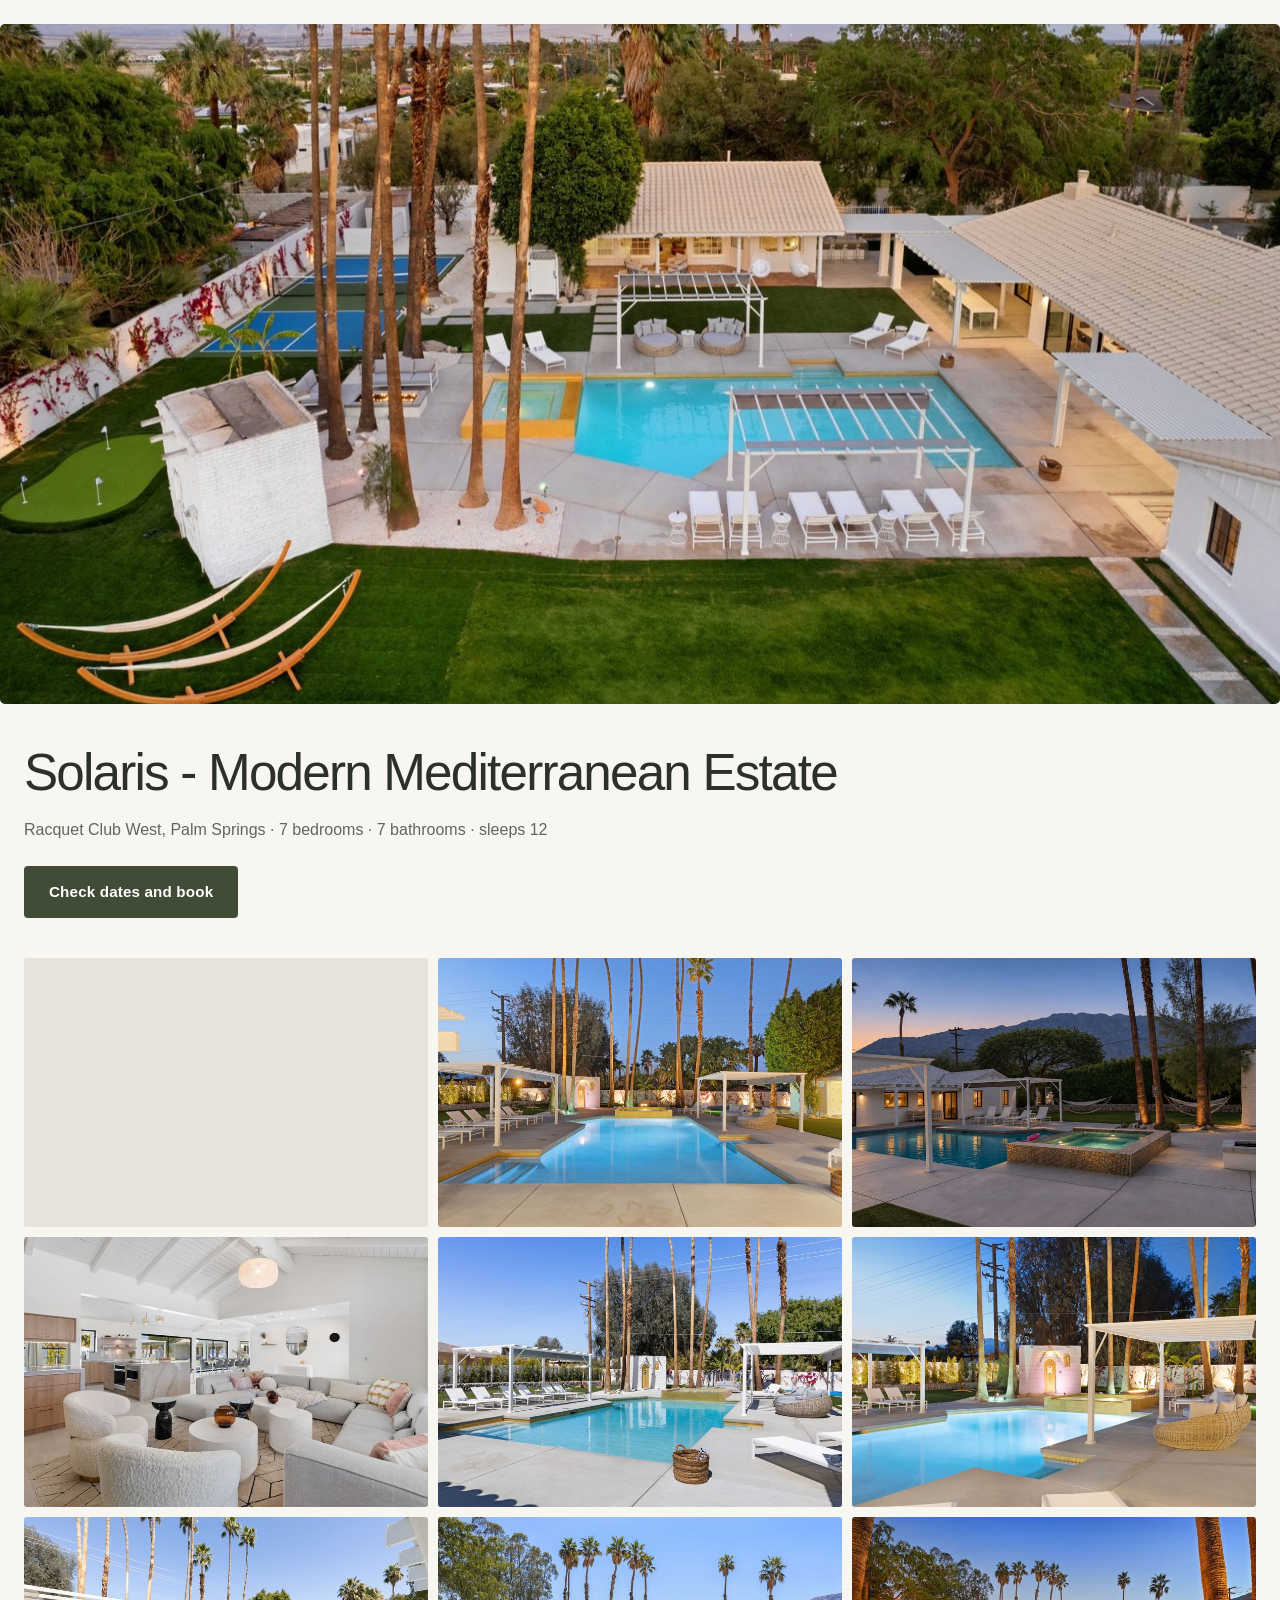
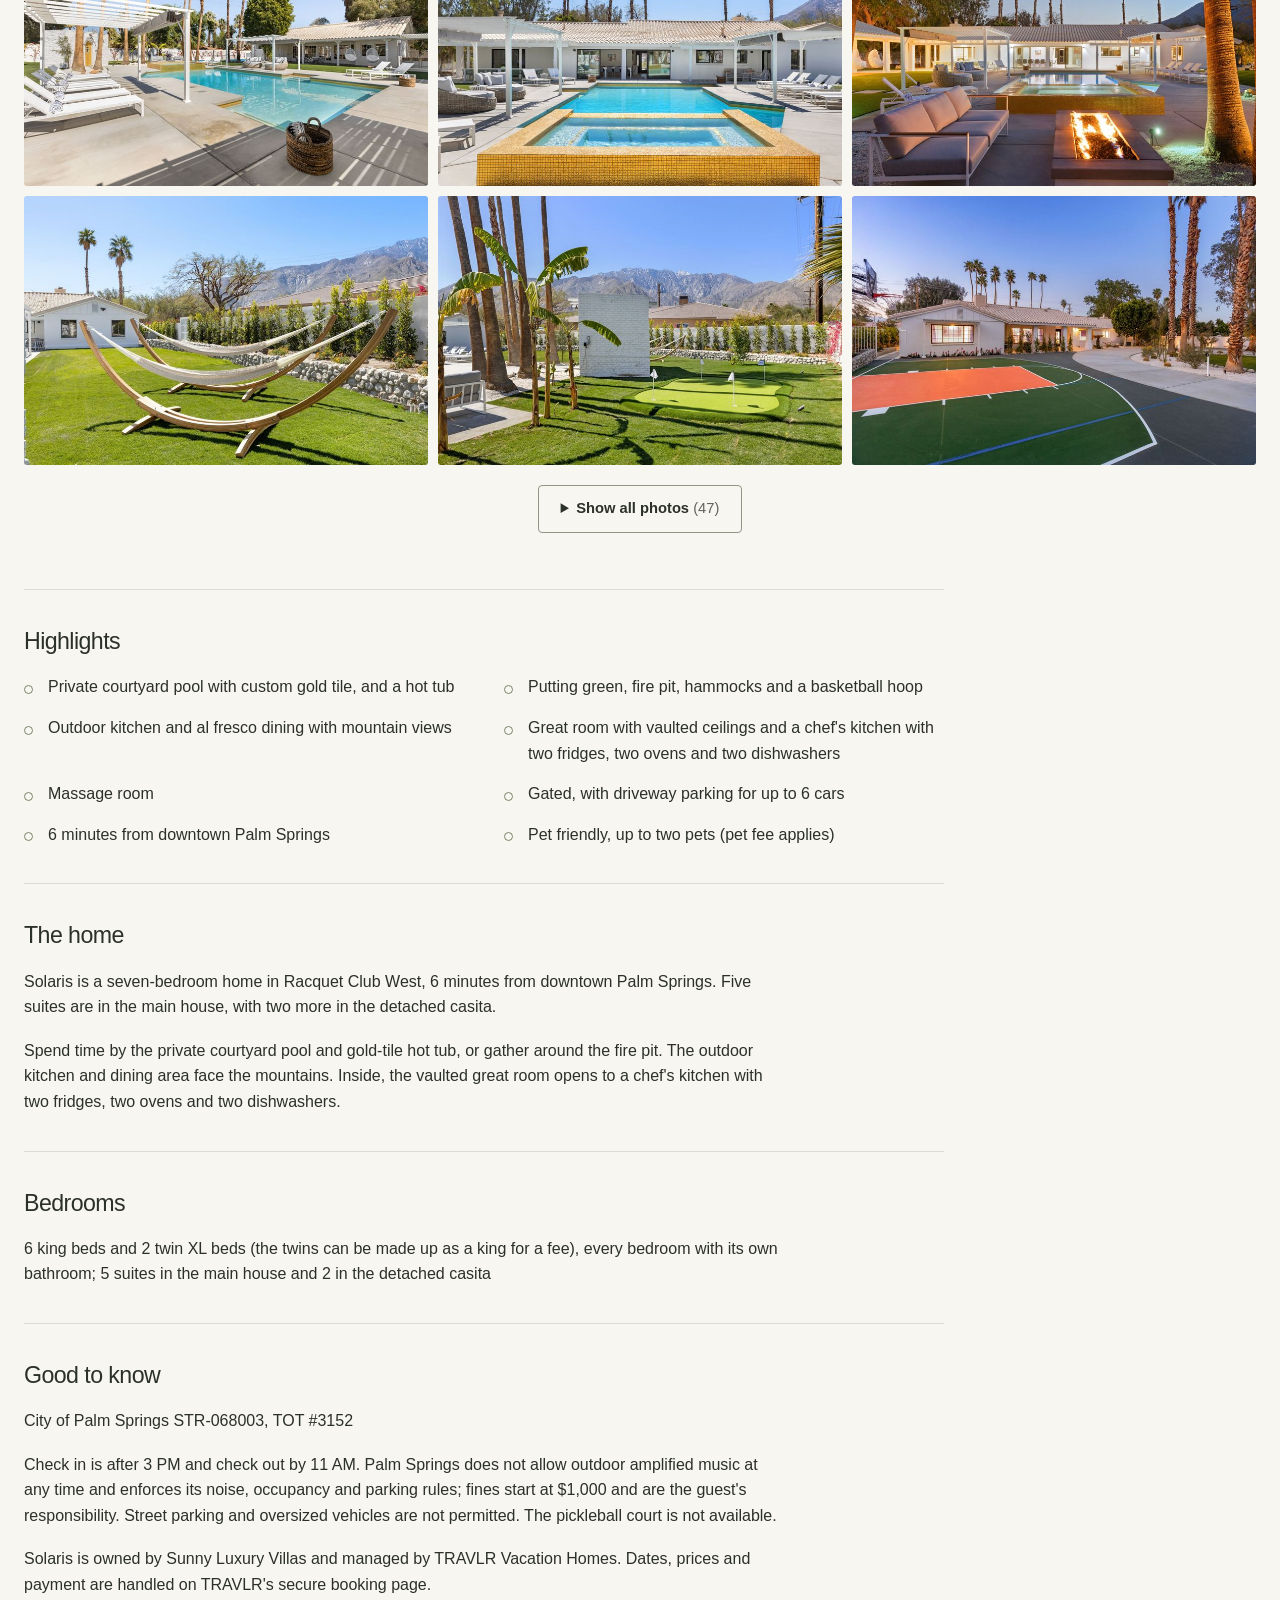
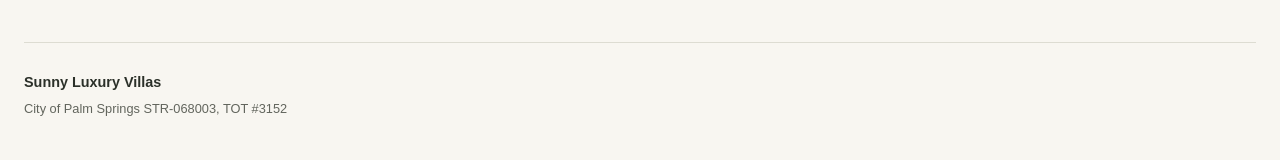
<file: index.html>
<!doctype html>
<html lang="en">
<head>
<meta charset="utf-8">
<meta name="viewport" content="width=device-width, initial-scale=1">
<meta name="robots" content="noindex,nofollow">
<title>Solaris - Modern Mediterranean Estate</title>
<meta name="description" content="7 bedrooms, 7 bathrooms, sleeps 12. Private courtyard pool, gold-tile spa and mountain views in Racquet Club West, Palm Springs.">
<link rel="canonical" href="https://stay.sunnyluxuryvillas.com/">
<meta property="og:type" content="website">
<meta property="og:site_name" content="Sunny Luxury Villas">
<meta property="og:title" content="Solaris - Modern Mediterranean Estate">
<meta property="og:description" content="7 bedrooms, 7 bathrooms, sleeps 12. Private courtyard pool, gold-tile spa and mountain views in Racquet Club West, Palm Springs.">
<meta property="og:url" content="https://stay.sunnyluxuryvillas.com/">
<meta property="og:image" content="https://stay.sunnyluxuryvillas.com/img/a01-1600.jpg">
<meta property="og:image:alt" content="Pool courtyard and pergolas at dusk">
<link rel="stylesheet" href="/site.css">
<script src="/config.js" defer></script>
<script src="/site.js" defer></script>
</head>
<body data-code="s0">
<main>
<a class="hero photo" data-photo="0" href="/img/a01-1600.jpg" aria-label="Open photo 1: Pool courtyard and pergolas at dusk">
<img src="/img/a01-800.jpg" srcset="/img/a01-800.jpg 800w, /img/a01-1600.jpg 1600w" sizes="(min-width: 1400px) 1360px, 100vw" width="1600" height="1065" alt="Pool courtyard and pergolas at dusk" loading="eager" decoding="async" fetchpriority="high">
</a>
<div class="page-body">
<section class="intro" aria-labelledby="home-title">
<h1 id="home-title">Solaris - Modern Mediterranean Estate</h1>
<p class="location">Racquet Club West, Palm Springs · 7 bedrooms · 7 bathrooms · sleeps 12</p>
<a class="book-button" data-book href="https://www.staytravlr.com/vacation-rental/solaris/?utm_source=sunnyluxuryvillas&amp;utm_medium=referral&amp;utm_campaign=solaris_pilot_2026_11&amp;utm_content=s0#availability">Check dates and book</a>
</section>
<section class="gallery" aria-label="Photos of Solaris">
<div class="photo-grid"><a class="photo" data-photo="0" href="/img/a01-1600.jpg" aria-label="Open photo 1: Pool courtyard and pergolas at dusk"><img src="/img/a01-800.jpg" srcset="/img/a01-800.jpg 800w, /img/a01-1600.jpg 1600w" sizes="(min-width: 1100px) 416px, (min-width: 700px) calc((100vw - 64px) / 3), calc((100vw - 40px) / 2)" width="1600" height="1065" alt="Pool courtyard and pergolas at dusk" loading="lazy" decoding="async"></a>
<a class="photo" data-photo="1" href="/img/a02-1600.jpg" aria-label="Open photo 2: Illuminated courtyard pool beneath tall palms"><img src="/img/a02-800.jpg" srcset="/img/a02-800.jpg 800w, /img/a02-1600.jpg 1600w" sizes="(min-width: 1100px) 416px, (min-width: 700px) calc((100vw - 64px) / 3), calc((100vw - 40px) / 2)" width="1622" height="1080" alt="Illuminated courtyard pool beneath tall palms" loading="lazy" decoding="async"></a>
<a class="photo" data-photo="2" href="/img/tree-Ra-1600.jpg" aria-label="Open photo 3: Courtyard pool and mountain skyline framed by a tree"><img src="/img/tree-Ra-800.jpg" srcset="/img/tree-Ra-800.jpg 800w, /img/tree-Ra-1600.jpg 1600w" sizes="(min-width: 1100px) 416px, (min-width: 700px) calc((100vw - 64px) / 3), calc((100vw - 40px) / 2)" width="1620" height="1080" alt="Courtyard pool and mountain skyline framed by a tree" loading="lazy" decoding="async"></a>
<a class="photo" data-photo="3" href="/img/a03-1600.jpg" aria-label="Open photo 4: Great room with vaulted ceilings and soft seating"><img src="/img/a03-800.jpg" srcset="/img/a03-800.jpg 800w, /img/a03-1600.jpg 1600w" sizes="(min-width: 1100px) 416px, (min-width: 700px) calc((100vw - 64px) / 3), calc((100vw - 40px) / 2)" width="1620" height="1080" alt="Great room with vaulted ceilings and soft seating" loading="lazy" decoding="async"></a>
<a class="photo" data-photo="4" href="/img/a04-1600.jpg" aria-label="Open photo 5: Sunny pool courtyard with shaded daybeds"><img src="/img/a04-800.jpg" srcset="/img/a04-800.jpg 800w, /img/a04-1600.jpg 1600w" sizes="(min-width: 1100px) 416px, (min-width: 700px) calc((100vw - 64px) / 3), calc((100vw - 40px) / 2)" width="1620" height="1080" alt="Sunny pool courtyard with shaded daybeds" loading="lazy" decoding="async"></a>
<a class="photo" data-photo="5" href="/img/a05-1600.jpg" aria-label="Open photo 6: Poolside pergolas and illuminated spa at dusk"><img src="/img/a05-800.jpg" srcset="/img/a05-800.jpg 800w, /img/a05-1600.jpg 1600w" sizes="(min-width: 1100px) 416px, (min-width: 700px) calc((100vw - 64px) / 3), calc((100vw - 40px) / 2)" width="1620" height="1080" alt="Poolside pergolas and illuminated spa at dusk" loading="lazy" decoding="async"></a>
<a class="photo" data-photo="6" href="/img/a06-1600.jpg" aria-label="Open photo 7: Pool terrace with loungers and white pergolas"><img src="/img/a06-800.jpg" srcset="/img/a06-800.jpg 800w, /img/a06-1600.jpg 1600w" sizes="(min-width: 1100px) 416px, (min-width: 700px) calc((100vw - 64px) / 3), calc((100vw - 40px) / 2)" width="1620" height="1080" alt="Pool terrace with loungers and white pergolas" loading="lazy" decoding="async"></a>
<a class="photo" data-photo="7" href="/img/a07-1600.jpg" aria-label="Open photo 8: Gold-tile spa overlooking the courtyard pool"><img src="/img/a07-800.jpg" srcset="/img/a07-800.jpg 800w, /img/a07-1600.jpg 1600w" sizes="(min-width: 1100px) 416px, (min-width: 700px) calc((100vw - 64px) / 3), calc((100vw - 40px) / 2)" width="1620" height="1080" alt="Gold-tile spa overlooking the courtyard pool" loading="lazy" decoding="async"></a>
<a class="photo" data-photo="8" href="/img/a08-1600.jpg" aria-label="Open photo 9: Fire pit lounge beside the pool at dusk"><img src="/img/a08-800.jpg" srcset="/img/a08-800.jpg 800w, /img/a08-1600.jpg 1600w" sizes="(min-width: 1100px) 416px, (min-width: 700px) calc((100vw - 64px) / 3), calc((100vw - 40px) / 2)" width="1620" height="1080" alt="Fire pit lounge beside the pool at dusk" loading="lazy" decoding="async"></a>
<a class="photo" data-photo="9" href="/img/a09-1600.jpg" aria-label="Open photo 10: Hammocks on the lawn with mountain views"><img src="/img/a09-800.jpg" srcset="/img/a09-800.jpg 800w, /img/a09-1600.jpg 1600w" sizes="(min-width: 1100px) 416px, (min-width: 700px) calc((100vw - 64px) / 3), calc((100vw - 40px) / 2)" width="1620" height="1080" alt="Hammocks on the lawn with mountain views" loading="lazy" decoding="async"></a>
<a class="photo" data-photo="10" href="/img/a10-1600.jpg" aria-label="Open photo 11: Putting green with mountain views"><img src="/img/a10-800.jpg" srcset="/img/a10-800.jpg 800w, /img/a10-1600.jpg 1600w" sizes="(min-width: 1100px) 416px, (min-width: 700px) calc((100vw - 64px) / 3), calc((100vw - 40px) / 2)" width="1620" height="1080" alt="Putting green with mountain views" loading="lazy" decoding="async"></a>
<a class="photo" data-photo="11" href="/img/a11-1600.jpg" aria-label="Open photo 12: Basketball court beside the house at dusk"><img src="/img/a11-800.jpg" srcset="/img/a11-800.jpg 800w, /img/a11-1600.jpg 1600w" sizes="(min-width: 1100px) 416px, (min-width: 700px) calc((100vw - 64px) / 3), calc((100vw - 40px) / 2)" width="1620" height="1080" alt="Basketball court beside the house at dusk" loading="lazy" decoding="async"></a></div>
<details class="more-photos">
<summary>Show all photos <span>(47)</span></summary>
<div class="photo-grid"><a class="photo" data-photo="12" href="/img/a12-1600.jpg" aria-label="Open photo 13: Basketball court and white pergolas in daylight"><img src="/img/a12-800.jpg" srcset="/img/a12-800.jpg 800w, /img/a12-1600.jpg 1600w" sizes="(min-width: 1100px) 416px, (min-width: 700px) calc((100vw - 64px) / 3), calc((100vw - 40px) / 2)" width="1620" height="1080" alt="Basketball court and white pergolas in daylight" loading="lazy" decoding="async"></a>
<a class="photo" data-photo="13" href="/img/a13-1600.jpg" aria-label="Open photo 14: Covered outdoor kitchen and dining area at dusk"><img src="/img/a13-800.jpg" srcset="/img/a13-800.jpg 800w, /img/a13-1600.jpg 1600w" sizes="(min-width: 1100px) 416px, (min-width: 700px) calc((100vw - 64px) / 3), calc((100vw - 40px) / 2)" width="1620" height="1080" alt="Covered outdoor kitchen and dining area at dusk" loading="lazy" decoding="async"></a>
<a class="photo" data-photo="14" href="/img/a14-1600.jpg" aria-label="Open photo 15: Covered outdoor lounge overlooking the pool"><img src="/img/a14-800.jpg" srcset="/img/a14-800.jpg 800w, /img/a14-1600.jpg 1600w" sizes="(min-width: 1100px) 416px, (min-width: 700px) calc((100vw - 64px) / 3), calc((100vw - 40px) / 2)" width="1620" height="1080" alt="Covered outdoor lounge overlooking the pool" loading="lazy" decoding="async"></a>
<a class="photo" data-photo="15" href="/img/a15-1600.jpg" aria-label="Open photo 16: Lawn and hanging chairs beside the house"><img src="/img/a15-800.jpg" srcset="/img/a15-800.jpg 800w, /img/a15-1600.jpg 1600w" sizes="(min-width: 1100px) 416px, (min-width: 700px) calc((100vw - 64px) / 3), calc((100vw - 40px) / 2)" width="1620" height="1080" alt="Lawn and hanging chairs beside the house" loading="lazy" decoding="async"></a>
<a class="photo" data-photo="16" href="/img/a16-1600.jpg" aria-label="Open photo 17: Outdoor dining table beneath a white pergola"><img src="/img/a16-800.jpg" srcset="/img/a16-800.jpg 800w, /img/a16-1600.jpg 1600w" sizes="(min-width: 1100px) 416px, (min-width: 700px) calc((100vw - 64px) / 3), calc((100vw - 40px) / 2)" width="1620" height="1080" alt="Outdoor dining table beneath a white pergola" loading="lazy" decoding="async"></a>
<a class="photo" data-photo="17" href="/img/a17-1600.jpg" aria-label="Open photo 18: Illuminated outdoor kitchen and courtyard at dusk"><img src="/img/a17-800.jpg" srcset="/img/a17-800.jpg 800w, /img/a17-1600.jpg 1600w" sizes="(min-width: 1100px) 416px, (min-width: 700px) calc((100vw - 64px) / 3), calc((100vw - 40px) / 2)" width="1620" height="1080" alt="Illuminated outdoor kitchen and courtyard at dusk" loading="lazy" decoding="async"></a>
<a class="photo" data-photo="18" href="/img/a18-1600.jpg" aria-label="Open photo 19: Garden lawn and shaded hanging chairs"><img src="/img/a18-800.jpg" srcset="/img/a18-800.jpg 800w, /img/a18-1600.jpg 1600w" sizes="(min-width: 1100px) 416px, (min-width: 700px) calc((100vw - 64px) / 3), calc((100vw - 40px) / 2)" width="1620" height="1080" alt="Garden lawn and shaded hanging chairs" loading="lazy" decoding="async"></a>
<a class="photo" data-photo="19" href="/img/a19-1600.jpg" aria-label="Open photo 20: Great room seating beside the open kitchen"><img src="/img/a19-800.jpg" srcset="/img/a19-800.jpg 800w, /img/a19-1600.jpg 1600w" sizes="(min-width: 1100px) 416px, (min-width: 700px) calc((100vw - 64px) / 3), calc((100vw - 40px) / 2)" width="1620" height="1080" alt="Great room seating beside the open kitchen" loading="lazy" decoding="async"></a>
<a class="photo" data-photo="20" href="/img/a20-1600.jpg" aria-label="Open photo 21: Chef&#x27;s kitchen with island seating"><img src="/img/a20-800.jpg" srcset="/img/a20-800.jpg 800w, /img/a20-1600.jpg 1600w" sizes="(min-width: 1100px) 416px, (min-width: 700px) calc((100vw - 64px) / 3), calc((100vw - 40px) / 2)" width="1620" height="1080" alt="Chef&#x27;s kitchen with island seating" loading="lazy" decoding="async"></a>
<a class="photo" data-photo="21" href="/img/a21-1600.jpg" aria-label="Open photo 22: Dining area with garden access"><img src="/img/a21-800.jpg" srcset="/img/a21-800.jpg 800w, /img/a21-1600.jpg 1600w" sizes="(min-width: 1100px) 416px, (min-width: 700px) calc((100vw - 64px) / 3), calc((100vw - 40px) / 2)" width="1620" height="1080" alt="Dining area with garden access" loading="lazy" decoding="async"></a>
<a class="photo" data-photo="22" href="/img/a22-1600.jpg" aria-label="Open photo 23: Guest bathroom with wall-mounted sink"><img src="/img/a22-800.jpg" srcset="/img/a22-800.jpg 800w, /img/a22-1600.jpg 1600w" sizes="(min-width: 1100px) 416px, (min-width: 700px) calc((100vw - 64px) / 3), calc((100vw - 40px) / 2)" width="1620" height="1080" alt="Guest bathroom with wall-mounted sink" loading="lazy" decoding="async"></a>
<a class="photo" data-photo="23" href="/img/a23-1600.jpg" aria-label="Open photo 24: Suite sitting area with timber ceiling and fireplace"><img src="/img/a23-800.jpg" srcset="/img/a23-800.jpg 800w, /img/a23-1600.jpg 1600w" sizes="(min-width: 1100px) 416px, (min-width: 700px) calc((100vw - 64px) / 3), calc((100vw - 40px) / 2)" width="1620" height="1080" alt="Suite sitting area with timber ceiling and fireplace" loading="lazy" decoding="async"></a>
<a class="photo" data-photo="24" href="/img/a24-1600.jpg" aria-label="Open photo 25: Bedroom with timber ceiling and garden access"><img src="/img/a24-800.jpg" srcset="/img/a24-800.jpg 800w, /img/a24-1600.jpg 1600w" sizes="(min-width: 1100px) 416px, (min-width: 700px) calc((100vw - 64px) / 3), calc((100vw - 40px) / 2)" width="1620" height="1080" alt="Bedroom with timber ceiling and garden access" loading="lazy" decoding="async"></a>
<a class="photo" data-photo="25" href="/img/a25-1600.jpg" aria-label="Open photo 26: Bathroom with glass shower and round mirror"><img src="/img/a25-800.jpg" srcset="/img/a25-800.jpg 800w, /img/a25-1600.jpg 1600w" sizes="(min-width: 1100px) 416px, (min-width: 700px) calc((100vw - 64px) / 3), calc((100vw - 40px) / 2)" width="1620" height="1080" alt="Bathroom with glass shower and round mirror" loading="lazy" decoding="async"></a>
<a class="photo" data-photo="26" href="/img/a26-1600.jpg" aria-label="Open photo 27: Twin bedroom with patterned wallpaper"><img src="/img/a26-800.jpg" srcset="/img/a26-800.jpg 800w, /img/a26-1600.jpg 1600w" sizes="(min-width: 1100px) 416px, (min-width: 700px) calc((100vw - 64px) / 3), calc((100vw - 40px) / 2)" width="1620" height="1080" alt="Twin bedroom with patterned wallpaper" loading="lazy" decoding="async"></a>
<a class="photo" data-photo="27" href="/img/a27-1600.jpg" aria-label="Open photo 28: Twin beds with yellow accent pillows"><img src="/img/a27-800.jpg" srcset="/img/a27-800.jpg 800w, /img/a27-1600.jpg 1600w" sizes="(min-width: 1100px) 416px, (min-width: 700px) calc((100vw - 64px) / 3), calc((100vw - 40px) / 2)" width="1620" height="1080" alt="Twin beds with yellow accent pillows" loading="lazy" decoding="async"></a>
<a class="photo" data-photo="28" href="/img/a28-1600.jpg" aria-label="Open photo 29: Bathroom with marble shower and tub"><img src="/img/a28-800.jpg" srcset="/img/a28-800.jpg 800w, /img/a28-1600.jpg 1600w" sizes="(min-width: 1100px) 416px, (min-width: 700px) calc((100vw - 64px) / 3), calc((100vw - 40px) / 2)" width="1620" height="1080" alt="Bathroom with marble shower and tub" loading="lazy" decoding="async"></a>
<a class="photo" data-photo="29" href="/img/a29-1600.jpg" aria-label="Open photo 30: Bedroom with cactus mural and garden doors"><img src="/img/a29-800.jpg" srcset="/img/a29-800.jpg 800w, /img/a29-1600.jpg 1600w" sizes="(min-width: 1100px) 416px, (min-width: 700px) calc((100vw - 64px) / 3), calc((100vw - 40px) / 2)" width="1620" height="1080" alt="Bedroom with cactus mural and garden doors" loading="lazy" decoding="async"></a>
<a class="photo" data-photo="30" href="/img/a30-1600.jpg" aria-label="Open photo 31: Bed framed by a cactus mural"><img src="/img/a30-800.jpg" srcset="/img/a30-800.jpg 800w, /img/a30-1600.jpg 1600w" sizes="(min-width: 1100px) 416px, (min-width: 700px) calc((100vw - 64px) / 3), calc((100vw - 40px) / 2)" width="1620" height="1080" alt="Bed framed by a cactus mural" loading="lazy" decoding="async"></a>
<a class="photo" data-photo="31" href="/img/a31-1600.jpg" aria-label="Open photo 32: Bathroom with glass shower and round vanity mirror"><img src="/img/a31-800.jpg" srcset="/img/a31-800.jpg 800w, /img/a31-1600.jpg 1600w" sizes="(min-width: 1100px) 416px, (min-width: 700px) calc((100vw - 64px) / 3), calc((100vw - 40px) / 2)" width="1620" height="1080" alt="Bathroom with glass shower and round vanity mirror" loading="lazy" decoding="async"></a>
<a class="photo" data-photo="32" href="/img/a32-1600.jpg" aria-label="Open photo 33: Bedroom with wood floors and garden doors"><img src="/img/a32-800.jpg" srcset="/img/a32-800.jpg 800w, /img/a32-1600.jpg 1600w" sizes="(min-width: 1100px) 416px, (min-width: 700px) calc((100vw - 64px) / 3), calc((100vw - 40px) / 2)" width="1620" height="1080" alt="Bedroom with wood floors and garden doors" loading="lazy" decoding="async"></a>
<a class="photo" data-photo="33" href="/img/a33-1600.jpg" aria-label="Open photo 34: Bedroom with floral wallpaper and garden access"><img src="/img/a33-800.jpg" srcset="/img/a33-800.jpg 800w, /img/a33-1600.jpg 1600w" sizes="(min-width: 1100px) 416px, (min-width: 700px) calc((100vw - 64px) / 3), calc((100vw - 40px) / 2)" width="1620" height="1080" alt="Bedroom with floral wallpaper and garden access" loading="lazy" decoding="async"></a>
<a class="photo" data-photo="34" href="/img/a34-1600.jpg" aria-label="Open photo 35: Bathroom with wood vanity and glass shower"><img src="/img/a34-800.jpg" srcset="/img/a34-800.jpg 800w, /img/a34-1600.jpg 1600w" sizes="(min-width: 1100px) 416px, (min-width: 700px) calc((100vw - 64px) / 3), calc((100vw - 40px) / 2)" width="1620" height="1080" alt="Bathroom with wood vanity and glass shower" loading="lazy" decoding="async"></a>
<a class="photo" data-photo="35" href="/img/a35-1600.jpg" aria-label="Open photo 36: Bedroom with dark accent wall and bench"><img src="/img/a35-800.jpg" srcset="/img/a35-800.jpg 800w, /img/a35-1600.jpg 1600w" sizes="(min-width: 1100px) 416px, (min-width: 700px) calc((100vw - 64px) / 3), calc((100vw - 40px) / 2)" width="1620" height="1080" alt="Bedroom with dark accent wall and bench" loading="lazy" decoding="async"></a>
<a class="photo" data-photo="36" href="/img/a36-1600.jpg" aria-label="Open photo 37: Bathroom with round mirror and glass shower"><img src="/img/a36-800.jpg" srcset="/img/a36-800.jpg 800w, /img/a36-1600.jpg 1600w" sizes="(min-width: 1100px) 416px, (min-width: 700px) calc((100vw - 64px) / 3), calc((100vw - 40px) / 2)" width="1620" height="1080" alt="Bathroom with round mirror and glass shower" loading="lazy" decoding="async"></a>
<a class="photo" data-photo="37" href="/img/a37-1600.jpg" aria-label="Open photo 38: Casita sitting area with fireplace and vaulted ceiling"><img src="/img/a37-800.jpg" srcset="/img/a37-800.jpg 800w, /img/a37-1600.jpg 1600w" sizes="(min-width: 1100px) 416px, (min-width: 700px) calc((100vw - 64px) / 3), calc((100vw - 40px) / 2)" width="1620" height="1080" alt="Casita sitting area with fireplace and vaulted ceiling" loading="lazy" decoding="async"></a>
<a class="photo" data-photo="38" href="/img/a38-1600.jpg" aria-label="Open photo 39: Casita lounge with sofas and garden doors"><img src="/img/a38-800.jpg" srcset="/img/a38-800.jpg 800w, /img/a38-1600.jpg 1600w" sizes="(min-width: 1100px) 416px, (min-width: 700px) calc((100vw - 64px) / 3), calc((100vw - 40px) / 2)" width="1620" height="1080" alt="Casita lounge with sofas and garden doors" loading="lazy" decoding="async"></a>
<a class="photo" data-photo="39" href="/img/a39-1600.jpg" aria-label="Open photo 40: Bedroom with coral patterned wallpaper"><img src="/img/a39-800.jpg" srcset="/img/a39-800.jpg 800w, /img/a39-1600.jpg 1600w" sizes="(min-width: 1100px) 416px, (min-width: 700px) calc((100vw - 64px) / 3), calc((100vw - 40px) / 2)" width="1620" height="1080" alt="Bedroom with coral patterned wallpaper" loading="lazy" decoding="async"></a>
<a class="photo" data-photo="40" href="/img/a41-1600.jpg" aria-label="Open photo 41: Bathroom with black shower fittings"><img src="/img/a41-800.jpg" srcset="/img/a41-800.jpg 800w, /img/a41-1600.jpg 1600w" sizes="(min-width: 1100px) 416px, (min-width: 700px) calc((100vw - 64px) / 3), calc((100vw - 40px) / 2)" width="1620" height="1080" alt="Bathroom with black shower fittings" loading="lazy" decoding="async"></a>
<a class="photo" data-photo="41" href="/img/a42-1600.jpg" aria-label="Open photo 42: Bedroom with patterned accent wall and vaulted ceiling"><img src="/img/a42-800.jpg" srcset="/img/a42-800.jpg 800w, /img/a42-1600.jpg 1600w" sizes="(min-width: 1100px) 416px, (min-width: 700px) calc((100vw - 64px) / 3), calc((100vw - 40px) / 2)" width="1620" height="1080" alt="Bedroom with patterned accent wall and vaulted ceiling" loading="lazy" decoding="async"></a>
<a class="photo" data-photo="42" href="/img/a43-1600.jpg" aria-label="Open photo 43: Bedroom with fireplace and freestanding tub"><img src="/img/a43-800.jpg" srcset="/img/a43-800.jpg 800w, /img/a43-1600.jpg 1600w" sizes="(min-width: 1100px) 416px, (min-width: 700px) calc((100vw - 64px) / 3), calc((100vw - 40px) / 2)" width="1620" height="1080" alt="Bedroom with fireplace and freestanding tub" loading="lazy" decoding="async"></a>
<a class="photo" data-photo="43" href="/img/a44-1600.jpg" aria-label="Open photo 44: Bathroom with freestanding tub and glass shower"><img src="/img/a44-800.jpg" srcset="/img/a44-800.jpg 800w, /img/a44-1600.jpg 1600w" sizes="(min-width: 1100px) 416px, (min-width: 700px) calc((100vw - 64px) / 3), calc((100vw - 40px) / 2)" width="1620" height="1080" alt="Bathroom with freestanding tub and glass shower" loading="lazy" decoding="async"></a>
<a class="photo" data-photo="44" href="/img/a45-1600.jpg" aria-label="Open photo 45: Bright bathroom with freestanding tub and wood vanity"><img src="/img/a45-800.jpg" srcset="/img/a45-800.jpg 800w, /img/a45-1600.jpg 1600w" sizes="(min-width: 1100px) 416px, (min-width: 700px) calc((100vw - 64px) / 3), calc((100vw - 40px) / 2)" width="1620" height="1080" alt="Bright bathroom with freestanding tub and wood vanity" loading="lazy" decoding="async"></a>
<a class="photo" data-photo="45" href="/img/a46-1600.jpg" aria-label="Open photo 46: Massage room with treatment table"><img src="/img/a46-800.jpg" srcset="/img/a46-800.jpg 800w, /img/a46-1600.jpg 1600w" sizes="(min-width: 1100px) 416px, (min-width: 700px) calc((100vw - 64px) / 3), calc((100vw - 40px) / 2)" width="1620" height="1080" alt="Massage room with treatment table" loading="lazy" decoding="async"></a>
<a class="photo" data-photo="46" href="/img/a47-1600.jpg" aria-label="Open photo 47: Walk-in shower with black fittings"><img src="/img/a47-800.jpg" srcset="/img/a47-800.jpg 800w, /img/a47-1600.jpg 1600w" sizes="(min-width: 1100px) 416px, (min-width: 700px) calc((100vw - 64px) / 3), calc((100vw - 40px) / 2)" width="1620" height="1080" alt="Walk-in shower with black fittings" loading="lazy" decoding="async"></a></div>
</details>
</section>
<div class="home-details">
<section aria-labelledby="highlights-title"><h2 id="highlights-title">Highlights</h2>
<ul class="highlights"><li>Private courtyard pool with custom gold tile, and a hot tub</li><li>Putting green, fire pit, hammocks and a basketball hoop</li><li>Outdoor kitchen and al fresco dining with mountain views</li><li>Great room with vaulted ceilings and a chef&#x27;s kitchen with two fridges, two ovens and two dishwashers</li><li>Massage room</li><li>Gated, with driveway parking for up to 6 cars</li><li>6 minutes from downtown Palm Springs</li><li>Pet friendly, up to two pets (pet fee applies)</li></ul></section>
<section aria-labelledby="about-title"><h2 id="about-title">The home</h2>
<p>Solaris is a seven-bedroom home in Racquet Club West, 6 minutes from downtown Palm Springs. Five suites are in the main house, with two more in the detached casita.</p>
<p>Spend time by the private courtyard pool and gold-tile hot tub, or gather around the fire pit. The outdoor kitchen and dining area face the mountains. Inside, the vaulted great room opens to a chef's kitchen with two fridges, two ovens and two dishwashers.</p>
</section>
<section aria-labelledby="bedrooms-title"><h2 id="bedrooms-title">Bedrooms</h2>
<p>6 king beds and 2 twin XL beds (the twins can be made up as a king for a fee), every bedroom with its own bathroom; 5 suites in the main house and 2 in the detached casita</p></section>
<section aria-labelledby="know-title"><h2 id="know-title">Good to know</h2>
<p>City of Palm Springs STR-068003, TOT #3152</p>
<p>Check in is after 3 PM and check out by 11 AM. Palm Springs does not allow outdoor amplified music at any time and enforces its noise, occupancy and parking rules; fines start at $1,000 and are the guest&#x27;s responsibility. Street parking and oversized vehicles are not permitted. The pickleball court is not available.</p>
<p>Solaris is owned by Sunny Luxury Villas and managed by TRAVLR Vacation Homes. Dates, prices and payment are handled on TRAVLR&#x27;s secure booking page.</p></section>
</div>
<footer><p>Sunny Luxury Villas</p><p>City of Palm Springs STR-068003, TOT #3152</p></footer>
</div>
</main>
<div class="mobile-book"><a class="book-button" data-book href="https://www.staytravlr.com/vacation-rental/solaris/?utm_source=sunnyluxuryvillas&amp;utm_medium=referral&amp;utm_campaign=solaris_pilot_2026_11&amp;utm_content=s0#availability">Check dates and book</a></div>
<dialog class="viewer" aria-label="Photo gallery">
<div class="viewer-top"><p id="photo-count" aria-live="polite"></p><button type="button" class="viewer-close" aria-label="Close photo gallery" autofocus>Close <span aria-hidden="true">×</span></button></div>
<div class="viewer-stage"><button type="button" class="viewer-prev" aria-label="Previous photo">&#8249;</button><div id="viewer-image"></div><button type="button" class="viewer-next" aria-label="Next photo">&#8250;</button></div>
<div class="viewer-bottom"><p id="photo-caption" aria-live="polite"></p><p class="viewer-help">Swipe or use the arrow keys to browse</p></div>
</dialog>
</body>
</html>
</file>
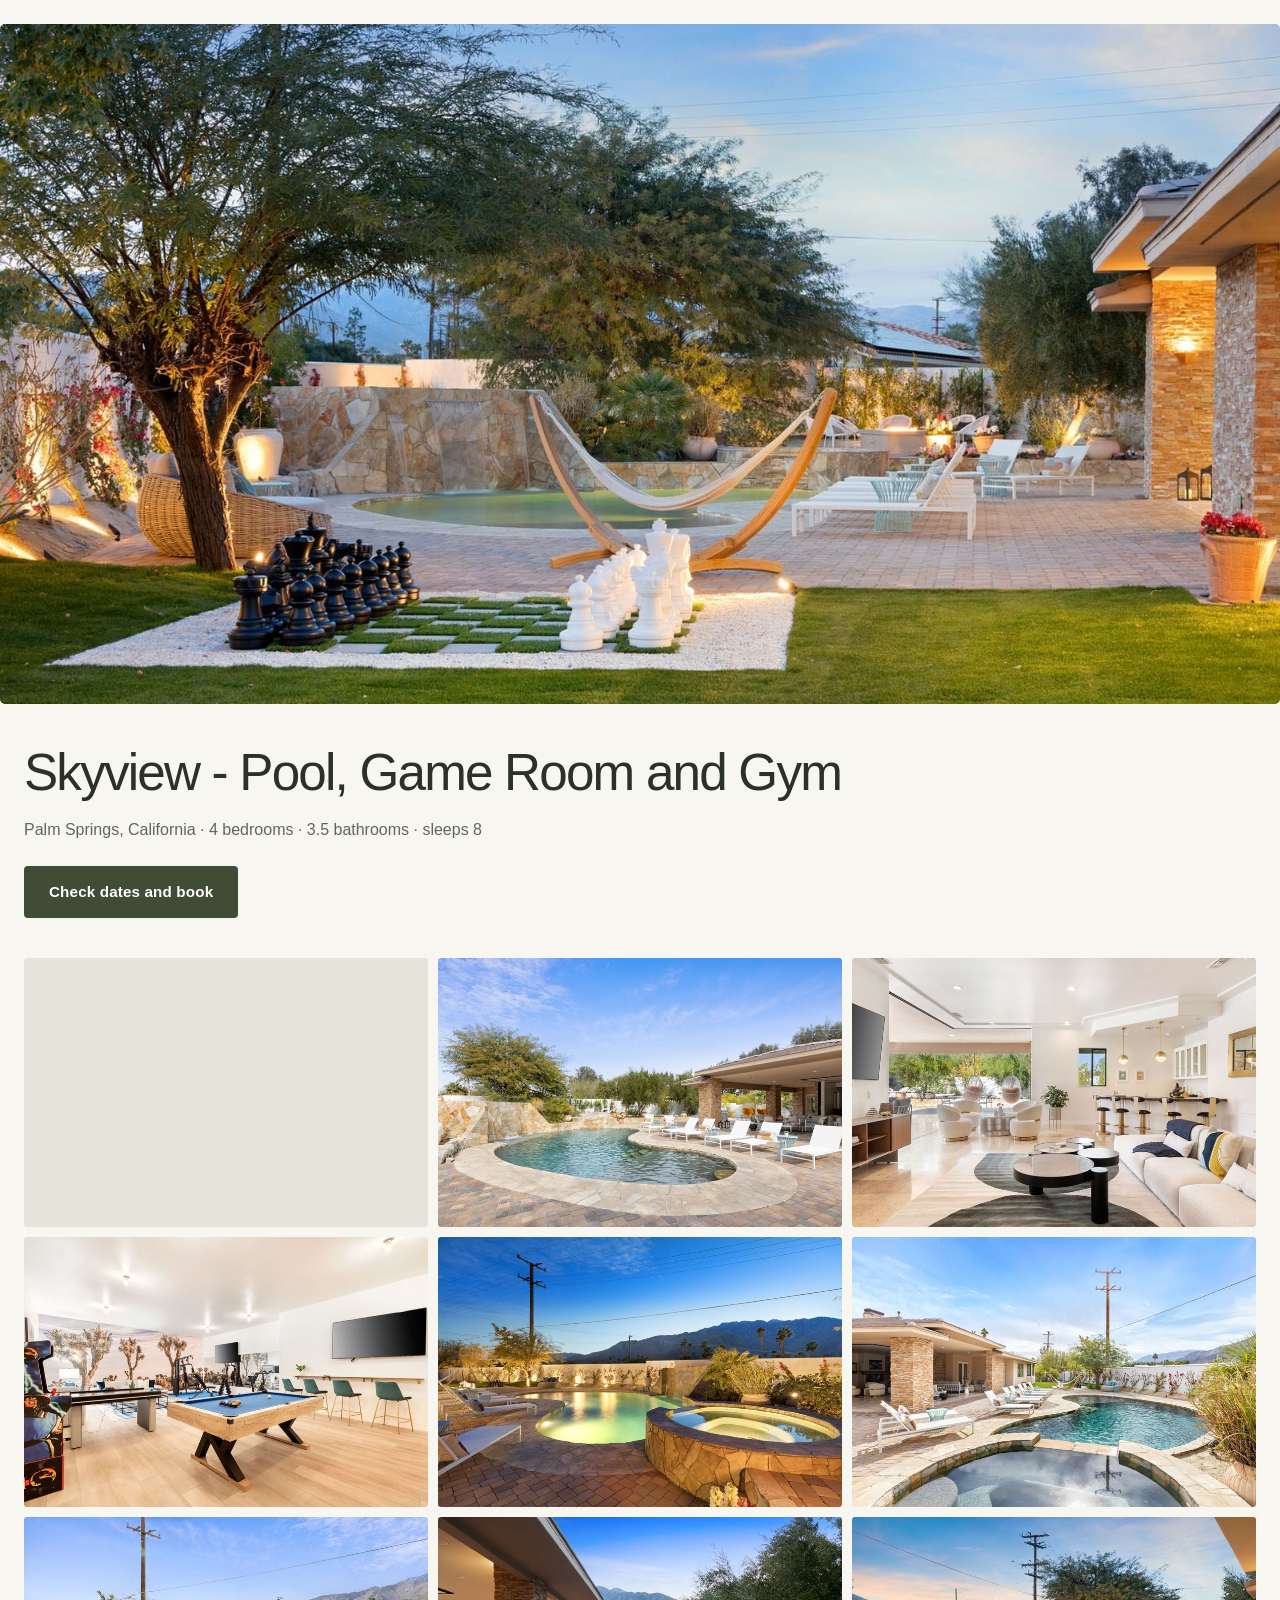
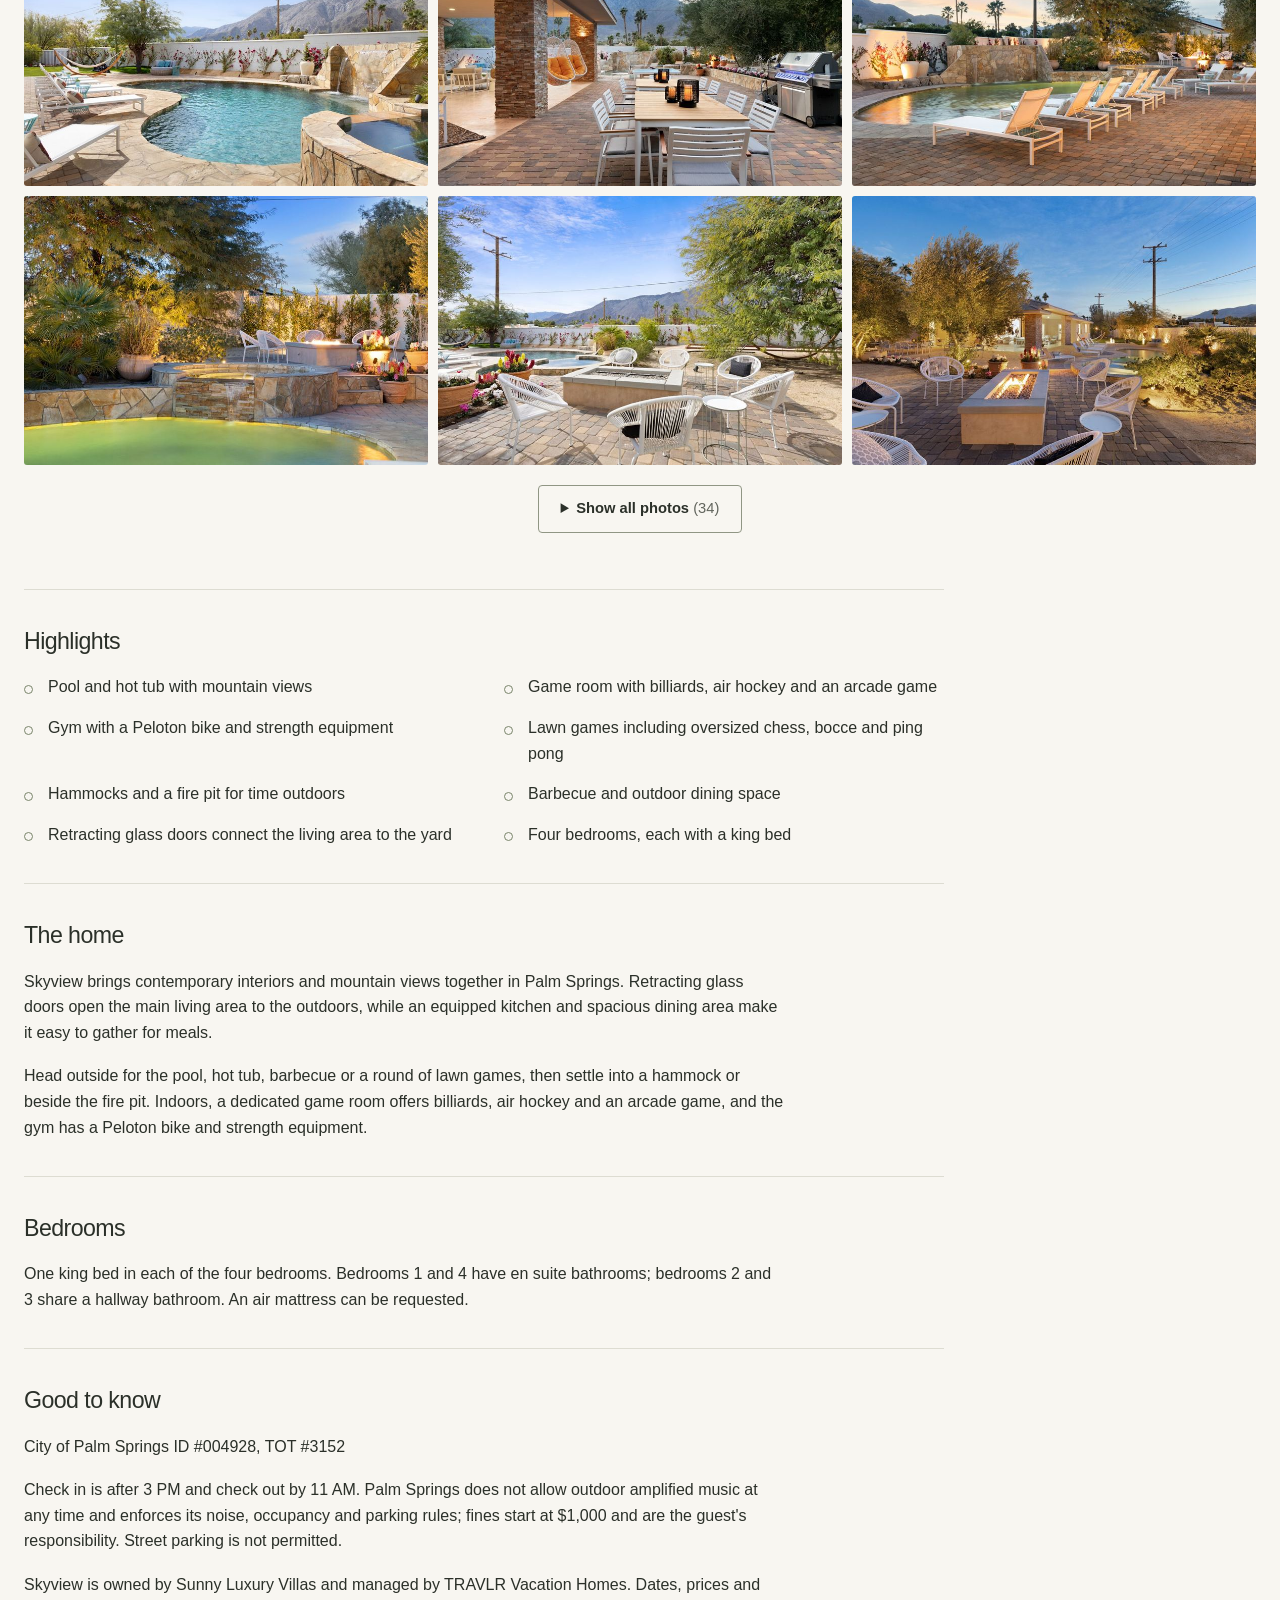
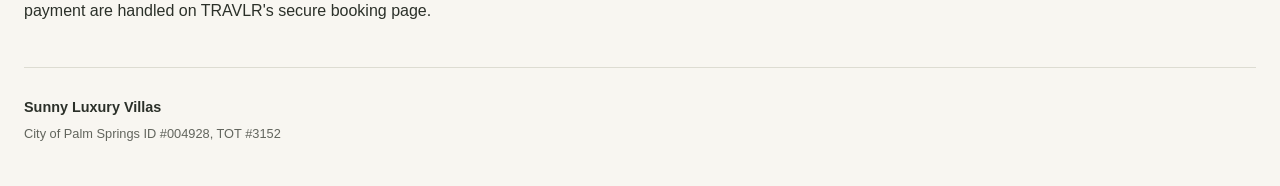
<file: skyview/index.html>
<!doctype html>
<html lang="en">
<head>
<meta charset="utf-8">
<meta name="viewport" content="width=device-width, initial-scale=1">
<meta name="robots" content="noindex,nofollow">
<title>Skyview - Pool, Game Room and Gym</title>
<meta name="description" content="4 bedrooms, 3.5 bathrooms, sleeps 8. Pool, hot tub, game room and gym with a Peloton bike in Palm Springs.">
<link rel="canonical" href="https://stay.sunnyluxuryvillas.com/skyview/">
<meta property="og:type" content="website">
<meta property="og:site_name" content="Sunny Luxury Villas">
<meta property="og:title" content="Skyview - Pool, Game Room and Gym">
<meta property="og:description" content="4 bedrooms, 3.5 bathrooms, sleeps 8. Pool, hot tub, game room and gym with a Peloton bike in Palm Springs.">
<meta property="og:url" content="https://stay.sunnyluxuryvillas.com/skyview/">
<meta property="og:image" content="https://stay.sunnyluxuryvillas.com/img/sky-b01-1600.jpg">
<meta property="og:image:alt" content="Oversized chess set and hammocks in the yard">
<link rel="stylesheet" href="/site.css">
<script src="/skyview/config.js" defer></script>
<script src="/site.js" defer></script>
</head>
<body data-code="k1">
<main>
<a class="hero photo" data-photo="0" href="/img/sky-b01-1600.jpg" aria-label="Open photo 1: Oversized chess set and hammocks in the yard">
<img src="/img/sky-b01-800.jpg" srcset="/img/sky-b01-800.jpg 800w, /img/sky-b01-1600.jpg 1600w" sizes="(min-width: 1400px) 1360px, 100vw" width="1620" height="1080" alt="Oversized chess set and hammocks in the yard" loading="eager" decoding="async" fetchpriority="high">
</a>
<div class="page-body">
<section class="intro" aria-labelledby="home-title">
<h1 id="home-title">Skyview - Pool, Game Room and Gym</h1>
<p class="location">Palm Springs, California · 4 bedrooms · 3.5 bathrooms · sleeps 8</p>
<a class="book-button" data-book href="https://www.staytravlr.com/vacation-rental/skyview/?utm_source=sunnyluxuryvillas&amp;utm_medium=referral&amp;utm_campaign=skyview_cover_2026_11&amp;utm_content=k1#availability">Check dates and book</a>
</section>
<section class="gallery" aria-label="Photos of Skyview">
<div class="photo-grid"><a class="photo" data-photo="0" href="/img/sky-b01-1600.jpg" aria-label="Open photo 1: Oversized chess set and hammocks in the yard"><img src="/img/sky-b01-800.jpg" srcset="/img/sky-b01-800.jpg 800w, /img/sky-b01-1600.jpg 1600w" sizes="(min-width: 1100px) 416px, (min-width: 700px) calc((100vw - 64px) / 3), calc((100vw - 40px) / 2)" width="1620" height="1080" alt="Oversized chess set and hammocks in the yard" loading="lazy" decoding="async"></a>
<a class="photo" data-photo="1" href="/img/sky-b02-1600.jpg" aria-label="Open photo 2: Pool terrace with loungers in the sun"><img src="/img/sky-b02-800.jpg" srcset="/img/sky-b02-800.jpg 800w, /img/sky-b02-1600.jpg 1600w" sizes="(min-width: 1100px) 416px, (min-width: 700px) calc((100vw - 64px) / 3), calc((100vw - 40px) / 2)" width="1620" height="1080" alt="Pool terrace with loungers in the sun" loading="lazy" decoding="async"></a>
<a class="photo" data-photo="2" href="/img/sky-b03-1600.jpg" aria-label="Open photo 3: Open living room beside the kitchen"><img src="/img/sky-b03-800.jpg" srcset="/img/sky-b03-800.jpg 800w, /img/sky-b03-1600.jpg 1600w" sizes="(min-width: 1100px) 416px, (min-width: 700px) calc((100vw - 64px) / 3), calc((100vw - 40px) / 2)" width="1620" height="1080" alt="Open living room beside the kitchen" loading="lazy" decoding="async"></a>
<a class="photo" data-photo="3" href="/img/sky-b04-1600.jpg" aria-label="Open photo 4: Game room with billiards and gym equipment"><img src="/img/sky-b04-800.jpg" srcset="/img/sky-b04-800.jpg 800w, /img/sky-b04-1600.jpg 1600w" sizes="(min-width: 1100px) 416px, (min-width: 700px) calc((100vw - 64px) / 3), calc((100vw - 40px) / 2)" width="1620" height="1080" alt="Game room with billiards and gym equipment" loading="lazy" decoding="async"></a>
<a class="photo" data-photo="4" href="/img/sky-b05-1600.jpg" aria-label="Open photo 5: Pool and raised spa beneath the mountains at twilight"><img src="/img/sky-b05-800.jpg" srcset="/img/sky-b05-800.jpg 800w, /img/sky-b05-1600.jpg 1600w" sizes="(min-width: 1100px) 416px, (min-width: 700px) calc((100vw - 64px) / 3), calc((100vw - 40px) / 2)" width="1620" height="1080" alt="Pool and raised spa beneath the mountains at twilight" loading="lazy" decoding="async"></a>
<a class="photo" data-photo="5" href="/img/sky-b06-1600.jpg" aria-label="Open photo 6: Pool and spa beside the house in daylight"><img src="/img/sky-b06-800.jpg" srcset="/img/sky-b06-800.jpg 800w, /img/sky-b06-1600.jpg 1600w" sizes="(min-width: 1100px) 416px, (min-width: 700px) calc((100vw - 64px) / 3), calc((100vw - 40px) / 2)" width="1620" height="1080" alt="Pool and spa beside the house in daylight" loading="lazy" decoding="async"></a>
<a class="photo" data-photo="6" href="/img/sky-b07-1600.jpg" aria-label="Open photo 7: Pool and loungers with mountain views"><img src="/img/sky-b07-800.jpg" srcset="/img/sky-b07-800.jpg 800w, /img/sky-b07-1600.jpg 1600w" sizes="(min-width: 1100px) 416px, (min-width: 700px) calc((100vw - 64px) / 3), calc((100vw - 40px) / 2)" width="1620" height="1080" alt="Pool and loungers with mountain views" loading="lazy" decoding="async"></a>
<a class="photo" data-photo="7" href="/img/sky-b08-1600.jpg" aria-label="Open photo 8: Outdoor dining table beside the barbecue"><img src="/img/sky-b08-800.jpg" srcset="/img/sky-b08-800.jpg 800w, /img/sky-b08-1600.jpg 1600w" sizes="(min-width: 1100px) 416px, (min-width: 700px) calc((100vw - 64px) / 3), calc((100vw - 40px) / 2)" width="1620" height="1080" alt="Outdoor dining table beside the barbecue" loading="lazy" decoding="async"></a>
<a class="photo" data-photo="8" href="/img/sky-b09-1600.jpg" aria-label="Open photo 9: Poolside loungers and terrace at dusk"><img src="/img/sky-b09-800.jpg" srcset="/img/sky-b09-800.jpg 800w, /img/sky-b09-1600.jpg 1600w" sizes="(min-width: 1100px) 416px, (min-width: 700px) calc((100vw - 64px) / 3), calc((100vw - 40px) / 2)" width="1620" height="1080" alt="Poolside loungers and terrace at dusk" loading="lazy" decoding="async"></a>
<a class="photo" data-photo="9" href="/img/sky-b10-1600.jpg" aria-label="Open photo 10: Hammocks and chess set beyond the illuminated pool"><img src="/img/sky-b10-800.jpg" srcset="/img/sky-b10-800.jpg 800w, /img/sky-b10-1600.jpg 1600w" sizes="(min-width: 1100px) 416px, (min-width: 700px) calc((100vw - 64px) / 3), calc((100vw - 40px) / 2)" width="1620" height="1080" alt="Hammocks and chess set beyond the illuminated pool" loading="lazy" decoding="async"></a>
<a class="photo" data-photo="10" href="/img/sky-b12-1600.jpg" aria-label="Open photo 11: Outdoor lounge beside the pool with mountain views"><img src="/img/sky-b12-800.jpg" srcset="/img/sky-b12-800.jpg 800w, /img/sky-b12-1600.jpg 1600w" sizes="(min-width: 1100px) 416px, (min-width: 700px) calc((100vw - 64px) / 3), calc((100vw - 40px) / 2)" width="1620" height="1080" alt="Outdoor lounge beside the pool with mountain views" loading="lazy" decoding="async"></a>
<a class="photo" data-photo="11" href="/img/sky-b13-1600.jpg" aria-label="Open photo 12: Fire pit seating on the terrace at dusk"><img src="/img/sky-b13-800.jpg" srcset="/img/sky-b13-800.jpg 800w, /img/sky-b13-1600.jpg 1600w" sizes="(min-width: 1100px) 416px, (min-width: 700px) calc((100vw - 64px) / 3), calc((100vw - 40px) / 2)" width="1620" height="1080" alt="Fire pit seating on the terrace at dusk" loading="lazy" decoding="async"></a></div>
<details class="more-photos">
<summary>Show all photos <span>(34)</span></summary>
<div class="photo-grid"><a class="photo" data-photo="12" href="/img/sky-b14-1600.jpg" aria-label="Open photo 13: Bocce court beside the garden path"><img src="/img/sky-b14-800.jpg" srcset="/img/sky-b14-800.jpg 800w, /img/sky-b14-1600.jpg 1600w" sizes="(min-width: 1100px) 416px, (min-width: 700px) calc((100vw - 64px) / 3), calc((100vw - 40px) / 2)" width="1620" height="1080" alt="Bocce court beside the garden path" loading="lazy" decoding="async"></a>
<a class="photo" data-photo="13" href="/img/sky-b15-1600.jpg" aria-label="Open photo 14: Ping pong table outside the open living room"><img src="/img/sky-b15-800.jpg" srcset="/img/sky-b15-800.jpg 800w, /img/sky-b15-1600.jpg 1600w" sizes="(min-width: 1100px) 416px, (min-width: 700px) calc((100vw - 64px) / 3), calc((100vw - 40px) / 2)" width="1620" height="1080" alt="Ping pong table outside the open living room" loading="lazy" decoding="async"></a>
<a class="photo" data-photo="14" href="/img/sky-b16-1600.jpg" aria-label="Open photo 15: Covered terrace and open living area at dusk"><img src="/img/sky-b16-800.jpg" srcset="/img/sky-b16-800.jpg 800w, /img/sky-b16-1600.jpg 1600w" sizes="(min-width: 1100px) 416px, (min-width: 700px) calc((100vw - 64px) / 3), calc((100vw - 40px) / 2)" width="1620" height="1080" alt="Covered terrace and open living area at dusk" loading="lazy" decoding="async"></a>
<a class="photo" data-photo="15" href="/img/sky-b17-1600.jpg" aria-label="Open photo 16: Terrace seating facing the open living room"><img src="/img/sky-b17-800.jpg" srcset="/img/sky-b17-800.jpg 800w, /img/sky-b17-1600.jpg 1600w" sizes="(min-width: 1100px) 416px, (min-width: 700px) calc((100vw - 64px) / 3), calc((100vw - 40px) / 2)" width="1620" height="1080" alt="Terrace seating facing the open living room" loading="lazy" decoding="async"></a>
<a class="photo" data-photo="16" href="/img/sky-b18-1600.jpg" aria-label="Open photo 17: Living room with sofas and garden views"><img src="/img/sky-b18-800.jpg" srcset="/img/sky-b18-800.jpg 800w, /img/sky-b18-1600.jpg 1600w" sizes="(min-width: 1100px) 416px, (min-width: 700px) calc((100vw - 64px) / 3), calc((100vw - 40px) / 2)" width="1620" height="1080" alt="Living room with sofas and garden views" loading="lazy" decoding="async"></a>
<a class="photo" data-photo="17" href="/img/sky-b20-1600.jpg" aria-label="Open photo 18: Kitchen island and adjoining living area"><img src="/img/sky-b20-800.jpg" srcset="/img/sky-b20-800.jpg 800w, /img/sky-b20-1600.jpg 1600w" sizes="(min-width: 1100px) 416px, (min-width: 700px) calc((100vw - 64px) / 3), calc((100vw - 40px) / 2)" width="1620" height="1080" alt="Kitchen island and adjoining living area" loading="lazy" decoding="async"></a>
<a class="photo" data-photo="18" href="/img/sky-b21-1600.jpg" aria-label="Open photo 19: Kitchen and indoor dining table"><img src="/img/sky-b21-800.jpg" srcset="/img/sky-b21-800.jpg 800w, /img/sky-b21-1600.jpg 1600w" sizes="(min-width: 1100px) 416px, (min-width: 700px) calc((100vw - 64px) / 3), calc((100vw - 40px) / 2)" width="1620" height="1080" alt="Kitchen and indoor dining table" loading="lazy" decoding="async"></a>
<a class="photo" data-photo="19" href="/img/sky-b23-1600.jpg" aria-label="Open photo 20: Billiards table and exercise equipment in the game room"><img src="/img/sky-b23-800.jpg" srcset="/img/sky-b23-800.jpg 800w, /img/sky-b23-1600.jpg 1600w" sizes="(min-width: 1100px) 416px, (min-width: 700px) calc((100vw - 64px) / 3), calc((100vw - 40px) / 2)" width="1620" height="1080" alt="Billiards table and exercise equipment in the game room" loading="lazy" decoding="async"></a>
<a class="photo" data-photo="20" href="/img/sky-b24-1600.jpg" aria-label="Open photo 21: Game room with air hockey and exercise equipment"><img src="/img/sky-b24-800.jpg" srcset="/img/sky-b24-800.jpg 800w, /img/sky-b24-1600.jpg 1600w" sizes="(min-width: 1100px) 416px, (min-width: 700px) calc((100vw - 64px) / 3), calc((100vw - 40px) / 2)" width="1620" height="1080" alt="Game room with air hockey and exercise equipment" loading="lazy" decoding="async"></a>
<a class="photo" data-photo="21" href="/img/sky-b27-1600.jpg" aria-label="Open photo 22: Bedroom with blue rug and seating area"><img src="/img/sky-b27-800.jpg" srcset="/img/sky-b27-800.jpg 800w, /img/sky-b27-1600.jpg 1600w" sizes="(min-width: 1100px) 416px, (min-width: 700px) calc((100vw - 64px) / 3), calc((100vw - 40px) / 2)" width="1620" height="1080" alt="Bedroom with blue rug and seating area" loading="lazy" decoding="async"></a>
<a class="photo" data-photo="22" href="/img/sky-b28-1600.jpg" aria-label="Open photo 23: Bedroom with desk and garden windows"><img src="/img/sky-b28-800.jpg" srcset="/img/sky-b28-800.jpg 800w, /img/sky-b28-1600.jpg 1600w" sizes="(min-width: 1100px) 416px, (min-width: 700px) calc((100vw - 64px) / 3), calc((100vw - 40px) / 2)" width="1620" height="1080" alt="Bedroom with desk and garden windows" loading="lazy" decoding="async"></a>
<a class="photo" data-photo="23" href="/img/sky-b29-1600.jpg" aria-label="Open photo 24: Bathroom with double vanity and walk-in shower"><img src="/img/sky-b29-800.jpg" srcset="/img/sky-b29-800.jpg 800w, /img/sky-b29-1600.jpg 1600w" sizes="(min-width: 1100px) 416px, (min-width: 700px) calc((100vw - 64px) / 3), calc((100vw - 40px) / 2)" width="1620" height="1080" alt="Bathroom with double vanity and walk-in shower" loading="lazy" decoding="async"></a>
<a class="photo" data-photo="24" href="/img/sky-b30-1600.jpg" aria-label="Open photo 25: Bedroom with yellow accents and garden window"><img src="/img/sky-b30-800.jpg" srcset="/img/sky-b30-800.jpg 800w, /img/sky-b30-1600.jpg 1600w" sizes="(min-width: 1100px) 416px, (min-width: 700px) calc((100vw - 64px) / 3), calc((100vw - 40px) / 2)" width="1620" height="1080" alt="Bedroom with yellow accents and garden window" loading="lazy" decoding="async"></a>
<a class="photo" data-photo="25" href="/img/sky-b31-1600.jpg" aria-label="Open photo 26: Bed with yellow throw and colorful wall art"><img src="/img/sky-b31-800.jpg" srcset="/img/sky-b31-800.jpg 800w, /img/sky-b31-1600.jpg 1600w" sizes="(min-width: 1100px) 416px, (min-width: 700px) calc((100vw - 64px) / 3), calc((100vw - 40px) / 2)" width="1620" height="1080" alt="Bed with yellow throw and colorful wall art" loading="lazy" decoding="async"></a>
<a class="photo" data-photo="26" href="/img/sky-b32-1600.jpg" aria-label="Open photo 27: Bedroom with patterned accent wall"><img src="/img/sky-b32-800.jpg" srcset="/img/sky-b32-800.jpg 800w, /img/sky-b32-1600.jpg 1600w" sizes="(min-width: 1100px) 416px, (min-width: 700px) calc((100vw - 64px) / 3), calc((100vw - 40px) / 2)" width="1620" height="1080" alt="Bedroom with patterned accent wall" loading="lazy" decoding="async"></a>
<a class="photo" data-photo="27" href="/img/sky-b33-1600.jpg" aria-label="Open photo 28: Bedside table and upholstered headboard"><img src="/img/sky-b33-800.jpg" srcset="/img/sky-b33-800.jpg 800w, /img/sky-b33-1600.jpg 1600w" sizes="(min-width: 1100px) 416px, (min-width: 700px) calc((100vw - 64px) / 3), calc((100vw - 40px) / 2)" width="1620" height="1080" alt="Bedside table and upholstered headboard" loading="lazy" decoding="async"></a>
<a class="photo" data-photo="28" href="/img/sky-b34-1600.jpg" aria-label="Open photo 29: Bathroom vanity beside a glass shower"><img src="/img/sky-b34-800.jpg" srcset="/img/sky-b34-800.jpg 800w, /img/sky-b34-1600.jpg 1600w" sizes="(min-width: 1100px) 416px, (min-width: 700px) calc((100vw - 64px) / 3), calc((100vw - 40px) / 2)" width="1620" height="1080" alt="Bathroom vanity beside a glass shower" loading="lazy" decoding="async"></a>
<a class="photo" data-photo="29" href="/img/sky-b35-1600.jpg" aria-label="Open photo 30: Bedroom with canopy bed and desk"><img src="/img/sky-b35-800.jpg" srcset="/img/sky-b35-800.jpg 800w, /img/sky-b35-1600.jpg 1600w" sizes="(min-width: 1100px) 416px, (min-width: 700px) calc((100vw - 64px) / 3), calc((100vw - 40px) / 2)" width="1620" height="1080" alt="Bedroom with canopy bed and desk" loading="lazy" decoding="async"></a>
<a class="photo" data-photo="30" href="/img/sky-b36-1600.jpg" aria-label="Open photo 31: Canopy bedroom with television and desk"><img src="/img/sky-b36-800.jpg" srcset="/img/sky-b36-800.jpg 800w, /img/sky-b36-1600.jpg 1600w" sizes="(min-width: 1100px) 416px, (min-width: 700px) calc((100vw - 64px) / 3), calc((100vw - 40px) / 2)" width="1620" height="1080" alt="Canopy bedroom with television and desk" loading="lazy" decoding="async"></a>
<a class="photo" data-photo="31" href="/img/sky-b37-1600.jpg" aria-label="Open photo 32: Bathroom with tiled shower and vanity"><img src="/img/sky-b37-800.jpg" srcset="/img/sky-b37-800.jpg 800w, /img/sky-b37-1600.jpg 1600w" sizes="(min-width: 1100px) 416px, (min-width: 700px) calc((100vw - 64px) / 3), calc((100vw - 40px) / 2)" width="1620" height="1080" alt="Bathroom with tiled shower and vanity" loading="lazy" decoding="async"></a>
<a class="photo" data-photo="32" href="/img/sky-b38-1600.jpg" aria-label="Open photo 33: Overhead view of the pool, spa and yard"><img src="/img/sky-b38-800.jpg" srcset="/img/sky-b38-800.jpg 800w, /img/sky-b38-1600.jpg 1600w" sizes="(min-width: 1100px) 416px, (min-width: 700px) calc((100vw - 64px) / 3), calc((100vw - 40px) / 2)" width="1621" height="1079" alt="Overhead view of the pool, spa and yard" loading="lazy" decoding="async"></a>
<a class="photo" data-photo="33" href="/img/sky-b39-1600.jpg" aria-label="Open photo 34: Floor plan of the house and outdoor spaces"><img src="/img/sky-b39-800.jpg" srcset="/img/sky-b39-800.jpg 800w, /img/sky-b39-1600.jpg 1600w" sizes="(min-width: 1100px) 416px, (min-width: 700px) calc((100vw - 64px) / 3), calc((100vw - 40px) / 2)" width="1528" height="1080" alt="Floor plan of the house and outdoor spaces" loading="lazy" decoding="async"></a></div>
</details>
</section>
<div class="home-details">
<section aria-labelledby="highlights-title"><h2 id="highlights-title">Highlights</h2>
<ul class="highlights"><li>Pool and hot tub with mountain views</li><li>Game room with billiards, air hockey and an arcade game</li><li>Gym with a Peloton bike and strength equipment</li><li>Lawn games including oversized chess, bocce and ping pong</li><li>Hammocks and a fire pit for time outdoors</li><li>Barbecue and outdoor dining space</li><li>Retracting glass doors connect the living area to the yard</li><li>Four bedrooms, each with a king bed</li></ul></section>
<section aria-labelledby="about-title"><h2 id="about-title">The home</h2>
<p>Skyview brings contemporary interiors and mountain views together in Palm Springs. Retracting glass doors open the main living area to the outdoors, while an equipped kitchen and spacious dining area make it easy to gather for meals.</p>
<p>Head outside for the pool, hot tub, barbecue or a round of lawn games, then settle into a hammock or beside the fire pit. Indoors, a dedicated game room offers billiards, air hockey and an arcade game, and the gym has a Peloton bike and strength equipment.</p>
</section>
<section aria-labelledby="bedrooms-title"><h2 id="bedrooms-title">Bedrooms</h2>
<p>One king bed in each of the four bedrooms. Bedrooms 1 and 4 have en suite bathrooms; bedrooms 2 and 3 share a hallway bathroom. An air mattress can be requested.</p></section>
<section aria-labelledby="know-title"><h2 id="know-title">Good to know</h2>
<p>City of Palm Springs ID #004928, TOT #3152</p>
<p>Check in is after 3 PM and check out by 11 AM. Palm Springs does not allow outdoor amplified music at any time and enforces its noise, occupancy and parking rules; fines start at $1,000 and are the guest&#x27;s responsibility. Street parking is not permitted.</p>
<p>Skyview is owned by Sunny Luxury Villas and managed by TRAVLR Vacation Homes. Dates, prices and payment are handled on TRAVLR&#x27;s secure booking page.</p></section>
</div>
<footer><p>Sunny Luxury Villas</p><p>City of Palm Springs ID #004928, TOT #3152</p></footer>
</div>
</main>
<div class="mobile-book"><a class="book-button" data-book href="https://www.staytravlr.com/vacation-rental/skyview/?utm_source=sunnyluxuryvillas&amp;utm_medium=referral&amp;utm_campaign=skyview_cover_2026_11&amp;utm_content=k1#availability">Check dates and book</a></div>
<dialog class="viewer" aria-label="Photo gallery">
<div class="viewer-top"><p id="photo-count" aria-live="polite"></p><button type="button" class="viewer-close" aria-label="Close photo gallery" autofocus>Close <span aria-hidden="true">×</span></button></div>
<div class="viewer-stage"><button type="button" class="viewer-prev" aria-label="Previous photo">&#8249;</button><div id="viewer-image"></div><button type="button" class="viewer-next" aria-label="Next photo">&#8250;</button></div>
<div class="viewer-bottom"><p id="photo-caption" aria-live="polite"></p><p class="viewer-help">Swipe or use the arrow keys to browse</p></div>
</dialog>
</body>
</html>
</file>
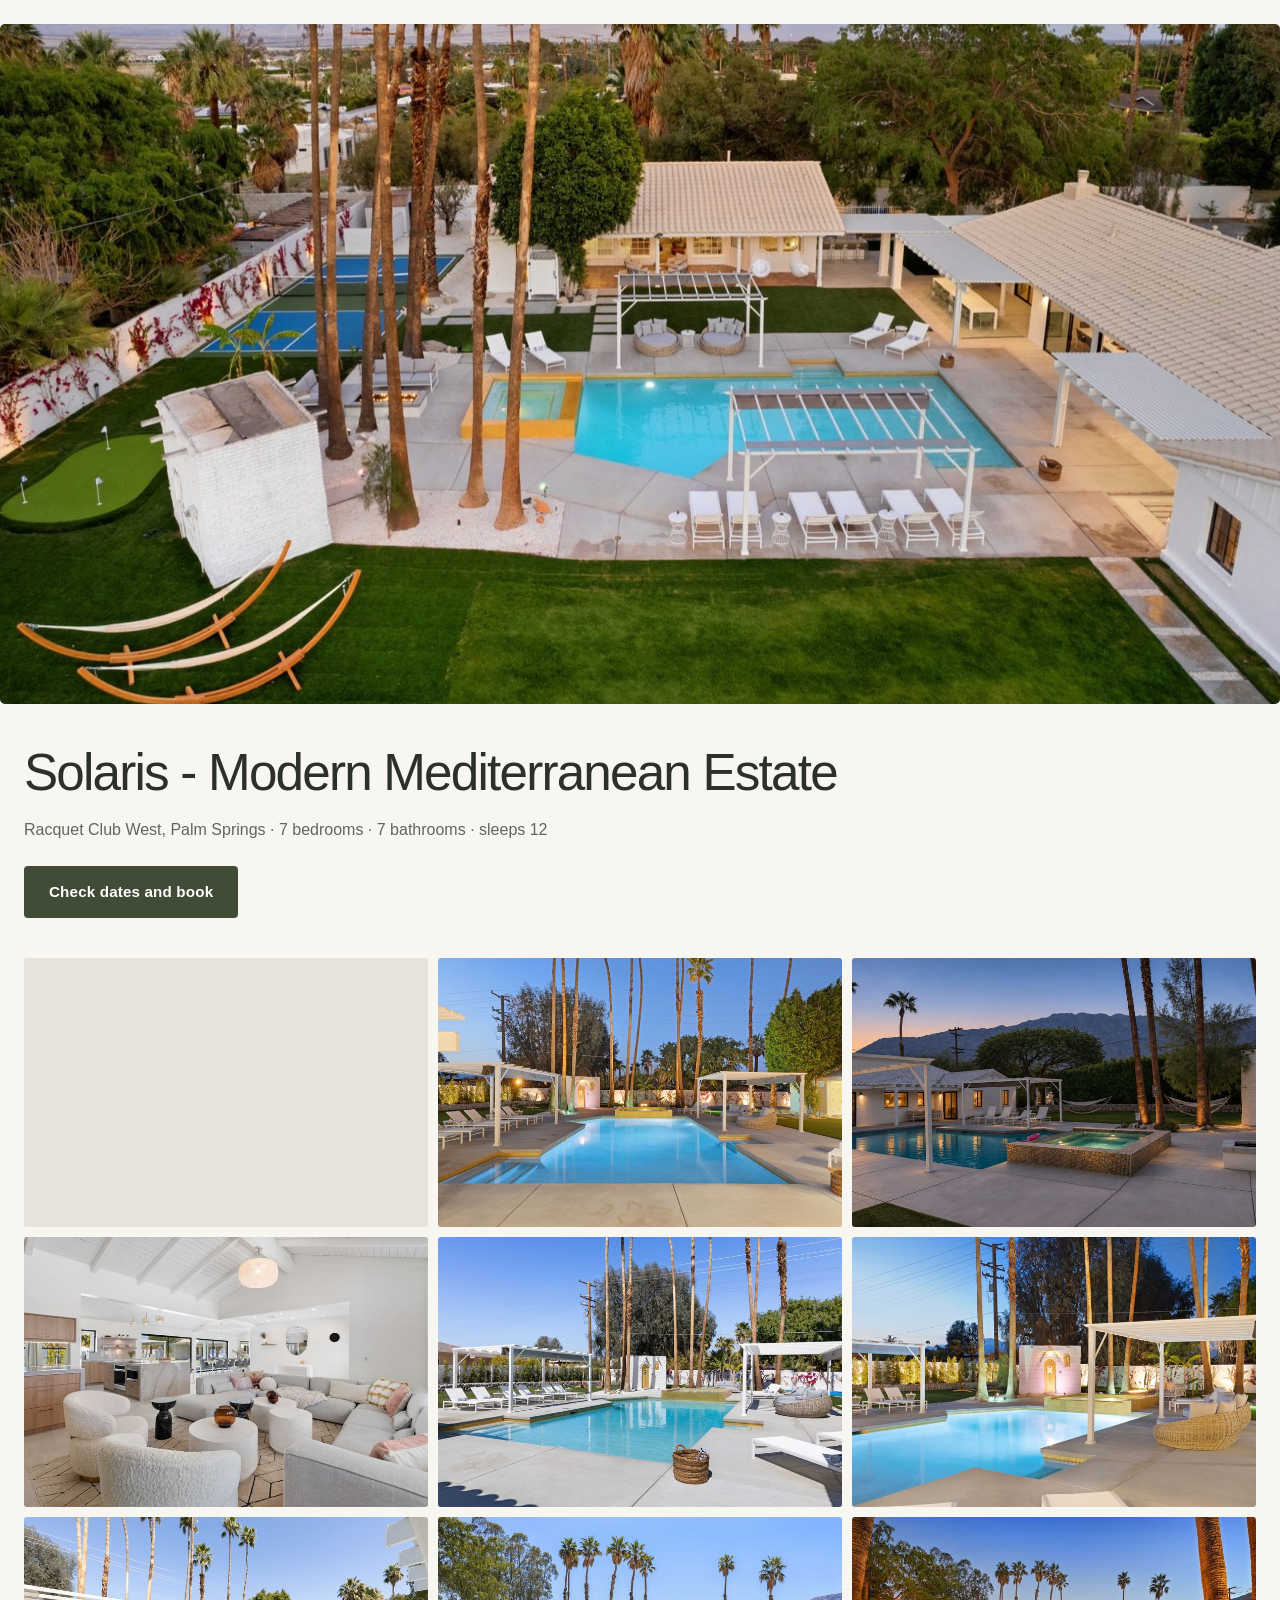
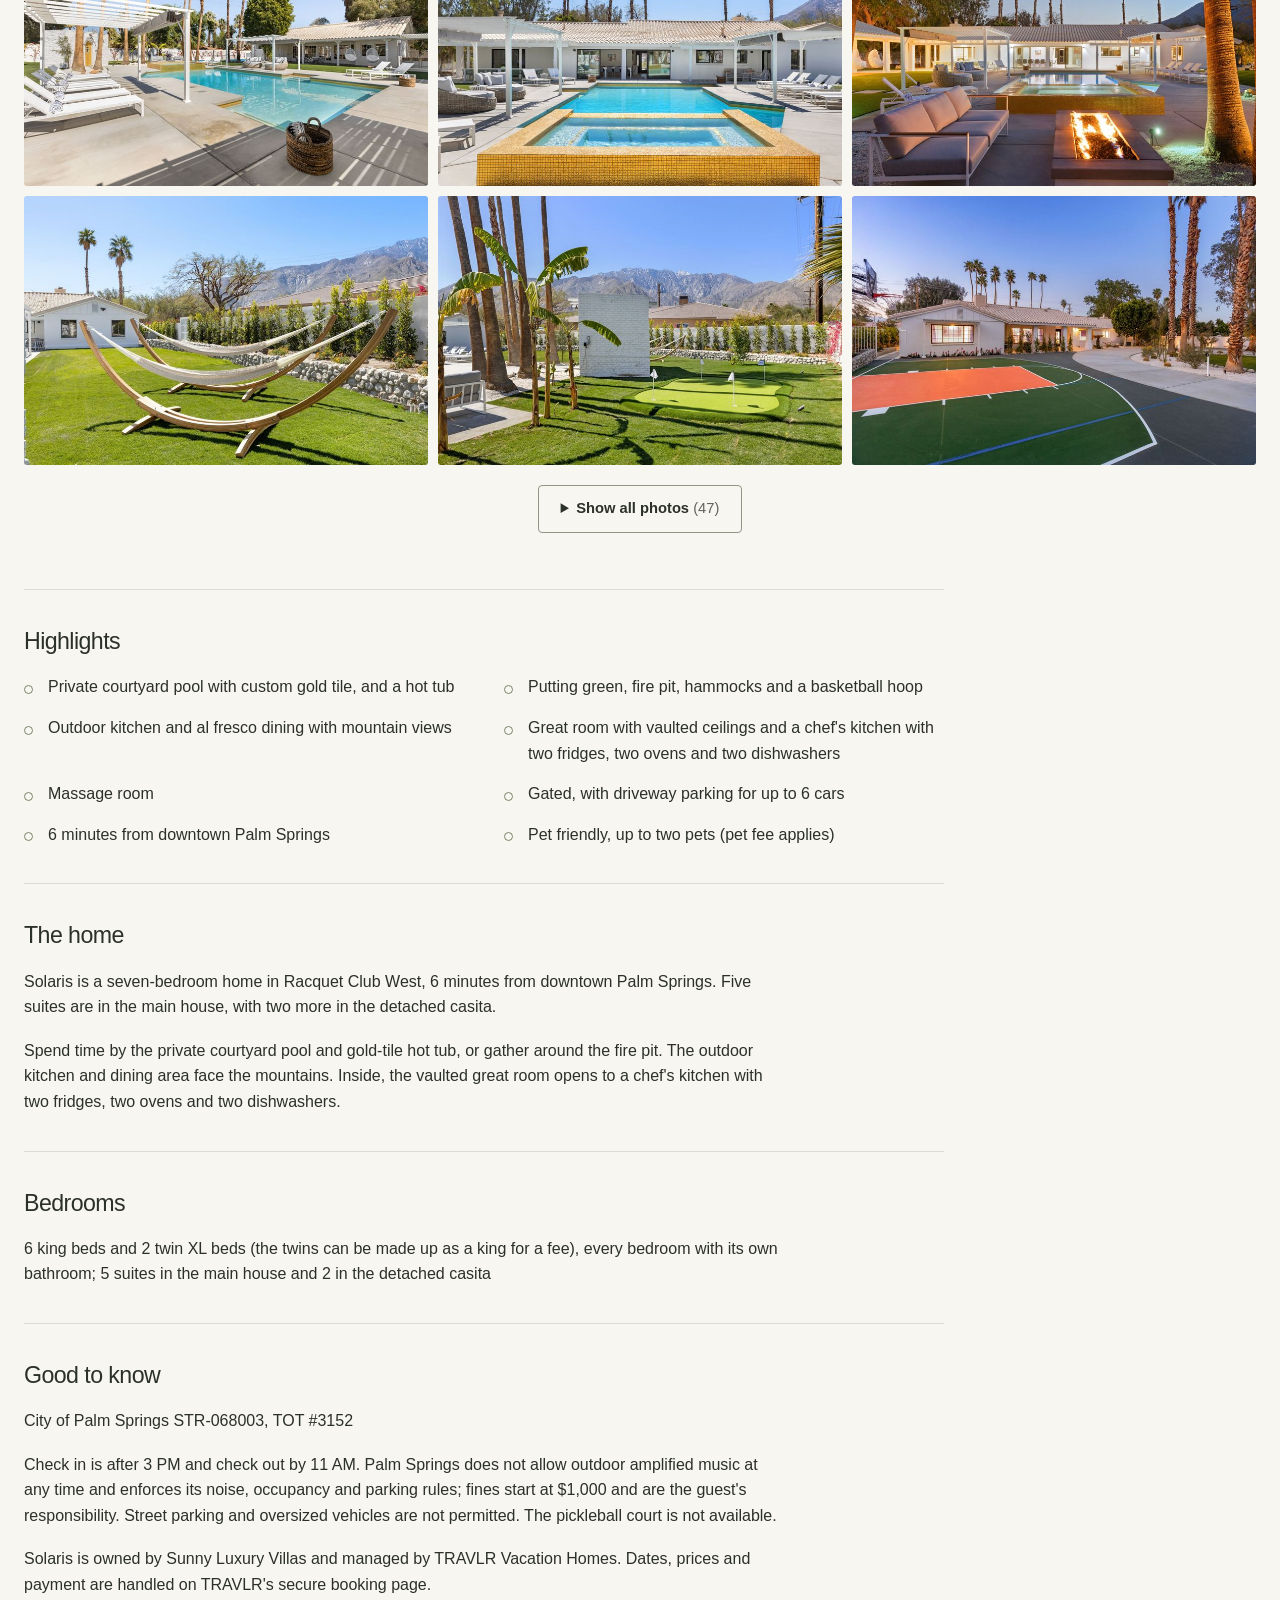
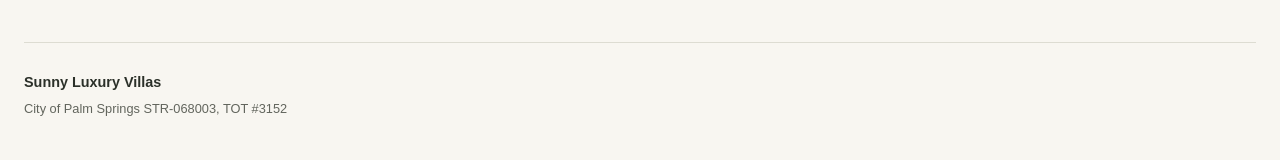
<file: solaris/index.html>
<!doctype html>
<html lang="en">
<head>
<meta charset="utf-8">
<meta name="viewport" content="width=device-width, initial-scale=1">
<meta name="robots" content="noindex,nofollow">
<title>Solaris - Modern Mediterranean Estate</title>
<meta name="description" content="7 bedrooms, 7 bathrooms, sleeps 12. Private courtyard pool, gold-tile spa and mountain views in Racquet Club West, Palm Springs.">
<link rel="canonical" href="https://stay.sunnyluxuryvillas.com/solaris/">
<meta property="og:type" content="website">
<meta property="og:site_name" content="Sunny Luxury Villas">
<meta property="og:title" content="Solaris - Modern Mediterranean Estate">
<meta property="og:description" content="7 bedrooms, 7 bathrooms, sleeps 12. Private courtyard pool, gold-tile spa and mountain views in Racquet Club West, Palm Springs.">
<meta property="og:url" content="https://stay.sunnyluxuryvillas.com/solaris/">
<meta property="og:image" content="https://stay.sunnyluxuryvillas.com/img/a01-1600.jpg">
<meta property="og:image:alt" content="Pool courtyard and pergolas at dusk">
<link rel="stylesheet" href="/site.css">
<script src="/config.js" defer></script>
<script src="/site.js" defer></script>
</head>
<body data-code="s0">
<main>
<a class="hero photo" data-photo="0" href="/img/a01-1600.jpg" aria-label="Open photo 1: Pool courtyard and pergolas at dusk">
<img src="/img/a01-800.jpg" srcset="/img/a01-800.jpg 800w, /img/a01-1600.jpg 1600w" sizes="(min-width: 1400px) 1360px, 100vw" width="1600" height="1065" alt="Pool courtyard and pergolas at dusk" loading="eager" decoding="async" fetchpriority="high">
</a>
<div class="page-body">
<section class="intro" aria-labelledby="home-title">
<h1 id="home-title">Solaris - Modern Mediterranean Estate</h1>
<p class="location">Racquet Club West, Palm Springs · 7 bedrooms · 7 bathrooms · sleeps 12</p>
<a class="book-button" data-book href="https://www.staytravlr.com/vacation-rental/solaris/?utm_source=sunnyluxuryvillas&amp;utm_medium=referral&amp;utm_campaign=solaris_pilot_2026_11&amp;utm_content=s0#availability">Check dates and book</a>
</section>
<section class="gallery" aria-label="Photos of Solaris">
<div class="photo-grid"><a class="photo" data-photo="0" href="/img/a01-1600.jpg" aria-label="Open photo 1: Pool courtyard and pergolas at dusk"><img src="/img/a01-800.jpg" srcset="/img/a01-800.jpg 800w, /img/a01-1600.jpg 1600w" sizes="(min-width: 1100px) 416px, (min-width: 700px) calc((100vw - 64px) / 3), calc((100vw - 40px) / 2)" width="1600" height="1065" alt="Pool courtyard and pergolas at dusk" loading="lazy" decoding="async"></a>
<a class="photo" data-photo="1" href="/img/a02-1600.jpg" aria-label="Open photo 2: Illuminated courtyard pool beneath tall palms"><img src="/img/a02-800.jpg" srcset="/img/a02-800.jpg 800w, /img/a02-1600.jpg 1600w" sizes="(min-width: 1100px) 416px, (min-width: 700px) calc((100vw - 64px) / 3), calc((100vw - 40px) / 2)" width="1622" height="1080" alt="Illuminated courtyard pool beneath tall palms" loading="lazy" decoding="async"></a>
<a class="photo" data-photo="2" href="/img/tree-Ra-1600.jpg" aria-label="Open photo 3: Courtyard pool and mountain skyline framed by a tree"><img src="/img/tree-Ra-800.jpg" srcset="/img/tree-Ra-800.jpg 800w, /img/tree-Ra-1600.jpg 1600w" sizes="(min-width: 1100px) 416px, (min-width: 700px) calc((100vw - 64px) / 3), calc((100vw - 40px) / 2)" width="1620" height="1080" alt="Courtyard pool and mountain skyline framed by a tree" loading="lazy" decoding="async"></a>
<a class="photo" data-photo="3" href="/img/a03-1600.jpg" aria-label="Open photo 4: Great room with vaulted ceilings and soft seating"><img src="/img/a03-800.jpg" srcset="/img/a03-800.jpg 800w, /img/a03-1600.jpg 1600w" sizes="(min-width: 1100px) 416px, (min-width: 700px) calc((100vw - 64px) / 3), calc((100vw - 40px) / 2)" width="1620" height="1080" alt="Great room with vaulted ceilings and soft seating" loading="lazy" decoding="async"></a>
<a class="photo" data-photo="4" href="/img/a04-1600.jpg" aria-label="Open photo 5: Sunny pool courtyard with shaded daybeds"><img src="/img/a04-800.jpg" srcset="/img/a04-800.jpg 800w, /img/a04-1600.jpg 1600w" sizes="(min-width: 1100px) 416px, (min-width: 700px) calc((100vw - 64px) / 3), calc((100vw - 40px) / 2)" width="1620" height="1080" alt="Sunny pool courtyard with shaded daybeds" loading="lazy" decoding="async"></a>
<a class="photo" data-photo="5" href="/img/a05-1600.jpg" aria-label="Open photo 6: Poolside pergolas and illuminated spa at dusk"><img src="/img/a05-800.jpg" srcset="/img/a05-800.jpg 800w, /img/a05-1600.jpg 1600w" sizes="(min-width: 1100px) 416px, (min-width: 700px) calc((100vw - 64px) / 3), calc((100vw - 40px) / 2)" width="1620" height="1080" alt="Poolside pergolas and illuminated spa at dusk" loading="lazy" decoding="async"></a>
<a class="photo" data-photo="6" href="/img/a06-1600.jpg" aria-label="Open photo 7: Pool terrace with loungers and white pergolas"><img src="/img/a06-800.jpg" srcset="/img/a06-800.jpg 800w, /img/a06-1600.jpg 1600w" sizes="(min-width: 1100px) 416px, (min-width: 700px) calc((100vw - 64px) / 3), calc((100vw - 40px) / 2)" width="1620" height="1080" alt="Pool terrace with loungers and white pergolas" loading="lazy" decoding="async"></a>
<a class="photo" data-photo="7" href="/img/a07-1600.jpg" aria-label="Open photo 8: Gold-tile spa overlooking the courtyard pool"><img src="/img/a07-800.jpg" srcset="/img/a07-800.jpg 800w, /img/a07-1600.jpg 1600w" sizes="(min-width: 1100px) 416px, (min-width: 700px) calc((100vw - 64px) / 3), calc((100vw - 40px) / 2)" width="1620" height="1080" alt="Gold-tile spa overlooking the courtyard pool" loading="lazy" decoding="async"></a>
<a class="photo" data-photo="8" href="/img/a08-1600.jpg" aria-label="Open photo 9: Fire pit lounge beside the pool at dusk"><img src="/img/a08-800.jpg" srcset="/img/a08-800.jpg 800w, /img/a08-1600.jpg 1600w" sizes="(min-width: 1100px) 416px, (min-width: 700px) calc((100vw - 64px) / 3), calc((100vw - 40px) / 2)" width="1620" height="1080" alt="Fire pit lounge beside the pool at dusk" loading="lazy" decoding="async"></a>
<a class="photo" data-photo="9" href="/img/a09-1600.jpg" aria-label="Open photo 10: Hammocks on the lawn with mountain views"><img src="/img/a09-800.jpg" srcset="/img/a09-800.jpg 800w, /img/a09-1600.jpg 1600w" sizes="(min-width: 1100px) 416px, (min-width: 700px) calc((100vw - 64px) / 3), calc((100vw - 40px) / 2)" width="1620" height="1080" alt="Hammocks on the lawn with mountain views" loading="lazy" decoding="async"></a>
<a class="photo" data-photo="10" href="/img/a10-1600.jpg" aria-label="Open photo 11: Putting green with mountain views"><img src="/img/a10-800.jpg" srcset="/img/a10-800.jpg 800w, /img/a10-1600.jpg 1600w" sizes="(min-width: 1100px) 416px, (min-width: 700px) calc((100vw - 64px) / 3), calc((100vw - 40px) / 2)" width="1620" height="1080" alt="Putting green with mountain views" loading="lazy" decoding="async"></a>
<a class="photo" data-photo="11" href="/img/a11-1600.jpg" aria-label="Open photo 12: Basketball court beside the house at dusk"><img src="/img/a11-800.jpg" srcset="/img/a11-800.jpg 800w, /img/a11-1600.jpg 1600w" sizes="(min-width: 1100px) 416px, (min-width: 700px) calc((100vw - 64px) / 3), calc((100vw - 40px) / 2)" width="1620" height="1080" alt="Basketball court beside the house at dusk" loading="lazy" decoding="async"></a></div>
<details class="more-photos">
<summary>Show all photos <span>(47)</span></summary>
<div class="photo-grid"><a class="photo" data-photo="12" href="/img/a12-1600.jpg" aria-label="Open photo 13: Basketball court and white pergolas in daylight"><img src="/img/a12-800.jpg" srcset="/img/a12-800.jpg 800w, /img/a12-1600.jpg 1600w" sizes="(min-width: 1100px) 416px, (min-width: 700px) calc((100vw - 64px) / 3), calc((100vw - 40px) / 2)" width="1620" height="1080" alt="Basketball court and white pergolas in daylight" loading="lazy" decoding="async"></a>
<a class="photo" data-photo="13" href="/img/a13-1600.jpg" aria-label="Open photo 14: Covered outdoor kitchen and dining area at dusk"><img src="/img/a13-800.jpg" srcset="/img/a13-800.jpg 800w, /img/a13-1600.jpg 1600w" sizes="(min-width: 1100px) 416px, (min-width: 700px) calc((100vw - 64px) / 3), calc((100vw - 40px) / 2)" width="1620" height="1080" alt="Covered outdoor kitchen and dining area at dusk" loading="lazy" decoding="async"></a>
<a class="photo" data-photo="14" href="/img/a14-1600.jpg" aria-label="Open photo 15: Covered outdoor lounge overlooking the pool"><img src="/img/a14-800.jpg" srcset="/img/a14-800.jpg 800w, /img/a14-1600.jpg 1600w" sizes="(min-width: 1100px) 416px, (min-width: 700px) calc((100vw - 64px) / 3), calc((100vw - 40px) / 2)" width="1620" height="1080" alt="Covered outdoor lounge overlooking the pool" loading="lazy" decoding="async"></a>
<a class="photo" data-photo="15" href="/img/a15-1600.jpg" aria-label="Open photo 16: Lawn and hanging chairs beside the house"><img src="/img/a15-800.jpg" srcset="/img/a15-800.jpg 800w, /img/a15-1600.jpg 1600w" sizes="(min-width: 1100px) 416px, (min-width: 700px) calc((100vw - 64px) / 3), calc((100vw - 40px) / 2)" width="1620" height="1080" alt="Lawn and hanging chairs beside the house" loading="lazy" decoding="async"></a>
<a class="photo" data-photo="16" href="/img/a16-1600.jpg" aria-label="Open photo 17: Outdoor dining table beneath a white pergola"><img src="/img/a16-800.jpg" srcset="/img/a16-800.jpg 800w, /img/a16-1600.jpg 1600w" sizes="(min-width: 1100px) 416px, (min-width: 700px) calc((100vw - 64px) / 3), calc((100vw - 40px) / 2)" width="1620" height="1080" alt="Outdoor dining table beneath a white pergola" loading="lazy" decoding="async"></a>
<a class="photo" data-photo="17" href="/img/a17-1600.jpg" aria-label="Open photo 18: Illuminated outdoor kitchen and courtyard at dusk"><img src="/img/a17-800.jpg" srcset="/img/a17-800.jpg 800w, /img/a17-1600.jpg 1600w" sizes="(min-width: 1100px) 416px, (min-width: 700px) calc((100vw - 64px) / 3), calc((100vw - 40px) / 2)" width="1620" height="1080" alt="Illuminated outdoor kitchen and courtyard at dusk" loading="lazy" decoding="async"></a>
<a class="photo" data-photo="18" href="/img/a18-1600.jpg" aria-label="Open photo 19: Garden lawn and shaded hanging chairs"><img src="/img/a18-800.jpg" srcset="/img/a18-800.jpg 800w, /img/a18-1600.jpg 1600w" sizes="(min-width: 1100px) 416px, (min-width: 700px) calc((100vw - 64px) / 3), calc((100vw - 40px) / 2)" width="1620" height="1080" alt="Garden lawn and shaded hanging chairs" loading="lazy" decoding="async"></a>
<a class="photo" data-photo="19" href="/img/a19-1600.jpg" aria-label="Open photo 20: Great room seating beside the open kitchen"><img src="/img/a19-800.jpg" srcset="/img/a19-800.jpg 800w, /img/a19-1600.jpg 1600w" sizes="(min-width: 1100px) 416px, (min-width: 700px) calc((100vw - 64px) / 3), calc((100vw - 40px) / 2)" width="1620" height="1080" alt="Great room seating beside the open kitchen" loading="lazy" decoding="async"></a>
<a class="photo" data-photo="20" href="/img/a20-1600.jpg" aria-label="Open photo 21: Chef&#x27;s kitchen with island seating"><img src="/img/a20-800.jpg" srcset="/img/a20-800.jpg 800w, /img/a20-1600.jpg 1600w" sizes="(min-width: 1100px) 416px, (min-width: 700px) calc((100vw - 64px) / 3), calc((100vw - 40px) / 2)" width="1620" height="1080" alt="Chef&#x27;s kitchen with island seating" loading="lazy" decoding="async"></a>
<a class="photo" data-photo="21" href="/img/a21-1600.jpg" aria-label="Open photo 22: Dining area with garden access"><img src="/img/a21-800.jpg" srcset="/img/a21-800.jpg 800w, /img/a21-1600.jpg 1600w" sizes="(min-width: 1100px) 416px, (min-width: 700px) calc((100vw - 64px) / 3), calc((100vw - 40px) / 2)" width="1620" height="1080" alt="Dining area with garden access" loading="lazy" decoding="async"></a>
<a class="photo" data-photo="22" href="/img/a22-1600.jpg" aria-label="Open photo 23: Guest bathroom with wall-mounted sink"><img src="/img/a22-800.jpg" srcset="/img/a22-800.jpg 800w, /img/a22-1600.jpg 1600w" sizes="(min-width: 1100px) 416px, (min-width: 700px) calc((100vw - 64px) / 3), calc((100vw - 40px) / 2)" width="1620" height="1080" alt="Guest bathroom with wall-mounted sink" loading="lazy" decoding="async"></a>
<a class="photo" data-photo="23" href="/img/a23-1600.jpg" aria-label="Open photo 24: Suite sitting area with timber ceiling and fireplace"><img src="/img/a23-800.jpg" srcset="/img/a23-800.jpg 800w, /img/a23-1600.jpg 1600w" sizes="(min-width: 1100px) 416px, (min-width: 700px) calc((100vw - 64px) / 3), calc((100vw - 40px) / 2)" width="1620" height="1080" alt="Suite sitting area with timber ceiling and fireplace" loading="lazy" decoding="async"></a>
<a class="photo" data-photo="24" href="/img/a24-1600.jpg" aria-label="Open photo 25: Bedroom with timber ceiling and garden access"><img src="/img/a24-800.jpg" srcset="/img/a24-800.jpg 800w, /img/a24-1600.jpg 1600w" sizes="(min-width: 1100px) 416px, (min-width: 700px) calc((100vw - 64px) / 3), calc((100vw - 40px) / 2)" width="1620" height="1080" alt="Bedroom with timber ceiling and garden access" loading="lazy" decoding="async"></a>
<a class="photo" data-photo="25" href="/img/a25-1600.jpg" aria-label="Open photo 26: Bathroom with glass shower and round mirror"><img src="/img/a25-800.jpg" srcset="/img/a25-800.jpg 800w, /img/a25-1600.jpg 1600w" sizes="(min-width: 1100px) 416px, (min-width: 700px) calc((100vw - 64px) / 3), calc((100vw - 40px) / 2)" width="1620" height="1080" alt="Bathroom with glass shower and round mirror" loading="lazy" decoding="async"></a>
<a class="photo" data-photo="26" href="/img/a26-1600.jpg" aria-label="Open photo 27: Twin bedroom with patterned wallpaper"><img src="/img/a26-800.jpg" srcset="/img/a26-800.jpg 800w, /img/a26-1600.jpg 1600w" sizes="(min-width: 1100px) 416px, (min-width: 700px) calc((100vw - 64px) / 3), calc((100vw - 40px) / 2)" width="1620" height="1080" alt="Twin bedroom with patterned wallpaper" loading="lazy" decoding="async"></a>
<a class="photo" data-photo="27" href="/img/a27-1600.jpg" aria-label="Open photo 28: Twin beds with yellow accent pillows"><img src="/img/a27-800.jpg" srcset="/img/a27-800.jpg 800w, /img/a27-1600.jpg 1600w" sizes="(min-width: 1100px) 416px, (min-width: 700px) calc((100vw - 64px) / 3), calc((100vw - 40px) / 2)" width="1620" height="1080" alt="Twin beds with yellow accent pillows" loading="lazy" decoding="async"></a>
<a class="photo" data-photo="28" href="/img/a28-1600.jpg" aria-label="Open photo 29: Bathroom with marble shower and tub"><img src="/img/a28-800.jpg" srcset="/img/a28-800.jpg 800w, /img/a28-1600.jpg 1600w" sizes="(min-width: 1100px) 416px, (min-width: 700px) calc((100vw - 64px) / 3), calc((100vw - 40px) / 2)" width="1620" height="1080" alt="Bathroom with marble shower and tub" loading="lazy" decoding="async"></a>
<a class="photo" data-photo="29" href="/img/a29-1600.jpg" aria-label="Open photo 30: Bedroom with cactus mural and garden doors"><img src="/img/a29-800.jpg" srcset="/img/a29-800.jpg 800w, /img/a29-1600.jpg 1600w" sizes="(min-width: 1100px) 416px, (min-width: 700px) calc((100vw - 64px) / 3), calc((100vw - 40px) / 2)" width="1620" height="1080" alt="Bedroom with cactus mural and garden doors" loading="lazy" decoding="async"></a>
<a class="photo" data-photo="30" href="/img/a30-1600.jpg" aria-label="Open photo 31: Bed framed by a cactus mural"><img src="/img/a30-800.jpg" srcset="/img/a30-800.jpg 800w, /img/a30-1600.jpg 1600w" sizes="(min-width: 1100px) 416px, (min-width: 700px) calc((100vw - 64px) / 3), calc((100vw - 40px) / 2)" width="1620" height="1080" alt="Bed framed by a cactus mural" loading="lazy" decoding="async"></a>
<a class="photo" data-photo="31" href="/img/a31-1600.jpg" aria-label="Open photo 32: Bathroom with glass shower and round vanity mirror"><img src="/img/a31-800.jpg" srcset="/img/a31-800.jpg 800w, /img/a31-1600.jpg 1600w" sizes="(min-width: 1100px) 416px, (min-width: 700px) calc((100vw - 64px) / 3), calc((100vw - 40px) / 2)" width="1620" height="1080" alt="Bathroom with glass shower and round vanity mirror" loading="lazy" decoding="async"></a>
<a class="photo" data-photo="32" href="/img/a32-1600.jpg" aria-label="Open photo 33: Bedroom with wood floors and garden doors"><img src="/img/a32-800.jpg" srcset="/img/a32-800.jpg 800w, /img/a32-1600.jpg 1600w" sizes="(min-width: 1100px) 416px, (min-width: 700px) calc((100vw - 64px) / 3), calc((100vw - 40px) / 2)" width="1620" height="1080" alt="Bedroom with wood floors and garden doors" loading="lazy" decoding="async"></a>
<a class="photo" data-photo="33" href="/img/a33-1600.jpg" aria-label="Open photo 34: Bedroom with floral wallpaper and garden access"><img src="/img/a33-800.jpg" srcset="/img/a33-800.jpg 800w, /img/a33-1600.jpg 1600w" sizes="(min-width: 1100px) 416px, (min-width: 700px) calc((100vw - 64px) / 3), calc((100vw - 40px) / 2)" width="1620" height="1080" alt="Bedroom with floral wallpaper and garden access" loading="lazy" decoding="async"></a>
<a class="photo" data-photo="34" href="/img/a34-1600.jpg" aria-label="Open photo 35: Bathroom with wood vanity and glass shower"><img src="/img/a34-800.jpg" srcset="/img/a34-800.jpg 800w, /img/a34-1600.jpg 1600w" sizes="(min-width: 1100px) 416px, (min-width: 700px) calc((100vw - 64px) / 3), calc((100vw - 40px) / 2)" width="1620" height="1080" alt="Bathroom with wood vanity and glass shower" loading="lazy" decoding="async"></a>
<a class="photo" data-photo="35" href="/img/a35-1600.jpg" aria-label="Open photo 36: Bedroom with dark accent wall and bench"><img src="/img/a35-800.jpg" srcset="/img/a35-800.jpg 800w, /img/a35-1600.jpg 1600w" sizes="(min-width: 1100px) 416px, (min-width: 700px) calc((100vw - 64px) / 3), calc((100vw - 40px) / 2)" width="1620" height="1080" alt="Bedroom with dark accent wall and bench" loading="lazy" decoding="async"></a>
<a class="photo" data-photo="36" href="/img/a36-1600.jpg" aria-label="Open photo 37: Bathroom with round mirror and glass shower"><img src="/img/a36-800.jpg" srcset="/img/a36-800.jpg 800w, /img/a36-1600.jpg 1600w" sizes="(min-width: 1100px) 416px, (min-width: 700px) calc((100vw - 64px) / 3), calc((100vw - 40px) / 2)" width="1620" height="1080" alt="Bathroom with round mirror and glass shower" loading="lazy" decoding="async"></a>
<a class="photo" data-photo="37" href="/img/a37-1600.jpg" aria-label="Open photo 38: Casita sitting area with fireplace and vaulted ceiling"><img src="/img/a37-800.jpg" srcset="/img/a37-800.jpg 800w, /img/a37-1600.jpg 1600w" sizes="(min-width: 1100px) 416px, (min-width: 700px) calc((100vw - 64px) / 3), calc((100vw - 40px) / 2)" width="1620" height="1080" alt="Casita sitting area with fireplace and vaulted ceiling" loading="lazy" decoding="async"></a>
<a class="photo" data-photo="38" href="/img/a38-1600.jpg" aria-label="Open photo 39: Casita lounge with sofas and garden doors"><img src="/img/a38-800.jpg" srcset="/img/a38-800.jpg 800w, /img/a38-1600.jpg 1600w" sizes="(min-width: 1100px) 416px, (min-width: 700px) calc((100vw - 64px) / 3), calc((100vw - 40px) / 2)" width="1620" height="1080" alt="Casita lounge with sofas and garden doors" loading="lazy" decoding="async"></a>
<a class="photo" data-photo="39" href="/img/a39-1600.jpg" aria-label="Open photo 40: Bedroom with coral patterned wallpaper"><img src="/img/a39-800.jpg" srcset="/img/a39-800.jpg 800w, /img/a39-1600.jpg 1600w" sizes="(min-width: 1100px) 416px, (min-width: 700px) calc((100vw - 64px) / 3), calc((100vw - 40px) / 2)" width="1620" height="1080" alt="Bedroom with coral patterned wallpaper" loading="lazy" decoding="async"></a>
<a class="photo" data-photo="40" href="/img/a41-1600.jpg" aria-label="Open photo 41: Bathroom with black shower fittings"><img src="/img/a41-800.jpg" srcset="/img/a41-800.jpg 800w, /img/a41-1600.jpg 1600w" sizes="(min-width: 1100px) 416px, (min-width: 700px) calc((100vw - 64px) / 3), calc((100vw - 40px) / 2)" width="1620" height="1080" alt="Bathroom with black shower fittings" loading="lazy" decoding="async"></a>
<a class="photo" data-photo="41" href="/img/a42-1600.jpg" aria-label="Open photo 42: Bedroom with patterned accent wall and vaulted ceiling"><img src="/img/a42-800.jpg" srcset="/img/a42-800.jpg 800w, /img/a42-1600.jpg 1600w" sizes="(min-width: 1100px) 416px, (min-width: 700px) calc((100vw - 64px) / 3), calc((100vw - 40px) / 2)" width="1620" height="1080" alt="Bedroom with patterned accent wall and vaulted ceiling" loading="lazy" decoding="async"></a>
<a class="photo" data-photo="42" href="/img/a43-1600.jpg" aria-label="Open photo 43: Bedroom with fireplace and freestanding tub"><img src="/img/a43-800.jpg" srcset="/img/a43-800.jpg 800w, /img/a43-1600.jpg 1600w" sizes="(min-width: 1100px) 416px, (min-width: 700px) calc((100vw - 64px) / 3), calc((100vw - 40px) / 2)" width="1620" height="1080" alt="Bedroom with fireplace and freestanding tub" loading="lazy" decoding="async"></a>
<a class="photo" data-photo="43" href="/img/a44-1600.jpg" aria-label="Open photo 44: Bathroom with freestanding tub and glass shower"><img src="/img/a44-800.jpg" srcset="/img/a44-800.jpg 800w, /img/a44-1600.jpg 1600w" sizes="(min-width: 1100px) 416px, (min-width: 700px) calc((100vw - 64px) / 3), calc((100vw - 40px) / 2)" width="1620" height="1080" alt="Bathroom with freestanding tub and glass shower" loading="lazy" decoding="async"></a>
<a class="photo" data-photo="44" href="/img/a45-1600.jpg" aria-label="Open photo 45: Bright bathroom with freestanding tub and wood vanity"><img src="/img/a45-800.jpg" srcset="/img/a45-800.jpg 800w, /img/a45-1600.jpg 1600w" sizes="(min-width: 1100px) 416px, (min-width: 700px) calc((100vw - 64px) / 3), calc((100vw - 40px) / 2)" width="1620" height="1080" alt="Bright bathroom with freestanding tub and wood vanity" loading="lazy" decoding="async"></a>
<a class="photo" data-photo="45" href="/img/a46-1600.jpg" aria-label="Open photo 46: Massage room with treatment table"><img src="/img/a46-800.jpg" srcset="/img/a46-800.jpg 800w, /img/a46-1600.jpg 1600w" sizes="(min-width: 1100px) 416px, (min-width: 700px) calc((100vw - 64px) / 3), calc((100vw - 40px) / 2)" width="1620" height="1080" alt="Massage room with treatment table" loading="lazy" decoding="async"></a>
<a class="photo" data-photo="46" href="/img/a47-1600.jpg" aria-label="Open photo 47: Walk-in shower with black fittings"><img src="/img/a47-800.jpg" srcset="/img/a47-800.jpg 800w, /img/a47-1600.jpg 1600w" sizes="(min-width: 1100px) 416px, (min-width: 700px) calc((100vw - 64px) / 3), calc((100vw - 40px) / 2)" width="1620" height="1080" alt="Walk-in shower with black fittings" loading="lazy" decoding="async"></a></div>
</details>
</section>
<div class="home-details">
<section aria-labelledby="highlights-title"><h2 id="highlights-title">Highlights</h2>
<ul class="highlights"><li>Private courtyard pool with custom gold tile, and a hot tub</li><li>Putting green, fire pit, hammocks and a basketball hoop</li><li>Outdoor kitchen and al fresco dining with mountain views</li><li>Great room with vaulted ceilings and a chef&#x27;s kitchen with two fridges, two ovens and two dishwashers</li><li>Massage room</li><li>Gated, with driveway parking for up to 6 cars</li><li>6 minutes from downtown Palm Springs</li><li>Pet friendly, up to two pets (pet fee applies)</li></ul></section>
<section aria-labelledby="about-title"><h2 id="about-title">The home</h2>
<p>Solaris is a seven-bedroom home in Racquet Club West, 6 minutes from downtown Palm Springs. Five suites are in the main house, with two more in the detached casita.</p>
<p>Spend time by the private courtyard pool and gold-tile hot tub, or gather around the fire pit. The outdoor kitchen and dining area face the mountains. Inside, the vaulted great room opens to a chef's kitchen with two fridges, two ovens and two dishwashers.</p>
</section>
<section aria-labelledby="bedrooms-title"><h2 id="bedrooms-title">Bedrooms</h2>
<p>6 king beds and 2 twin XL beds (the twins can be made up as a king for a fee), every bedroom with its own bathroom; 5 suites in the main house and 2 in the detached casita</p></section>
<section aria-labelledby="know-title"><h2 id="know-title">Good to know</h2>
<p>City of Palm Springs STR-068003, TOT #3152</p>
<p>Check in is after 3 PM and check out by 11 AM. Palm Springs does not allow outdoor amplified music at any time and enforces its noise, occupancy and parking rules; fines start at $1,000 and are the guest&#x27;s responsibility. Street parking and oversized vehicles are not permitted. The pickleball court is not available.</p>
<p>Solaris is owned by Sunny Luxury Villas and managed by TRAVLR Vacation Homes. Dates, prices and payment are handled on TRAVLR&#x27;s secure booking page.</p></section>
</div>
<footer><p>Sunny Luxury Villas</p><p>City of Palm Springs STR-068003, TOT #3152</p></footer>
</div>
</main>
<div class="mobile-book"><a class="book-button" data-book href="https://www.staytravlr.com/vacation-rental/solaris/?utm_source=sunnyluxuryvillas&amp;utm_medium=referral&amp;utm_campaign=solaris_pilot_2026_11&amp;utm_content=s0#availability">Check dates and book</a></div>
<dialog class="viewer" aria-label="Photo gallery">
<div class="viewer-top"><p id="photo-count" aria-live="polite"></p><button type="button" class="viewer-close" aria-label="Close photo gallery" autofocus>Close <span aria-hidden="true">×</span></button></div>
<div class="viewer-stage"><button type="button" class="viewer-prev" aria-label="Previous photo">&#8249;</button><div id="viewer-image"></div><button type="button" class="viewer-next" aria-label="Next photo">&#8250;</button></div>
<div class="viewer-bottom"><p id="photo-caption" aria-live="polite"></p><p class="viewer-help">Swipe or use the arrow keys to browse</p></div>
</dialog>
</body>
</html>
</file>
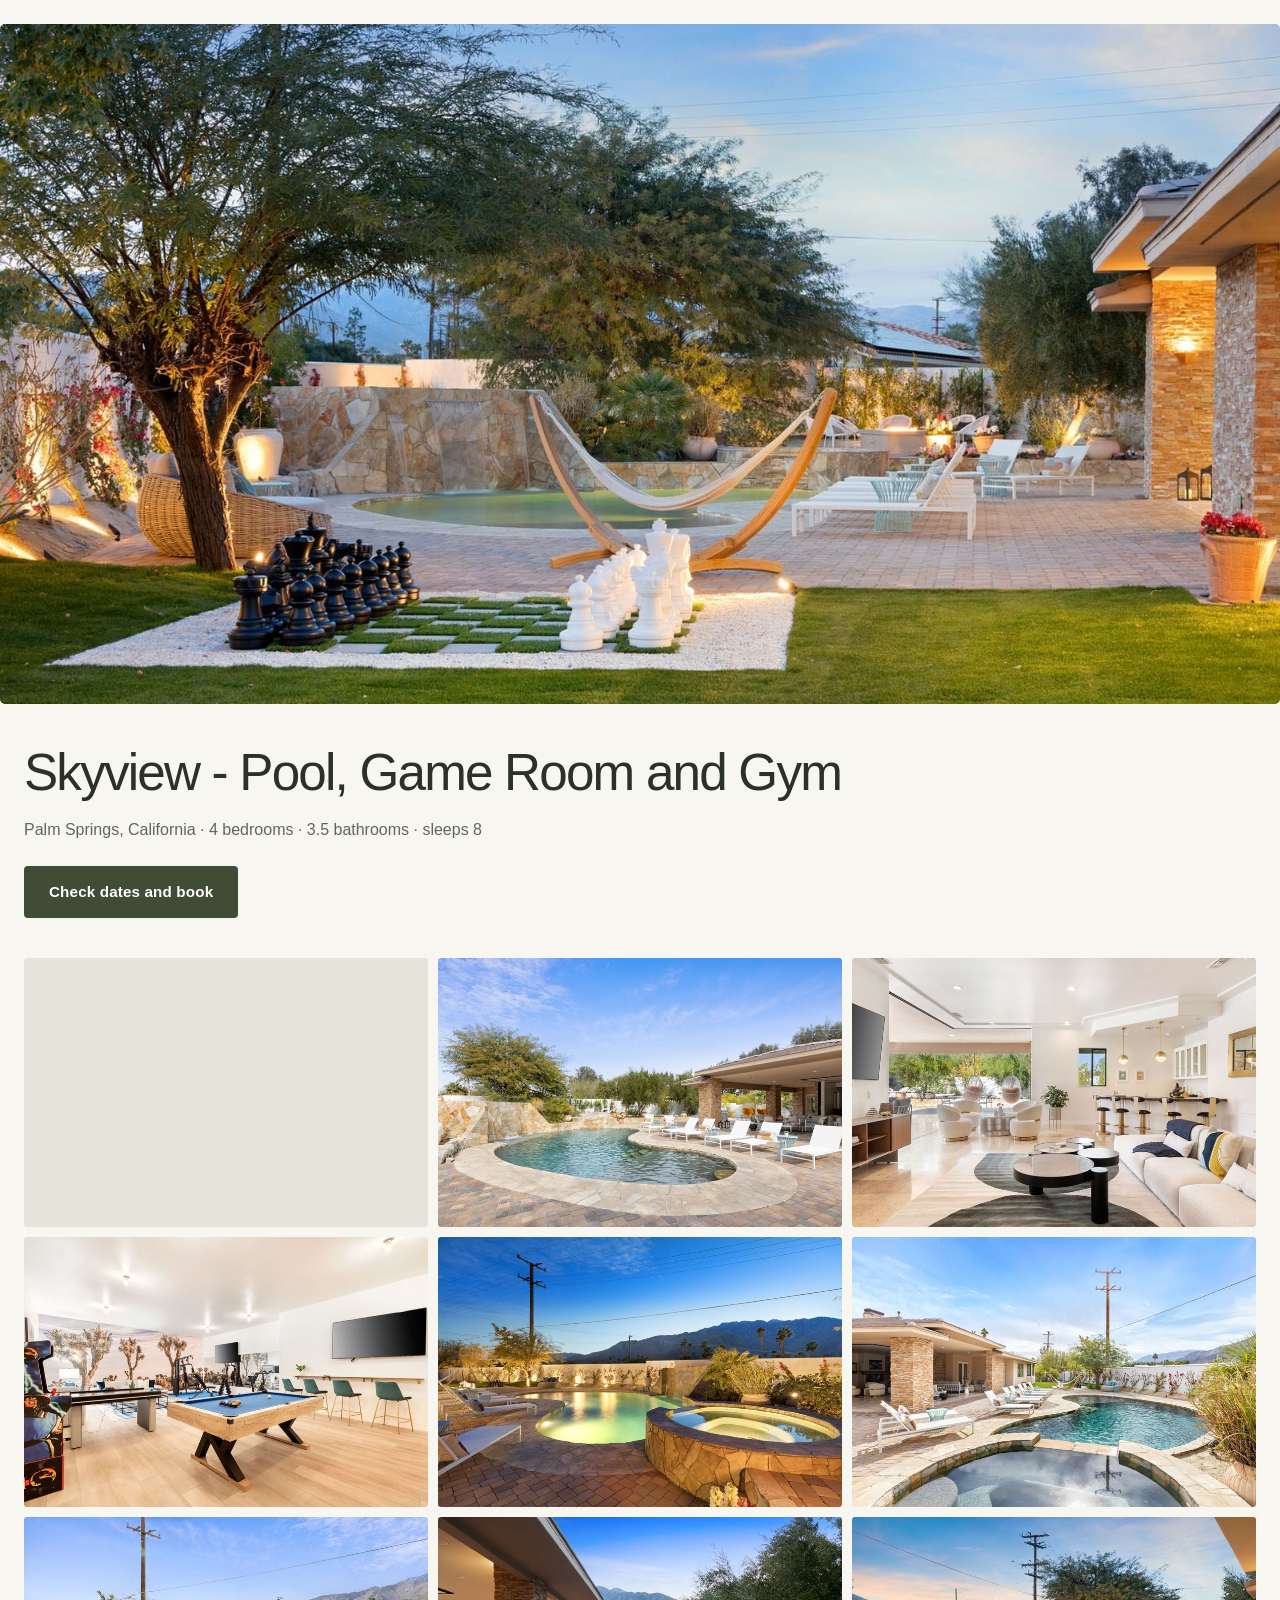
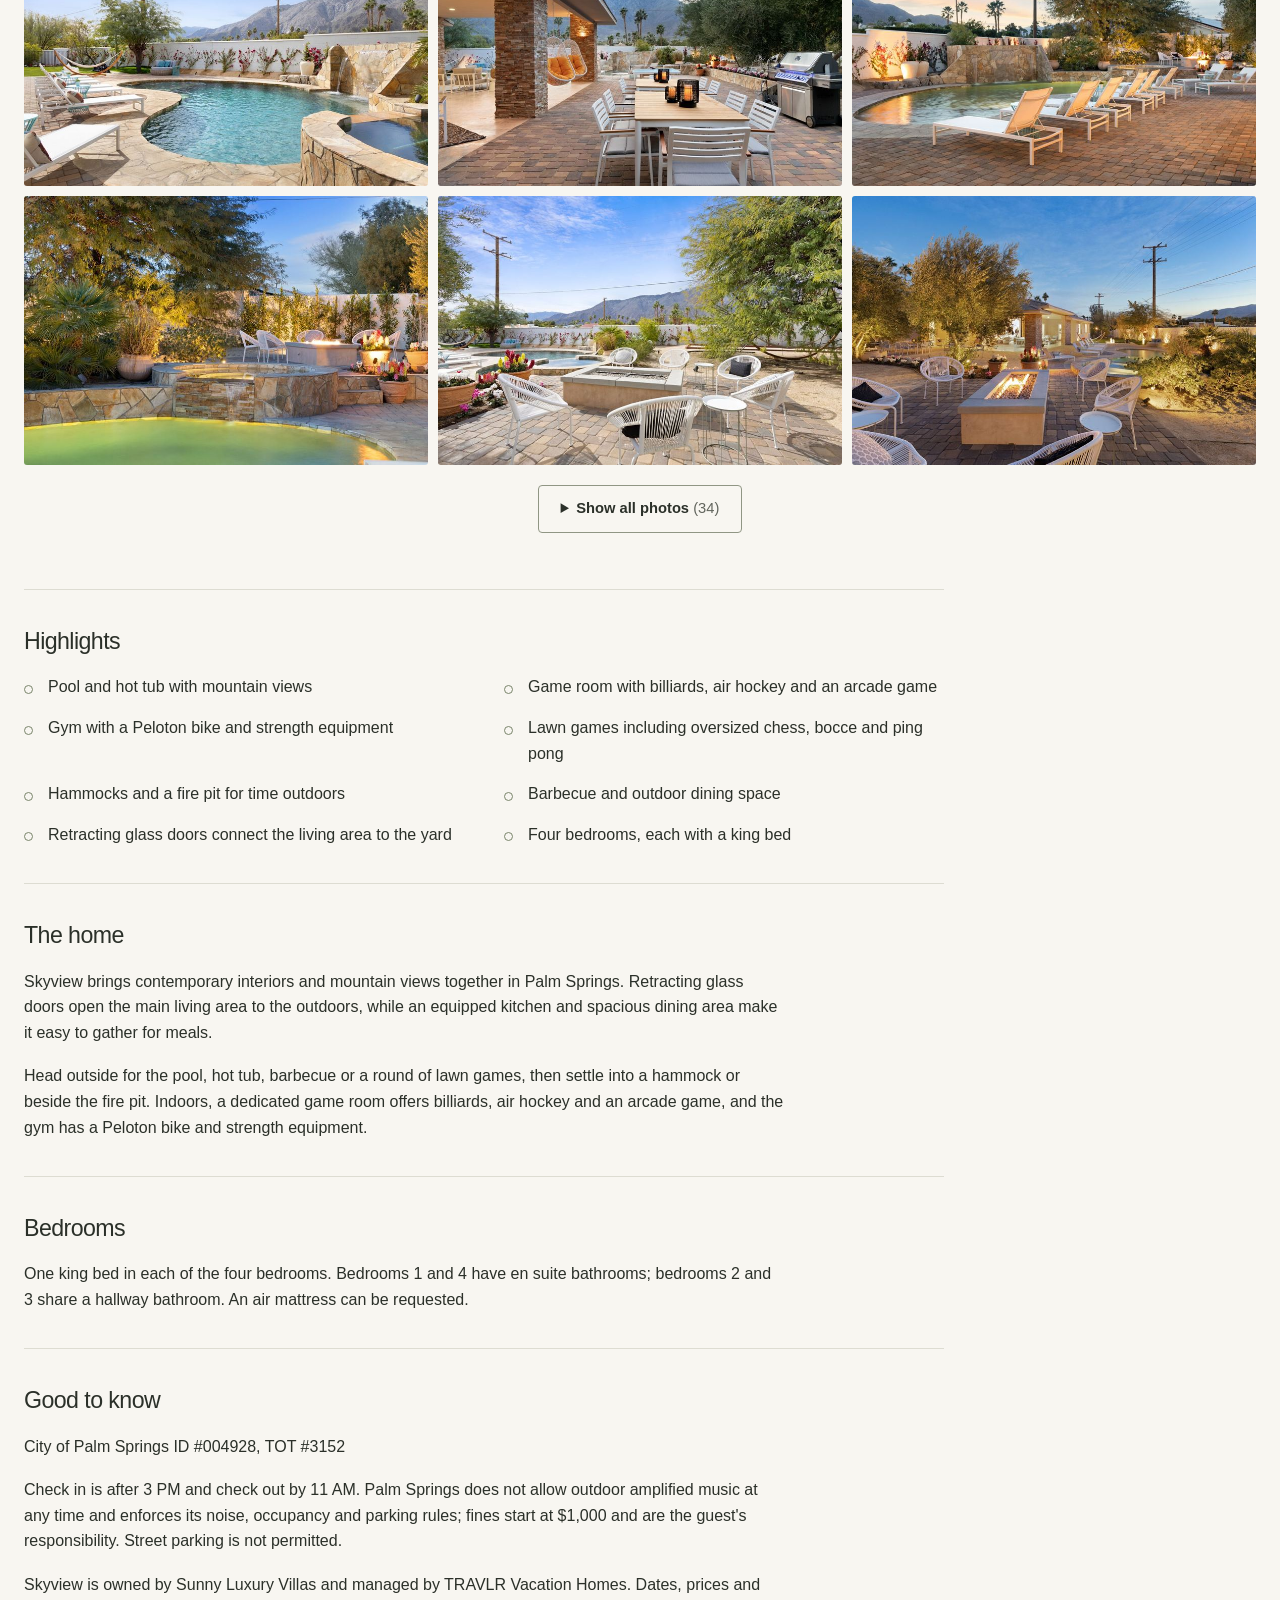
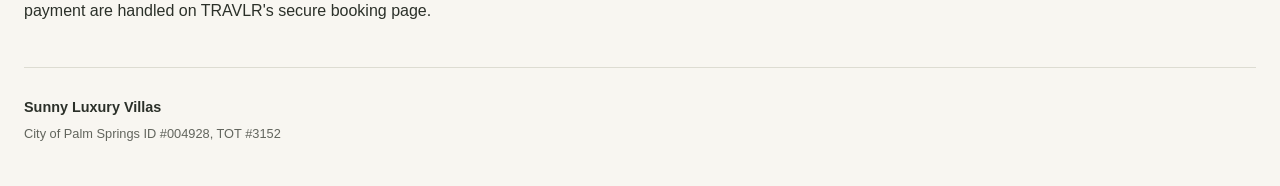
<file: skyview/k1/index.html>
<!doctype html>
<html lang="en">
<head>
<meta charset="utf-8">
<meta name="viewport" content="width=device-width, initial-scale=1">
<meta name="robots" content="noindex,nofollow">
<title>Skyview - Pool, Game Room and Gym</title>
<meta name="description" content="4 bedrooms, 3.5 bathrooms, sleeps 8. Pool, hot tub, game room and gym with a Peloton bike in Palm Springs.">
<link rel="canonical" href="https://stay.sunnyluxuryvillas.com/skyview/k1/">
<meta property="og:type" content="website">
<meta property="og:site_name" content="Sunny Luxury Villas">
<meta property="og:title" content="Skyview - Pool, Game Room and Gym">
<meta property="og:description" content="4 bedrooms, 3.5 bathrooms, sleeps 8. Pool, hot tub, game room and gym with a Peloton bike in Palm Springs.">
<meta property="og:url" content="https://stay.sunnyluxuryvillas.com/skyview/k1/">
<meta property="og:image" content="https://stay.sunnyluxuryvillas.com/img/sky-b01-1600.jpg">
<meta property="og:image:alt" content="Oversized chess set and hammocks in the yard">
<link rel="stylesheet" href="/site.css">
<script src="/skyview/config.js" defer></script>
<script src="/site.js" defer></script>
</head>
<body data-code="k1">
<main>
<a class="hero photo" data-photo="0" href="/img/sky-b01-1600.jpg" aria-label="Open photo 1: Oversized chess set and hammocks in the yard">
<img src="/img/sky-b01-800.jpg" srcset="/img/sky-b01-800.jpg 800w, /img/sky-b01-1600.jpg 1600w" sizes="(min-width: 1400px) 1360px, 100vw" width="1620" height="1080" alt="Oversized chess set and hammocks in the yard" loading="eager" decoding="async" fetchpriority="high">
</a>
<div class="page-body">
<section class="intro" aria-labelledby="home-title">
<h1 id="home-title">Skyview - Pool, Game Room and Gym</h1>
<p class="location">Palm Springs, California · 4 bedrooms · 3.5 bathrooms · sleeps 8</p>
<a class="book-button" data-book href="https://www.staytravlr.com/vacation-rental/skyview/?utm_source=sunnyluxuryvillas&amp;utm_medium=referral&amp;utm_campaign=skyview_cover_2026_11&amp;utm_content=k1#availability">Check dates and book</a>
</section>
<section class="gallery" aria-label="Photos of Skyview">
<div class="photo-grid"><a class="photo" data-photo="0" href="/img/sky-b01-1600.jpg" aria-label="Open photo 1: Oversized chess set and hammocks in the yard"><img src="/img/sky-b01-800.jpg" srcset="/img/sky-b01-800.jpg 800w, /img/sky-b01-1600.jpg 1600w" sizes="(min-width: 1100px) 416px, (min-width: 700px) calc((100vw - 64px) / 3), calc((100vw - 40px) / 2)" width="1620" height="1080" alt="Oversized chess set and hammocks in the yard" loading="lazy" decoding="async"></a>
<a class="photo" data-photo="1" href="/img/sky-b02-1600.jpg" aria-label="Open photo 2: Pool terrace with loungers in the sun"><img src="/img/sky-b02-800.jpg" srcset="/img/sky-b02-800.jpg 800w, /img/sky-b02-1600.jpg 1600w" sizes="(min-width: 1100px) 416px, (min-width: 700px) calc((100vw - 64px) / 3), calc((100vw - 40px) / 2)" width="1620" height="1080" alt="Pool terrace with loungers in the sun" loading="lazy" decoding="async"></a>
<a class="photo" data-photo="2" href="/img/sky-b03-1600.jpg" aria-label="Open photo 3: Open living room beside the kitchen"><img src="/img/sky-b03-800.jpg" srcset="/img/sky-b03-800.jpg 800w, /img/sky-b03-1600.jpg 1600w" sizes="(min-width: 1100px) 416px, (min-width: 700px) calc((100vw - 64px) / 3), calc((100vw - 40px) / 2)" width="1620" height="1080" alt="Open living room beside the kitchen" loading="lazy" decoding="async"></a>
<a class="photo" data-photo="3" href="/img/sky-b04-1600.jpg" aria-label="Open photo 4: Game room with billiards and gym equipment"><img src="/img/sky-b04-800.jpg" srcset="/img/sky-b04-800.jpg 800w, /img/sky-b04-1600.jpg 1600w" sizes="(min-width: 1100px) 416px, (min-width: 700px) calc((100vw - 64px) / 3), calc((100vw - 40px) / 2)" width="1620" height="1080" alt="Game room with billiards and gym equipment" loading="lazy" decoding="async"></a>
<a class="photo" data-photo="4" href="/img/sky-b05-1600.jpg" aria-label="Open photo 5: Pool and raised spa beneath the mountains at twilight"><img src="/img/sky-b05-800.jpg" srcset="/img/sky-b05-800.jpg 800w, /img/sky-b05-1600.jpg 1600w" sizes="(min-width: 1100px) 416px, (min-width: 700px) calc((100vw - 64px) / 3), calc((100vw - 40px) / 2)" width="1620" height="1080" alt="Pool and raised spa beneath the mountains at twilight" loading="lazy" decoding="async"></a>
<a class="photo" data-photo="5" href="/img/sky-b06-1600.jpg" aria-label="Open photo 6: Pool and spa beside the house in daylight"><img src="/img/sky-b06-800.jpg" srcset="/img/sky-b06-800.jpg 800w, /img/sky-b06-1600.jpg 1600w" sizes="(min-width: 1100px) 416px, (min-width: 700px) calc((100vw - 64px) / 3), calc((100vw - 40px) / 2)" width="1620" height="1080" alt="Pool and spa beside the house in daylight" loading="lazy" decoding="async"></a>
<a class="photo" data-photo="6" href="/img/sky-b07-1600.jpg" aria-label="Open photo 7: Pool and loungers with mountain views"><img src="/img/sky-b07-800.jpg" srcset="/img/sky-b07-800.jpg 800w, /img/sky-b07-1600.jpg 1600w" sizes="(min-width: 1100px) 416px, (min-width: 700px) calc((100vw - 64px) / 3), calc((100vw - 40px) / 2)" width="1620" height="1080" alt="Pool and loungers with mountain views" loading="lazy" decoding="async"></a>
<a class="photo" data-photo="7" href="/img/sky-b08-1600.jpg" aria-label="Open photo 8: Outdoor dining table beside the barbecue"><img src="/img/sky-b08-800.jpg" srcset="/img/sky-b08-800.jpg 800w, /img/sky-b08-1600.jpg 1600w" sizes="(min-width: 1100px) 416px, (min-width: 700px) calc((100vw - 64px) / 3), calc((100vw - 40px) / 2)" width="1620" height="1080" alt="Outdoor dining table beside the barbecue" loading="lazy" decoding="async"></a>
<a class="photo" data-photo="8" href="/img/sky-b09-1600.jpg" aria-label="Open photo 9: Poolside loungers and terrace at dusk"><img src="/img/sky-b09-800.jpg" srcset="/img/sky-b09-800.jpg 800w, /img/sky-b09-1600.jpg 1600w" sizes="(min-width: 1100px) 416px, (min-width: 700px) calc((100vw - 64px) / 3), calc((100vw - 40px) / 2)" width="1620" height="1080" alt="Poolside loungers and terrace at dusk" loading="lazy" decoding="async"></a>
<a class="photo" data-photo="9" href="/img/sky-b10-1600.jpg" aria-label="Open photo 10: Hammocks and chess set beyond the illuminated pool"><img src="/img/sky-b10-800.jpg" srcset="/img/sky-b10-800.jpg 800w, /img/sky-b10-1600.jpg 1600w" sizes="(min-width: 1100px) 416px, (min-width: 700px) calc((100vw - 64px) / 3), calc((100vw - 40px) / 2)" width="1620" height="1080" alt="Hammocks and chess set beyond the illuminated pool" loading="lazy" decoding="async"></a>
<a class="photo" data-photo="10" href="/img/sky-b12-1600.jpg" aria-label="Open photo 11: Outdoor lounge beside the pool with mountain views"><img src="/img/sky-b12-800.jpg" srcset="/img/sky-b12-800.jpg 800w, /img/sky-b12-1600.jpg 1600w" sizes="(min-width: 1100px) 416px, (min-width: 700px) calc((100vw - 64px) / 3), calc((100vw - 40px) / 2)" width="1620" height="1080" alt="Outdoor lounge beside the pool with mountain views" loading="lazy" decoding="async"></a>
<a class="photo" data-photo="11" href="/img/sky-b13-1600.jpg" aria-label="Open photo 12: Fire pit seating on the terrace at dusk"><img src="/img/sky-b13-800.jpg" srcset="/img/sky-b13-800.jpg 800w, /img/sky-b13-1600.jpg 1600w" sizes="(min-width: 1100px) 416px, (min-width: 700px) calc((100vw - 64px) / 3), calc((100vw - 40px) / 2)" width="1620" height="1080" alt="Fire pit seating on the terrace at dusk" loading="lazy" decoding="async"></a></div>
<details class="more-photos">
<summary>Show all photos <span>(34)</span></summary>
<div class="photo-grid"><a class="photo" data-photo="12" href="/img/sky-b14-1600.jpg" aria-label="Open photo 13: Bocce court beside the garden path"><img src="/img/sky-b14-800.jpg" srcset="/img/sky-b14-800.jpg 800w, /img/sky-b14-1600.jpg 1600w" sizes="(min-width: 1100px) 416px, (min-width: 700px) calc((100vw - 64px) / 3), calc((100vw - 40px) / 2)" width="1620" height="1080" alt="Bocce court beside the garden path" loading="lazy" decoding="async"></a>
<a class="photo" data-photo="13" href="/img/sky-b15-1600.jpg" aria-label="Open photo 14: Ping pong table outside the open living room"><img src="/img/sky-b15-800.jpg" srcset="/img/sky-b15-800.jpg 800w, /img/sky-b15-1600.jpg 1600w" sizes="(min-width: 1100px) 416px, (min-width: 700px) calc((100vw - 64px) / 3), calc((100vw - 40px) / 2)" width="1620" height="1080" alt="Ping pong table outside the open living room" loading="lazy" decoding="async"></a>
<a class="photo" data-photo="14" href="/img/sky-b16-1600.jpg" aria-label="Open photo 15: Covered terrace and open living area at dusk"><img src="/img/sky-b16-800.jpg" srcset="/img/sky-b16-800.jpg 800w, /img/sky-b16-1600.jpg 1600w" sizes="(min-width: 1100px) 416px, (min-width: 700px) calc((100vw - 64px) / 3), calc((100vw - 40px) / 2)" width="1620" height="1080" alt="Covered terrace and open living area at dusk" loading="lazy" decoding="async"></a>
<a class="photo" data-photo="15" href="/img/sky-b17-1600.jpg" aria-label="Open photo 16: Terrace seating facing the open living room"><img src="/img/sky-b17-800.jpg" srcset="/img/sky-b17-800.jpg 800w, /img/sky-b17-1600.jpg 1600w" sizes="(min-width: 1100px) 416px, (min-width: 700px) calc((100vw - 64px) / 3), calc((100vw - 40px) / 2)" width="1620" height="1080" alt="Terrace seating facing the open living room" loading="lazy" decoding="async"></a>
<a class="photo" data-photo="16" href="/img/sky-b18-1600.jpg" aria-label="Open photo 17: Living room with sofas and garden views"><img src="/img/sky-b18-800.jpg" srcset="/img/sky-b18-800.jpg 800w, /img/sky-b18-1600.jpg 1600w" sizes="(min-width: 1100px) 416px, (min-width: 700px) calc((100vw - 64px) / 3), calc((100vw - 40px) / 2)" width="1620" height="1080" alt="Living room with sofas and garden views" loading="lazy" decoding="async"></a>
<a class="photo" data-photo="17" href="/img/sky-b20-1600.jpg" aria-label="Open photo 18: Kitchen island and adjoining living area"><img src="/img/sky-b20-800.jpg" srcset="/img/sky-b20-800.jpg 800w, /img/sky-b20-1600.jpg 1600w" sizes="(min-width: 1100px) 416px, (min-width: 700px) calc((100vw - 64px) / 3), calc((100vw - 40px) / 2)" width="1620" height="1080" alt="Kitchen island and adjoining living area" loading="lazy" decoding="async"></a>
<a class="photo" data-photo="18" href="/img/sky-b21-1600.jpg" aria-label="Open photo 19: Kitchen and indoor dining table"><img src="/img/sky-b21-800.jpg" srcset="/img/sky-b21-800.jpg 800w, /img/sky-b21-1600.jpg 1600w" sizes="(min-width: 1100px) 416px, (min-width: 700px) calc((100vw - 64px) / 3), calc((100vw - 40px) / 2)" width="1620" height="1080" alt="Kitchen and indoor dining table" loading="lazy" decoding="async"></a>
<a class="photo" data-photo="19" href="/img/sky-b23-1600.jpg" aria-label="Open photo 20: Billiards table and exercise equipment in the game room"><img src="/img/sky-b23-800.jpg" srcset="/img/sky-b23-800.jpg 800w, /img/sky-b23-1600.jpg 1600w" sizes="(min-width: 1100px) 416px, (min-width: 700px) calc((100vw - 64px) / 3), calc((100vw - 40px) / 2)" width="1620" height="1080" alt="Billiards table and exercise equipment in the game room" loading="lazy" decoding="async"></a>
<a class="photo" data-photo="20" href="/img/sky-b24-1600.jpg" aria-label="Open photo 21: Game room with air hockey and exercise equipment"><img src="/img/sky-b24-800.jpg" srcset="/img/sky-b24-800.jpg 800w, /img/sky-b24-1600.jpg 1600w" sizes="(min-width: 1100px) 416px, (min-width: 700px) calc((100vw - 64px) / 3), calc((100vw - 40px) / 2)" width="1620" height="1080" alt="Game room with air hockey and exercise equipment" loading="lazy" decoding="async"></a>
<a class="photo" data-photo="21" href="/img/sky-b27-1600.jpg" aria-label="Open photo 22: Bedroom with blue rug and seating area"><img src="/img/sky-b27-800.jpg" srcset="/img/sky-b27-800.jpg 800w, /img/sky-b27-1600.jpg 1600w" sizes="(min-width: 1100px) 416px, (min-width: 700px) calc((100vw - 64px) / 3), calc((100vw - 40px) / 2)" width="1620" height="1080" alt="Bedroom with blue rug and seating area" loading="lazy" decoding="async"></a>
<a class="photo" data-photo="22" href="/img/sky-b28-1600.jpg" aria-label="Open photo 23: Bedroom with desk and garden windows"><img src="/img/sky-b28-800.jpg" srcset="/img/sky-b28-800.jpg 800w, /img/sky-b28-1600.jpg 1600w" sizes="(min-width: 1100px) 416px, (min-width: 700px) calc((100vw - 64px) / 3), calc((100vw - 40px) / 2)" width="1620" height="1080" alt="Bedroom with desk and garden windows" loading="lazy" decoding="async"></a>
<a class="photo" data-photo="23" href="/img/sky-b29-1600.jpg" aria-label="Open photo 24: Bathroom with double vanity and walk-in shower"><img src="/img/sky-b29-800.jpg" srcset="/img/sky-b29-800.jpg 800w, /img/sky-b29-1600.jpg 1600w" sizes="(min-width: 1100px) 416px, (min-width: 700px) calc((100vw - 64px) / 3), calc((100vw - 40px) / 2)" width="1620" height="1080" alt="Bathroom with double vanity and walk-in shower" loading="lazy" decoding="async"></a>
<a class="photo" data-photo="24" href="/img/sky-b30-1600.jpg" aria-label="Open photo 25: Bedroom with yellow accents and garden window"><img src="/img/sky-b30-800.jpg" srcset="/img/sky-b30-800.jpg 800w, /img/sky-b30-1600.jpg 1600w" sizes="(min-width: 1100px) 416px, (min-width: 700px) calc((100vw - 64px) / 3), calc((100vw - 40px) / 2)" width="1620" height="1080" alt="Bedroom with yellow accents and garden window" loading="lazy" decoding="async"></a>
<a class="photo" data-photo="25" href="/img/sky-b31-1600.jpg" aria-label="Open photo 26: Bed with yellow throw and colorful wall art"><img src="/img/sky-b31-800.jpg" srcset="/img/sky-b31-800.jpg 800w, /img/sky-b31-1600.jpg 1600w" sizes="(min-width: 1100px) 416px, (min-width: 700px) calc((100vw - 64px) / 3), calc((100vw - 40px) / 2)" width="1620" height="1080" alt="Bed with yellow throw and colorful wall art" loading="lazy" decoding="async"></a>
<a class="photo" data-photo="26" href="/img/sky-b32-1600.jpg" aria-label="Open photo 27: Bedroom with patterned accent wall"><img src="/img/sky-b32-800.jpg" srcset="/img/sky-b32-800.jpg 800w, /img/sky-b32-1600.jpg 1600w" sizes="(min-width: 1100px) 416px, (min-width: 700px) calc((100vw - 64px) / 3), calc((100vw - 40px) / 2)" width="1620" height="1080" alt="Bedroom with patterned accent wall" loading="lazy" decoding="async"></a>
<a class="photo" data-photo="27" href="/img/sky-b33-1600.jpg" aria-label="Open photo 28: Bedside table and upholstered headboard"><img src="/img/sky-b33-800.jpg" srcset="/img/sky-b33-800.jpg 800w, /img/sky-b33-1600.jpg 1600w" sizes="(min-width: 1100px) 416px, (min-width: 700px) calc((100vw - 64px) / 3), calc((100vw - 40px) / 2)" width="1620" height="1080" alt="Bedside table and upholstered headboard" loading="lazy" decoding="async"></a>
<a class="photo" data-photo="28" href="/img/sky-b34-1600.jpg" aria-label="Open photo 29: Bathroom vanity beside a glass shower"><img src="/img/sky-b34-800.jpg" srcset="/img/sky-b34-800.jpg 800w, /img/sky-b34-1600.jpg 1600w" sizes="(min-width: 1100px) 416px, (min-width: 700px) calc((100vw - 64px) / 3), calc((100vw - 40px) / 2)" width="1620" height="1080" alt="Bathroom vanity beside a glass shower" loading="lazy" decoding="async"></a>
<a class="photo" data-photo="29" href="/img/sky-b35-1600.jpg" aria-label="Open photo 30: Bedroom with canopy bed and desk"><img src="/img/sky-b35-800.jpg" srcset="/img/sky-b35-800.jpg 800w, /img/sky-b35-1600.jpg 1600w" sizes="(min-width: 1100px) 416px, (min-width: 700px) calc((100vw - 64px) / 3), calc((100vw - 40px) / 2)" width="1620" height="1080" alt="Bedroom with canopy bed and desk" loading="lazy" decoding="async"></a>
<a class="photo" data-photo="30" href="/img/sky-b36-1600.jpg" aria-label="Open photo 31: Canopy bedroom with television and desk"><img src="/img/sky-b36-800.jpg" srcset="/img/sky-b36-800.jpg 800w, /img/sky-b36-1600.jpg 1600w" sizes="(min-width: 1100px) 416px, (min-width: 700px) calc((100vw - 64px) / 3), calc((100vw - 40px) / 2)" width="1620" height="1080" alt="Canopy bedroom with television and desk" loading="lazy" decoding="async"></a>
<a class="photo" data-photo="31" href="/img/sky-b37-1600.jpg" aria-label="Open photo 32: Bathroom with tiled shower and vanity"><img src="/img/sky-b37-800.jpg" srcset="/img/sky-b37-800.jpg 800w, /img/sky-b37-1600.jpg 1600w" sizes="(min-width: 1100px) 416px, (min-width: 700px) calc((100vw - 64px) / 3), calc((100vw - 40px) / 2)" width="1620" height="1080" alt="Bathroom with tiled shower and vanity" loading="lazy" decoding="async"></a>
<a class="photo" data-photo="32" href="/img/sky-b38-1600.jpg" aria-label="Open photo 33: Overhead view of the pool, spa and yard"><img src="/img/sky-b38-800.jpg" srcset="/img/sky-b38-800.jpg 800w, /img/sky-b38-1600.jpg 1600w" sizes="(min-width: 1100px) 416px, (min-width: 700px) calc((100vw - 64px) / 3), calc((100vw - 40px) / 2)" width="1621" height="1079" alt="Overhead view of the pool, spa and yard" loading="lazy" decoding="async"></a>
<a class="photo" data-photo="33" href="/img/sky-b39-1600.jpg" aria-label="Open photo 34: Floor plan of the house and outdoor spaces"><img src="/img/sky-b39-800.jpg" srcset="/img/sky-b39-800.jpg 800w, /img/sky-b39-1600.jpg 1600w" sizes="(min-width: 1100px) 416px, (min-width: 700px) calc((100vw - 64px) / 3), calc((100vw - 40px) / 2)" width="1528" height="1080" alt="Floor plan of the house and outdoor spaces" loading="lazy" decoding="async"></a></div>
</details>
</section>
<div class="home-details">
<section aria-labelledby="highlights-title"><h2 id="highlights-title">Highlights</h2>
<ul class="highlights"><li>Pool and hot tub with mountain views</li><li>Game room with billiards, air hockey and an arcade game</li><li>Gym with a Peloton bike and strength equipment</li><li>Lawn games including oversized chess, bocce and ping pong</li><li>Hammocks and a fire pit for time outdoors</li><li>Barbecue and outdoor dining space</li><li>Retracting glass doors connect the living area to the yard</li><li>Four bedrooms, each with a king bed</li></ul></section>
<section aria-labelledby="about-title"><h2 id="about-title">The home</h2>
<p>Skyview brings contemporary interiors and mountain views together in Palm Springs. Retracting glass doors open the main living area to the outdoors, while an equipped kitchen and spacious dining area make it easy to gather for meals.</p>
<p>Head outside for the pool, hot tub, barbecue or a round of lawn games, then settle into a hammock or beside the fire pit. Indoors, a dedicated game room offers billiards, air hockey and an arcade game, and the gym has a Peloton bike and strength equipment.</p>
</section>
<section aria-labelledby="bedrooms-title"><h2 id="bedrooms-title">Bedrooms</h2>
<p>One king bed in each of the four bedrooms. Bedrooms 1 and 4 have en suite bathrooms; bedrooms 2 and 3 share a hallway bathroom. An air mattress can be requested.</p></section>
<section aria-labelledby="know-title"><h2 id="know-title">Good to know</h2>
<p>City of Palm Springs ID #004928, TOT #3152</p>
<p>Check in is after 3 PM and check out by 11 AM. Palm Springs does not allow outdoor amplified music at any time and enforces its noise, occupancy and parking rules; fines start at $1,000 and are the guest&#x27;s responsibility. Street parking is not permitted.</p>
<p>Skyview is owned by Sunny Luxury Villas and managed by TRAVLR Vacation Homes. Dates, prices and payment are handled on TRAVLR&#x27;s secure booking page.</p></section>
</div>
<footer><p>Sunny Luxury Villas</p><p>City of Palm Springs ID #004928, TOT #3152</p></footer>
</div>
</main>
<div class="mobile-book"><a class="book-button" data-book href="https://www.staytravlr.com/vacation-rental/skyview/?utm_source=sunnyluxuryvillas&amp;utm_medium=referral&amp;utm_campaign=skyview_cover_2026_11&amp;utm_content=k1#availability">Check dates and book</a></div>
<dialog class="viewer" aria-label="Photo gallery">
<div class="viewer-top"><p id="photo-count" aria-live="polite"></p><button type="button" class="viewer-close" aria-label="Close photo gallery" autofocus>Close <span aria-hidden="true">×</span></button></div>
<div class="viewer-stage"><button type="button" class="viewer-prev" aria-label="Previous photo">&#8249;</button><div id="viewer-image"></div><button type="button" class="viewer-next" aria-label="Next photo">&#8250;</button></div>
<div class="viewer-bottom"><p id="photo-caption" aria-live="polite"></p><p class="viewer-help">Swipe or use the arrow keys to browse</p></div>
</dialog>
</body>
</html>
</file>
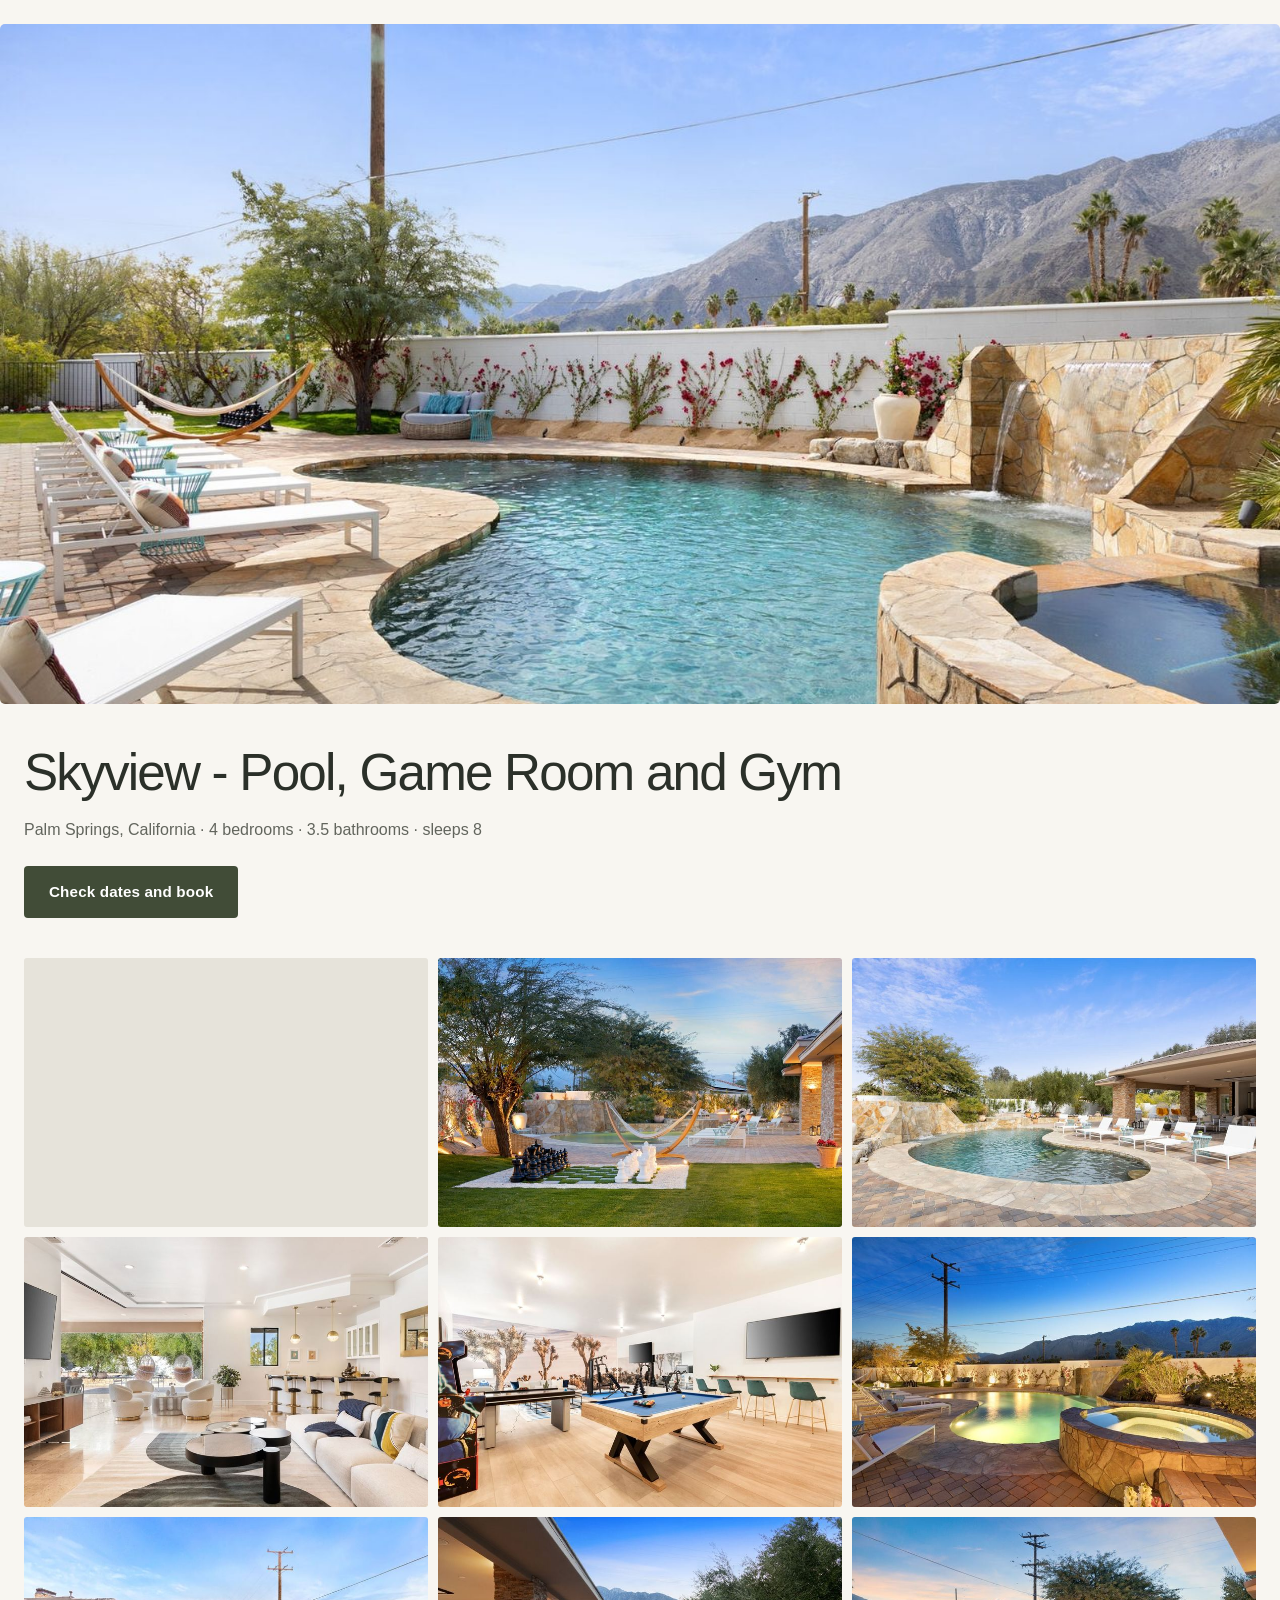
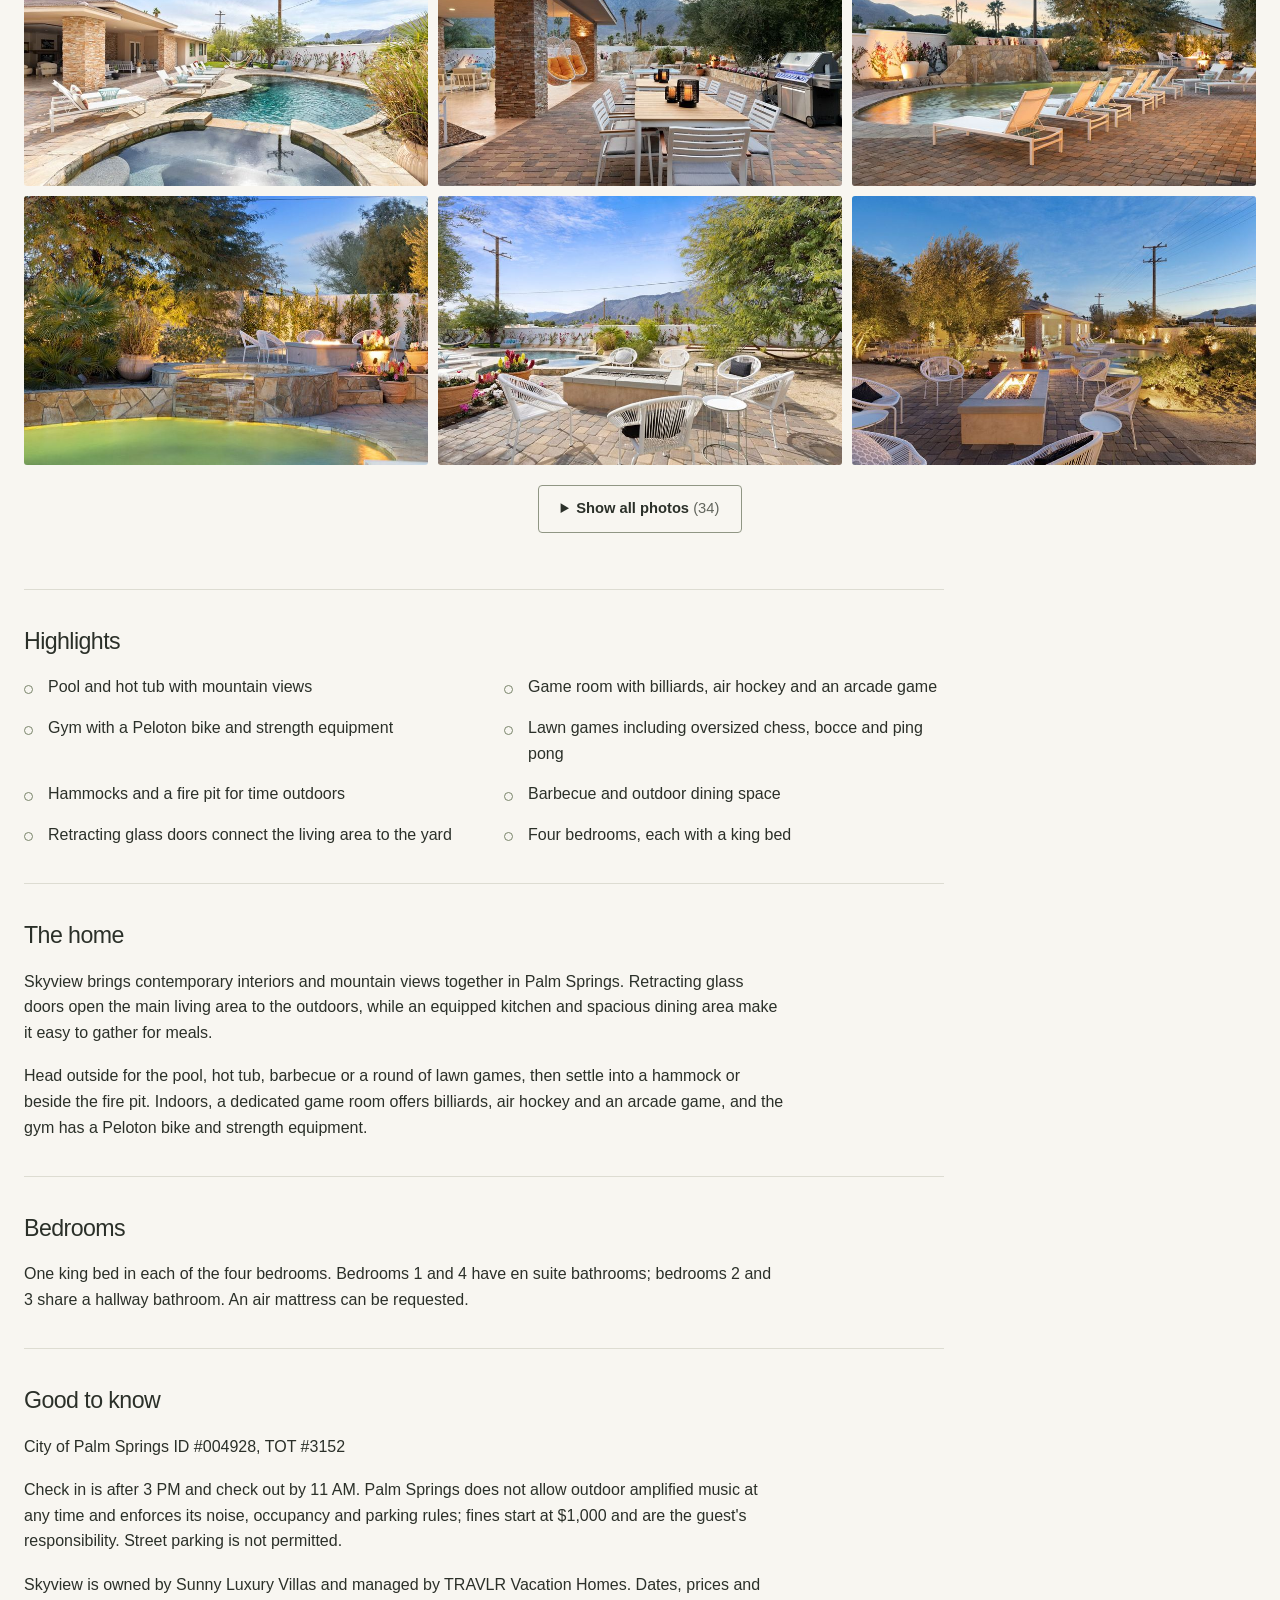
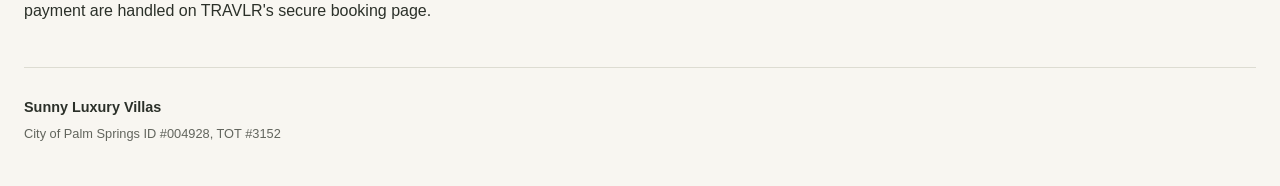
<file: skyview/k2/index.html>
<!doctype html>
<html lang="en">
<head>
<meta charset="utf-8">
<meta name="viewport" content="width=device-width, initial-scale=1">
<meta name="robots" content="noindex,nofollow">
<title>Skyview - Pool, Game Room and Gym</title>
<meta name="description" content="4 bedrooms, 3.5 bathrooms, sleeps 8. Pool, hot tub, game room and gym with a Peloton bike in Palm Springs.">
<link rel="canonical" href="https://stay.sunnyluxuryvillas.com/skyview/k2/">
<meta property="og:type" content="website">
<meta property="og:site_name" content="Sunny Luxury Villas">
<meta property="og:title" content="Skyview - Pool, Game Room and Gym">
<meta property="og:description" content="4 bedrooms, 3.5 bathrooms, sleeps 8. Pool, hot tub, game room and gym with a Peloton bike in Palm Springs.">
<meta property="og:url" content="https://stay.sunnyluxuryvillas.com/skyview/k2/">
<meta property="og:image" content="https://stay.sunnyluxuryvillas.com/img/sky-b07-1600.jpg">
<meta property="og:image:alt" content="Pool and loungers with mountain views">
<link rel="stylesheet" href="/site.css">
<script src="/skyview/config.js" defer></script>
<script src="/site.js" defer></script>
</head>
<body data-code="k2">
<main>
<a class="hero photo" data-photo="0" href="/img/sky-b07-1600.jpg" aria-label="Open photo 1: Pool and loungers with mountain views">
<img src="/img/sky-b07-800.jpg" srcset="/img/sky-b07-800.jpg 800w, /img/sky-b07-1600.jpg 1600w" sizes="(min-width: 1400px) 1360px, 100vw" width="1620" height="1080" alt="Pool and loungers with mountain views" loading="eager" decoding="async" fetchpriority="high">
</a>
<div class="page-body">
<section class="intro" aria-labelledby="home-title">
<h1 id="home-title">Skyview - Pool, Game Room and Gym</h1>
<p class="location">Palm Springs, California · 4 bedrooms · 3.5 bathrooms · sleeps 8</p>
<a class="book-button" data-book href="https://www.staytravlr.com/vacation-rental/skyview/?utm_source=sunnyluxuryvillas&amp;utm_medium=referral&amp;utm_campaign=skyview_cover_2026_11&amp;utm_content=k2#availability">Check dates and book</a>
</section>
<section class="gallery" aria-label="Photos of Skyview">
<div class="photo-grid"><a class="photo" data-photo="0" href="/img/sky-b07-1600.jpg" aria-label="Open photo 1: Pool and loungers with mountain views"><img src="/img/sky-b07-800.jpg" srcset="/img/sky-b07-800.jpg 800w, /img/sky-b07-1600.jpg 1600w" sizes="(min-width: 1100px) 416px, (min-width: 700px) calc((100vw - 64px) / 3), calc((100vw - 40px) / 2)" width="1620" height="1080" alt="Pool and loungers with mountain views" loading="lazy" decoding="async"></a>
<a class="photo" data-photo="1" href="/img/sky-b01-1600.jpg" aria-label="Open photo 2: Oversized chess set and hammocks in the yard"><img src="/img/sky-b01-800.jpg" srcset="/img/sky-b01-800.jpg 800w, /img/sky-b01-1600.jpg 1600w" sizes="(min-width: 1100px) 416px, (min-width: 700px) calc((100vw - 64px) / 3), calc((100vw - 40px) / 2)" width="1620" height="1080" alt="Oversized chess set and hammocks in the yard" loading="lazy" decoding="async"></a>
<a class="photo" data-photo="2" href="/img/sky-b02-1600.jpg" aria-label="Open photo 3: Pool terrace with loungers in the sun"><img src="/img/sky-b02-800.jpg" srcset="/img/sky-b02-800.jpg 800w, /img/sky-b02-1600.jpg 1600w" sizes="(min-width: 1100px) 416px, (min-width: 700px) calc((100vw - 64px) / 3), calc((100vw - 40px) / 2)" width="1620" height="1080" alt="Pool terrace with loungers in the sun" loading="lazy" decoding="async"></a>
<a class="photo" data-photo="3" href="/img/sky-b03-1600.jpg" aria-label="Open photo 4: Open living room beside the kitchen"><img src="/img/sky-b03-800.jpg" srcset="/img/sky-b03-800.jpg 800w, /img/sky-b03-1600.jpg 1600w" sizes="(min-width: 1100px) 416px, (min-width: 700px) calc((100vw - 64px) / 3), calc((100vw - 40px) / 2)" width="1620" height="1080" alt="Open living room beside the kitchen" loading="lazy" decoding="async"></a>
<a class="photo" data-photo="4" href="/img/sky-b04-1600.jpg" aria-label="Open photo 5: Game room with billiards and gym equipment"><img src="/img/sky-b04-800.jpg" srcset="/img/sky-b04-800.jpg 800w, /img/sky-b04-1600.jpg 1600w" sizes="(min-width: 1100px) 416px, (min-width: 700px) calc((100vw - 64px) / 3), calc((100vw - 40px) / 2)" width="1620" height="1080" alt="Game room with billiards and gym equipment" loading="lazy" decoding="async"></a>
<a class="photo" data-photo="5" href="/img/sky-b05-1600.jpg" aria-label="Open photo 6: Pool and raised spa beneath the mountains at twilight"><img src="/img/sky-b05-800.jpg" srcset="/img/sky-b05-800.jpg 800w, /img/sky-b05-1600.jpg 1600w" sizes="(min-width: 1100px) 416px, (min-width: 700px) calc((100vw - 64px) / 3), calc((100vw - 40px) / 2)" width="1620" height="1080" alt="Pool and raised spa beneath the mountains at twilight" loading="lazy" decoding="async"></a>
<a class="photo" data-photo="6" href="/img/sky-b06-1600.jpg" aria-label="Open photo 7: Pool and spa beside the house in daylight"><img src="/img/sky-b06-800.jpg" srcset="/img/sky-b06-800.jpg 800w, /img/sky-b06-1600.jpg 1600w" sizes="(min-width: 1100px) 416px, (min-width: 700px) calc((100vw - 64px) / 3), calc((100vw - 40px) / 2)" width="1620" height="1080" alt="Pool and spa beside the house in daylight" loading="lazy" decoding="async"></a>
<a class="photo" data-photo="7" href="/img/sky-b08-1600.jpg" aria-label="Open photo 8: Outdoor dining table beside the barbecue"><img src="/img/sky-b08-800.jpg" srcset="/img/sky-b08-800.jpg 800w, /img/sky-b08-1600.jpg 1600w" sizes="(min-width: 1100px) 416px, (min-width: 700px) calc((100vw - 64px) / 3), calc((100vw - 40px) / 2)" width="1620" height="1080" alt="Outdoor dining table beside the barbecue" loading="lazy" decoding="async"></a>
<a class="photo" data-photo="8" href="/img/sky-b09-1600.jpg" aria-label="Open photo 9: Poolside loungers and terrace at dusk"><img src="/img/sky-b09-800.jpg" srcset="/img/sky-b09-800.jpg 800w, /img/sky-b09-1600.jpg 1600w" sizes="(min-width: 1100px) 416px, (min-width: 700px) calc((100vw - 64px) / 3), calc((100vw - 40px) / 2)" width="1620" height="1080" alt="Poolside loungers and terrace at dusk" loading="lazy" decoding="async"></a>
<a class="photo" data-photo="9" href="/img/sky-b10-1600.jpg" aria-label="Open photo 10: Hammocks and chess set beyond the illuminated pool"><img src="/img/sky-b10-800.jpg" srcset="/img/sky-b10-800.jpg 800w, /img/sky-b10-1600.jpg 1600w" sizes="(min-width: 1100px) 416px, (min-width: 700px) calc((100vw - 64px) / 3), calc((100vw - 40px) / 2)" width="1620" height="1080" alt="Hammocks and chess set beyond the illuminated pool" loading="lazy" decoding="async"></a>
<a class="photo" data-photo="10" href="/img/sky-b12-1600.jpg" aria-label="Open photo 11: Outdoor lounge beside the pool with mountain views"><img src="/img/sky-b12-800.jpg" srcset="/img/sky-b12-800.jpg 800w, /img/sky-b12-1600.jpg 1600w" sizes="(min-width: 1100px) 416px, (min-width: 700px) calc((100vw - 64px) / 3), calc((100vw - 40px) / 2)" width="1620" height="1080" alt="Outdoor lounge beside the pool with mountain views" loading="lazy" decoding="async"></a>
<a class="photo" data-photo="11" href="/img/sky-b13-1600.jpg" aria-label="Open photo 12: Fire pit seating on the terrace at dusk"><img src="/img/sky-b13-800.jpg" srcset="/img/sky-b13-800.jpg 800w, /img/sky-b13-1600.jpg 1600w" sizes="(min-width: 1100px) 416px, (min-width: 700px) calc((100vw - 64px) / 3), calc((100vw - 40px) / 2)" width="1620" height="1080" alt="Fire pit seating on the terrace at dusk" loading="lazy" decoding="async"></a></div>
<details class="more-photos">
<summary>Show all photos <span>(34)</span></summary>
<div class="photo-grid"><a class="photo" data-photo="12" href="/img/sky-b14-1600.jpg" aria-label="Open photo 13: Bocce court beside the garden path"><img src="/img/sky-b14-800.jpg" srcset="/img/sky-b14-800.jpg 800w, /img/sky-b14-1600.jpg 1600w" sizes="(min-width: 1100px) 416px, (min-width: 700px) calc((100vw - 64px) / 3), calc((100vw - 40px) / 2)" width="1620" height="1080" alt="Bocce court beside the garden path" loading="lazy" decoding="async"></a>
<a class="photo" data-photo="13" href="/img/sky-b15-1600.jpg" aria-label="Open photo 14: Ping pong table outside the open living room"><img src="/img/sky-b15-800.jpg" srcset="/img/sky-b15-800.jpg 800w, /img/sky-b15-1600.jpg 1600w" sizes="(min-width: 1100px) 416px, (min-width: 700px) calc((100vw - 64px) / 3), calc((100vw - 40px) / 2)" width="1620" height="1080" alt="Ping pong table outside the open living room" loading="lazy" decoding="async"></a>
<a class="photo" data-photo="14" href="/img/sky-b16-1600.jpg" aria-label="Open photo 15: Covered terrace and open living area at dusk"><img src="/img/sky-b16-800.jpg" srcset="/img/sky-b16-800.jpg 800w, /img/sky-b16-1600.jpg 1600w" sizes="(min-width: 1100px) 416px, (min-width: 700px) calc((100vw - 64px) / 3), calc((100vw - 40px) / 2)" width="1620" height="1080" alt="Covered terrace and open living area at dusk" loading="lazy" decoding="async"></a>
<a class="photo" data-photo="15" href="/img/sky-b17-1600.jpg" aria-label="Open photo 16: Terrace seating facing the open living room"><img src="/img/sky-b17-800.jpg" srcset="/img/sky-b17-800.jpg 800w, /img/sky-b17-1600.jpg 1600w" sizes="(min-width: 1100px) 416px, (min-width: 700px) calc((100vw - 64px) / 3), calc((100vw - 40px) / 2)" width="1620" height="1080" alt="Terrace seating facing the open living room" loading="lazy" decoding="async"></a>
<a class="photo" data-photo="16" href="/img/sky-b18-1600.jpg" aria-label="Open photo 17: Living room with sofas and garden views"><img src="/img/sky-b18-800.jpg" srcset="/img/sky-b18-800.jpg 800w, /img/sky-b18-1600.jpg 1600w" sizes="(min-width: 1100px) 416px, (min-width: 700px) calc((100vw - 64px) / 3), calc((100vw - 40px) / 2)" width="1620" height="1080" alt="Living room with sofas and garden views" loading="lazy" decoding="async"></a>
<a class="photo" data-photo="17" href="/img/sky-b20-1600.jpg" aria-label="Open photo 18: Kitchen island and adjoining living area"><img src="/img/sky-b20-800.jpg" srcset="/img/sky-b20-800.jpg 800w, /img/sky-b20-1600.jpg 1600w" sizes="(min-width: 1100px) 416px, (min-width: 700px) calc((100vw - 64px) / 3), calc((100vw - 40px) / 2)" width="1620" height="1080" alt="Kitchen island and adjoining living area" loading="lazy" decoding="async"></a>
<a class="photo" data-photo="18" href="/img/sky-b21-1600.jpg" aria-label="Open photo 19: Kitchen and indoor dining table"><img src="/img/sky-b21-800.jpg" srcset="/img/sky-b21-800.jpg 800w, /img/sky-b21-1600.jpg 1600w" sizes="(min-width: 1100px) 416px, (min-width: 700px) calc((100vw - 64px) / 3), calc((100vw - 40px) / 2)" width="1620" height="1080" alt="Kitchen and indoor dining table" loading="lazy" decoding="async"></a>
<a class="photo" data-photo="19" href="/img/sky-b23-1600.jpg" aria-label="Open photo 20: Billiards table and exercise equipment in the game room"><img src="/img/sky-b23-800.jpg" srcset="/img/sky-b23-800.jpg 800w, /img/sky-b23-1600.jpg 1600w" sizes="(min-width: 1100px) 416px, (min-width: 700px) calc((100vw - 64px) / 3), calc((100vw - 40px) / 2)" width="1620" height="1080" alt="Billiards table and exercise equipment in the game room" loading="lazy" decoding="async"></a>
<a class="photo" data-photo="20" href="/img/sky-b24-1600.jpg" aria-label="Open photo 21: Game room with air hockey and exercise equipment"><img src="/img/sky-b24-800.jpg" srcset="/img/sky-b24-800.jpg 800w, /img/sky-b24-1600.jpg 1600w" sizes="(min-width: 1100px) 416px, (min-width: 700px) calc((100vw - 64px) / 3), calc((100vw - 40px) / 2)" width="1620" height="1080" alt="Game room with air hockey and exercise equipment" loading="lazy" decoding="async"></a>
<a class="photo" data-photo="21" href="/img/sky-b27-1600.jpg" aria-label="Open photo 22: Bedroom with blue rug and seating area"><img src="/img/sky-b27-800.jpg" srcset="/img/sky-b27-800.jpg 800w, /img/sky-b27-1600.jpg 1600w" sizes="(min-width: 1100px) 416px, (min-width: 700px) calc((100vw - 64px) / 3), calc((100vw - 40px) / 2)" width="1620" height="1080" alt="Bedroom with blue rug and seating area" loading="lazy" decoding="async"></a>
<a class="photo" data-photo="22" href="/img/sky-b28-1600.jpg" aria-label="Open photo 23: Bedroom with desk and garden windows"><img src="/img/sky-b28-800.jpg" srcset="/img/sky-b28-800.jpg 800w, /img/sky-b28-1600.jpg 1600w" sizes="(min-width: 1100px) 416px, (min-width: 700px) calc((100vw - 64px) / 3), calc((100vw - 40px) / 2)" width="1620" height="1080" alt="Bedroom with desk and garden windows" loading="lazy" decoding="async"></a>
<a class="photo" data-photo="23" href="/img/sky-b29-1600.jpg" aria-label="Open photo 24: Bathroom with double vanity and walk-in shower"><img src="/img/sky-b29-800.jpg" srcset="/img/sky-b29-800.jpg 800w, /img/sky-b29-1600.jpg 1600w" sizes="(min-width: 1100px) 416px, (min-width: 700px) calc((100vw - 64px) / 3), calc((100vw - 40px) / 2)" width="1620" height="1080" alt="Bathroom with double vanity and walk-in shower" loading="lazy" decoding="async"></a>
<a class="photo" data-photo="24" href="/img/sky-b30-1600.jpg" aria-label="Open photo 25: Bedroom with yellow accents and garden window"><img src="/img/sky-b30-800.jpg" srcset="/img/sky-b30-800.jpg 800w, /img/sky-b30-1600.jpg 1600w" sizes="(min-width: 1100px) 416px, (min-width: 700px) calc((100vw - 64px) / 3), calc((100vw - 40px) / 2)" width="1620" height="1080" alt="Bedroom with yellow accents and garden window" loading="lazy" decoding="async"></a>
<a class="photo" data-photo="25" href="/img/sky-b31-1600.jpg" aria-label="Open photo 26: Bed with yellow throw and colorful wall art"><img src="/img/sky-b31-800.jpg" srcset="/img/sky-b31-800.jpg 800w, /img/sky-b31-1600.jpg 1600w" sizes="(min-width: 1100px) 416px, (min-width: 700px) calc((100vw - 64px) / 3), calc((100vw - 40px) / 2)" width="1620" height="1080" alt="Bed with yellow throw and colorful wall art" loading="lazy" decoding="async"></a>
<a class="photo" data-photo="26" href="/img/sky-b32-1600.jpg" aria-label="Open photo 27: Bedroom with patterned accent wall"><img src="/img/sky-b32-800.jpg" srcset="/img/sky-b32-800.jpg 800w, /img/sky-b32-1600.jpg 1600w" sizes="(min-width: 1100px) 416px, (min-width: 700px) calc((100vw - 64px) / 3), calc((100vw - 40px) / 2)" width="1620" height="1080" alt="Bedroom with patterned accent wall" loading="lazy" decoding="async"></a>
<a class="photo" data-photo="27" href="/img/sky-b33-1600.jpg" aria-label="Open photo 28: Bedside table and upholstered headboard"><img src="/img/sky-b33-800.jpg" srcset="/img/sky-b33-800.jpg 800w, /img/sky-b33-1600.jpg 1600w" sizes="(min-width: 1100px) 416px, (min-width: 700px) calc((100vw - 64px) / 3), calc((100vw - 40px) / 2)" width="1620" height="1080" alt="Bedside table and upholstered headboard" loading="lazy" decoding="async"></a>
<a class="photo" data-photo="28" href="/img/sky-b34-1600.jpg" aria-label="Open photo 29: Bathroom vanity beside a glass shower"><img src="/img/sky-b34-800.jpg" srcset="/img/sky-b34-800.jpg 800w, /img/sky-b34-1600.jpg 1600w" sizes="(min-width: 1100px) 416px, (min-width: 700px) calc((100vw - 64px) / 3), calc((100vw - 40px) / 2)" width="1620" height="1080" alt="Bathroom vanity beside a glass shower" loading="lazy" decoding="async"></a>
<a class="photo" data-photo="29" href="/img/sky-b35-1600.jpg" aria-label="Open photo 30: Bedroom with canopy bed and desk"><img src="/img/sky-b35-800.jpg" srcset="/img/sky-b35-800.jpg 800w, /img/sky-b35-1600.jpg 1600w" sizes="(min-width: 1100px) 416px, (min-width: 700px) calc((100vw - 64px) / 3), calc((100vw - 40px) / 2)" width="1620" height="1080" alt="Bedroom with canopy bed and desk" loading="lazy" decoding="async"></a>
<a class="photo" data-photo="30" href="/img/sky-b36-1600.jpg" aria-label="Open photo 31: Canopy bedroom with television and desk"><img src="/img/sky-b36-800.jpg" srcset="/img/sky-b36-800.jpg 800w, /img/sky-b36-1600.jpg 1600w" sizes="(min-width: 1100px) 416px, (min-width: 700px) calc((100vw - 64px) / 3), calc((100vw - 40px) / 2)" width="1620" height="1080" alt="Canopy bedroom with television and desk" loading="lazy" decoding="async"></a>
<a class="photo" data-photo="31" href="/img/sky-b37-1600.jpg" aria-label="Open photo 32: Bathroom with tiled shower and vanity"><img src="/img/sky-b37-800.jpg" srcset="/img/sky-b37-800.jpg 800w, /img/sky-b37-1600.jpg 1600w" sizes="(min-width: 1100px) 416px, (min-width: 700px) calc((100vw - 64px) / 3), calc((100vw - 40px) / 2)" width="1620" height="1080" alt="Bathroom with tiled shower and vanity" loading="lazy" decoding="async"></a>
<a class="photo" data-photo="32" href="/img/sky-b38-1600.jpg" aria-label="Open photo 33: Overhead view of the pool, spa and yard"><img src="/img/sky-b38-800.jpg" srcset="/img/sky-b38-800.jpg 800w, /img/sky-b38-1600.jpg 1600w" sizes="(min-width: 1100px) 416px, (min-width: 700px) calc((100vw - 64px) / 3), calc((100vw - 40px) / 2)" width="1621" height="1079" alt="Overhead view of the pool, spa and yard" loading="lazy" decoding="async"></a>
<a class="photo" data-photo="33" href="/img/sky-b39-1600.jpg" aria-label="Open photo 34: Floor plan of the house and outdoor spaces"><img src="/img/sky-b39-800.jpg" srcset="/img/sky-b39-800.jpg 800w, /img/sky-b39-1600.jpg 1600w" sizes="(min-width: 1100px) 416px, (min-width: 700px) calc((100vw - 64px) / 3), calc((100vw - 40px) / 2)" width="1528" height="1080" alt="Floor plan of the house and outdoor spaces" loading="lazy" decoding="async"></a></div>
</details>
</section>
<div class="home-details">
<section aria-labelledby="highlights-title"><h2 id="highlights-title">Highlights</h2>
<ul class="highlights"><li>Pool and hot tub with mountain views</li><li>Game room with billiards, air hockey and an arcade game</li><li>Gym with a Peloton bike and strength equipment</li><li>Lawn games including oversized chess, bocce and ping pong</li><li>Hammocks and a fire pit for time outdoors</li><li>Barbecue and outdoor dining space</li><li>Retracting glass doors connect the living area to the yard</li><li>Four bedrooms, each with a king bed</li></ul></section>
<section aria-labelledby="about-title"><h2 id="about-title">The home</h2>
<p>Skyview brings contemporary interiors and mountain views together in Palm Springs. Retracting glass doors open the main living area to the outdoors, while an equipped kitchen and spacious dining area make it easy to gather for meals.</p>
<p>Head outside for the pool, hot tub, barbecue or a round of lawn games, then settle into a hammock or beside the fire pit. Indoors, a dedicated game room offers billiards, air hockey and an arcade game, and the gym has a Peloton bike and strength equipment.</p>
</section>
<section aria-labelledby="bedrooms-title"><h2 id="bedrooms-title">Bedrooms</h2>
<p>One king bed in each of the four bedrooms. Bedrooms 1 and 4 have en suite bathrooms; bedrooms 2 and 3 share a hallway bathroom. An air mattress can be requested.</p></section>
<section aria-labelledby="know-title"><h2 id="know-title">Good to know</h2>
<p>City of Palm Springs ID #004928, TOT #3152</p>
<p>Check in is after 3 PM and check out by 11 AM. Palm Springs does not allow outdoor amplified music at any time and enforces its noise, occupancy and parking rules; fines start at $1,000 and are the guest&#x27;s responsibility. Street parking is not permitted.</p>
<p>Skyview is owned by Sunny Luxury Villas and managed by TRAVLR Vacation Homes. Dates, prices and payment are handled on TRAVLR&#x27;s secure booking page.</p></section>
</div>
<footer><p>Sunny Luxury Villas</p><p>City of Palm Springs ID #004928, TOT #3152</p></footer>
</div>
</main>
<div class="mobile-book"><a class="book-button" data-book href="https://www.staytravlr.com/vacation-rental/skyview/?utm_source=sunnyluxuryvillas&amp;utm_medium=referral&amp;utm_campaign=skyview_cover_2026_11&amp;utm_content=k2#availability">Check dates and book</a></div>
<dialog class="viewer" aria-label="Photo gallery">
<div class="viewer-top"><p id="photo-count" aria-live="polite"></p><button type="button" class="viewer-close" aria-label="Close photo gallery" autofocus>Close <span aria-hidden="true">×</span></button></div>
<div class="viewer-stage"><button type="button" class="viewer-prev" aria-label="Previous photo">&#8249;</button><div id="viewer-image"></div><button type="button" class="viewer-next" aria-label="Next photo">&#8250;</button></div>
<div class="viewer-bottom"><p id="photo-caption" aria-live="polite"></p><p class="viewer-help">Swipe or use the arrow keys to browse</p></div>
</dialog>
</body>
</html>
</file>
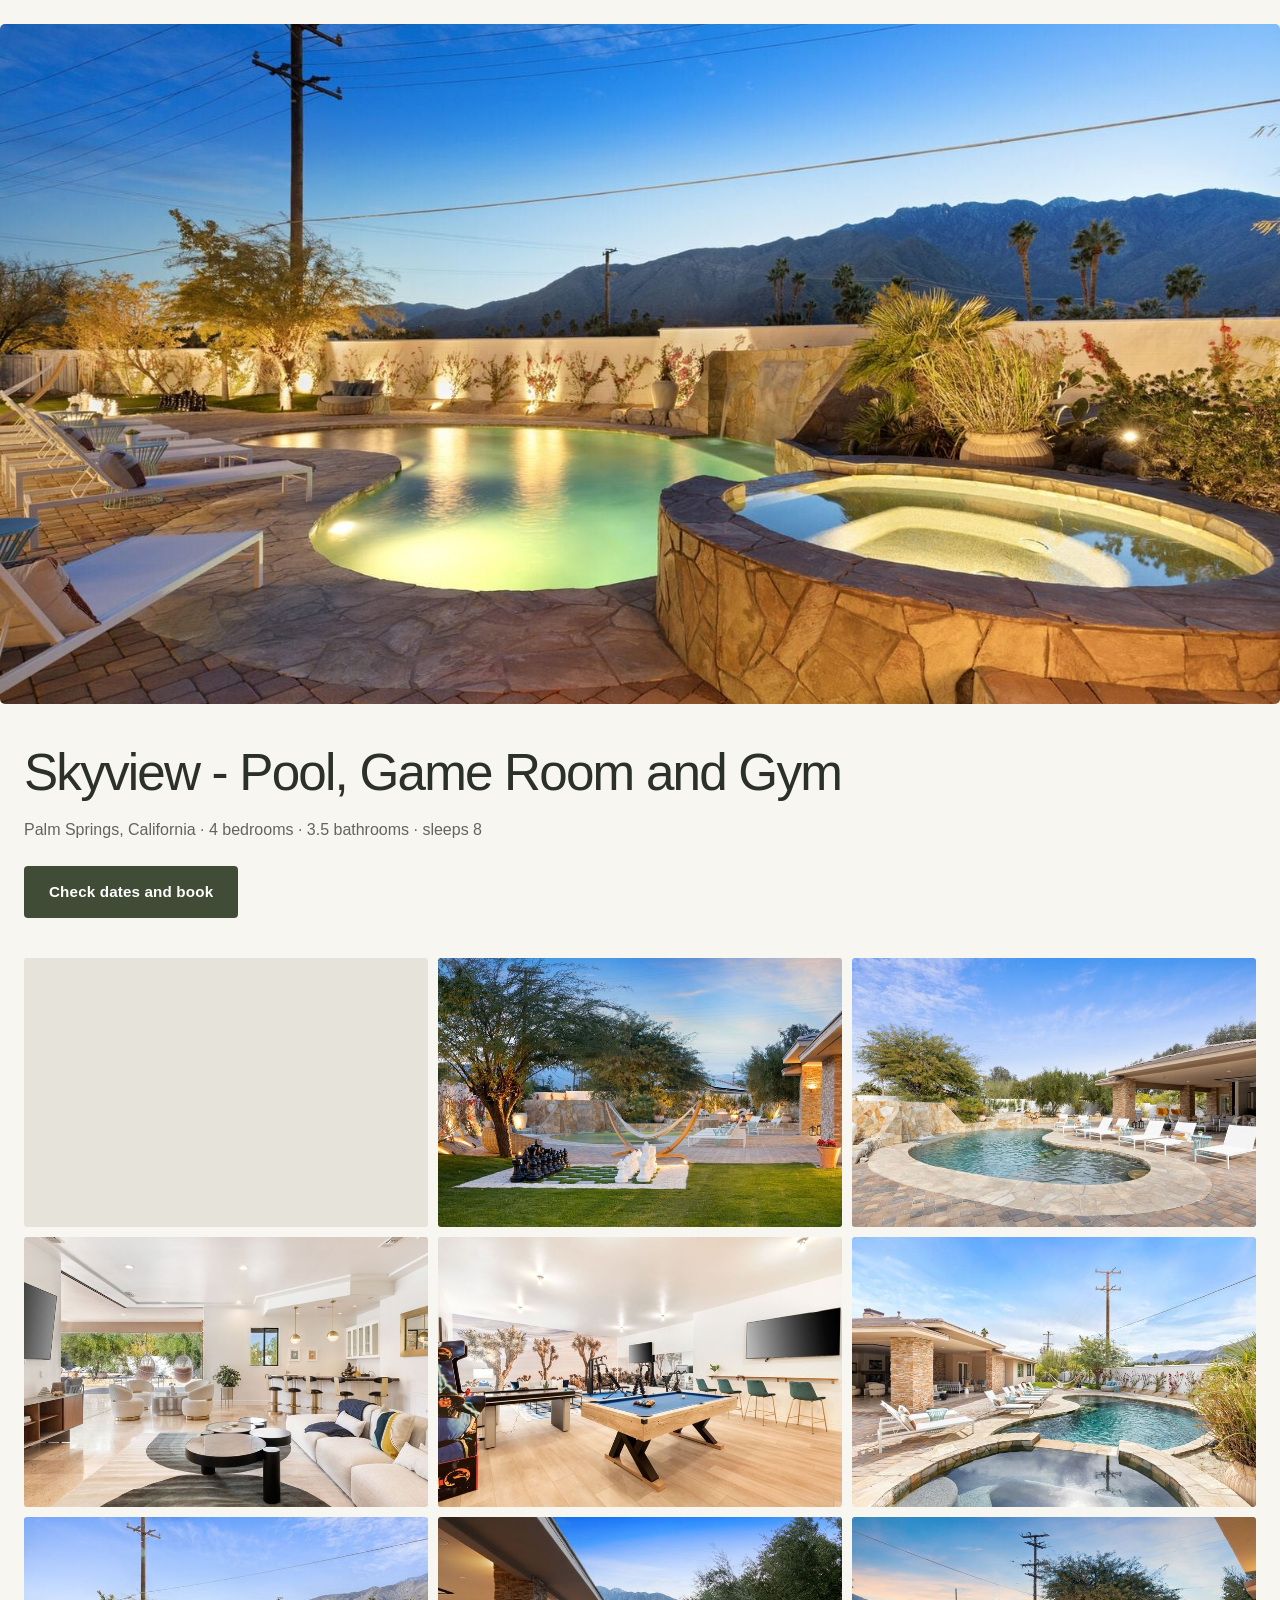
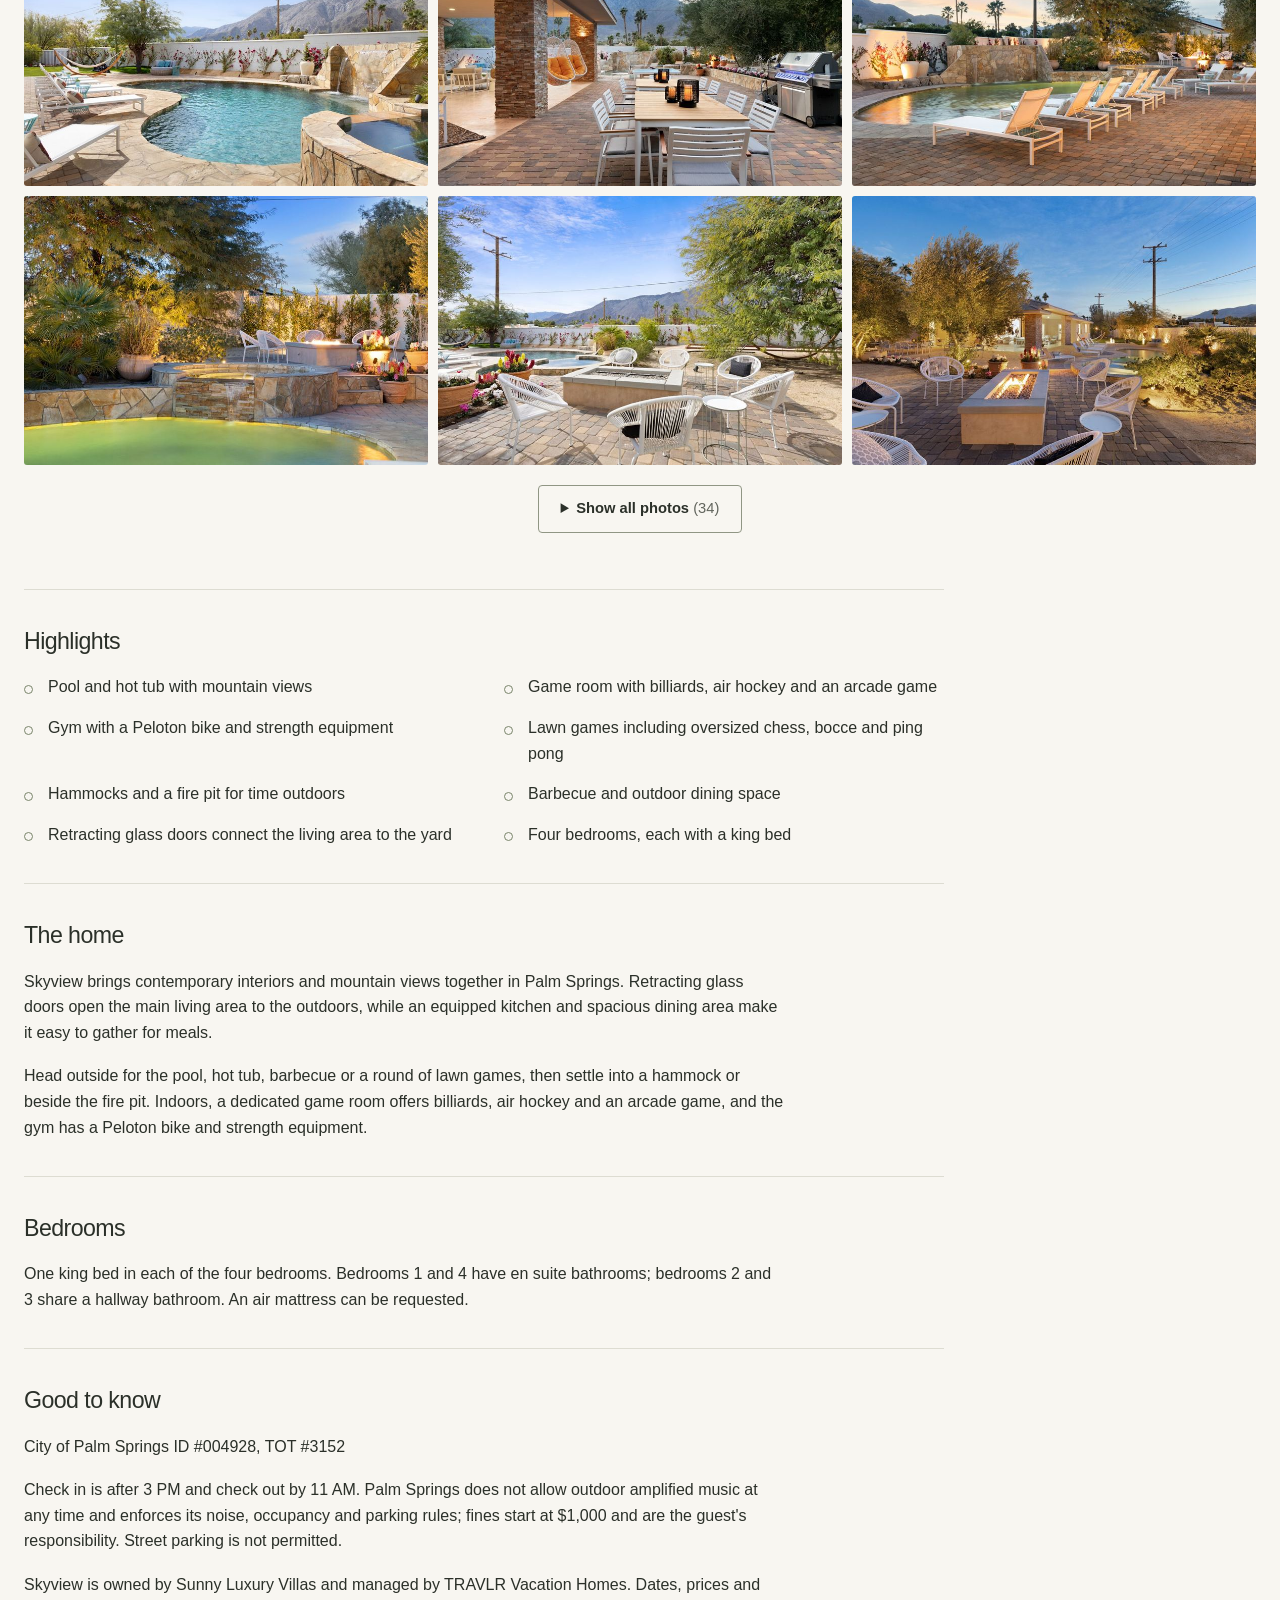
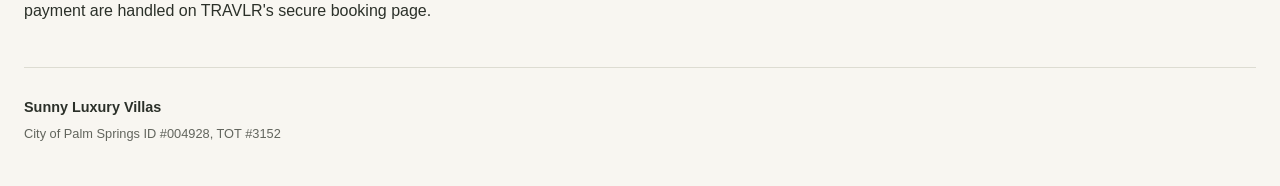
<file: skyview/k3/index.html>
<!doctype html>
<html lang="en">
<head>
<meta charset="utf-8">
<meta name="viewport" content="width=device-width, initial-scale=1">
<meta name="robots" content="noindex,nofollow">
<title>Skyview - Pool, Game Room and Gym</title>
<meta name="description" content="4 bedrooms, 3.5 bathrooms, sleeps 8. Pool, hot tub, game room and gym with a Peloton bike in Palm Springs.">
<link rel="canonical" href="https://stay.sunnyluxuryvillas.com/skyview/k3/">
<meta property="og:type" content="website">
<meta property="og:site_name" content="Sunny Luxury Villas">
<meta property="og:title" content="Skyview - Pool, Game Room and Gym">
<meta property="og:description" content="4 bedrooms, 3.5 bathrooms, sleeps 8. Pool, hot tub, game room and gym with a Peloton bike in Palm Springs.">
<meta property="og:url" content="https://stay.sunnyluxuryvillas.com/skyview/k3/">
<meta property="og:image" content="https://stay.sunnyluxuryvillas.com/img/sky-b05-1600.jpg">
<meta property="og:image:alt" content="Pool and raised spa beneath the mountains at twilight">
<link rel="stylesheet" href="/site.css">
<script src="/skyview/config.js" defer></script>
<script src="/site.js" defer></script>
</head>
<body data-code="k3">
<main>
<a class="hero photo" data-photo="0" href="/img/sky-b05-1600.jpg" aria-label="Open photo 1: Pool and raised spa beneath the mountains at twilight">
<img src="/img/sky-b05-800.jpg" srcset="/img/sky-b05-800.jpg 800w, /img/sky-b05-1600.jpg 1600w" sizes="(min-width: 1400px) 1360px, 100vw" width="1620" height="1080" alt="Pool and raised spa beneath the mountains at twilight" loading="eager" decoding="async" fetchpriority="high">
</a>
<div class="page-body">
<section class="intro" aria-labelledby="home-title">
<h1 id="home-title">Skyview - Pool, Game Room and Gym</h1>
<p class="location">Palm Springs, California · 4 bedrooms · 3.5 bathrooms · sleeps 8</p>
<a class="book-button" data-book href="https://www.staytravlr.com/vacation-rental/skyview/?utm_source=sunnyluxuryvillas&amp;utm_medium=referral&amp;utm_campaign=skyview_cover_2026_11&amp;utm_content=k3#availability">Check dates and book</a>
</section>
<section class="gallery" aria-label="Photos of Skyview">
<div class="photo-grid"><a class="photo" data-photo="0" href="/img/sky-b05-1600.jpg" aria-label="Open photo 1: Pool and raised spa beneath the mountains at twilight"><img src="/img/sky-b05-800.jpg" srcset="/img/sky-b05-800.jpg 800w, /img/sky-b05-1600.jpg 1600w" sizes="(min-width: 1100px) 416px, (min-width: 700px) calc((100vw - 64px) / 3), calc((100vw - 40px) / 2)" width="1620" height="1080" alt="Pool and raised spa beneath the mountains at twilight" loading="lazy" decoding="async"></a>
<a class="photo" data-photo="1" href="/img/sky-b01-1600.jpg" aria-label="Open photo 2: Oversized chess set and hammocks in the yard"><img src="/img/sky-b01-800.jpg" srcset="/img/sky-b01-800.jpg 800w, /img/sky-b01-1600.jpg 1600w" sizes="(min-width: 1100px) 416px, (min-width: 700px) calc((100vw - 64px) / 3), calc((100vw - 40px) / 2)" width="1620" height="1080" alt="Oversized chess set and hammocks in the yard" loading="lazy" decoding="async"></a>
<a class="photo" data-photo="2" href="/img/sky-b02-1600.jpg" aria-label="Open photo 3: Pool terrace with loungers in the sun"><img src="/img/sky-b02-800.jpg" srcset="/img/sky-b02-800.jpg 800w, /img/sky-b02-1600.jpg 1600w" sizes="(min-width: 1100px) 416px, (min-width: 700px) calc((100vw - 64px) / 3), calc((100vw - 40px) / 2)" width="1620" height="1080" alt="Pool terrace with loungers in the sun" loading="lazy" decoding="async"></a>
<a class="photo" data-photo="3" href="/img/sky-b03-1600.jpg" aria-label="Open photo 4: Open living room beside the kitchen"><img src="/img/sky-b03-800.jpg" srcset="/img/sky-b03-800.jpg 800w, /img/sky-b03-1600.jpg 1600w" sizes="(min-width: 1100px) 416px, (min-width: 700px) calc((100vw - 64px) / 3), calc((100vw - 40px) / 2)" width="1620" height="1080" alt="Open living room beside the kitchen" loading="lazy" decoding="async"></a>
<a class="photo" data-photo="4" href="/img/sky-b04-1600.jpg" aria-label="Open photo 5: Game room with billiards and gym equipment"><img src="/img/sky-b04-800.jpg" srcset="/img/sky-b04-800.jpg 800w, /img/sky-b04-1600.jpg 1600w" sizes="(min-width: 1100px) 416px, (min-width: 700px) calc((100vw - 64px) / 3), calc((100vw - 40px) / 2)" width="1620" height="1080" alt="Game room with billiards and gym equipment" loading="lazy" decoding="async"></a>
<a class="photo" data-photo="5" href="/img/sky-b06-1600.jpg" aria-label="Open photo 6: Pool and spa beside the house in daylight"><img src="/img/sky-b06-800.jpg" srcset="/img/sky-b06-800.jpg 800w, /img/sky-b06-1600.jpg 1600w" sizes="(min-width: 1100px) 416px, (min-width: 700px) calc((100vw - 64px) / 3), calc((100vw - 40px) / 2)" width="1620" height="1080" alt="Pool and spa beside the house in daylight" loading="lazy" decoding="async"></a>
<a class="photo" data-photo="6" href="/img/sky-b07-1600.jpg" aria-label="Open photo 7: Pool and loungers with mountain views"><img src="/img/sky-b07-800.jpg" srcset="/img/sky-b07-800.jpg 800w, /img/sky-b07-1600.jpg 1600w" sizes="(min-width: 1100px) 416px, (min-width: 700px) calc((100vw - 64px) / 3), calc((100vw - 40px) / 2)" width="1620" height="1080" alt="Pool and loungers with mountain views" loading="lazy" decoding="async"></a>
<a class="photo" data-photo="7" href="/img/sky-b08-1600.jpg" aria-label="Open photo 8: Outdoor dining table beside the barbecue"><img src="/img/sky-b08-800.jpg" srcset="/img/sky-b08-800.jpg 800w, /img/sky-b08-1600.jpg 1600w" sizes="(min-width: 1100px) 416px, (min-width: 700px) calc((100vw - 64px) / 3), calc((100vw - 40px) / 2)" width="1620" height="1080" alt="Outdoor dining table beside the barbecue" loading="lazy" decoding="async"></a>
<a class="photo" data-photo="8" href="/img/sky-b09-1600.jpg" aria-label="Open photo 9: Poolside loungers and terrace at dusk"><img src="/img/sky-b09-800.jpg" srcset="/img/sky-b09-800.jpg 800w, /img/sky-b09-1600.jpg 1600w" sizes="(min-width: 1100px) 416px, (min-width: 700px) calc((100vw - 64px) / 3), calc((100vw - 40px) / 2)" width="1620" height="1080" alt="Poolside loungers and terrace at dusk" loading="lazy" decoding="async"></a>
<a class="photo" data-photo="9" href="/img/sky-b10-1600.jpg" aria-label="Open photo 10: Hammocks and chess set beyond the illuminated pool"><img src="/img/sky-b10-800.jpg" srcset="/img/sky-b10-800.jpg 800w, /img/sky-b10-1600.jpg 1600w" sizes="(min-width: 1100px) 416px, (min-width: 700px) calc((100vw - 64px) / 3), calc((100vw - 40px) / 2)" width="1620" height="1080" alt="Hammocks and chess set beyond the illuminated pool" loading="lazy" decoding="async"></a>
<a class="photo" data-photo="10" href="/img/sky-b12-1600.jpg" aria-label="Open photo 11: Outdoor lounge beside the pool with mountain views"><img src="/img/sky-b12-800.jpg" srcset="/img/sky-b12-800.jpg 800w, /img/sky-b12-1600.jpg 1600w" sizes="(min-width: 1100px) 416px, (min-width: 700px) calc((100vw - 64px) / 3), calc((100vw - 40px) / 2)" width="1620" height="1080" alt="Outdoor lounge beside the pool with mountain views" loading="lazy" decoding="async"></a>
<a class="photo" data-photo="11" href="/img/sky-b13-1600.jpg" aria-label="Open photo 12: Fire pit seating on the terrace at dusk"><img src="/img/sky-b13-800.jpg" srcset="/img/sky-b13-800.jpg 800w, /img/sky-b13-1600.jpg 1600w" sizes="(min-width: 1100px) 416px, (min-width: 700px) calc((100vw - 64px) / 3), calc((100vw - 40px) / 2)" width="1620" height="1080" alt="Fire pit seating on the terrace at dusk" loading="lazy" decoding="async"></a></div>
<details class="more-photos">
<summary>Show all photos <span>(34)</span></summary>
<div class="photo-grid"><a class="photo" data-photo="12" href="/img/sky-b14-1600.jpg" aria-label="Open photo 13: Bocce court beside the garden path"><img src="/img/sky-b14-800.jpg" srcset="/img/sky-b14-800.jpg 800w, /img/sky-b14-1600.jpg 1600w" sizes="(min-width: 1100px) 416px, (min-width: 700px) calc((100vw - 64px) / 3), calc((100vw - 40px) / 2)" width="1620" height="1080" alt="Bocce court beside the garden path" loading="lazy" decoding="async"></a>
<a class="photo" data-photo="13" href="/img/sky-b15-1600.jpg" aria-label="Open photo 14: Ping pong table outside the open living room"><img src="/img/sky-b15-800.jpg" srcset="/img/sky-b15-800.jpg 800w, /img/sky-b15-1600.jpg 1600w" sizes="(min-width: 1100px) 416px, (min-width: 700px) calc((100vw - 64px) / 3), calc((100vw - 40px) / 2)" width="1620" height="1080" alt="Ping pong table outside the open living room" loading="lazy" decoding="async"></a>
<a class="photo" data-photo="14" href="/img/sky-b16-1600.jpg" aria-label="Open photo 15: Covered terrace and open living area at dusk"><img src="/img/sky-b16-800.jpg" srcset="/img/sky-b16-800.jpg 800w, /img/sky-b16-1600.jpg 1600w" sizes="(min-width: 1100px) 416px, (min-width: 700px) calc((100vw - 64px) / 3), calc((100vw - 40px) / 2)" width="1620" height="1080" alt="Covered terrace and open living area at dusk" loading="lazy" decoding="async"></a>
<a class="photo" data-photo="15" href="/img/sky-b17-1600.jpg" aria-label="Open photo 16: Terrace seating facing the open living room"><img src="/img/sky-b17-800.jpg" srcset="/img/sky-b17-800.jpg 800w, /img/sky-b17-1600.jpg 1600w" sizes="(min-width: 1100px) 416px, (min-width: 700px) calc((100vw - 64px) / 3), calc((100vw - 40px) / 2)" width="1620" height="1080" alt="Terrace seating facing the open living room" loading="lazy" decoding="async"></a>
<a class="photo" data-photo="16" href="/img/sky-b18-1600.jpg" aria-label="Open photo 17: Living room with sofas and garden views"><img src="/img/sky-b18-800.jpg" srcset="/img/sky-b18-800.jpg 800w, /img/sky-b18-1600.jpg 1600w" sizes="(min-width: 1100px) 416px, (min-width: 700px) calc((100vw - 64px) / 3), calc((100vw - 40px) / 2)" width="1620" height="1080" alt="Living room with sofas and garden views" loading="lazy" decoding="async"></a>
<a class="photo" data-photo="17" href="/img/sky-b20-1600.jpg" aria-label="Open photo 18: Kitchen island and adjoining living area"><img src="/img/sky-b20-800.jpg" srcset="/img/sky-b20-800.jpg 800w, /img/sky-b20-1600.jpg 1600w" sizes="(min-width: 1100px) 416px, (min-width: 700px) calc((100vw - 64px) / 3), calc((100vw - 40px) / 2)" width="1620" height="1080" alt="Kitchen island and adjoining living area" loading="lazy" decoding="async"></a>
<a class="photo" data-photo="18" href="/img/sky-b21-1600.jpg" aria-label="Open photo 19: Kitchen and indoor dining table"><img src="/img/sky-b21-800.jpg" srcset="/img/sky-b21-800.jpg 800w, /img/sky-b21-1600.jpg 1600w" sizes="(min-width: 1100px) 416px, (min-width: 700px) calc((100vw - 64px) / 3), calc((100vw - 40px) / 2)" width="1620" height="1080" alt="Kitchen and indoor dining table" loading="lazy" decoding="async"></a>
<a class="photo" data-photo="19" href="/img/sky-b23-1600.jpg" aria-label="Open photo 20: Billiards table and exercise equipment in the game room"><img src="/img/sky-b23-800.jpg" srcset="/img/sky-b23-800.jpg 800w, /img/sky-b23-1600.jpg 1600w" sizes="(min-width: 1100px) 416px, (min-width: 700px) calc((100vw - 64px) / 3), calc((100vw - 40px) / 2)" width="1620" height="1080" alt="Billiards table and exercise equipment in the game room" loading="lazy" decoding="async"></a>
<a class="photo" data-photo="20" href="/img/sky-b24-1600.jpg" aria-label="Open photo 21: Game room with air hockey and exercise equipment"><img src="/img/sky-b24-800.jpg" srcset="/img/sky-b24-800.jpg 800w, /img/sky-b24-1600.jpg 1600w" sizes="(min-width: 1100px) 416px, (min-width: 700px) calc((100vw - 64px) / 3), calc((100vw - 40px) / 2)" width="1620" height="1080" alt="Game room with air hockey and exercise equipment" loading="lazy" decoding="async"></a>
<a class="photo" data-photo="21" href="/img/sky-b27-1600.jpg" aria-label="Open photo 22: Bedroom with blue rug and seating area"><img src="/img/sky-b27-800.jpg" srcset="/img/sky-b27-800.jpg 800w, /img/sky-b27-1600.jpg 1600w" sizes="(min-width: 1100px) 416px, (min-width: 700px) calc((100vw - 64px) / 3), calc((100vw - 40px) / 2)" width="1620" height="1080" alt="Bedroom with blue rug and seating area" loading="lazy" decoding="async"></a>
<a class="photo" data-photo="22" href="/img/sky-b28-1600.jpg" aria-label="Open photo 23: Bedroom with desk and garden windows"><img src="/img/sky-b28-800.jpg" srcset="/img/sky-b28-800.jpg 800w, /img/sky-b28-1600.jpg 1600w" sizes="(min-width: 1100px) 416px, (min-width: 700px) calc((100vw - 64px) / 3), calc((100vw - 40px) / 2)" width="1620" height="1080" alt="Bedroom with desk and garden windows" loading="lazy" decoding="async"></a>
<a class="photo" data-photo="23" href="/img/sky-b29-1600.jpg" aria-label="Open photo 24: Bathroom with double vanity and walk-in shower"><img src="/img/sky-b29-800.jpg" srcset="/img/sky-b29-800.jpg 800w, /img/sky-b29-1600.jpg 1600w" sizes="(min-width: 1100px) 416px, (min-width: 700px) calc((100vw - 64px) / 3), calc((100vw - 40px) / 2)" width="1620" height="1080" alt="Bathroom with double vanity and walk-in shower" loading="lazy" decoding="async"></a>
<a class="photo" data-photo="24" href="/img/sky-b30-1600.jpg" aria-label="Open photo 25: Bedroom with yellow accents and garden window"><img src="/img/sky-b30-800.jpg" srcset="/img/sky-b30-800.jpg 800w, /img/sky-b30-1600.jpg 1600w" sizes="(min-width: 1100px) 416px, (min-width: 700px) calc((100vw - 64px) / 3), calc((100vw - 40px) / 2)" width="1620" height="1080" alt="Bedroom with yellow accents and garden window" loading="lazy" decoding="async"></a>
<a class="photo" data-photo="25" href="/img/sky-b31-1600.jpg" aria-label="Open photo 26: Bed with yellow throw and colorful wall art"><img src="/img/sky-b31-800.jpg" srcset="/img/sky-b31-800.jpg 800w, /img/sky-b31-1600.jpg 1600w" sizes="(min-width: 1100px) 416px, (min-width: 700px) calc((100vw - 64px) / 3), calc((100vw - 40px) / 2)" width="1620" height="1080" alt="Bed with yellow throw and colorful wall art" loading="lazy" decoding="async"></a>
<a class="photo" data-photo="26" href="/img/sky-b32-1600.jpg" aria-label="Open photo 27: Bedroom with patterned accent wall"><img src="/img/sky-b32-800.jpg" srcset="/img/sky-b32-800.jpg 800w, /img/sky-b32-1600.jpg 1600w" sizes="(min-width: 1100px) 416px, (min-width: 700px) calc((100vw - 64px) / 3), calc((100vw - 40px) / 2)" width="1620" height="1080" alt="Bedroom with patterned accent wall" loading="lazy" decoding="async"></a>
<a class="photo" data-photo="27" href="/img/sky-b33-1600.jpg" aria-label="Open photo 28: Bedside table and upholstered headboard"><img src="/img/sky-b33-800.jpg" srcset="/img/sky-b33-800.jpg 800w, /img/sky-b33-1600.jpg 1600w" sizes="(min-width: 1100px) 416px, (min-width: 700px) calc((100vw - 64px) / 3), calc((100vw - 40px) / 2)" width="1620" height="1080" alt="Bedside table and upholstered headboard" loading="lazy" decoding="async"></a>
<a class="photo" data-photo="28" href="/img/sky-b34-1600.jpg" aria-label="Open photo 29: Bathroom vanity beside a glass shower"><img src="/img/sky-b34-800.jpg" srcset="/img/sky-b34-800.jpg 800w, /img/sky-b34-1600.jpg 1600w" sizes="(min-width: 1100px) 416px, (min-width: 700px) calc((100vw - 64px) / 3), calc((100vw - 40px) / 2)" width="1620" height="1080" alt="Bathroom vanity beside a glass shower" loading="lazy" decoding="async"></a>
<a class="photo" data-photo="29" href="/img/sky-b35-1600.jpg" aria-label="Open photo 30: Bedroom with canopy bed and desk"><img src="/img/sky-b35-800.jpg" srcset="/img/sky-b35-800.jpg 800w, /img/sky-b35-1600.jpg 1600w" sizes="(min-width: 1100px) 416px, (min-width: 700px) calc((100vw - 64px) / 3), calc((100vw - 40px) / 2)" width="1620" height="1080" alt="Bedroom with canopy bed and desk" loading="lazy" decoding="async"></a>
<a class="photo" data-photo="30" href="/img/sky-b36-1600.jpg" aria-label="Open photo 31: Canopy bedroom with television and desk"><img src="/img/sky-b36-800.jpg" srcset="/img/sky-b36-800.jpg 800w, /img/sky-b36-1600.jpg 1600w" sizes="(min-width: 1100px) 416px, (min-width: 700px) calc((100vw - 64px) / 3), calc((100vw - 40px) / 2)" width="1620" height="1080" alt="Canopy bedroom with television and desk" loading="lazy" decoding="async"></a>
<a class="photo" data-photo="31" href="/img/sky-b37-1600.jpg" aria-label="Open photo 32: Bathroom with tiled shower and vanity"><img src="/img/sky-b37-800.jpg" srcset="/img/sky-b37-800.jpg 800w, /img/sky-b37-1600.jpg 1600w" sizes="(min-width: 1100px) 416px, (min-width: 700px) calc((100vw - 64px) / 3), calc((100vw - 40px) / 2)" width="1620" height="1080" alt="Bathroom with tiled shower and vanity" loading="lazy" decoding="async"></a>
<a class="photo" data-photo="32" href="/img/sky-b38-1600.jpg" aria-label="Open photo 33: Overhead view of the pool, spa and yard"><img src="/img/sky-b38-800.jpg" srcset="/img/sky-b38-800.jpg 800w, /img/sky-b38-1600.jpg 1600w" sizes="(min-width: 1100px) 416px, (min-width: 700px) calc((100vw - 64px) / 3), calc((100vw - 40px) / 2)" width="1621" height="1079" alt="Overhead view of the pool, spa and yard" loading="lazy" decoding="async"></a>
<a class="photo" data-photo="33" href="/img/sky-b39-1600.jpg" aria-label="Open photo 34: Floor plan of the house and outdoor spaces"><img src="/img/sky-b39-800.jpg" srcset="/img/sky-b39-800.jpg 800w, /img/sky-b39-1600.jpg 1600w" sizes="(min-width: 1100px) 416px, (min-width: 700px) calc((100vw - 64px) / 3), calc((100vw - 40px) / 2)" width="1528" height="1080" alt="Floor plan of the house and outdoor spaces" loading="lazy" decoding="async"></a></div>
</details>
</section>
<div class="home-details">
<section aria-labelledby="highlights-title"><h2 id="highlights-title">Highlights</h2>
<ul class="highlights"><li>Pool and hot tub with mountain views</li><li>Game room with billiards, air hockey and an arcade game</li><li>Gym with a Peloton bike and strength equipment</li><li>Lawn games including oversized chess, bocce and ping pong</li><li>Hammocks and a fire pit for time outdoors</li><li>Barbecue and outdoor dining space</li><li>Retracting glass doors connect the living area to the yard</li><li>Four bedrooms, each with a king bed</li></ul></section>
<section aria-labelledby="about-title"><h2 id="about-title">The home</h2>
<p>Skyview brings contemporary interiors and mountain views together in Palm Springs. Retracting glass doors open the main living area to the outdoors, while an equipped kitchen and spacious dining area make it easy to gather for meals.</p>
<p>Head outside for the pool, hot tub, barbecue or a round of lawn games, then settle into a hammock or beside the fire pit. Indoors, a dedicated game room offers billiards, air hockey and an arcade game, and the gym has a Peloton bike and strength equipment.</p>
</section>
<section aria-labelledby="bedrooms-title"><h2 id="bedrooms-title">Bedrooms</h2>
<p>One king bed in each of the four bedrooms. Bedrooms 1 and 4 have en suite bathrooms; bedrooms 2 and 3 share a hallway bathroom. An air mattress can be requested.</p></section>
<section aria-labelledby="know-title"><h2 id="know-title">Good to know</h2>
<p>City of Palm Springs ID #004928, TOT #3152</p>
<p>Check in is after 3 PM and check out by 11 AM. Palm Springs does not allow outdoor amplified music at any time and enforces its noise, occupancy and parking rules; fines start at $1,000 and are the guest&#x27;s responsibility. Street parking is not permitted.</p>
<p>Skyview is owned by Sunny Luxury Villas and managed by TRAVLR Vacation Homes. Dates, prices and payment are handled on TRAVLR&#x27;s secure booking page.</p></section>
</div>
<footer><p>Sunny Luxury Villas</p><p>City of Palm Springs ID #004928, TOT #3152</p></footer>
</div>
</main>
<div class="mobile-book"><a class="book-button" data-book href="https://www.staytravlr.com/vacation-rental/skyview/?utm_source=sunnyluxuryvillas&amp;utm_medium=referral&amp;utm_campaign=skyview_cover_2026_11&amp;utm_content=k3#availability">Check dates and book</a></div>
<dialog class="viewer" aria-label="Photo gallery">
<div class="viewer-top"><p id="photo-count" aria-live="polite"></p><button type="button" class="viewer-close" aria-label="Close photo gallery" autofocus>Close <span aria-hidden="true">×</span></button></div>
<div class="viewer-stage"><button type="button" class="viewer-prev" aria-label="Previous photo">&#8249;</button><div id="viewer-image"></div><button type="button" class="viewer-next" aria-label="Next photo">&#8250;</button></div>
<div class="viewer-bottom"><p id="photo-caption" aria-live="polite"></p><p class="viewer-help">Swipe or use the arrow keys to browse</p></div>
</dialog>
</body>
</html>
</file>
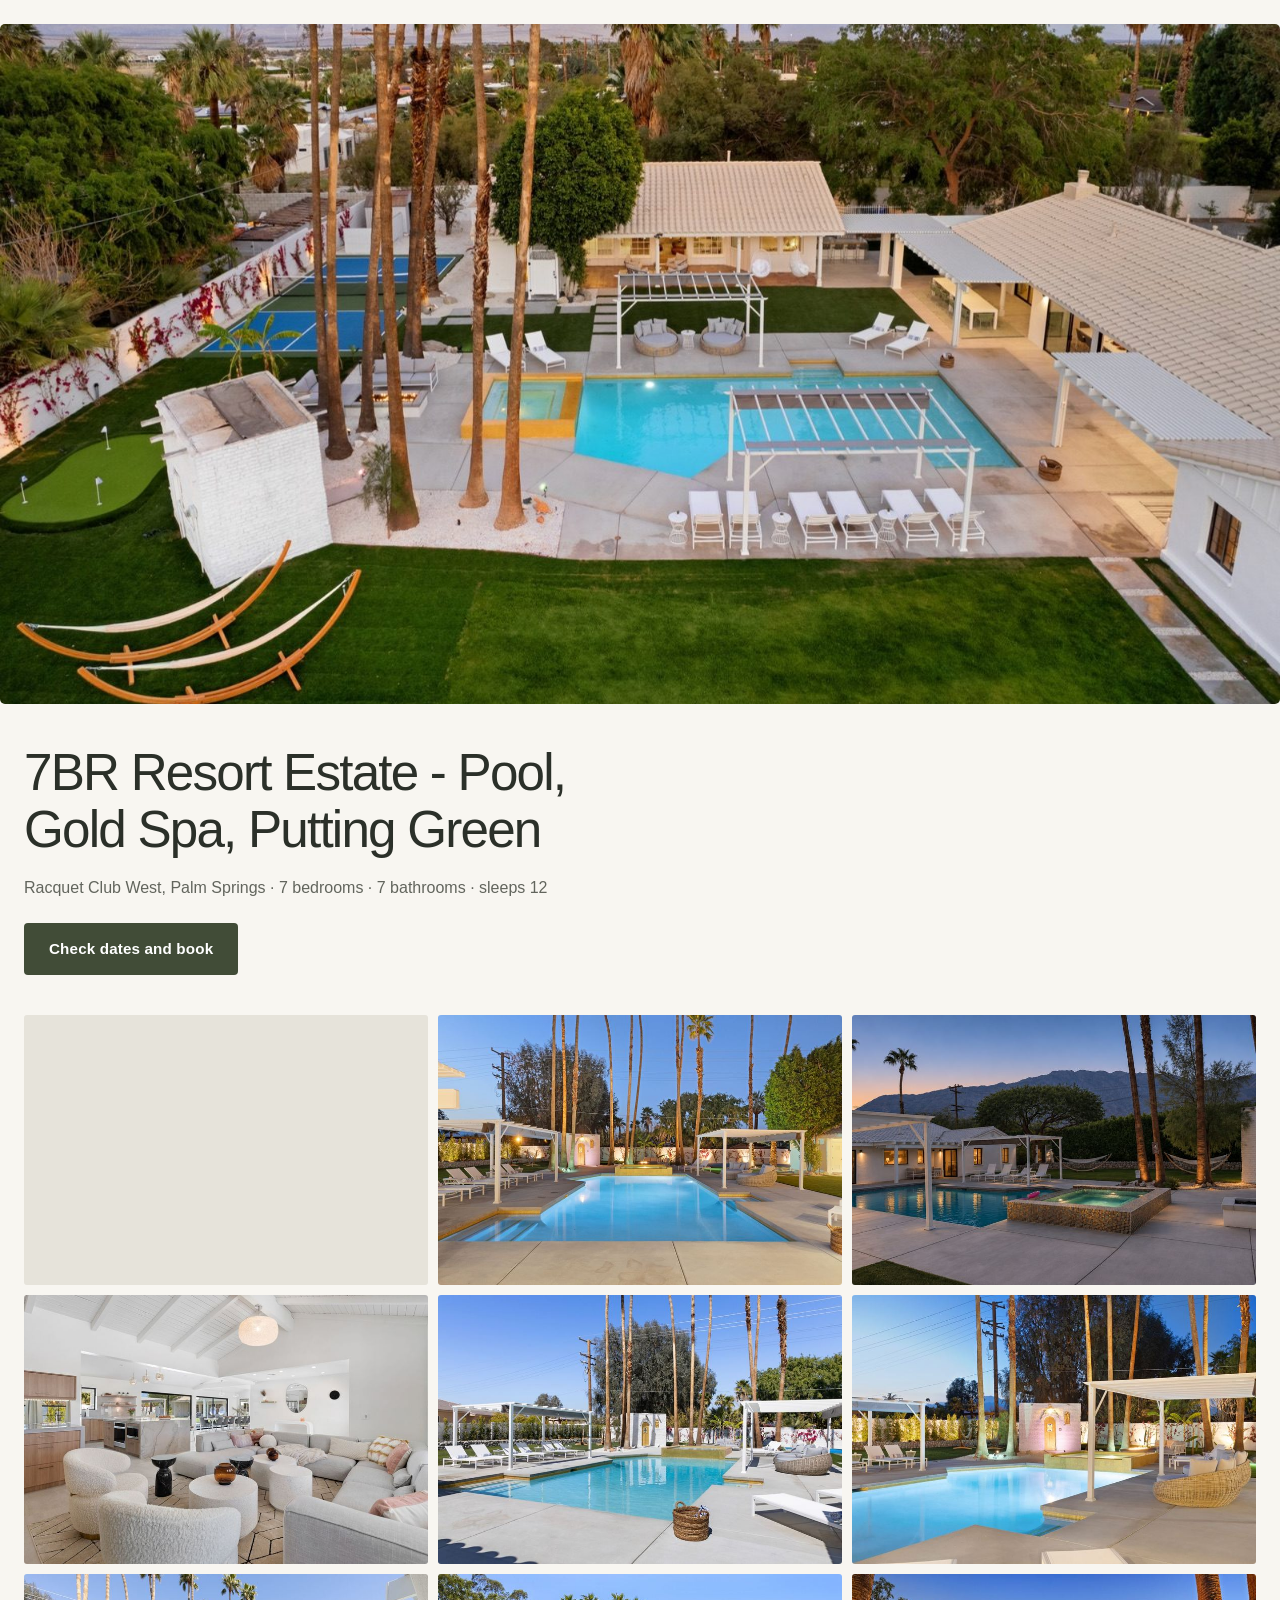
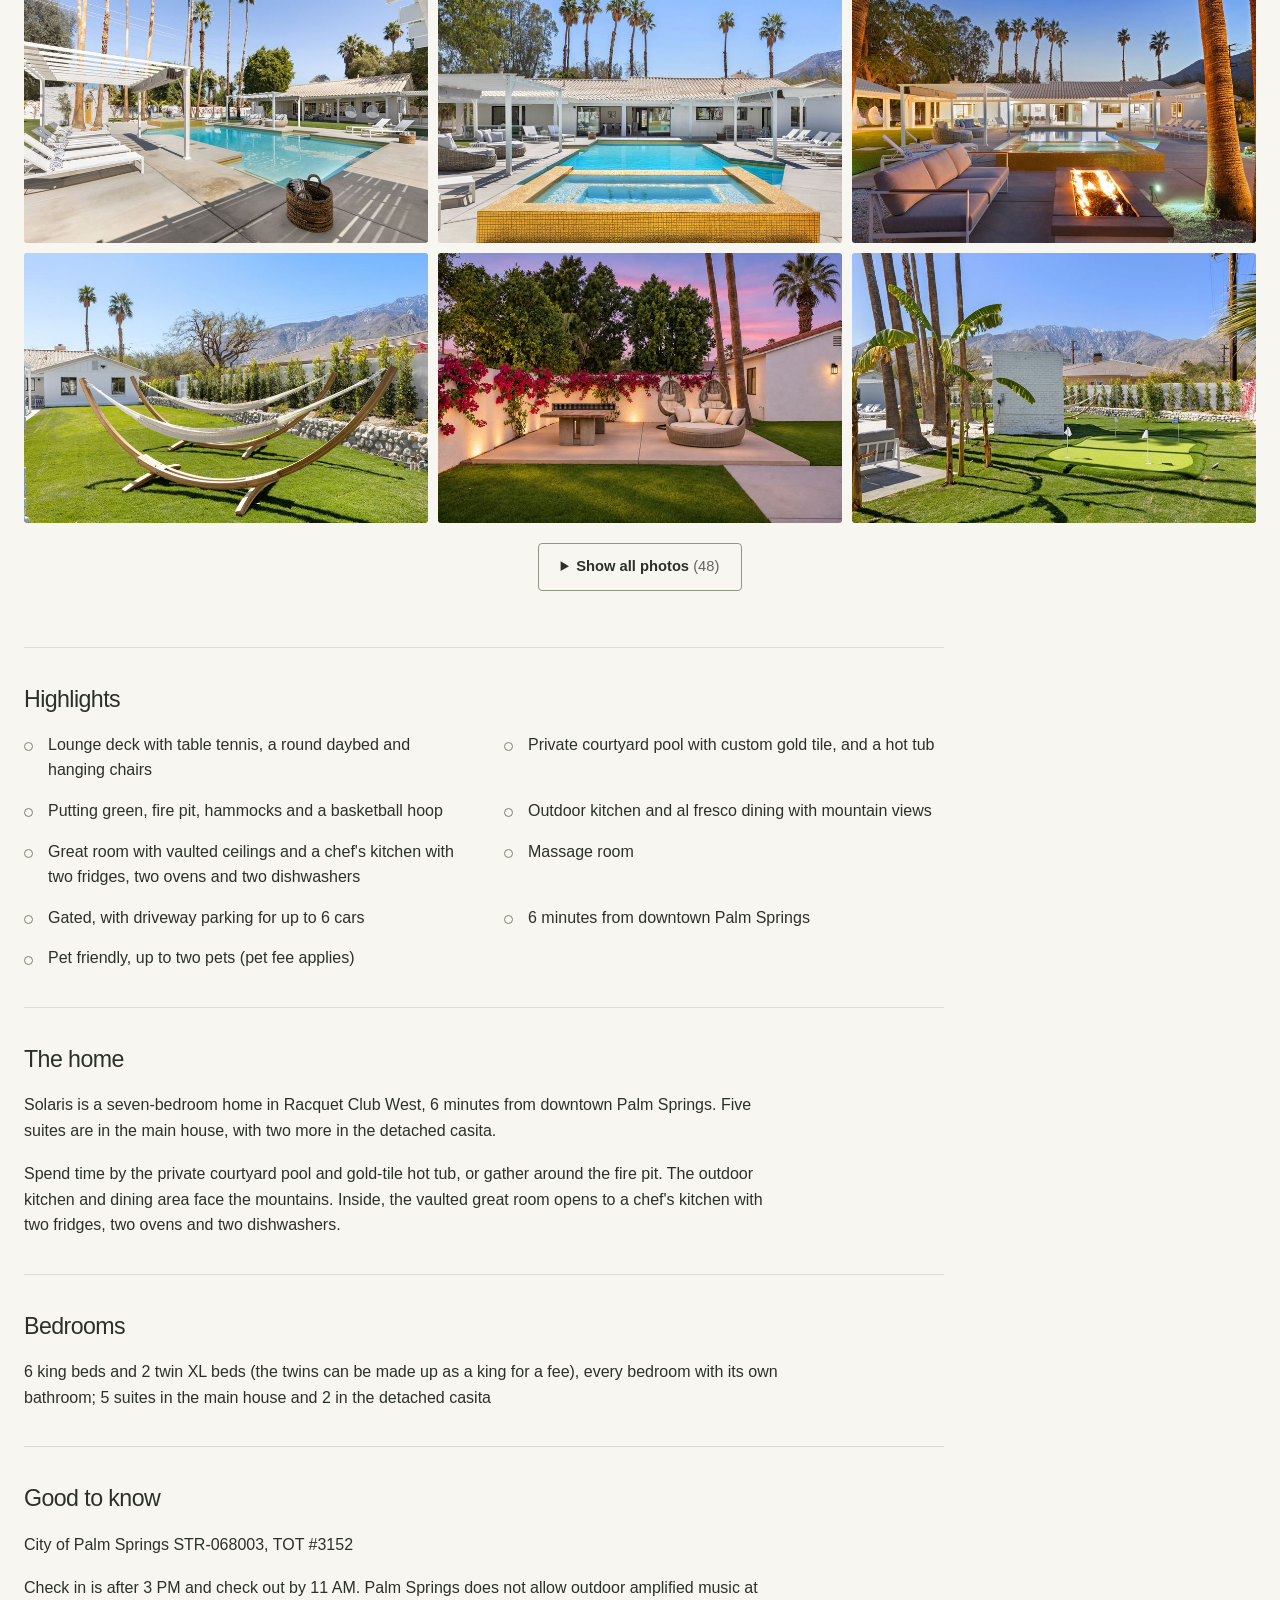
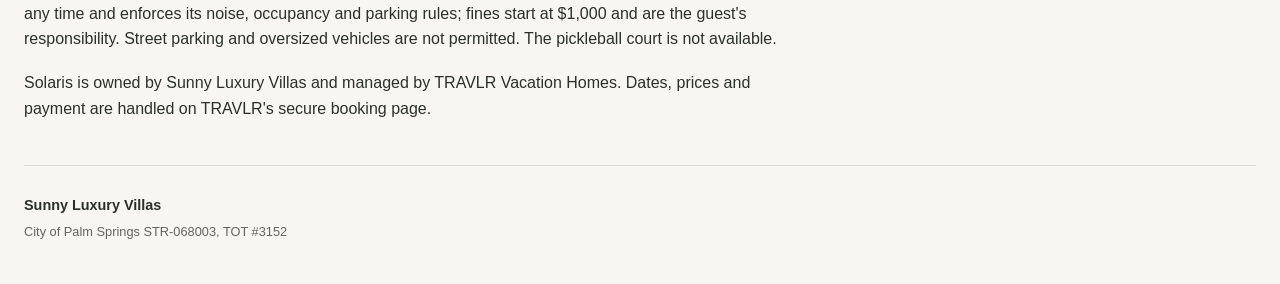
<file: solaris/s1/index.html>
<!doctype html>
<html lang="en">
<head>
<meta charset="utf-8">
<meta name="viewport" content="width=device-width, initial-scale=1">
<meta name="robots" content="noindex,nofollow">
<title>7BR Resort Estate - Pool, Gold Spa, Putting Green</title>
<meta name="description" content="7 bedrooms, 7 bathrooms, sleeps 12. Private courtyard pool, gold-tile spa and mountain views in Racquet Club West, Palm Springs.">
<link rel="canonical" href="https://stay.sunnyluxuryvillas.com/solaris/s1/">
<meta property="og:type" content="website">
<meta property="og:site_name" content="Sunny Luxury Villas">
<meta property="og:title" content="7BR Resort Estate - Pool, Gold Spa, Putting Green">
<meta property="og:description" content="7 bedrooms, 7 bathrooms, sleeps 12. Private courtyard pool, gold-tile spa and mountain views in Racquet Club West, Palm Springs.">
<meta property="og:url" content="https://stay.sunnyluxuryvillas.com/solaris/s1/">
<meta property="og:image" content="https://stay.sunnyluxuryvillas.com/img/a01-1600.jpg">
<meta property="og:image:alt" content="Pool courtyard and pergolas at dusk">
<link rel="stylesheet" href="/site.css">
<script src="/config.js" defer></script>
<script src="/site.js" defer></script>
</head>
<body data-code="s1">
<main>
<a class="hero photo" data-photo="0" href="/img/a01-1600.jpg" aria-label="Open photo 1: Pool courtyard and pergolas at dusk">
<img src="/img/a01-800.jpg" srcset="/img/a01-800.jpg 800w, /img/a01-1600.jpg 1600w" sizes="(min-width: 1400px) 1360px, 100vw" width="1600" height="1065" alt="Pool courtyard and pergolas at dusk" loading="eager" decoding="async" fetchpriority="high">
</a>
<div class="page-body">
<section class="intro" aria-labelledby="home-title">
<h1 id="home-title">7BR Resort Estate - Pool, Gold Spa, Putting Green</h1>
<p class="location">Racquet Club West, Palm Springs · 7 bedrooms · 7 bathrooms · sleeps 12</p>
<a class="book-button" data-book href="https://www.staytravlr.com/vacation-rental/solaris/?utm_source=sunnyluxuryvillas&amp;utm_medium=referral&amp;utm_campaign=solaris_pilot_2026_11&amp;utm_content=s1#availability">Check dates and book</a>
</section>
<section class="gallery" aria-label="Photos of Solaris">
<div class="photo-grid"><a class="photo" data-photo="0" href="/img/a01-1600.jpg" aria-label="Open photo 1: Pool courtyard and pergolas at dusk"><img src="/img/a01-800.jpg" srcset="/img/a01-800.jpg 800w, /img/a01-1600.jpg 1600w" sizes="(min-width: 1100px) 416px, (min-width: 700px) calc((100vw - 64px) / 3), calc((100vw - 40px) / 2)" width="1600" height="1065" alt="Pool courtyard and pergolas at dusk" loading="lazy" decoding="async"></a>
<a class="photo" data-photo="1" href="/img/a02-1600.jpg" aria-label="Open photo 2: Illuminated courtyard pool beneath tall palms"><img src="/img/a02-800.jpg" srcset="/img/a02-800.jpg 800w, /img/a02-1600.jpg 1600w" sizes="(min-width: 1100px) 416px, (min-width: 700px) calc((100vw - 64px) / 3), calc((100vw - 40px) / 2)" width="1622" height="1080" alt="Illuminated courtyard pool beneath tall palms" loading="lazy" decoding="async"></a>
<a class="photo" data-photo="2" href="/img/tree-Ra-1600.jpg" aria-label="Open photo 3: Courtyard pool and mountain skyline framed by a tree"><img src="/img/tree-Ra-800.jpg" srcset="/img/tree-Ra-800.jpg 800w, /img/tree-Ra-1600.jpg 1600w" sizes="(min-width: 1100px) 416px, (min-width: 700px) calc((100vw - 64px) / 3), calc((100vw - 40px) / 2)" width="1620" height="1080" alt="Courtyard pool and mountain skyline framed by a tree" loading="lazy" decoding="async"></a>
<a class="photo" data-photo="3" href="/img/a03-1600.jpg" aria-label="Open photo 4: Great room with vaulted ceilings and soft seating"><img src="/img/a03-800.jpg" srcset="/img/a03-800.jpg 800w, /img/a03-1600.jpg 1600w" sizes="(min-width: 1100px) 416px, (min-width: 700px) calc((100vw - 64px) / 3), calc((100vw - 40px) / 2)" width="1620" height="1080" alt="Great room with vaulted ceilings and soft seating" loading="lazy" decoding="async"></a>
<a class="photo" data-photo="4" href="/img/a04-1600.jpg" aria-label="Open photo 5: Sunny pool courtyard with shaded daybeds"><img src="/img/a04-800.jpg" srcset="/img/a04-800.jpg 800w, /img/a04-1600.jpg 1600w" sizes="(min-width: 1100px) 416px, (min-width: 700px) calc((100vw - 64px) / 3), calc((100vw - 40px) / 2)" width="1620" height="1080" alt="Sunny pool courtyard with shaded daybeds" loading="lazy" decoding="async"></a>
<a class="photo" data-photo="5" href="/img/a05-1600.jpg" aria-label="Open photo 6: Poolside pergolas and illuminated spa at dusk"><img src="/img/a05-800.jpg" srcset="/img/a05-800.jpg 800w, /img/a05-1600.jpg 1600w" sizes="(min-width: 1100px) 416px, (min-width: 700px) calc((100vw - 64px) / 3), calc((100vw - 40px) / 2)" width="1620" height="1080" alt="Poolside pergolas and illuminated spa at dusk" loading="lazy" decoding="async"></a>
<a class="photo" data-photo="6" href="/img/a06-1600.jpg" aria-label="Open photo 7: Pool terrace with loungers and white pergolas"><img src="/img/a06-800.jpg" srcset="/img/a06-800.jpg 800w, /img/a06-1600.jpg 1600w" sizes="(min-width: 1100px) 416px, (min-width: 700px) calc((100vw - 64px) / 3), calc((100vw - 40px) / 2)" width="1620" height="1080" alt="Pool terrace with loungers and white pergolas" loading="lazy" decoding="async"></a>
<a class="photo" data-photo="7" href="/img/a07-1600.jpg" aria-label="Open photo 8: Gold-tile spa overlooking the courtyard pool"><img src="/img/a07-800.jpg" srcset="/img/a07-800.jpg 800w, /img/a07-1600.jpg 1600w" sizes="(min-width: 1100px) 416px, (min-width: 700px) calc((100vw - 64px) / 3), calc((100vw - 40px) / 2)" width="1620" height="1080" alt="Gold-tile spa overlooking the courtyard pool" loading="lazy" decoding="async"></a>
<a class="photo" data-photo="8" href="/img/a08-1600.jpg" aria-label="Open photo 9: Fire pit lounge beside the pool at dusk"><img src="/img/a08-800.jpg" srcset="/img/a08-800.jpg 800w, /img/a08-1600.jpg 1600w" sizes="(min-width: 1100px) 416px, (min-width: 700px) calc((100vw - 64px) / 3), calc((100vw - 40px) / 2)" width="1620" height="1080" alt="Fire pit lounge beside the pool at dusk" loading="lazy" decoding="async"></a>
<a class="photo" data-photo="9" href="/img/a09-1600.jpg" aria-label="Open photo 10: Hammocks on the lawn with mountain views"><img src="/img/a09-800.jpg" srcset="/img/a09-800.jpg 800w, /img/a09-1600.jpg 1600w" sizes="(min-width: 1100px) 416px, (min-width: 700px) calc((100vw - 64px) / 3), calc((100vw - 40px) / 2)" width="1620" height="1080" alt="Hammocks on the lawn with mountain views" loading="lazy" decoding="async"></a>
<a class="photo" data-photo="10" href="/img/slab-L-1600.jpg" aria-label="Open photo 11: Lounge deck with table tennis, round daybed and hanging chairs"><img src="/img/slab-L-800.jpg" srcset="/img/slab-L-800.jpg 800w, /img/slab-L-1600.jpg 1600w" sizes="(min-width: 1100px) 416px, (min-width: 700px) calc((100vw - 64px) / 3), calc((100vw - 40px) / 2)" width="1620" height="1080" alt="Lounge deck with table tennis, round daybed and hanging chairs" loading="lazy" decoding="async"></a>
<a class="photo" data-photo="11" href="/img/a10-1600.jpg" aria-label="Open photo 12: Putting green with mountain views"><img src="/img/a10-800.jpg" srcset="/img/a10-800.jpg 800w, /img/a10-1600.jpg 1600w" sizes="(min-width: 1100px) 416px, (min-width: 700px) calc((100vw - 64px) / 3), calc((100vw - 40px) / 2)" width="1620" height="1080" alt="Putting green with mountain views" loading="lazy" decoding="async"></a></div>
<details class="more-photos">
<summary>Show all photos <span>(48)</span></summary>
<div class="photo-grid"><a class="photo" data-photo="12" href="/img/a11-1600.jpg" aria-label="Open photo 13: Basketball court beside the house at dusk"><img src="/img/a11-800.jpg" srcset="/img/a11-800.jpg 800w, /img/a11-1600.jpg 1600w" sizes="(min-width: 1100px) 416px, (min-width: 700px) calc((100vw - 64px) / 3), calc((100vw - 40px) / 2)" width="1620" height="1080" alt="Basketball court beside the house at dusk" loading="lazy" decoding="async"></a>
<a class="photo" data-photo="13" href="/img/a12-1600.jpg" aria-label="Open photo 14: Basketball court and white pergolas in daylight"><img src="/img/a12-800.jpg" srcset="/img/a12-800.jpg 800w, /img/a12-1600.jpg 1600w" sizes="(min-width: 1100px) 416px, (min-width: 700px) calc((100vw - 64px) / 3), calc((100vw - 40px) / 2)" width="1620" height="1080" alt="Basketball court and white pergolas in daylight" loading="lazy" decoding="async"></a>
<a class="photo" data-photo="14" href="/img/a13-1600.jpg" aria-label="Open photo 15: Covered outdoor kitchen and dining area at dusk"><img src="/img/a13-800.jpg" srcset="/img/a13-800.jpg 800w, /img/a13-1600.jpg 1600w" sizes="(min-width: 1100px) 416px, (min-width: 700px) calc((100vw - 64px) / 3), calc((100vw - 40px) / 2)" width="1620" height="1080" alt="Covered outdoor kitchen and dining area at dusk" loading="lazy" decoding="async"></a>
<a class="photo" data-photo="15" href="/img/a14-1600.jpg" aria-label="Open photo 16: Covered outdoor lounge overlooking the pool"><img src="/img/a14-800.jpg" srcset="/img/a14-800.jpg 800w, /img/a14-1600.jpg 1600w" sizes="(min-width: 1100px) 416px, (min-width: 700px) calc((100vw - 64px) / 3), calc((100vw - 40px) / 2)" width="1620" height="1080" alt="Covered outdoor lounge overlooking the pool" loading="lazy" decoding="async"></a>
<a class="photo" data-photo="16" href="/img/a15-1600.jpg" aria-label="Open photo 17: Lawn and hanging chairs beside the house"><img src="/img/a15-800.jpg" srcset="/img/a15-800.jpg 800w, /img/a15-1600.jpg 1600w" sizes="(min-width: 1100px) 416px, (min-width: 700px) calc((100vw - 64px) / 3), calc((100vw - 40px) / 2)" width="1620" height="1080" alt="Lawn and hanging chairs beside the house" loading="lazy" decoding="async"></a>
<a class="photo" data-photo="17" href="/img/a16-1600.jpg" aria-label="Open photo 18: Outdoor dining table beneath a white pergola"><img src="/img/a16-800.jpg" srcset="/img/a16-800.jpg 800w, /img/a16-1600.jpg 1600w" sizes="(min-width: 1100px) 416px, (min-width: 700px) calc((100vw - 64px) / 3), calc((100vw - 40px) / 2)" width="1620" height="1080" alt="Outdoor dining table beneath a white pergola" loading="lazy" decoding="async"></a>
<a class="photo" data-photo="18" href="/img/a17-1600.jpg" aria-label="Open photo 19: Illuminated outdoor kitchen and courtyard at dusk"><img src="/img/a17-800.jpg" srcset="/img/a17-800.jpg 800w, /img/a17-1600.jpg 1600w" sizes="(min-width: 1100px) 416px, (min-width: 700px) calc((100vw - 64px) / 3), calc((100vw - 40px) / 2)" width="1620" height="1080" alt="Illuminated outdoor kitchen and courtyard at dusk" loading="lazy" decoding="async"></a>
<a class="photo" data-photo="19" href="/img/a18-1600.jpg" aria-label="Open photo 20: Garden lawn and shaded hanging chairs"><img src="/img/a18-800.jpg" srcset="/img/a18-800.jpg 800w, /img/a18-1600.jpg 1600w" sizes="(min-width: 1100px) 416px, (min-width: 700px) calc((100vw - 64px) / 3), calc((100vw - 40px) / 2)" width="1620" height="1080" alt="Garden lawn and shaded hanging chairs" loading="lazy" decoding="async"></a>
<a class="photo" data-photo="20" href="/img/a19-1600.jpg" aria-label="Open photo 21: Great room seating beside the open kitchen"><img src="/img/a19-800.jpg" srcset="/img/a19-800.jpg 800w, /img/a19-1600.jpg 1600w" sizes="(min-width: 1100px) 416px, (min-width: 700px) calc((100vw - 64px) / 3), calc((100vw - 40px) / 2)" width="1620" height="1080" alt="Great room seating beside the open kitchen" loading="lazy" decoding="async"></a>
<a class="photo" data-photo="21" href="/img/a20-1600.jpg" aria-label="Open photo 22: Chef&#x27;s kitchen with island seating"><img src="/img/a20-800.jpg" srcset="/img/a20-800.jpg 800w, /img/a20-1600.jpg 1600w" sizes="(min-width: 1100px) 416px, (min-width: 700px) calc((100vw - 64px) / 3), calc((100vw - 40px) / 2)" width="1620" height="1080" alt="Chef&#x27;s kitchen with island seating" loading="lazy" decoding="async"></a>
<a class="photo" data-photo="22" href="/img/a21-1600.jpg" aria-label="Open photo 23: Dining area with garden access"><img src="/img/a21-800.jpg" srcset="/img/a21-800.jpg 800w, /img/a21-1600.jpg 1600w" sizes="(min-width: 1100px) 416px, (min-width: 700px) calc((100vw - 64px) / 3), calc((100vw - 40px) / 2)" width="1620" height="1080" alt="Dining area with garden access" loading="lazy" decoding="async"></a>
<a class="photo" data-photo="23" href="/img/a22-1600.jpg" aria-label="Open photo 24: Guest bathroom with wall-mounted sink"><img src="/img/a22-800.jpg" srcset="/img/a22-800.jpg 800w, /img/a22-1600.jpg 1600w" sizes="(min-width: 1100px) 416px, (min-width: 700px) calc((100vw - 64px) / 3), calc((100vw - 40px) / 2)" width="1620" height="1080" alt="Guest bathroom with wall-mounted sink" loading="lazy" decoding="async"></a>
<a class="photo" data-photo="24" href="/img/a23-1600.jpg" aria-label="Open photo 25: Suite sitting area with timber ceiling and fireplace"><img src="/img/a23-800.jpg" srcset="/img/a23-800.jpg 800w, /img/a23-1600.jpg 1600w" sizes="(min-width: 1100px) 416px, (min-width: 700px) calc((100vw - 64px) / 3), calc((100vw - 40px) / 2)" width="1620" height="1080" alt="Suite sitting area with timber ceiling and fireplace" loading="lazy" decoding="async"></a>
<a class="photo" data-photo="25" href="/img/a24-1600.jpg" aria-label="Open photo 26: Bedroom with timber ceiling and garden access"><img src="/img/a24-800.jpg" srcset="/img/a24-800.jpg 800w, /img/a24-1600.jpg 1600w" sizes="(min-width: 1100px) 416px, (min-width: 700px) calc((100vw - 64px) / 3), calc((100vw - 40px) / 2)" width="1620" height="1080" alt="Bedroom with timber ceiling and garden access" loading="lazy" decoding="async"></a>
<a class="photo" data-photo="26" href="/img/a25-1600.jpg" aria-label="Open photo 27: Bathroom with glass shower and round mirror"><img src="/img/a25-800.jpg" srcset="/img/a25-800.jpg 800w, /img/a25-1600.jpg 1600w" sizes="(min-width: 1100px) 416px, (min-width: 700px) calc((100vw - 64px) / 3), calc((100vw - 40px) / 2)" width="1620" height="1080" alt="Bathroom with glass shower and round mirror" loading="lazy" decoding="async"></a>
<a class="photo" data-photo="27" href="/img/a26-1600.jpg" aria-label="Open photo 28: Twin bedroom with patterned wallpaper"><img src="/img/a26-800.jpg" srcset="/img/a26-800.jpg 800w, /img/a26-1600.jpg 1600w" sizes="(min-width: 1100px) 416px, (min-width: 700px) calc((100vw - 64px) / 3), calc((100vw - 40px) / 2)" width="1620" height="1080" alt="Twin bedroom with patterned wallpaper" loading="lazy" decoding="async"></a>
<a class="photo" data-photo="28" href="/img/a27-1600.jpg" aria-label="Open photo 29: Twin beds with yellow accent pillows"><img src="/img/a27-800.jpg" srcset="/img/a27-800.jpg 800w, /img/a27-1600.jpg 1600w" sizes="(min-width: 1100px) 416px, (min-width: 700px) calc((100vw - 64px) / 3), calc((100vw - 40px) / 2)" width="1620" height="1080" alt="Twin beds with yellow accent pillows" loading="lazy" decoding="async"></a>
<a class="photo" data-photo="29" href="/img/a28-1600.jpg" aria-label="Open photo 30: Bathroom with marble shower and tub"><img src="/img/a28-800.jpg" srcset="/img/a28-800.jpg 800w, /img/a28-1600.jpg 1600w" sizes="(min-width: 1100px) 416px, (min-width: 700px) calc((100vw - 64px) / 3), calc((100vw - 40px) / 2)" width="1620" height="1080" alt="Bathroom with marble shower and tub" loading="lazy" decoding="async"></a>
<a class="photo" data-photo="30" href="/img/a29-1600.jpg" aria-label="Open photo 31: Bedroom with cactus mural and garden doors"><img src="/img/a29-800.jpg" srcset="/img/a29-800.jpg 800w, /img/a29-1600.jpg 1600w" sizes="(min-width: 1100px) 416px, (min-width: 700px) calc((100vw - 64px) / 3), calc((100vw - 40px) / 2)" width="1620" height="1080" alt="Bedroom with cactus mural and garden doors" loading="lazy" decoding="async"></a>
<a class="photo" data-photo="31" href="/img/a30-1600.jpg" aria-label="Open photo 32: Bed framed by a cactus mural"><img src="/img/a30-800.jpg" srcset="/img/a30-800.jpg 800w, /img/a30-1600.jpg 1600w" sizes="(min-width: 1100px) 416px, (min-width: 700px) calc((100vw - 64px) / 3), calc((100vw - 40px) / 2)" width="1620" height="1080" alt="Bed framed by a cactus mural" loading="lazy" decoding="async"></a>
<a class="photo" data-photo="32" href="/img/a31-1600.jpg" aria-label="Open photo 33: Bathroom with glass shower and round vanity mirror"><img src="/img/a31-800.jpg" srcset="/img/a31-800.jpg 800w, /img/a31-1600.jpg 1600w" sizes="(min-width: 1100px) 416px, (min-width: 700px) calc((100vw - 64px) / 3), calc((100vw - 40px) / 2)" width="1620" height="1080" alt="Bathroom with glass shower and round vanity mirror" loading="lazy" decoding="async"></a>
<a class="photo" data-photo="33" href="/img/a32-1600.jpg" aria-label="Open photo 34: Bedroom with wood floors and garden doors"><img src="/img/a32-800.jpg" srcset="/img/a32-800.jpg 800w, /img/a32-1600.jpg 1600w" sizes="(min-width: 1100px) 416px, (min-width: 700px) calc((100vw - 64px) / 3), calc((100vw - 40px) / 2)" width="1620" height="1080" alt="Bedroom with wood floors and garden doors" loading="lazy" decoding="async"></a>
<a class="photo" data-photo="34" href="/img/a33-1600.jpg" aria-label="Open photo 35: Bedroom with floral wallpaper and garden access"><img src="/img/a33-800.jpg" srcset="/img/a33-800.jpg 800w, /img/a33-1600.jpg 1600w" sizes="(min-width: 1100px) 416px, (min-width: 700px) calc((100vw - 64px) / 3), calc((100vw - 40px) / 2)" width="1620" height="1080" alt="Bedroom with floral wallpaper and garden access" loading="lazy" decoding="async"></a>
<a class="photo" data-photo="35" href="/img/a34-1600.jpg" aria-label="Open photo 36: Bathroom with wood vanity and glass shower"><img src="/img/a34-800.jpg" srcset="/img/a34-800.jpg 800w, /img/a34-1600.jpg 1600w" sizes="(min-width: 1100px) 416px, (min-width: 700px) calc((100vw - 64px) / 3), calc((100vw - 40px) / 2)" width="1620" height="1080" alt="Bathroom with wood vanity and glass shower" loading="lazy" decoding="async"></a>
<a class="photo" data-photo="36" href="/img/a35-1600.jpg" aria-label="Open photo 37: Bedroom with dark accent wall and bench"><img src="/img/a35-800.jpg" srcset="/img/a35-800.jpg 800w, /img/a35-1600.jpg 1600w" sizes="(min-width: 1100px) 416px, (min-width: 700px) calc((100vw - 64px) / 3), calc((100vw - 40px) / 2)" width="1620" height="1080" alt="Bedroom with dark accent wall and bench" loading="lazy" decoding="async"></a>
<a class="photo" data-photo="37" href="/img/a36-1600.jpg" aria-label="Open photo 38: Bathroom with round mirror and glass shower"><img src="/img/a36-800.jpg" srcset="/img/a36-800.jpg 800w, /img/a36-1600.jpg 1600w" sizes="(min-width: 1100px) 416px, (min-width: 700px) calc((100vw - 64px) / 3), calc((100vw - 40px) / 2)" width="1620" height="1080" alt="Bathroom with round mirror and glass shower" loading="lazy" decoding="async"></a>
<a class="photo" data-photo="38" href="/img/a37-1600.jpg" aria-label="Open photo 39: Casita sitting area with fireplace and vaulted ceiling"><img src="/img/a37-800.jpg" srcset="/img/a37-800.jpg 800w, /img/a37-1600.jpg 1600w" sizes="(min-width: 1100px) 416px, (min-width: 700px) calc((100vw - 64px) / 3), calc((100vw - 40px) / 2)" width="1620" height="1080" alt="Casita sitting area with fireplace and vaulted ceiling" loading="lazy" decoding="async"></a>
<a class="photo" data-photo="39" href="/img/a38-1600.jpg" aria-label="Open photo 40: Casita lounge with sofas and garden doors"><img src="/img/a38-800.jpg" srcset="/img/a38-800.jpg 800w, /img/a38-1600.jpg 1600w" sizes="(min-width: 1100px) 416px, (min-width: 700px) calc((100vw - 64px) / 3), calc((100vw - 40px) / 2)" width="1620" height="1080" alt="Casita lounge with sofas and garden doors" loading="lazy" decoding="async"></a>
<a class="photo" data-photo="40" href="/img/a39-1600.jpg" aria-label="Open photo 41: Bedroom with coral patterned wallpaper"><img src="/img/a39-800.jpg" srcset="/img/a39-800.jpg 800w, /img/a39-1600.jpg 1600w" sizes="(min-width: 1100px) 416px, (min-width: 700px) calc((100vw - 64px) / 3), calc((100vw - 40px) / 2)" width="1620" height="1080" alt="Bedroom with coral patterned wallpaper" loading="lazy" decoding="async"></a>
<a class="photo" data-photo="41" href="/img/a41-1600.jpg" aria-label="Open photo 42: Bathroom with black shower fittings"><img src="/img/a41-800.jpg" srcset="/img/a41-800.jpg 800w, /img/a41-1600.jpg 1600w" sizes="(min-width: 1100px) 416px, (min-width: 700px) calc((100vw - 64px) / 3), calc((100vw - 40px) / 2)" width="1620" height="1080" alt="Bathroom with black shower fittings" loading="lazy" decoding="async"></a>
<a class="photo" data-photo="42" href="/img/a42-1600.jpg" aria-label="Open photo 43: Bedroom with patterned accent wall and vaulted ceiling"><img src="/img/a42-800.jpg" srcset="/img/a42-800.jpg 800w, /img/a42-1600.jpg 1600w" sizes="(min-width: 1100px) 416px, (min-width: 700px) calc((100vw - 64px) / 3), calc((100vw - 40px) / 2)" width="1620" height="1080" alt="Bedroom with patterned accent wall and vaulted ceiling" loading="lazy" decoding="async"></a>
<a class="photo" data-photo="43" href="/img/a43-1600.jpg" aria-label="Open photo 44: Bedroom with fireplace and freestanding tub"><img src="/img/a43-800.jpg" srcset="/img/a43-800.jpg 800w, /img/a43-1600.jpg 1600w" sizes="(min-width: 1100px) 416px, (min-width: 700px) calc((100vw - 64px) / 3), calc((100vw - 40px) / 2)" width="1620" height="1080" alt="Bedroom with fireplace and freestanding tub" loading="lazy" decoding="async"></a>
<a class="photo" data-photo="44" href="/img/a44-1600.jpg" aria-label="Open photo 45: Bathroom with freestanding tub and glass shower"><img src="/img/a44-800.jpg" srcset="/img/a44-800.jpg 800w, /img/a44-1600.jpg 1600w" sizes="(min-width: 1100px) 416px, (min-width: 700px) calc((100vw - 64px) / 3), calc((100vw - 40px) / 2)" width="1620" height="1080" alt="Bathroom with freestanding tub and glass shower" loading="lazy" decoding="async"></a>
<a class="photo" data-photo="45" href="/img/a45-1600.jpg" aria-label="Open photo 46: Bright bathroom with freestanding tub and wood vanity"><img src="/img/a45-800.jpg" srcset="/img/a45-800.jpg 800w, /img/a45-1600.jpg 1600w" sizes="(min-width: 1100px) 416px, (min-width: 700px) calc((100vw - 64px) / 3), calc((100vw - 40px) / 2)" width="1620" height="1080" alt="Bright bathroom with freestanding tub and wood vanity" loading="lazy" decoding="async"></a>
<a class="photo" data-photo="46" href="/img/a46-1600.jpg" aria-label="Open photo 47: Massage room with treatment table"><img src="/img/a46-800.jpg" srcset="/img/a46-800.jpg 800w, /img/a46-1600.jpg 1600w" sizes="(min-width: 1100px) 416px, (min-width: 700px) calc((100vw - 64px) / 3), calc((100vw - 40px) / 2)" width="1620" height="1080" alt="Massage room with treatment table" loading="lazy" decoding="async"></a>
<a class="photo" data-photo="47" href="/img/a47-1600.jpg" aria-label="Open photo 48: Walk-in shower with black fittings"><img src="/img/a47-800.jpg" srcset="/img/a47-800.jpg 800w, /img/a47-1600.jpg 1600w" sizes="(min-width: 1100px) 416px, (min-width: 700px) calc((100vw - 64px) / 3), calc((100vw - 40px) / 2)" width="1620" height="1080" alt="Walk-in shower with black fittings" loading="lazy" decoding="async"></a></div>
</details>
</section>
<div class="home-details">
<section aria-labelledby="highlights-title"><h2 id="highlights-title">Highlights</h2>
<ul class="highlights"><li>Lounge deck with table tennis, a round daybed and hanging chairs</li><li>Private courtyard pool with custom gold tile, and a hot tub</li><li>Putting green, fire pit, hammocks and a basketball hoop</li><li>Outdoor kitchen and al fresco dining with mountain views</li><li>Great room with vaulted ceilings and a chef&#x27;s kitchen with two fridges, two ovens and two dishwashers</li><li>Massage room</li><li>Gated, with driveway parking for up to 6 cars</li><li>6 minutes from downtown Palm Springs</li><li>Pet friendly, up to two pets (pet fee applies)</li></ul></section>
<section aria-labelledby="about-title"><h2 id="about-title">The home</h2>
<p>Solaris is a seven-bedroom home in Racquet Club West, 6 minutes from downtown Palm Springs. Five suites are in the main house, with two more in the detached casita.</p>
<p>Spend time by the private courtyard pool and gold-tile hot tub, or gather around the fire pit. The outdoor kitchen and dining area face the mountains. Inside, the vaulted great room opens to a chef's kitchen with two fridges, two ovens and two dishwashers.</p>
</section>
<section aria-labelledby="bedrooms-title"><h2 id="bedrooms-title">Bedrooms</h2>
<p>6 king beds and 2 twin XL beds (the twins can be made up as a king for a fee), every bedroom with its own bathroom; 5 suites in the main house and 2 in the detached casita</p></section>
<section aria-labelledby="know-title"><h2 id="know-title">Good to know</h2>
<p>City of Palm Springs STR-068003, TOT #3152</p>
<p>Check in is after 3 PM and check out by 11 AM. Palm Springs does not allow outdoor amplified music at any time and enforces its noise, occupancy and parking rules; fines start at $1,000 and are the guest&#x27;s responsibility. Street parking and oversized vehicles are not permitted. The pickleball court is not available.</p>
<p>Solaris is owned by Sunny Luxury Villas and managed by TRAVLR Vacation Homes. Dates, prices and payment are handled on TRAVLR&#x27;s secure booking page.</p></section>
</div>
<footer><p>Sunny Luxury Villas</p><p>City of Palm Springs STR-068003, TOT #3152</p></footer>
</div>
</main>
<div class="mobile-book"><a class="book-button" data-book href="https://www.staytravlr.com/vacation-rental/solaris/?utm_source=sunnyluxuryvillas&amp;utm_medium=referral&amp;utm_campaign=solaris_pilot_2026_11&amp;utm_content=s1#availability">Check dates and book</a></div>
<dialog class="viewer" aria-label="Photo gallery">
<div class="viewer-top"><p id="photo-count" aria-live="polite"></p><button type="button" class="viewer-close" aria-label="Close photo gallery" autofocus>Close <span aria-hidden="true">×</span></button></div>
<div class="viewer-stage"><button type="button" class="viewer-prev" aria-label="Previous photo">&#8249;</button><div id="viewer-image"></div><button type="button" class="viewer-next" aria-label="Next photo">&#8250;</button></div>
<div class="viewer-bottom"><p id="photo-caption" aria-live="polite"></p><p class="viewer-help">Swipe or use the arrow keys to browse</p></div>
</dialog>
</body>
</html>
</file>
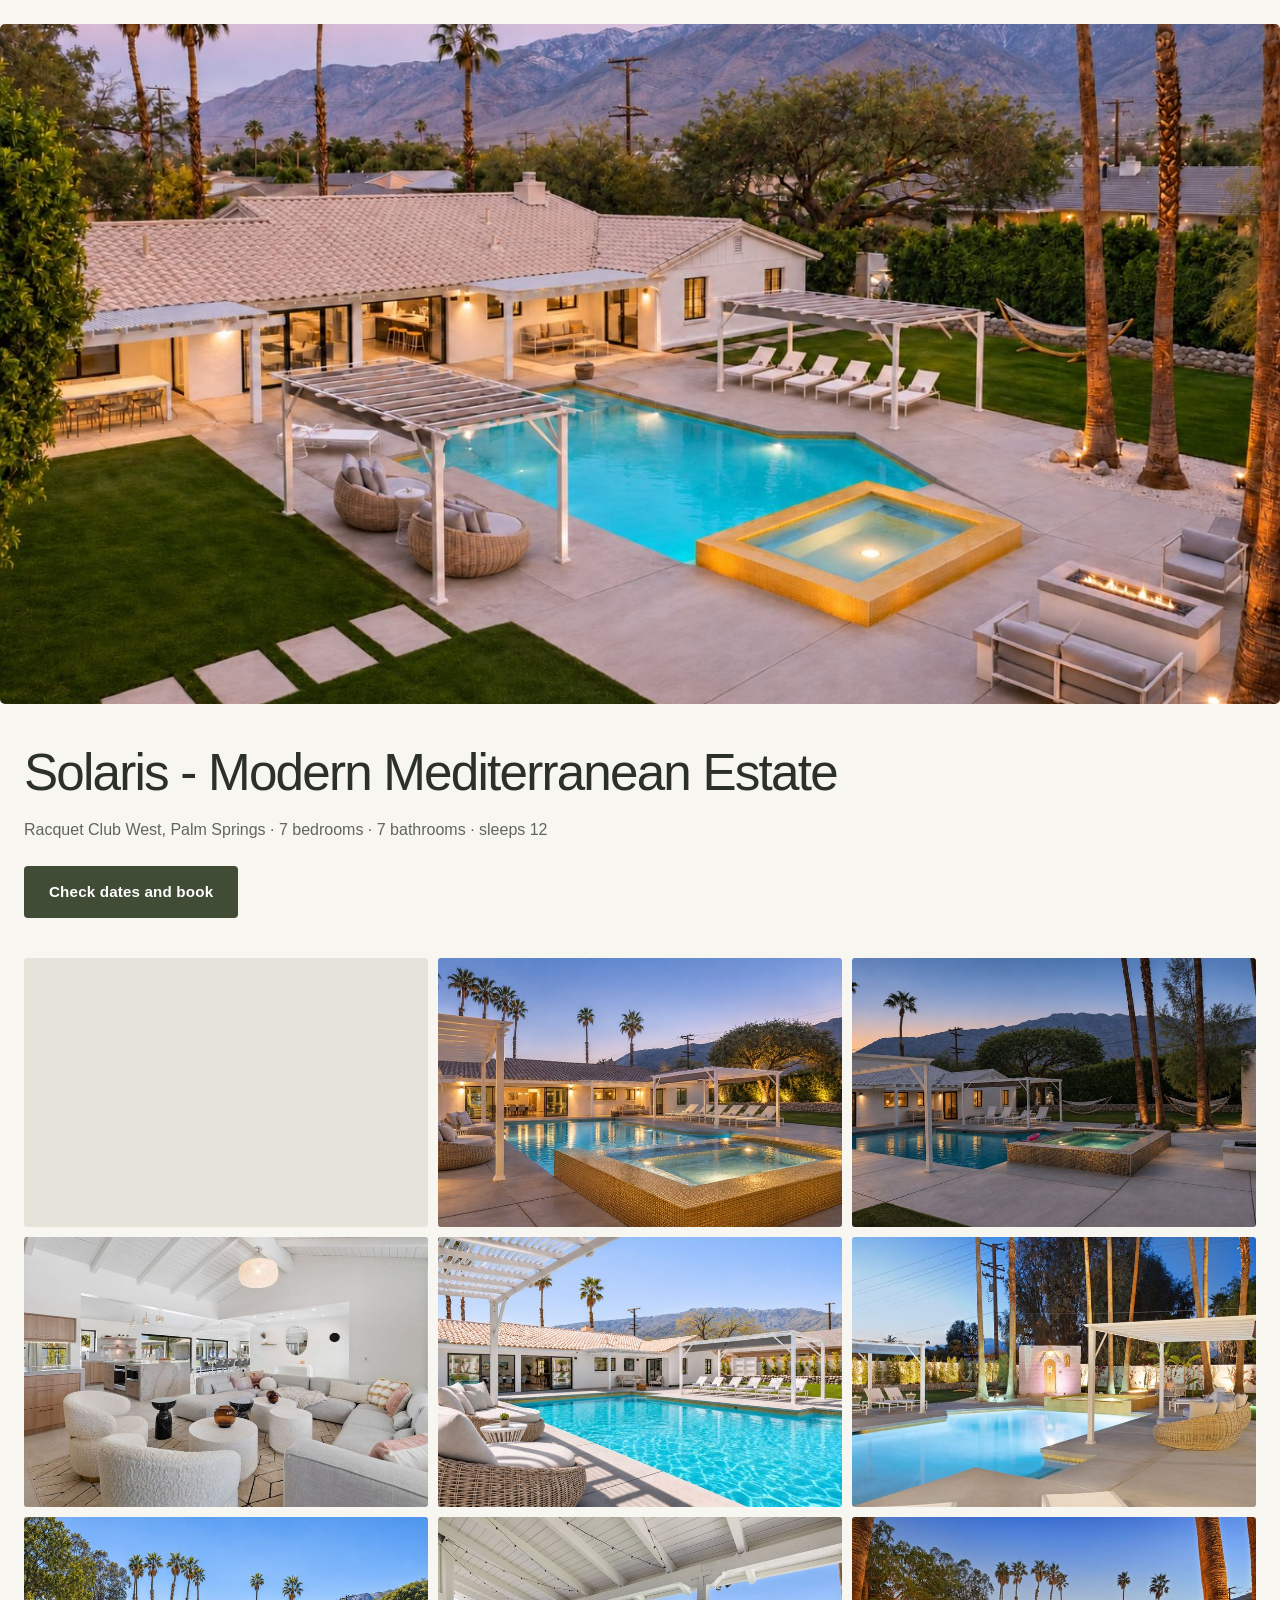
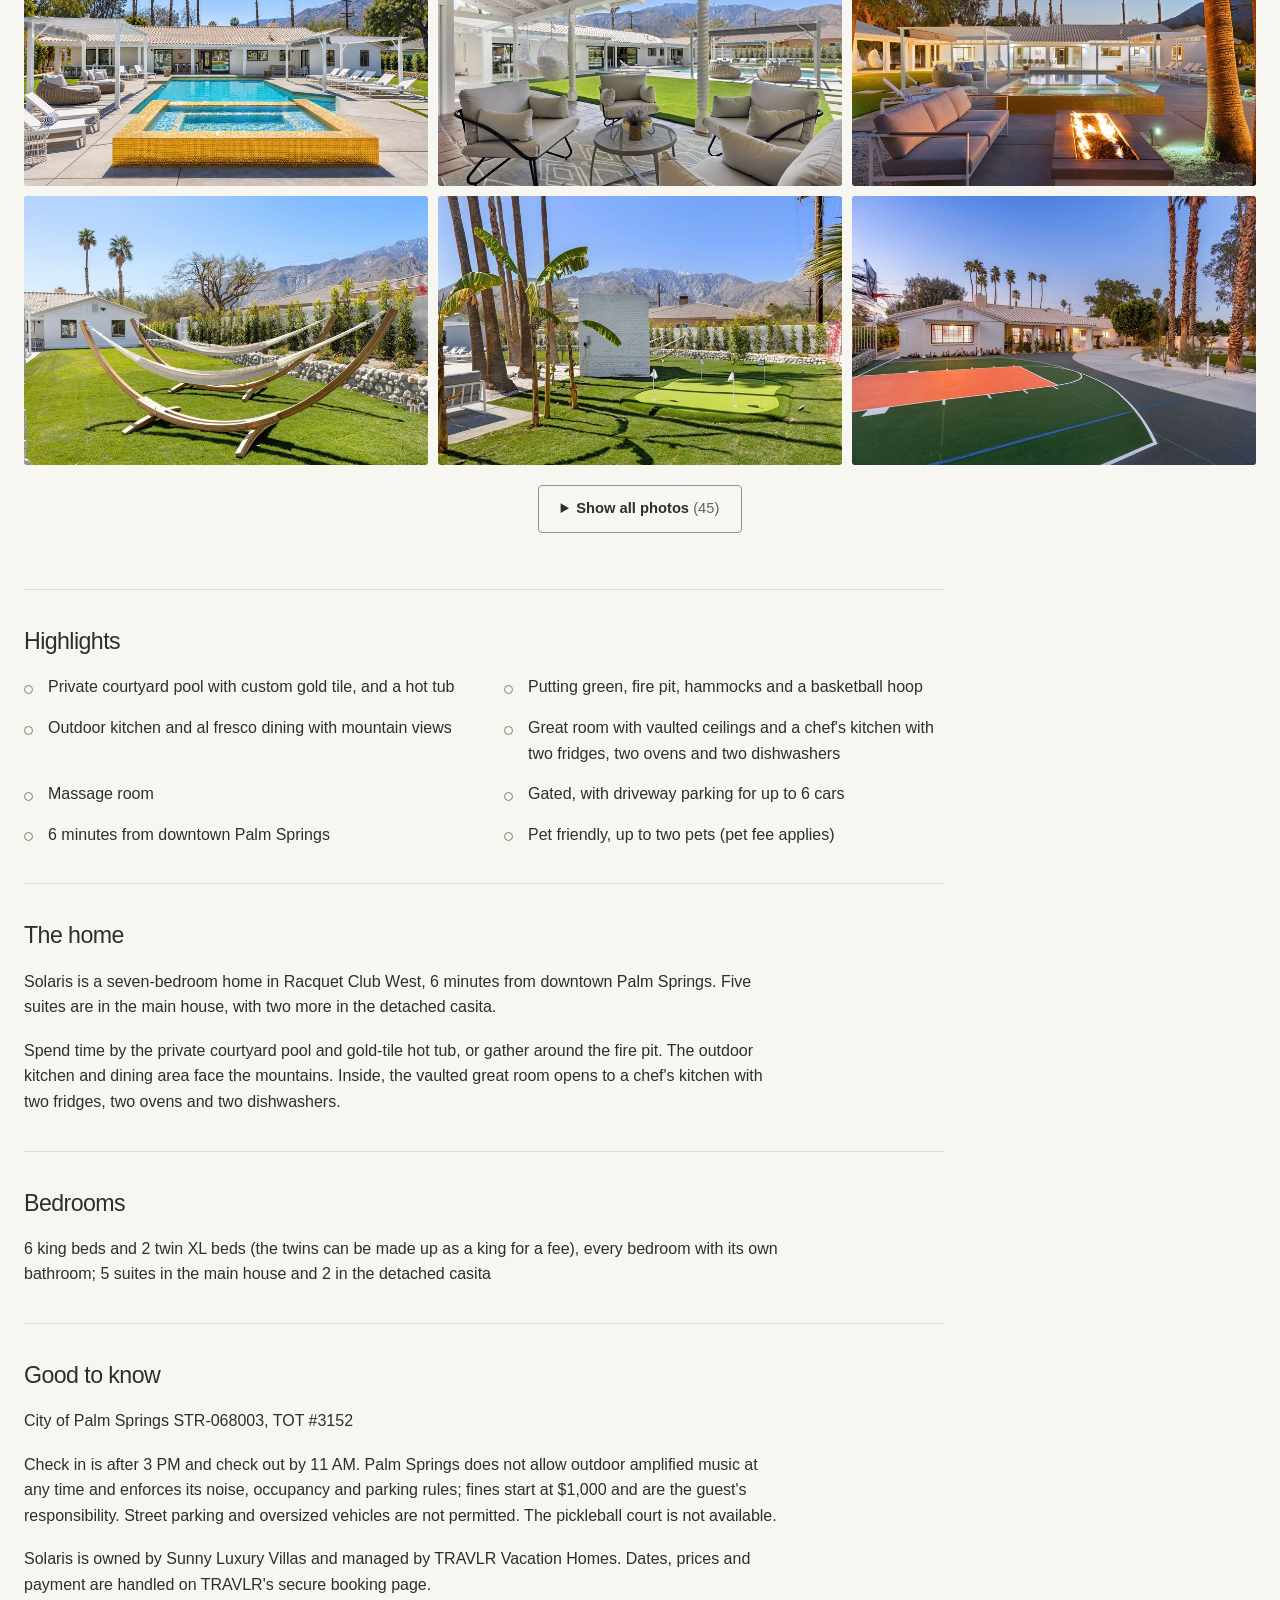
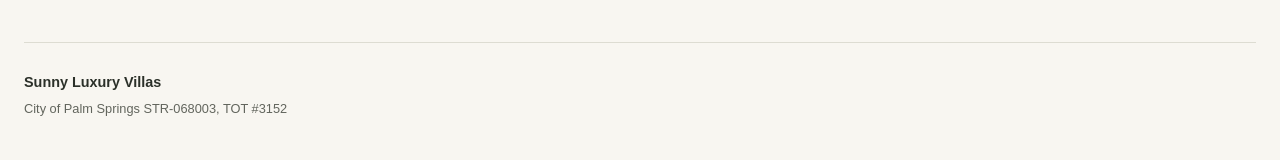
<file: solaris/s2/index.html>
<!doctype html>
<html lang="en">
<head>
<meta charset="utf-8">
<meta name="viewport" content="width=device-width, initial-scale=1">
<meta name="robots" content="noindex,nofollow">
<title>Solaris - Modern Mediterranean Estate</title>
<meta name="description" content="7 bedrooms, 7 bathrooms, sleeps 12. Private courtyard pool, gold-tile spa and mountain views in Racquet Club West, Palm Springs.">
<link rel="canonical" href="https://stay.sunnyluxuryvillas.com/solaris/s2/">
<meta property="og:type" content="website">
<meta property="og:site_name" content="Sunny Luxury Villas">
<meta property="og:title" content="Solaris - Modern Mediterranean Estate">
<meta property="og:description" content="7 bedrooms, 7 bathrooms, sleeps 12. Private courtyard pool, gold-tile spa and mountain views in Racquet Club West, Palm Springs.">
<meta property="og:url" content="https://stay.sunnyluxuryvillas.com/solaris/s2/">
<meta property="og:image" content="https://stay.sunnyluxuryvillas.com/img/93-Rd-1600.jpg">
<meta property="og:image:alt" content="Pool courtyard, gold-tile spa and mountains at dusk">
<link rel="stylesheet" href="/site.css">
<script src="/config.js" defer></script>
<script src="/site.js" defer></script>
</head>
<body data-code="s2">
<main>
<a class="hero photo" data-photo="0" href="/img/93-Rd-1600.jpg" aria-label="Open photo 1: Pool courtyard, gold-tile spa and mountains at dusk">
<img src="/img/93-Rd-800.jpg" srcset="/img/93-Rd-800.jpg 800w, /img/93-Rd-1600.jpg 1600w" sizes="(min-width: 1400px) 1360px, 100vw" width="1620" height="1080" alt="Pool courtyard, gold-tile spa and mountains at dusk" loading="eager" decoding="async" fetchpriority="high">
</a>
<div class="page-body">
<section class="intro" aria-labelledby="home-title">
<h1 id="home-title">Solaris - Modern Mediterranean Estate</h1>
<p class="location">Racquet Club West, Palm Springs · 7 bedrooms · 7 bathrooms · sleeps 12</p>
<a class="book-button" data-book href="https://www.staytravlr.com/vacation-rental/solaris/?utm_source=sunnyluxuryvillas&amp;utm_medium=referral&amp;utm_campaign=solaris_pilot_2026_11&amp;utm_content=s2#availability">Check dates and book</a>
</section>
<section class="gallery" aria-label="Photos of Solaris">
<div class="photo-grid"><a class="photo" data-photo="0" href="/img/93-Rd-1600.jpg" aria-label="Open photo 1: Pool courtyard, gold-tile spa and mountains at dusk"><img src="/img/93-Rd-800.jpg" srcset="/img/93-Rd-800.jpg 800w, /img/93-Rd-1600.jpg 1600w" sizes="(min-width: 1100px) 416px, (min-width: 700px) calc((100vw - 64px) / 3), calc((100vw - 40px) / 2)" width="1620" height="1080" alt="Pool courtyard, gold-tile spa and mountains at dusk" loading="lazy" decoding="async"></a>
<a class="photo" data-photo="1" href="/img/78-Ra-1600.jpg" aria-label="Open photo 2: Gold-tile spa and pool beneath a mountain sunset"><img src="/img/78-Ra-800.jpg" srcset="/img/78-Ra-800.jpg 800w, /img/78-Ra-1600.jpg 1600w" sizes="(min-width: 1100px) 416px, (min-width: 700px) calc((100vw - 64px) / 3), calc((100vw - 40px) / 2)" width="1620" height="1080" alt="Gold-tile spa and pool beneath a mountain sunset" loading="lazy" decoding="async"></a>
<a class="photo" data-photo="2" href="/img/tree-Ra-1600.jpg" aria-label="Open photo 3: Courtyard pool and mountain skyline framed by a tree"><img src="/img/tree-Ra-800.jpg" srcset="/img/tree-Ra-800.jpg 800w, /img/tree-Ra-1600.jpg 1600w" sizes="(min-width: 1100px) 416px, (min-width: 700px) calc((100vw - 64px) / 3), calc((100vw - 40px) / 2)" width="1620" height="1080" alt="Courtyard pool and mountain skyline framed by a tree" loading="lazy" decoding="async"></a>
<a class="photo" data-photo="3" href="/img/a03-1600.jpg" aria-label="Open photo 4: Great room with vaulted ceilings and soft seating"><img src="/img/a03-800.jpg" srcset="/img/a03-800.jpg 800w, /img/a03-1600.jpg 1600w" sizes="(min-width: 1100px) 416px, (min-width: 700px) calc((100vw - 64px) / 3), calc((100vw - 40px) / 2)" width="1620" height="1080" alt="Great room with vaulted ceilings and soft seating" loading="lazy" decoding="async"></a>
<a class="photo" data-photo="4" href="/img/33-Ra-1600.jpg" aria-label="Open photo 5: Pool and white pergolas with mountains beyond"><img src="/img/33-Ra-800.jpg" srcset="/img/33-Ra-800.jpg 800w, /img/33-Ra-1600.jpg 1600w" sizes="(min-width: 1100px) 416px, (min-width: 700px) calc((100vw - 64px) / 3), calc((100vw - 40px) / 2)" width="1620" height="1080" alt="Pool and white pergolas with mountains beyond" loading="lazy" decoding="async"></a>
<a class="photo" data-photo="5" href="/img/a05-1600.jpg" aria-label="Open photo 6: Poolside pergolas and illuminated spa at dusk"><img src="/img/a05-800.jpg" srcset="/img/a05-800.jpg 800w, /img/a05-1600.jpg 1600w" sizes="(min-width: 1100px) 416px, (min-width: 700px) calc((100vw - 64px) / 3), calc((100vw - 40px) / 2)" width="1620" height="1080" alt="Poolside pergolas and illuminated spa at dusk" loading="lazy" decoding="async"></a>
<a class="photo" data-photo="6" href="/img/27-Ra-1600.jpg" aria-label="Open photo 7: Gold-tile spa and courtyard pool with mountain views"><img src="/img/27-Ra-800.jpg" srcset="/img/27-Ra-800.jpg 800w, /img/27-Ra-1600.jpg 1600w" sizes="(min-width: 1100px) 416px, (min-width: 700px) calc((100vw - 64px) / 3), calc((100vw - 40px) / 2)" width="1620" height="1080" alt="Gold-tile spa and courtyard pool with mountain views" loading="lazy" decoding="async"></a>
<a class="photo" data-photo="7" href="/img/a14-1600.jpg" aria-label="Open photo 8: Covered outdoor lounge overlooking the pool"><img src="/img/a14-800.jpg" srcset="/img/a14-800.jpg 800w, /img/a14-1600.jpg 1600w" sizes="(min-width: 1100px) 416px, (min-width: 700px) calc((100vw - 64px) / 3), calc((100vw - 40px) / 2)" width="1620" height="1080" alt="Covered outdoor lounge overlooking the pool" loading="lazy" decoding="async"></a>
<a class="photo" data-photo="8" href="/img/a08-1600.jpg" aria-label="Open photo 9: Fire pit lounge beside the pool at dusk"><img src="/img/a08-800.jpg" srcset="/img/a08-800.jpg 800w, /img/a08-1600.jpg 1600w" sizes="(min-width: 1100px) 416px, (min-width: 700px) calc((100vw - 64px) / 3), calc((100vw - 40px) / 2)" width="1620" height="1080" alt="Fire pit lounge beside the pool at dusk" loading="lazy" decoding="async"></a>
<a class="photo" data-photo="9" href="/img/a09-1600.jpg" aria-label="Open photo 10: Hammocks on the lawn with mountain views"><img src="/img/a09-800.jpg" srcset="/img/a09-800.jpg 800w, /img/a09-1600.jpg 1600w" sizes="(min-width: 1100px) 416px, (min-width: 700px) calc((100vw - 64px) / 3), calc((100vw - 40px) / 2)" width="1620" height="1080" alt="Hammocks on the lawn with mountain views" loading="lazy" decoding="async"></a>
<a class="photo" data-photo="10" href="/img/a10-1600.jpg" aria-label="Open photo 11: Putting green with mountain views"><img src="/img/a10-800.jpg" srcset="/img/a10-800.jpg 800w, /img/a10-1600.jpg 1600w" sizes="(min-width: 1100px) 416px, (min-width: 700px) calc((100vw - 64px) / 3), calc((100vw - 40px) / 2)" width="1620" height="1080" alt="Putting green with mountain views" loading="lazy" decoding="async"></a>
<a class="photo" data-photo="11" href="/img/a11-1600.jpg" aria-label="Open photo 12: Basketball court beside the house at dusk"><img src="/img/a11-800.jpg" srcset="/img/a11-800.jpg 800w, /img/a11-1600.jpg 1600w" sizes="(min-width: 1100px) 416px, (min-width: 700px) calc((100vw - 64px) / 3), calc((100vw - 40px) / 2)" width="1620" height="1080" alt="Basketball court beside the house at dusk" loading="lazy" decoding="async"></a></div>
<details class="more-photos">
<summary>Show all photos <span>(45)</span></summary>
<div class="photo-grid"><a class="photo" data-photo="12" href="/img/a13-1600.jpg" aria-label="Open photo 13: Covered outdoor kitchen and dining area at dusk"><img src="/img/a13-800.jpg" srcset="/img/a13-800.jpg 800w, /img/a13-1600.jpg 1600w" sizes="(min-width: 1100px) 416px, (min-width: 700px) calc((100vw - 64px) / 3), calc((100vw - 40px) / 2)" width="1620" height="1080" alt="Covered outdoor kitchen and dining area at dusk" loading="lazy" decoding="async"></a>
<a class="photo" data-photo="13" href="/img/a15-1600.jpg" aria-label="Open photo 14: Lawn and hanging chairs beside the house"><img src="/img/a15-800.jpg" srcset="/img/a15-800.jpg 800w, /img/a15-1600.jpg 1600w" sizes="(min-width: 1100px) 416px, (min-width: 700px) calc((100vw - 64px) / 3), calc((100vw - 40px) / 2)" width="1620" height="1080" alt="Lawn and hanging chairs beside the house" loading="lazy" decoding="async"></a>
<a class="photo" data-photo="14" href="/img/a16-1600.jpg" aria-label="Open photo 15: Outdoor dining table beneath a white pergola"><img src="/img/a16-800.jpg" srcset="/img/a16-800.jpg 800w, /img/a16-1600.jpg 1600w" sizes="(min-width: 1100px) 416px, (min-width: 700px) calc((100vw - 64px) / 3), calc((100vw - 40px) / 2)" width="1620" height="1080" alt="Outdoor dining table beneath a white pergola" loading="lazy" decoding="async"></a>
<a class="photo" data-photo="15" href="/img/a17-1600.jpg" aria-label="Open photo 16: Illuminated outdoor kitchen and courtyard at dusk"><img src="/img/a17-800.jpg" srcset="/img/a17-800.jpg 800w, /img/a17-1600.jpg 1600w" sizes="(min-width: 1100px) 416px, (min-width: 700px) calc((100vw - 64px) / 3), calc((100vw - 40px) / 2)" width="1620" height="1080" alt="Illuminated outdoor kitchen and courtyard at dusk" loading="lazy" decoding="async"></a>
<a class="photo" data-photo="16" href="/img/a18-1600.jpg" aria-label="Open photo 17: Garden lawn and shaded hanging chairs"><img src="/img/a18-800.jpg" srcset="/img/a18-800.jpg 800w, /img/a18-1600.jpg 1600w" sizes="(min-width: 1100px) 416px, (min-width: 700px) calc((100vw - 64px) / 3), calc((100vw - 40px) / 2)" width="1620" height="1080" alt="Garden lawn and shaded hanging chairs" loading="lazy" decoding="async"></a>
<a class="photo" data-photo="17" href="/img/a19-1600.jpg" aria-label="Open photo 18: Great room seating beside the open kitchen"><img src="/img/a19-800.jpg" srcset="/img/a19-800.jpg 800w, /img/a19-1600.jpg 1600w" sizes="(min-width: 1100px) 416px, (min-width: 700px) calc((100vw - 64px) / 3), calc((100vw - 40px) / 2)" width="1620" height="1080" alt="Great room seating beside the open kitchen" loading="lazy" decoding="async"></a>
<a class="photo" data-photo="18" href="/img/a20-1600.jpg" aria-label="Open photo 19: Chef&#x27;s kitchen with island seating"><img src="/img/a20-800.jpg" srcset="/img/a20-800.jpg 800w, /img/a20-1600.jpg 1600w" sizes="(min-width: 1100px) 416px, (min-width: 700px) calc((100vw - 64px) / 3), calc((100vw - 40px) / 2)" width="1620" height="1080" alt="Chef&#x27;s kitchen with island seating" loading="lazy" decoding="async"></a>
<a class="photo" data-photo="19" href="/img/a21-1600.jpg" aria-label="Open photo 20: Dining area with garden access"><img src="/img/a21-800.jpg" srcset="/img/a21-800.jpg 800w, /img/a21-1600.jpg 1600w" sizes="(min-width: 1100px) 416px, (min-width: 700px) calc((100vw - 64px) / 3), calc((100vw - 40px) / 2)" width="1620" height="1080" alt="Dining area with garden access" loading="lazy" decoding="async"></a>
<a class="photo" data-photo="20" href="/img/a22-1600.jpg" aria-label="Open photo 21: Guest bathroom with wall-mounted sink"><img src="/img/a22-800.jpg" srcset="/img/a22-800.jpg 800w, /img/a22-1600.jpg 1600w" sizes="(min-width: 1100px) 416px, (min-width: 700px) calc((100vw - 64px) / 3), calc((100vw - 40px) / 2)" width="1620" height="1080" alt="Guest bathroom with wall-mounted sink" loading="lazy" decoding="async"></a>
<a class="photo" data-photo="21" href="/img/a23-1600.jpg" aria-label="Open photo 22: Suite sitting area with timber ceiling and fireplace"><img src="/img/a23-800.jpg" srcset="/img/a23-800.jpg 800w, /img/a23-1600.jpg 1600w" sizes="(min-width: 1100px) 416px, (min-width: 700px) calc((100vw - 64px) / 3), calc((100vw - 40px) / 2)" width="1620" height="1080" alt="Suite sitting area with timber ceiling and fireplace" loading="lazy" decoding="async"></a>
<a class="photo" data-photo="22" href="/img/a24-1600.jpg" aria-label="Open photo 23: Bedroom with timber ceiling and garden access"><img src="/img/a24-800.jpg" srcset="/img/a24-800.jpg 800w, /img/a24-1600.jpg 1600w" sizes="(min-width: 1100px) 416px, (min-width: 700px) calc((100vw - 64px) / 3), calc((100vw - 40px) / 2)" width="1620" height="1080" alt="Bedroom with timber ceiling and garden access" loading="lazy" decoding="async"></a>
<a class="photo" data-photo="23" href="/img/a25-1600.jpg" aria-label="Open photo 24: Bathroom with glass shower and round mirror"><img src="/img/a25-800.jpg" srcset="/img/a25-800.jpg 800w, /img/a25-1600.jpg 1600w" sizes="(min-width: 1100px) 416px, (min-width: 700px) calc((100vw - 64px) / 3), calc((100vw - 40px) / 2)" width="1620" height="1080" alt="Bathroom with glass shower and round mirror" loading="lazy" decoding="async"></a>
<a class="photo" data-photo="24" href="/img/a26-1600.jpg" aria-label="Open photo 25: Twin bedroom with patterned wallpaper"><img src="/img/a26-800.jpg" srcset="/img/a26-800.jpg 800w, /img/a26-1600.jpg 1600w" sizes="(min-width: 1100px) 416px, (min-width: 700px) calc((100vw - 64px) / 3), calc((100vw - 40px) / 2)" width="1620" height="1080" alt="Twin bedroom with patterned wallpaper" loading="lazy" decoding="async"></a>
<a class="photo" data-photo="25" href="/img/a27-1600.jpg" aria-label="Open photo 26: Twin beds with yellow accent pillows"><img src="/img/a27-800.jpg" srcset="/img/a27-800.jpg 800w, /img/a27-1600.jpg 1600w" sizes="(min-width: 1100px) 416px, (min-width: 700px) calc((100vw - 64px) / 3), calc((100vw - 40px) / 2)" width="1620" height="1080" alt="Twin beds with yellow accent pillows" loading="lazy" decoding="async"></a>
<a class="photo" data-photo="26" href="/img/a28-1600.jpg" aria-label="Open photo 27: Bathroom with marble shower and tub"><img src="/img/a28-800.jpg" srcset="/img/a28-800.jpg 800w, /img/a28-1600.jpg 1600w" sizes="(min-width: 1100px) 416px, (min-width: 700px) calc((100vw - 64px) / 3), calc((100vw - 40px) / 2)" width="1620" height="1080" alt="Bathroom with marble shower and tub" loading="lazy" decoding="async"></a>
<a class="photo" data-photo="27" href="/img/a29-1600.jpg" aria-label="Open photo 28: Bedroom with cactus mural and garden doors"><img src="/img/a29-800.jpg" srcset="/img/a29-800.jpg 800w, /img/a29-1600.jpg 1600w" sizes="(min-width: 1100px) 416px, (min-width: 700px) calc((100vw - 64px) / 3), calc((100vw - 40px) / 2)" width="1620" height="1080" alt="Bedroom with cactus mural and garden doors" loading="lazy" decoding="async"></a>
<a class="photo" data-photo="28" href="/img/a30-1600.jpg" aria-label="Open photo 29: Bed framed by a cactus mural"><img src="/img/a30-800.jpg" srcset="/img/a30-800.jpg 800w, /img/a30-1600.jpg 1600w" sizes="(min-width: 1100px) 416px, (min-width: 700px) calc((100vw - 64px) / 3), calc((100vw - 40px) / 2)" width="1620" height="1080" alt="Bed framed by a cactus mural" loading="lazy" decoding="async"></a>
<a class="photo" data-photo="29" href="/img/a31-1600.jpg" aria-label="Open photo 30: Bathroom with glass shower and round vanity mirror"><img src="/img/a31-800.jpg" srcset="/img/a31-800.jpg 800w, /img/a31-1600.jpg 1600w" sizes="(min-width: 1100px) 416px, (min-width: 700px) calc((100vw - 64px) / 3), calc((100vw - 40px) / 2)" width="1620" height="1080" alt="Bathroom with glass shower and round vanity mirror" loading="lazy" decoding="async"></a>
<a class="photo" data-photo="30" href="/img/a32-1600.jpg" aria-label="Open photo 31: Bedroom with wood floors and garden doors"><img src="/img/a32-800.jpg" srcset="/img/a32-800.jpg 800w, /img/a32-1600.jpg 1600w" sizes="(min-width: 1100px) 416px, (min-width: 700px) calc((100vw - 64px) / 3), calc((100vw - 40px) / 2)" width="1620" height="1080" alt="Bedroom with wood floors and garden doors" loading="lazy" decoding="async"></a>
<a class="photo" data-photo="31" href="/img/a33-1600.jpg" aria-label="Open photo 32: Bedroom with floral wallpaper and garden access"><img src="/img/a33-800.jpg" srcset="/img/a33-800.jpg 800w, /img/a33-1600.jpg 1600w" sizes="(min-width: 1100px) 416px, (min-width: 700px) calc((100vw - 64px) / 3), calc((100vw - 40px) / 2)" width="1620" height="1080" alt="Bedroom with floral wallpaper and garden access" loading="lazy" decoding="async"></a>
<a class="photo" data-photo="32" href="/img/a34-1600.jpg" aria-label="Open photo 33: Bathroom with wood vanity and glass shower"><img src="/img/a34-800.jpg" srcset="/img/a34-800.jpg 800w, /img/a34-1600.jpg 1600w" sizes="(min-width: 1100px) 416px, (min-width: 700px) calc((100vw - 64px) / 3), calc((100vw - 40px) / 2)" width="1620" height="1080" alt="Bathroom with wood vanity and glass shower" loading="lazy" decoding="async"></a>
<a class="photo" data-photo="33" href="/img/a35-1600.jpg" aria-label="Open photo 34: Bedroom with dark accent wall and bench"><img src="/img/a35-800.jpg" srcset="/img/a35-800.jpg 800w, /img/a35-1600.jpg 1600w" sizes="(min-width: 1100px) 416px, (min-width: 700px) calc((100vw - 64px) / 3), calc((100vw - 40px) / 2)" width="1620" height="1080" alt="Bedroom with dark accent wall and bench" loading="lazy" decoding="async"></a>
<a class="photo" data-photo="34" href="/img/a36-1600.jpg" aria-label="Open photo 35: Bathroom with round mirror and glass shower"><img src="/img/a36-800.jpg" srcset="/img/a36-800.jpg 800w, /img/a36-1600.jpg 1600w" sizes="(min-width: 1100px) 416px, (min-width: 700px) calc((100vw - 64px) / 3), calc((100vw - 40px) / 2)" width="1620" height="1080" alt="Bathroom with round mirror and glass shower" loading="lazy" decoding="async"></a>
<a class="photo" data-photo="35" href="/img/a37-1600.jpg" aria-label="Open photo 36: Casita sitting area with fireplace and vaulted ceiling"><img src="/img/a37-800.jpg" srcset="/img/a37-800.jpg 800w, /img/a37-1600.jpg 1600w" sizes="(min-width: 1100px) 416px, (min-width: 700px) calc((100vw - 64px) / 3), calc((100vw - 40px) / 2)" width="1620" height="1080" alt="Casita sitting area with fireplace and vaulted ceiling" loading="lazy" decoding="async"></a>
<a class="photo" data-photo="36" href="/img/a38-1600.jpg" aria-label="Open photo 37: Casita lounge with sofas and garden doors"><img src="/img/a38-800.jpg" srcset="/img/a38-800.jpg 800w, /img/a38-1600.jpg 1600w" sizes="(min-width: 1100px) 416px, (min-width: 700px) calc((100vw - 64px) / 3), calc((100vw - 40px) / 2)" width="1620" height="1080" alt="Casita lounge with sofas and garden doors" loading="lazy" decoding="async"></a>
<a class="photo" data-photo="37" href="/img/a39-1600.jpg" aria-label="Open photo 38: Bedroom with coral patterned wallpaper"><img src="/img/a39-800.jpg" srcset="/img/a39-800.jpg 800w, /img/a39-1600.jpg 1600w" sizes="(min-width: 1100px) 416px, (min-width: 700px) calc((100vw - 64px) / 3), calc((100vw - 40px) / 2)" width="1620" height="1080" alt="Bedroom with coral patterned wallpaper" loading="lazy" decoding="async"></a>
<a class="photo" data-photo="38" href="/img/a41-1600.jpg" aria-label="Open photo 39: Bathroom with black shower fittings"><img src="/img/a41-800.jpg" srcset="/img/a41-800.jpg 800w, /img/a41-1600.jpg 1600w" sizes="(min-width: 1100px) 416px, (min-width: 700px) calc((100vw - 64px) / 3), calc((100vw - 40px) / 2)" width="1620" height="1080" alt="Bathroom with black shower fittings" loading="lazy" decoding="async"></a>
<a class="photo" data-photo="39" href="/img/a42-1600.jpg" aria-label="Open photo 40: Bedroom with patterned accent wall and vaulted ceiling"><img src="/img/a42-800.jpg" srcset="/img/a42-800.jpg 800w, /img/a42-1600.jpg 1600w" sizes="(min-width: 1100px) 416px, (min-width: 700px) calc((100vw - 64px) / 3), calc((100vw - 40px) / 2)" width="1620" height="1080" alt="Bedroom with patterned accent wall and vaulted ceiling" loading="lazy" decoding="async"></a>
<a class="photo" data-photo="40" href="/img/a43-1600.jpg" aria-label="Open photo 41: Bedroom with fireplace and freestanding tub"><img src="/img/a43-800.jpg" srcset="/img/a43-800.jpg 800w, /img/a43-1600.jpg 1600w" sizes="(min-width: 1100px) 416px, (min-width: 700px) calc((100vw - 64px) / 3), calc((100vw - 40px) / 2)" width="1620" height="1080" alt="Bedroom with fireplace and freestanding tub" loading="lazy" decoding="async"></a>
<a class="photo" data-photo="41" href="/img/a44-1600.jpg" aria-label="Open photo 42: Bathroom with freestanding tub and glass shower"><img src="/img/a44-800.jpg" srcset="/img/a44-800.jpg 800w, /img/a44-1600.jpg 1600w" sizes="(min-width: 1100px) 416px, (min-width: 700px) calc((100vw - 64px) / 3), calc((100vw - 40px) / 2)" width="1620" height="1080" alt="Bathroom with freestanding tub and glass shower" loading="lazy" decoding="async"></a>
<a class="photo" data-photo="42" href="/img/a45-1600.jpg" aria-label="Open photo 43: Bright bathroom with freestanding tub and wood vanity"><img src="/img/a45-800.jpg" srcset="/img/a45-800.jpg 800w, /img/a45-1600.jpg 1600w" sizes="(min-width: 1100px) 416px, (min-width: 700px) calc((100vw - 64px) / 3), calc((100vw - 40px) / 2)" width="1620" height="1080" alt="Bright bathroom with freestanding tub and wood vanity" loading="lazy" decoding="async"></a>
<a class="photo" data-photo="43" href="/img/a46-1600.jpg" aria-label="Open photo 44: Massage room with treatment table"><img src="/img/a46-800.jpg" srcset="/img/a46-800.jpg 800w, /img/a46-1600.jpg 1600w" sizes="(min-width: 1100px) 416px, (min-width: 700px) calc((100vw - 64px) / 3), calc((100vw - 40px) / 2)" width="1620" height="1080" alt="Massage room with treatment table" loading="lazy" decoding="async"></a>
<a class="photo" data-photo="44" href="/img/a47-1600.jpg" aria-label="Open photo 45: Walk-in shower with black fittings"><img src="/img/a47-800.jpg" srcset="/img/a47-800.jpg 800w, /img/a47-1600.jpg 1600w" sizes="(min-width: 1100px) 416px, (min-width: 700px) calc((100vw - 64px) / 3), calc((100vw - 40px) / 2)" width="1620" height="1080" alt="Walk-in shower with black fittings" loading="lazy" decoding="async"></a></div>
</details>
</section>
<div class="home-details">
<section aria-labelledby="highlights-title"><h2 id="highlights-title">Highlights</h2>
<ul class="highlights"><li>Private courtyard pool with custom gold tile, and a hot tub</li><li>Putting green, fire pit, hammocks and a basketball hoop</li><li>Outdoor kitchen and al fresco dining with mountain views</li><li>Great room with vaulted ceilings and a chef&#x27;s kitchen with two fridges, two ovens and two dishwashers</li><li>Massage room</li><li>Gated, with driveway parking for up to 6 cars</li><li>6 minutes from downtown Palm Springs</li><li>Pet friendly, up to two pets (pet fee applies)</li></ul></section>
<section aria-labelledby="about-title"><h2 id="about-title">The home</h2>
<p>Solaris is a seven-bedroom home in Racquet Club West, 6 minutes from downtown Palm Springs. Five suites are in the main house, with two more in the detached casita.</p>
<p>Spend time by the private courtyard pool and gold-tile hot tub, or gather around the fire pit. The outdoor kitchen and dining area face the mountains. Inside, the vaulted great room opens to a chef's kitchen with two fridges, two ovens and two dishwashers.</p>
</section>
<section aria-labelledby="bedrooms-title"><h2 id="bedrooms-title">Bedrooms</h2>
<p>6 king beds and 2 twin XL beds (the twins can be made up as a king for a fee), every bedroom with its own bathroom; 5 suites in the main house and 2 in the detached casita</p></section>
<section aria-labelledby="know-title"><h2 id="know-title">Good to know</h2>
<p>City of Palm Springs STR-068003, TOT #3152</p>
<p>Check in is after 3 PM and check out by 11 AM. Palm Springs does not allow outdoor amplified music at any time and enforces its noise, occupancy and parking rules; fines start at $1,000 and are the guest&#x27;s responsibility. Street parking and oversized vehicles are not permitted. The pickleball court is not available.</p>
<p>Solaris is owned by Sunny Luxury Villas and managed by TRAVLR Vacation Homes. Dates, prices and payment are handled on TRAVLR&#x27;s secure booking page.</p></section>
</div>
<footer><p>Sunny Luxury Villas</p><p>City of Palm Springs STR-068003, TOT #3152</p></footer>
</div>
</main>
<div class="mobile-book"><a class="book-button" data-book href="https://www.staytravlr.com/vacation-rental/solaris/?utm_source=sunnyluxuryvillas&amp;utm_medium=referral&amp;utm_campaign=solaris_pilot_2026_11&amp;utm_content=s2#availability">Check dates and book</a></div>
<dialog class="viewer" aria-label="Photo gallery">
<div class="viewer-top"><p id="photo-count" aria-live="polite"></p><button type="button" class="viewer-close" aria-label="Close photo gallery" autofocus>Close <span aria-hidden="true">×</span></button></div>
<div class="viewer-stage"><button type="button" class="viewer-prev" aria-label="Previous photo">&#8249;</button><div id="viewer-image"></div><button type="button" class="viewer-next" aria-label="Next photo">&#8250;</button></div>
<div class="viewer-bottom"><p id="photo-caption" aria-live="polite"></p><p class="viewer-help">Swipe or use the arrow keys to browse</p></div>
</dialog>
</body>
</html>
</file>
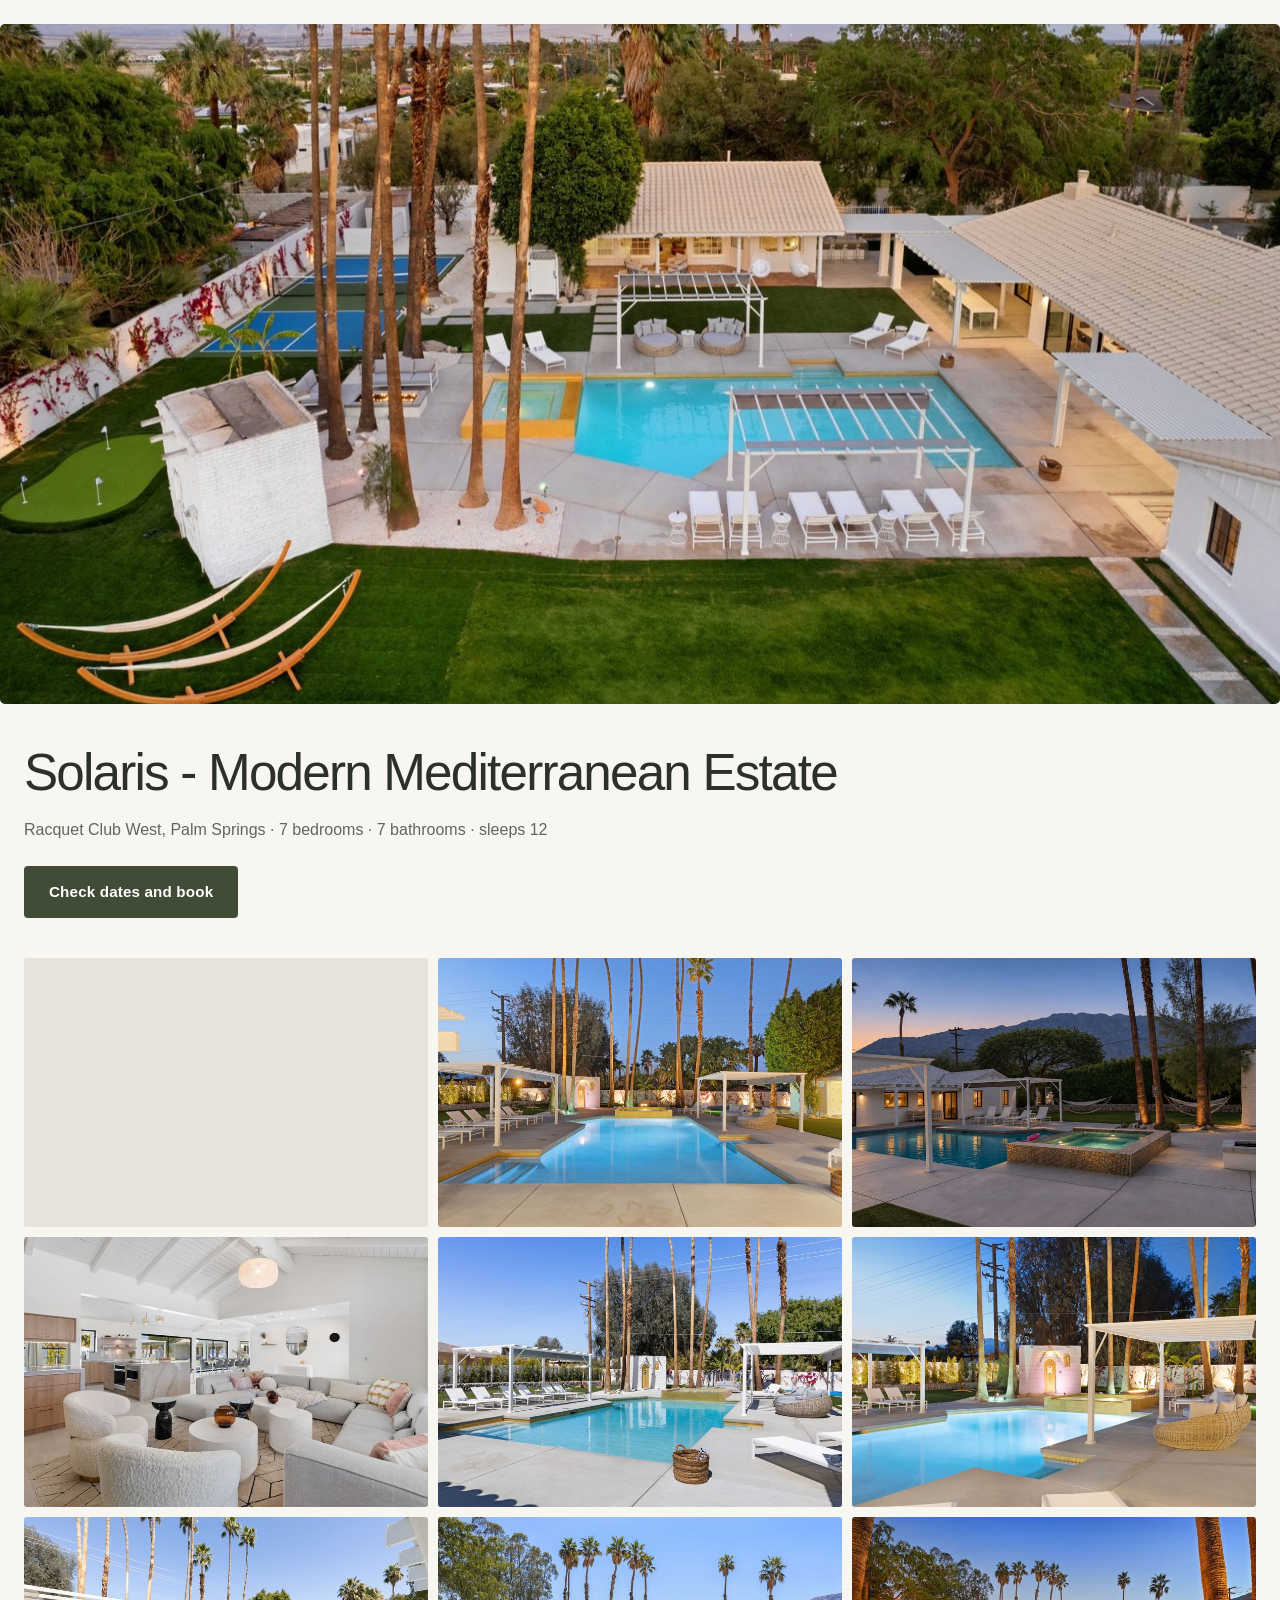
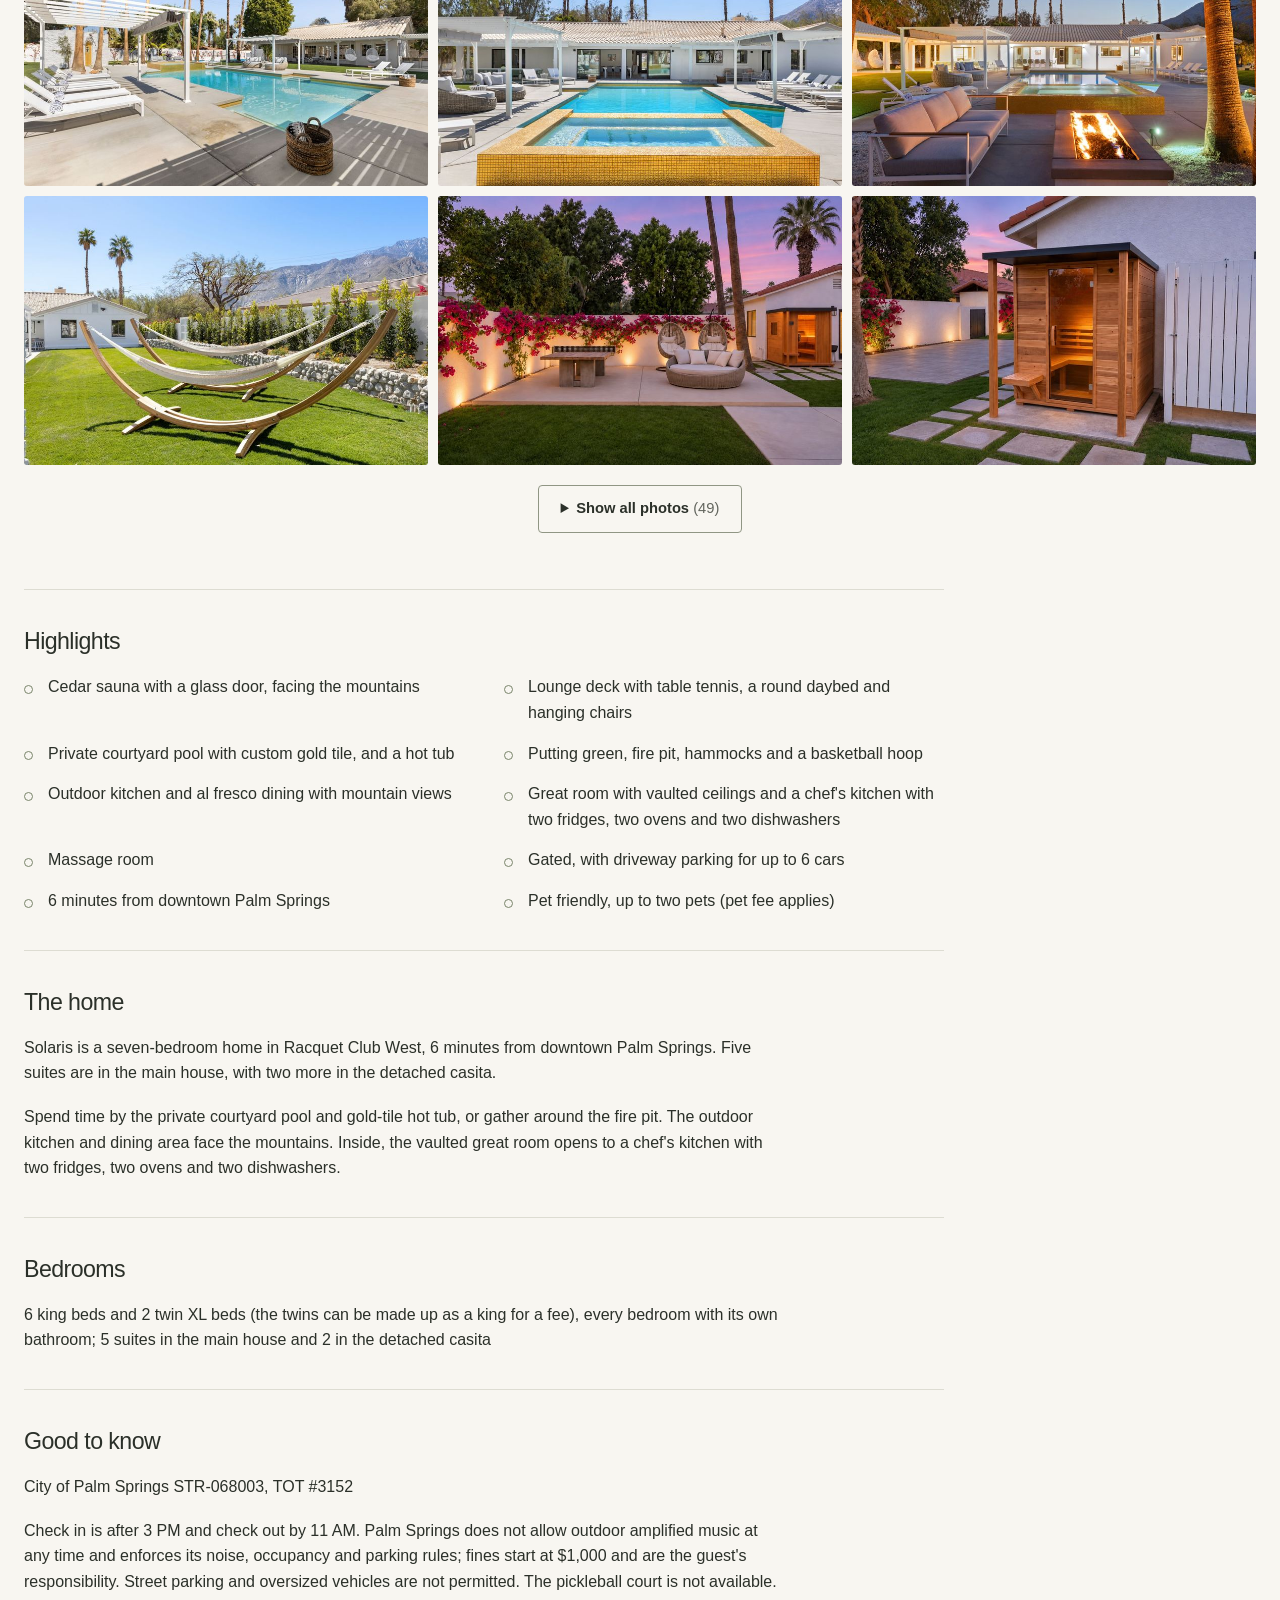
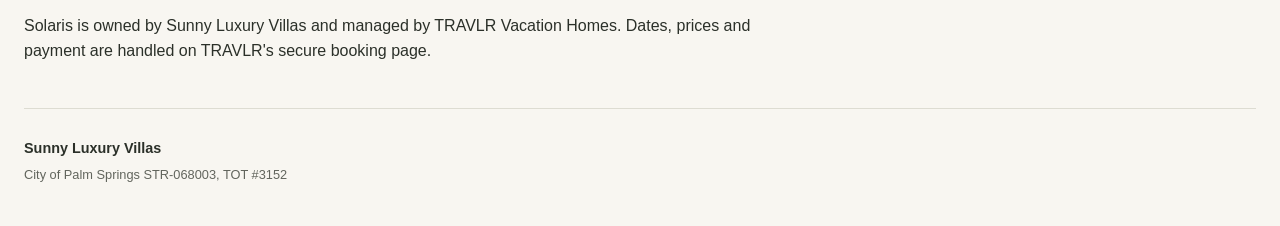
<file: solaris/s3/index.html>
<!doctype html>
<html lang="en">
<head>
<meta charset="utf-8">
<meta name="viewport" content="width=device-width, initial-scale=1">
<meta name="robots" content="noindex,nofollow">
<title>Solaris - Modern Mediterranean Estate</title>
<meta name="description" content="7 bedrooms, 7 bathrooms, sleeps 12. Private courtyard pool, gold-tile spa and mountain views in Racquet Club West, Palm Springs.">
<link rel="canonical" href="https://stay.sunnyluxuryvillas.com/solaris/s3/">
<meta property="og:type" content="website">
<meta property="og:site_name" content="Sunny Luxury Villas">
<meta property="og:title" content="Solaris - Modern Mediterranean Estate">
<meta property="og:description" content="7 bedrooms, 7 bathrooms, sleeps 12. Private courtyard pool, gold-tile spa and mountain views in Racquet Club West, Palm Springs.">
<meta property="og:url" content="https://stay.sunnyluxuryvillas.com/solaris/s3/">
<meta property="og:image" content="https://stay.sunnyluxuryvillas.com/img/a01-1600.jpg">
<meta property="og:image:alt" content="Pool courtyard and pergolas at dusk">
<link rel="stylesheet" href="/site.css">
<script src="/config.js" defer></script>
<script src="/site.js" defer></script>
</head>
<body data-code="s3">
<main>
<a class="hero photo" data-photo="0" href="/img/a01-1600.jpg" aria-label="Open photo 1: Pool courtyard and pergolas at dusk">
<img src="/img/a01-800.jpg" srcset="/img/a01-800.jpg 800w, /img/a01-1600.jpg 1600w" sizes="(min-width: 1400px) 1360px, 100vw" width="1600" height="1065" alt="Pool courtyard and pergolas at dusk" loading="eager" decoding="async" fetchpriority="high">
</a>
<div class="page-body">
<section class="intro" aria-labelledby="home-title">
<h1 id="home-title">Solaris - Modern Mediterranean Estate</h1>
<p class="location">Racquet Club West, Palm Springs · 7 bedrooms · 7 bathrooms · sleeps 12</p>
<a class="book-button" data-book href="https://www.staytravlr.com/vacation-rental/solaris/?utm_source=sunnyluxuryvillas&amp;utm_medium=referral&amp;utm_campaign=solaris_pilot_2026_11&amp;utm_content=s3#availability">Check dates and book</a>
</section>
<section class="gallery" aria-label="Photos of Solaris">
<div class="photo-grid"><a class="photo" data-photo="0" href="/img/a01-1600.jpg" aria-label="Open photo 1: Pool courtyard and pergolas at dusk"><img src="/img/a01-800.jpg" srcset="/img/a01-800.jpg 800w, /img/a01-1600.jpg 1600w" sizes="(min-width: 1100px) 416px, (min-width: 700px) calc((100vw - 64px) / 3), calc((100vw - 40px) / 2)" width="1600" height="1065" alt="Pool courtyard and pergolas at dusk" loading="lazy" decoding="async"></a>
<a class="photo" data-photo="1" href="/img/a02-1600.jpg" aria-label="Open photo 2: Illuminated courtyard pool beneath tall palms"><img src="/img/a02-800.jpg" srcset="/img/a02-800.jpg 800w, /img/a02-1600.jpg 1600w" sizes="(min-width: 1100px) 416px, (min-width: 700px) calc((100vw - 64px) / 3), calc((100vw - 40px) / 2)" width="1622" height="1080" alt="Illuminated courtyard pool beneath tall palms" loading="lazy" decoding="async"></a>
<a class="photo" data-photo="2" href="/img/tree-Ra-1600.jpg" aria-label="Open photo 3: Courtyard pool and mountain skyline framed by a tree"><img src="/img/tree-Ra-800.jpg" srcset="/img/tree-Ra-800.jpg 800w, /img/tree-Ra-1600.jpg 1600w" sizes="(min-width: 1100px) 416px, (min-width: 700px) calc((100vw - 64px) / 3), calc((100vw - 40px) / 2)" width="1620" height="1080" alt="Courtyard pool and mountain skyline framed by a tree" loading="lazy" decoding="async"></a>
<a class="photo" data-photo="3" href="/img/a03-1600.jpg" aria-label="Open photo 4: Great room with vaulted ceilings and soft seating"><img src="/img/a03-800.jpg" srcset="/img/a03-800.jpg 800w, /img/a03-1600.jpg 1600w" sizes="(min-width: 1100px) 416px, (min-width: 700px) calc((100vw - 64px) / 3), calc((100vw - 40px) / 2)" width="1620" height="1080" alt="Great room with vaulted ceilings and soft seating" loading="lazy" decoding="async"></a>
<a class="photo" data-photo="4" href="/img/a04-1600.jpg" aria-label="Open photo 5: Sunny pool courtyard with shaded daybeds"><img src="/img/a04-800.jpg" srcset="/img/a04-800.jpg 800w, /img/a04-1600.jpg 1600w" sizes="(min-width: 1100px) 416px, (min-width: 700px) calc((100vw - 64px) / 3), calc((100vw - 40px) / 2)" width="1620" height="1080" alt="Sunny pool courtyard with shaded daybeds" loading="lazy" decoding="async"></a>
<a class="photo" data-photo="5" href="/img/a05-1600.jpg" aria-label="Open photo 6: Poolside pergolas and illuminated spa at dusk"><img src="/img/a05-800.jpg" srcset="/img/a05-800.jpg 800w, /img/a05-1600.jpg 1600w" sizes="(min-width: 1100px) 416px, (min-width: 700px) calc((100vw - 64px) / 3), calc((100vw - 40px) / 2)" width="1620" height="1080" alt="Poolside pergolas and illuminated spa at dusk" loading="lazy" decoding="async"></a>
<a class="photo" data-photo="6" href="/img/a06-1600.jpg" aria-label="Open photo 7: Pool terrace with loungers and white pergolas"><img src="/img/a06-800.jpg" srcset="/img/a06-800.jpg 800w, /img/a06-1600.jpg 1600w" sizes="(min-width: 1100px) 416px, (min-width: 700px) calc((100vw - 64px) / 3), calc((100vw - 40px) / 2)" width="1620" height="1080" alt="Pool terrace with loungers and white pergolas" loading="lazy" decoding="async"></a>
<a class="photo" data-photo="7" href="/img/a07-1600.jpg" aria-label="Open photo 8: Gold-tile spa overlooking the courtyard pool"><img src="/img/a07-800.jpg" srcset="/img/a07-800.jpg 800w, /img/a07-1600.jpg 1600w" sizes="(min-width: 1100px) 416px, (min-width: 700px) calc((100vw - 64px) / 3), calc((100vw - 40px) / 2)" width="1620" height="1080" alt="Gold-tile spa overlooking the courtyard pool" loading="lazy" decoding="async"></a>
<a class="photo" data-photo="8" href="/img/a08-1600.jpg" aria-label="Open photo 9: Fire pit lounge beside the pool at dusk"><img src="/img/a08-800.jpg" srcset="/img/a08-800.jpg 800w, /img/a08-1600.jpg 1600w" sizes="(min-width: 1100px) 416px, (min-width: 700px) calc((100vw - 64px) / 3), calc((100vw - 40px) / 2)" width="1620" height="1080" alt="Fire pit lounge beside the pool at dusk" loading="lazy" decoding="async"></a>
<a class="photo" data-photo="9" href="/img/a09-1600.jpg" aria-label="Open photo 10: Hammocks on the lawn with mountain views"><img src="/img/a09-800.jpg" srcset="/img/a09-800.jpg 800w, /img/a09-1600.jpg 1600w" sizes="(min-width: 1100px) 416px, (min-width: 700px) calc((100vw - 64px) / 3), calc((100vw - 40px) / 2)" width="1620" height="1080" alt="Hammocks on the lawn with mountain views" loading="lazy" decoding="async"></a>
<a class="photo" data-photo="10" href="/img/slab-SL-1600.jpg" aria-label="Open photo 11: Garden lounge deck with table tennis, daybed and cedar sauna"><img src="/img/slab-SL-800.jpg" srcset="/img/slab-SL-800.jpg 800w, /img/slab-SL-1600.jpg 1600w" sizes="(min-width: 1100px) 416px, (min-width: 700px) calc((100vw - 64px) / 3), calc((100vw - 40px) / 2)" width="1620" height="1080" alt="Garden lounge deck with table tennis, daybed and cedar sauna" loading="lazy" decoding="async"></a>
<a class="photo" data-photo="11" href="/img/sauna-close-1600.jpg" aria-label="Open photo 12: Cedar sauna with glass door beside the casita"><img src="/img/sauna-close-800.jpg" srcset="/img/sauna-close-800.jpg 800w, /img/sauna-close-1600.jpg 1600w" sizes="(min-width: 1100px) 416px, (min-width: 700px) calc((100vw - 64px) / 3), calc((100vw - 40px) / 2)" width="1620" height="1080" alt="Cedar sauna with glass door beside the casita" loading="lazy" decoding="async"></a></div>
<details class="more-photos">
<summary>Show all photos <span>(49)</span></summary>
<div class="photo-grid"><a class="photo" data-photo="12" href="/img/a10-1600.jpg" aria-label="Open photo 13: Putting green with mountain views"><img src="/img/a10-800.jpg" srcset="/img/a10-800.jpg 800w, /img/a10-1600.jpg 1600w" sizes="(min-width: 1100px) 416px, (min-width: 700px) calc((100vw - 64px) / 3), calc((100vw - 40px) / 2)" width="1620" height="1080" alt="Putting green with mountain views" loading="lazy" decoding="async"></a>
<a class="photo" data-photo="13" href="/img/a11-1600.jpg" aria-label="Open photo 14: Basketball court beside the house at dusk"><img src="/img/a11-800.jpg" srcset="/img/a11-800.jpg 800w, /img/a11-1600.jpg 1600w" sizes="(min-width: 1100px) 416px, (min-width: 700px) calc((100vw - 64px) / 3), calc((100vw - 40px) / 2)" width="1620" height="1080" alt="Basketball court beside the house at dusk" loading="lazy" decoding="async"></a>
<a class="photo" data-photo="14" href="/img/a12-1600.jpg" aria-label="Open photo 15: Basketball court and white pergolas in daylight"><img src="/img/a12-800.jpg" srcset="/img/a12-800.jpg 800w, /img/a12-1600.jpg 1600w" sizes="(min-width: 1100px) 416px, (min-width: 700px) calc((100vw - 64px) / 3), calc((100vw - 40px) / 2)" width="1620" height="1080" alt="Basketball court and white pergolas in daylight" loading="lazy" decoding="async"></a>
<a class="photo" data-photo="15" href="/img/a13-1600.jpg" aria-label="Open photo 16: Covered outdoor kitchen and dining area at dusk"><img src="/img/a13-800.jpg" srcset="/img/a13-800.jpg 800w, /img/a13-1600.jpg 1600w" sizes="(min-width: 1100px) 416px, (min-width: 700px) calc((100vw - 64px) / 3), calc((100vw - 40px) / 2)" width="1620" height="1080" alt="Covered outdoor kitchen and dining area at dusk" loading="lazy" decoding="async"></a>
<a class="photo" data-photo="16" href="/img/a14-1600.jpg" aria-label="Open photo 17: Covered outdoor lounge overlooking the pool"><img src="/img/a14-800.jpg" srcset="/img/a14-800.jpg 800w, /img/a14-1600.jpg 1600w" sizes="(min-width: 1100px) 416px, (min-width: 700px) calc((100vw - 64px) / 3), calc((100vw - 40px) / 2)" width="1620" height="1080" alt="Covered outdoor lounge overlooking the pool" loading="lazy" decoding="async"></a>
<a class="photo" data-photo="17" href="/img/a15-1600.jpg" aria-label="Open photo 18: Lawn and hanging chairs beside the house"><img src="/img/a15-800.jpg" srcset="/img/a15-800.jpg 800w, /img/a15-1600.jpg 1600w" sizes="(min-width: 1100px) 416px, (min-width: 700px) calc((100vw - 64px) / 3), calc((100vw - 40px) / 2)" width="1620" height="1080" alt="Lawn and hanging chairs beside the house" loading="lazy" decoding="async"></a>
<a class="photo" data-photo="18" href="/img/a16-1600.jpg" aria-label="Open photo 19: Outdoor dining table beneath a white pergola"><img src="/img/a16-800.jpg" srcset="/img/a16-800.jpg 800w, /img/a16-1600.jpg 1600w" sizes="(min-width: 1100px) 416px, (min-width: 700px) calc((100vw - 64px) / 3), calc((100vw - 40px) / 2)" width="1620" height="1080" alt="Outdoor dining table beneath a white pergola" loading="lazy" decoding="async"></a>
<a class="photo" data-photo="19" href="/img/a17-1600.jpg" aria-label="Open photo 20: Illuminated outdoor kitchen and courtyard at dusk"><img src="/img/a17-800.jpg" srcset="/img/a17-800.jpg 800w, /img/a17-1600.jpg 1600w" sizes="(min-width: 1100px) 416px, (min-width: 700px) calc((100vw - 64px) / 3), calc((100vw - 40px) / 2)" width="1620" height="1080" alt="Illuminated outdoor kitchen and courtyard at dusk" loading="lazy" decoding="async"></a>
<a class="photo" data-photo="20" href="/img/a18-1600.jpg" aria-label="Open photo 21: Garden lawn and shaded hanging chairs"><img src="/img/a18-800.jpg" srcset="/img/a18-800.jpg 800w, /img/a18-1600.jpg 1600w" sizes="(min-width: 1100px) 416px, (min-width: 700px) calc((100vw - 64px) / 3), calc((100vw - 40px) / 2)" width="1620" height="1080" alt="Garden lawn and shaded hanging chairs" loading="lazy" decoding="async"></a>
<a class="photo" data-photo="21" href="/img/a19-1600.jpg" aria-label="Open photo 22: Great room seating beside the open kitchen"><img src="/img/a19-800.jpg" srcset="/img/a19-800.jpg 800w, /img/a19-1600.jpg 1600w" sizes="(min-width: 1100px) 416px, (min-width: 700px) calc((100vw - 64px) / 3), calc((100vw - 40px) / 2)" width="1620" height="1080" alt="Great room seating beside the open kitchen" loading="lazy" decoding="async"></a>
<a class="photo" data-photo="22" href="/img/a20-1600.jpg" aria-label="Open photo 23: Chef&#x27;s kitchen with island seating"><img src="/img/a20-800.jpg" srcset="/img/a20-800.jpg 800w, /img/a20-1600.jpg 1600w" sizes="(min-width: 1100px) 416px, (min-width: 700px) calc((100vw - 64px) / 3), calc((100vw - 40px) / 2)" width="1620" height="1080" alt="Chef&#x27;s kitchen with island seating" loading="lazy" decoding="async"></a>
<a class="photo" data-photo="23" href="/img/a21-1600.jpg" aria-label="Open photo 24: Dining area with garden access"><img src="/img/a21-800.jpg" srcset="/img/a21-800.jpg 800w, /img/a21-1600.jpg 1600w" sizes="(min-width: 1100px) 416px, (min-width: 700px) calc((100vw - 64px) / 3), calc((100vw - 40px) / 2)" width="1620" height="1080" alt="Dining area with garden access" loading="lazy" decoding="async"></a>
<a class="photo" data-photo="24" href="/img/a22-1600.jpg" aria-label="Open photo 25: Guest bathroom with wall-mounted sink"><img src="/img/a22-800.jpg" srcset="/img/a22-800.jpg 800w, /img/a22-1600.jpg 1600w" sizes="(min-width: 1100px) 416px, (min-width: 700px) calc((100vw - 64px) / 3), calc((100vw - 40px) / 2)" width="1620" height="1080" alt="Guest bathroom with wall-mounted sink" loading="lazy" decoding="async"></a>
<a class="photo" data-photo="25" href="/img/a23-1600.jpg" aria-label="Open photo 26: Suite sitting area with timber ceiling and fireplace"><img src="/img/a23-800.jpg" srcset="/img/a23-800.jpg 800w, /img/a23-1600.jpg 1600w" sizes="(min-width: 1100px) 416px, (min-width: 700px) calc((100vw - 64px) / 3), calc((100vw - 40px) / 2)" width="1620" height="1080" alt="Suite sitting area with timber ceiling and fireplace" loading="lazy" decoding="async"></a>
<a class="photo" data-photo="26" href="/img/a24-1600.jpg" aria-label="Open photo 27: Bedroom with timber ceiling and garden access"><img src="/img/a24-800.jpg" srcset="/img/a24-800.jpg 800w, /img/a24-1600.jpg 1600w" sizes="(min-width: 1100px) 416px, (min-width: 700px) calc((100vw - 64px) / 3), calc((100vw - 40px) / 2)" width="1620" height="1080" alt="Bedroom with timber ceiling and garden access" loading="lazy" decoding="async"></a>
<a class="photo" data-photo="27" href="/img/a25-1600.jpg" aria-label="Open photo 28: Bathroom with glass shower and round mirror"><img src="/img/a25-800.jpg" srcset="/img/a25-800.jpg 800w, /img/a25-1600.jpg 1600w" sizes="(min-width: 1100px) 416px, (min-width: 700px) calc((100vw - 64px) / 3), calc((100vw - 40px) / 2)" width="1620" height="1080" alt="Bathroom with glass shower and round mirror" loading="lazy" decoding="async"></a>
<a class="photo" data-photo="28" href="/img/a26-1600.jpg" aria-label="Open photo 29: Twin bedroom with patterned wallpaper"><img src="/img/a26-800.jpg" srcset="/img/a26-800.jpg 800w, /img/a26-1600.jpg 1600w" sizes="(min-width: 1100px) 416px, (min-width: 700px) calc((100vw - 64px) / 3), calc((100vw - 40px) / 2)" width="1620" height="1080" alt="Twin bedroom with patterned wallpaper" loading="lazy" decoding="async"></a>
<a class="photo" data-photo="29" href="/img/a27-1600.jpg" aria-label="Open photo 30: Twin beds with yellow accent pillows"><img src="/img/a27-800.jpg" srcset="/img/a27-800.jpg 800w, /img/a27-1600.jpg 1600w" sizes="(min-width: 1100px) 416px, (min-width: 700px) calc((100vw - 64px) / 3), calc((100vw - 40px) / 2)" width="1620" height="1080" alt="Twin beds with yellow accent pillows" loading="lazy" decoding="async"></a>
<a class="photo" data-photo="30" href="/img/a28-1600.jpg" aria-label="Open photo 31: Bathroom with marble shower and tub"><img src="/img/a28-800.jpg" srcset="/img/a28-800.jpg 800w, /img/a28-1600.jpg 1600w" sizes="(min-width: 1100px) 416px, (min-width: 700px) calc((100vw - 64px) / 3), calc((100vw - 40px) / 2)" width="1620" height="1080" alt="Bathroom with marble shower and tub" loading="lazy" decoding="async"></a>
<a class="photo" data-photo="31" href="/img/a29-1600.jpg" aria-label="Open photo 32: Bedroom with cactus mural and garden doors"><img src="/img/a29-800.jpg" srcset="/img/a29-800.jpg 800w, /img/a29-1600.jpg 1600w" sizes="(min-width: 1100px) 416px, (min-width: 700px) calc((100vw - 64px) / 3), calc((100vw - 40px) / 2)" width="1620" height="1080" alt="Bedroom with cactus mural and garden doors" loading="lazy" decoding="async"></a>
<a class="photo" data-photo="32" href="/img/a30-1600.jpg" aria-label="Open photo 33: Bed framed by a cactus mural"><img src="/img/a30-800.jpg" srcset="/img/a30-800.jpg 800w, /img/a30-1600.jpg 1600w" sizes="(min-width: 1100px) 416px, (min-width: 700px) calc((100vw - 64px) / 3), calc((100vw - 40px) / 2)" width="1620" height="1080" alt="Bed framed by a cactus mural" loading="lazy" decoding="async"></a>
<a class="photo" data-photo="33" href="/img/a31-1600.jpg" aria-label="Open photo 34: Bathroom with glass shower and round vanity mirror"><img src="/img/a31-800.jpg" srcset="/img/a31-800.jpg 800w, /img/a31-1600.jpg 1600w" sizes="(min-width: 1100px) 416px, (min-width: 700px) calc((100vw - 64px) / 3), calc((100vw - 40px) / 2)" width="1620" height="1080" alt="Bathroom with glass shower and round vanity mirror" loading="lazy" decoding="async"></a>
<a class="photo" data-photo="34" href="/img/a32-1600.jpg" aria-label="Open photo 35: Bedroom with wood floors and garden doors"><img src="/img/a32-800.jpg" srcset="/img/a32-800.jpg 800w, /img/a32-1600.jpg 1600w" sizes="(min-width: 1100px) 416px, (min-width: 700px) calc((100vw - 64px) / 3), calc((100vw - 40px) / 2)" width="1620" height="1080" alt="Bedroom with wood floors and garden doors" loading="lazy" decoding="async"></a>
<a class="photo" data-photo="35" href="/img/a33-1600.jpg" aria-label="Open photo 36: Bedroom with floral wallpaper and garden access"><img src="/img/a33-800.jpg" srcset="/img/a33-800.jpg 800w, /img/a33-1600.jpg 1600w" sizes="(min-width: 1100px) 416px, (min-width: 700px) calc((100vw - 64px) / 3), calc((100vw - 40px) / 2)" width="1620" height="1080" alt="Bedroom with floral wallpaper and garden access" loading="lazy" decoding="async"></a>
<a class="photo" data-photo="36" href="/img/a34-1600.jpg" aria-label="Open photo 37: Bathroom with wood vanity and glass shower"><img src="/img/a34-800.jpg" srcset="/img/a34-800.jpg 800w, /img/a34-1600.jpg 1600w" sizes="(min-width: 1100px) 416px, (min-width: 700px) calc((100vw - 64px) / 3), calc((100vw - 40px) / 2)" width="1620" height="1080" alt="Bathroom with wood vanity and glass shower" loading="lazy" decoding="async"></a>
<a class="photo" data-photo="37" href="/img/a35-1600.jpg" aria-label="Open photo 38: Bedroom with dark accent wall and bench"><img src="/img/a35-800.jpg" srcset="/img/a35-800.jpg 800w, /img/a35-1600.jpg 1600w" sizes="(min-width: 1100px) 416px, (min-width: 700px) calc((100vw - 64px) / 3), calc((100vw - 40px) / 2)" width="1620" height="1080" alt="Bedroom with dark accent wall and bench" loading="lazy" decoding="async"></a>
<a class="photo" data-photo="38" href="/img/a36-1600.jpg" aria-label="Open photo 39: Bathroom with round mirror and glass shower"><img src="/img/a36-800.jpg" srcset="/img/a36-800.jpg 800w, /img/a36-1600.jpg 1600w" sizes="(min-width: 1100px) 416px, (min-width: 700px) calc((100vw - 64px) / 3), calc((100vw - 40px) / 2)" width="1620" height="1080" alt="Bathroom with round mirror and glass shower" loading="lazy" decoding="async"></a>
<a class="photo" data-photo="39" href="/img/a37-1600.jpg" aria-label="Open photo 40: Casita sitting area with fireplace and vaulted ceiling"><img src="/img/a37-800.jpg" srcset="/img/a37-800.jpg 800w, /img/a37-1600.jpg 1600w" sizes="(min-width: 1100px) 416px, (min-width: 700px) calc((100vw - 64px) / 3), calc((100vw - 40px) / 2)" width="1620" height="1080" alt="Casita sitting area with fireplace and vaulted ceiling" loading="lazy" decoding="async"></a>
<a class="photo" data-photo="40" href="/img/a38-1600.jpg" aria-label="Open photo 41: Casita lounge with sofas and garden doors"><img src="/img/a38-800.jpg" srcset="/img/a38-800.jpg 800w, /img/a38-1600.jpg 1600w" sizes="(min-width: 1100px) 416px, (min-width: 700px) calc((100vw - 64px) / 3), calc((100vw - 40px) / 2)" width="1620" height="1080" alt="Casita lounge with sofas and garden doors" loading="lazy" decoding="async"></a>
<a class="photo" data-photo="41" href="/img/a39-1600.jpg" aria-label="Open photo 42: Bedroom with coral patterned wallpaper"><img src="/img/a39-800.jpg" srcset="/img/a39-800.jpg 800w, /img/a39-1600.jpg 1600w" sizes="(min-width: 1100px) 416px, (min-width: 700px) calc((100vw - 64px) / 3), calc((100vw - 40px) / 2)" width="1620" height="1080" alt="Bedroom with coral patterned wallpaper" loading="lazy" decoding="async"></a>
<a class="photo" data-photo="42" href="/img/a41-1600.jpg" aria-label="Open photo 43: Bathroom with black shower fittings"><img src="/img/a41-800.jpg" srcset="/img/a41-800.jpg 800w, /img/a41-1600.jpg 1600w" sizes="(min-width: 1100px) 416px, (min-width: 700px) calc((100vw - 64px) / 3), calc((100vw - 40px) / 2)" width="1620" height="1080" alt="Bathroom with black shower fittings" loading="lazy" decoding="async"></a>
<a class="photo" data-photo="43" href="/img/a42-1600.jpg" aria-label="Open photo 44: Bedroom with patterned accent wall and vaulted ceiling"><img src="/img/a42-800.jpg" srcset="/img/a42-800.jpg 800w, /img/a42-1600.jpg 1600w" sizes="(min-width: 1100px) 416px, (min-width: 700px) calc((100vw - 64px) / 3), calc((100vw - 40px) / 2)" width="1620" height="1080" alt="Bedroom with patterned accent wall and vaulted ceiling" loading="lazy" decoding="async"></a>
<a class="photo" data-photo="44" href="/img/a43-1600.jpg" aria-label="Open photo 45: Bedroom with fireplace and freestanding tub"><img src="/img/a43-800.jpg" srcset="/img/a43-800.jpg 800w, /img/a43-1600.jpg 1600w" sizes="(min-width: 1100px) 416px, (min-width: 700px) calc((100vw - 64px) / 3), calc((100vw - 40px) / 2)" width="1620" height="1080" alt="Bedroom with fireplace and freestanding tub" loading="lazy" decoding="async"></a>
<a class="photo" data-photo="45" href="/img/a44-1600.jpg" aria-label="Open photo 46: Bathroom with freestanding tub and glass shower"><img src="/img/a44-800.jpg" srcset="/img/a44-800.jpg 800w, /img/a44-1600.jpg 1600w" sizes="(min-width: 1100px) 416px, (min-width: 700px) calc((100vw - 64px) / 3), calc((100vw - 40px) / 2)" width="1620" height="1080" alt="Bathroom with freestanding tub and glass shower" loading="lazy" decoding="async"></a>
<a class="photo" data-photo="46" href="/img/a45-1600.jpg" aria-label="Open photo 47: Bright bathroom with freestanding tub and wood vanity"><img src="/img/a45-800.jpg" srcset="/img/a45-800.jpg 800w, /img/a45-1600.jpg 1600w" sizes="(min-width: 1100px) 416px, (min-width: 700px) calc((100vw - 64px) / 3), calc((100vw - 40px) / 2)" width="1620" height="1080" alt="Bright bathroom with freestanding tub and wood vanity" loading="lazy" decoding="async"></a>
<a class="photo" data-photo="47" href="/img/a46-1600.jpg" aria-label="Open photo 48: Massage room with treatment table"><img src="/img/a46-800.jpg" srcset="/img/a46-800.jpg 800w, /img/a46-1600.jpg 1600w" sizes="(min-width: 1100px) 416px, (min-width: 700px) calc((100vw - 64px) / 3), calc((100vw - 40px) / 2)" width="1620" height="1080" alt="Massage room with treatment table" loading="lazy" decoding="async"></a>
<a class="photo" data-photo="48" href="/img/a47-1600.jpg" aria-label="Open photo 49: Walk-in shower with black fittings"><img src="/img/a47-800.jpg" srcset="/img/a47-800.jpg 800w, /img/a47-1600.jpg 1600w" sizes="(min-width: 1100px) 416px, (min-width: 700px) calc((100vw - 64px) / 3), calc((100vw - 40px) / 2)" width="1620" height="1080" alt="Walk-in shower with black fittings" loading="lazy" decoding="async"></a></div>
</details>
</section>
<div class="home-details">
<section aria-labelledby="highlights-title"><h2 id="highlights-title">Highlights</h2>
<ul class="highlights"><li>Cedar sauna with a glass door, facing the mountains</li><li>Lounge deck with table tennis, a round daybed and hanging chairs</li><li>Private courtyard pool with custom gold tile, and a hot tub</li><li>Putting green, fire pit, hammocks and a basketball hoop</li><li>Outdoor kitchen and al fresco dining with mountain views</li><li>Great room with vaulted ceilings and a chef&#x27;s kitchen with two fridges, two ovens and two dishwashers</li><li>Massage room</li><li>Gated, with driveway parking for up to 6 cars</li><li>6 minutes from downtown Palm Springs</li><li>Pet friendly, up to two pets (pet fee applies)</li></ul></section>
<section aria-labelledby="about-title"><h2 id="about-title">The home</h2>
<p>Solaris is a seven-bedroom home in Racquet Club West, 6 minutes from downtown Palm Springs. Five suites are in the main house, with two more in the detached casita.</p>
<p>Spend time by the private courtyard pool and gold-tile hot tub, or gather around the fire pit. The outdoor kitchen and dining area face the mountains. Inside, the vaulted great room opens to a chef's kitchen with two fridges, two ovens and two dishwashers.</p>
</section>
<section aria-labelledby="bedrooms-title"><h2 id="bedrooms-title">Bedrooms</h2>
<p>6 king beds and 2 twin XL beds (the twins can be made up as a king for a fee), every bedroom with its own bathroom; 5 suites in the main house and 2 in the detached casita</p></section>
<section aria-labelledby="know-title"><h2 id="know-title">Good to know</h2>
<p>City of Palm Springs STR-068003, TOT #3152</p>
<p>Check in is after 3 PM and check out by 11 AM. Palm Springs does not allow outdoor amplified music at any time and enforces its noise, occupancy and parking rules; fines start at $1,000 and are the guest&#x27;s responsibility. Street parking and oversized vehicles are not permitted. The pickleball court is not available.</p>
<p>Solaris is owned by Sunny Luxury Villas and managed by TRAVLR Vacation Homes. Dates, prices and payment are handled on TRAVLR&#x27;s secure booking page.</p></section>
</div>
<footer><p>Sunny Luxury Villas</p><p>City of Palm Springs STR-068003, TOT #3152</p></footer>
</div>
</main>
<div class="mobile-book"><a class="book-button" data-book href="https://www.staytravlr.com/vacation-rental/solaris/?utm_source=sunnyluxuryvillas&amp;utm_medium=referral&amp;utm_campaign=solaris_pilot_2026_11&amp;utm_content=s3#availability">Check dates and book</a></div>
<dialog class="viewer" aria-label="Photo gallery">
<div class="viewer-top"><p id="photo-count" aria-live="polite"></p><button type="button" class="viewer-close" aria-label="Close photo gallery" autofocus>Close <span aria-hidden="true">×</span></button></div>
<div class="viewer-stage"><button type="button" class="viewer-prev" aria-label="Previous photo">&#8249;</button><div id="viewer-image"></div><button type="button" class="viewer-next" aria-label="Next photo">&#8250;</button></div>
<div class="viewer-bottom"><p id="photo-caption" aria-live="polite"></p><p class="viewer-help">Swipe or use the arrow keys to browse</p></div>
</dialog>
</body>
</html>
</file>
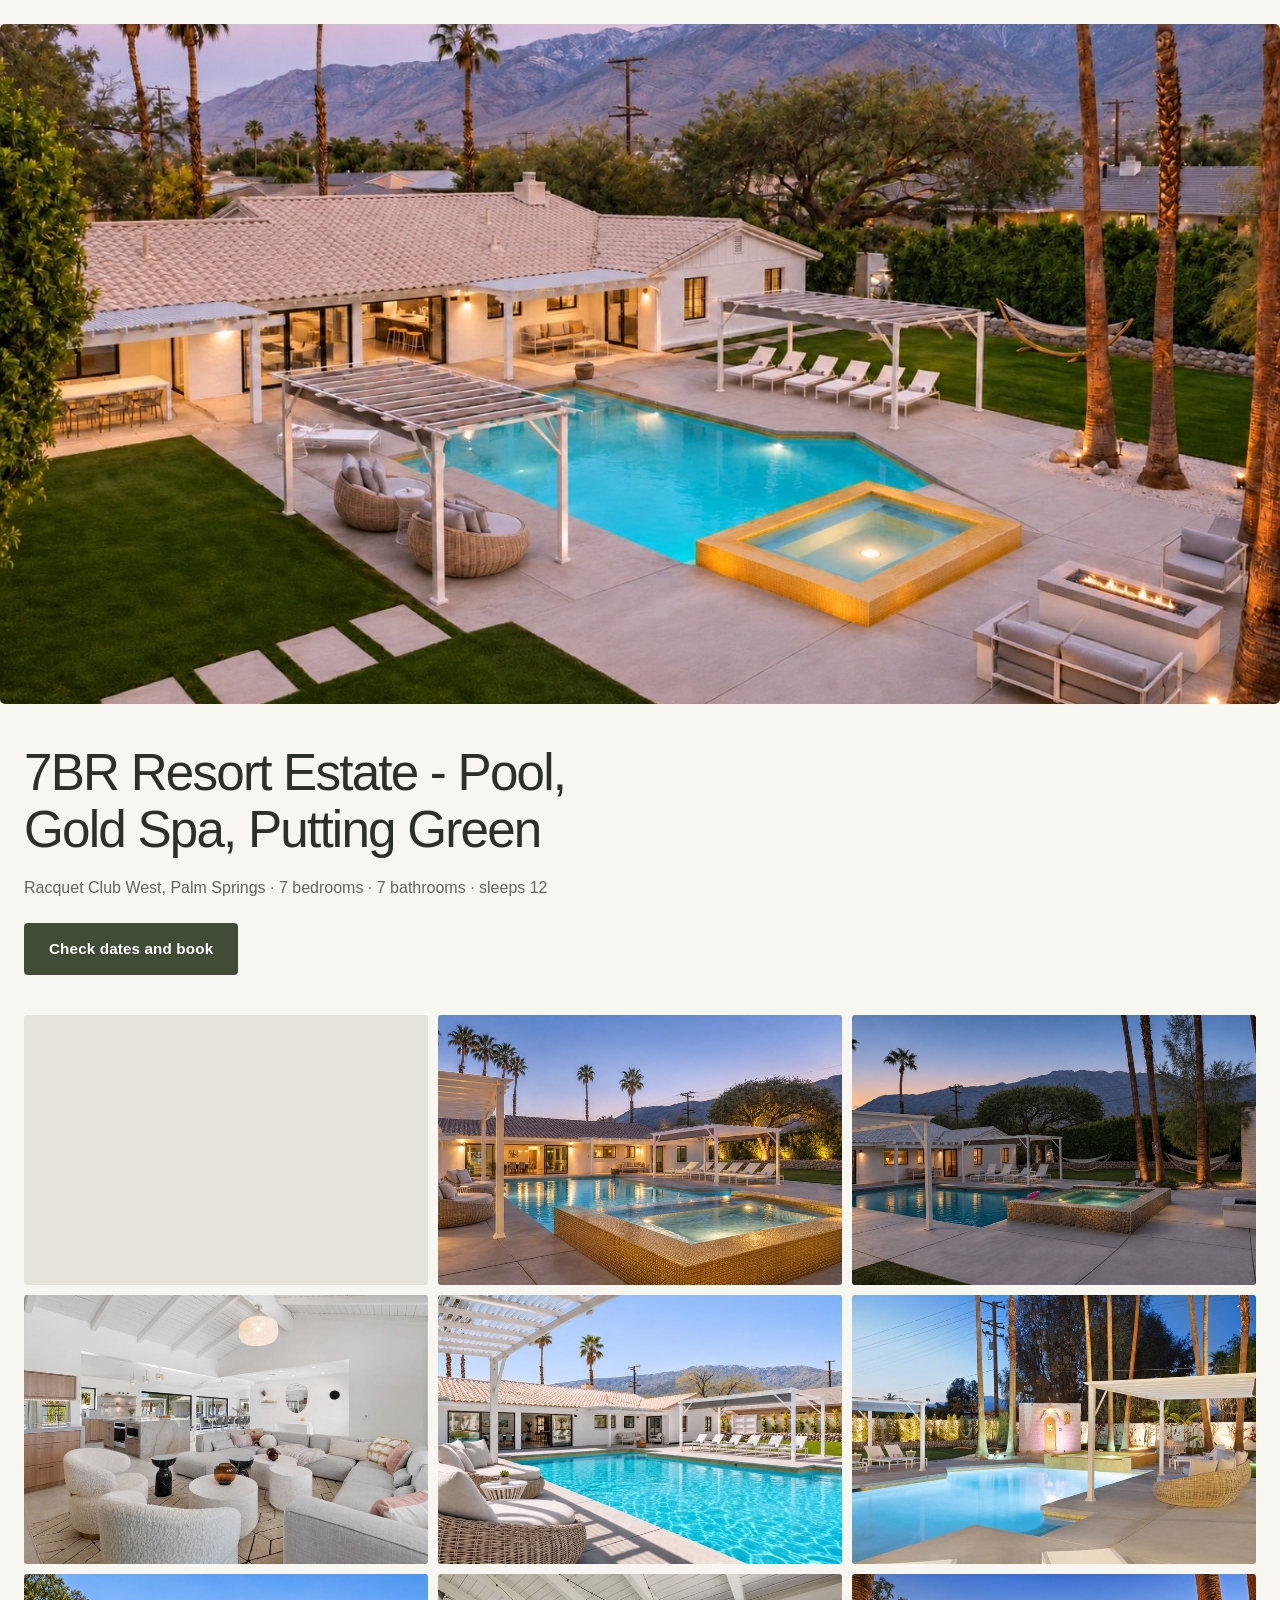
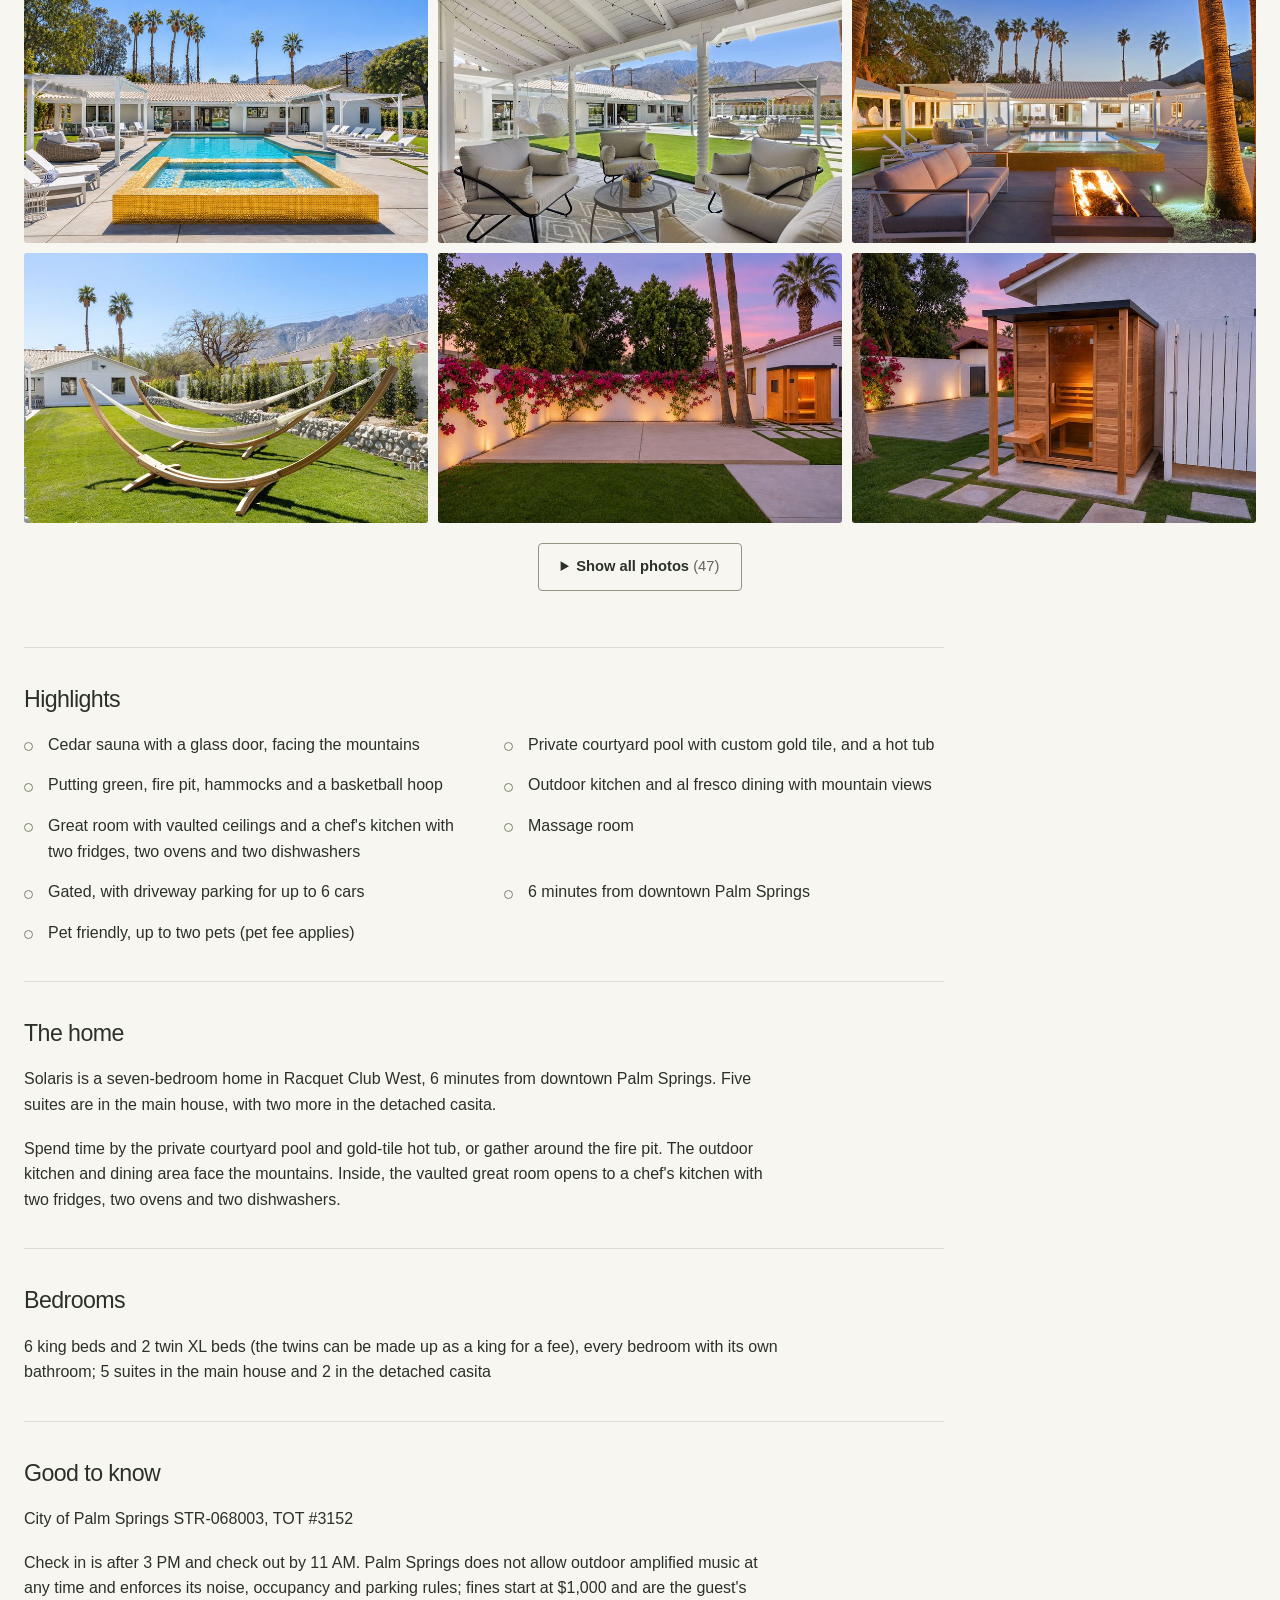
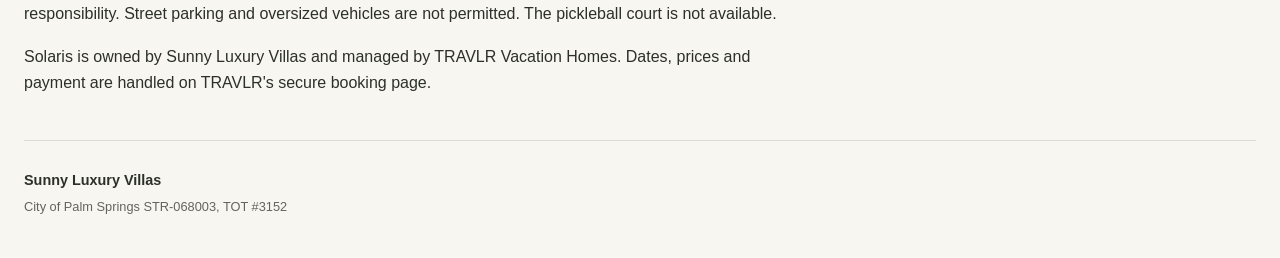
<file: solaris/s4/index.html>
<!doctype html>
<html lang="en">
<head>
<meta charset="utf-8">
<meta name="viewport" content="width=device-width, initial-scale=1">
<meta name="robots" content="noindex,nofollow">
<title>7BR Resort Estate - Pool, Gold Spa, Putting Green</title>
<meta name="description" content="7 bedrooms, 7 bathrooms, sleeps 12. Private courtyard pool, gold-tile spa and mountain views in Racquet Club West, Palm Springs.">
<link rel="canonical" href="https://stay.sunnyluxuryvillas.com/solaris/s4/">
<meta property="og:type" content="website">
<meta property="og:site_name" content="Sunny Luxury Villas">
<meta property="og:title" content="7BR Resort Estate - Pool, Gold Spa, Putting Green">
<meta property="og:description" content="7 bedrooms, 7 bathrooms, sleeps 12. Private courtyard pool, gold-tile spa and mountain views in Racquet Club West, Palm Springs.">
<meta property="og:url" content="https://stay.sunnyluxuryvillas.com/solaris/s4/">
<meta property="og:image" content="https://stay.sunnyluxuryvillas.com/img/93-Rd-1600.jpg">
<meta property="og:image:alt" content="Pool courtyard, gold-tile spa and mountains at dusk">
<link rel="stylesheet" href="/site.css">
<script src="/config.js" defer></script>
<script src="/site.js" defer></script>
</head>
<body data-code="s4">
<main>
<a class="hero photo" data-photo="0" href="/img/93-Rd-1600.jpg" aria-label="Open photo 1: Pool courtyard, gold-tile spa and mountains at dusk">
<img src="/img/93-Rd-800.jpg" srcset="/img/93-Rd-800.jpg 800w, /img/93-Rd-1600.jpg 1600w" sizes="(min-width: 1400px) 1360px, 100vw" width="1620" height="1080" alt="Pool courtyard, gold-tile spa and mountains at dusk" loading="eager" decoding="async" fetchpriority="high">
</a>
<div class="page-body">
<section class="intro" aria-labelledby="home-title">
<h1 id="home-title">7BR Resort Estate - Pool, Gold Spa, Putting Green</h1>
<p class="location">Racquet Club West, Palm Springs · 7 bedrooms · 7 bathrooms · sleeps 12</p>
<a class="book-button" data-book href="https://www.staytravlr.com/vacation-rental/solaris/?utm_source=sunnyluxuryvillas&amp;utm_medium=referral&amp;utm_campaign=solaris_pilot_2026_11&amp;utm_content=s4#availability">Check dates and book</a>
</section>
<section class="gallery" aria-label="Photos of Solaris">
<div class="photo-grid"><a class="photo" data-photo="0" href="/img/93-Rd-1600.jpg" aria-label="Open photo 1: Pool courtyard, gold-tile spa and mountains at dusk"><img src="/img/93-Rd-800.jpg" srcset="/img/93-Rd-800.jpg 800w, /img/93-Rd-1600.jpg 1600w" sizes="(min-width: 1100px) 416px, (min-width: 700px) calc((100vw - 64px) / 3), calc((100vw - 40px) / 2)" width="1620" height="1080" alt="Pool courtyard, gold-tile spa and mountains at dusk" loading="lazy" decoding="async"></a>
<a class="photo" data-photo="1" href="/img/78-Ra-1600.jpg" aria-label="Open photo 2: Gold-tile spa and pool beneath a mountain sunset"><img src="/img/78-Ra-800.jpg" srcset="/img/78-Ra-800.jpg 800w, /img/78-Ra-1600.jpg 1600w" sizes="(min-width: 1100px) 416px, (min-width: 700px) calc((100vw - 64px) / 3), calc((100vw - 40px) / 2)" width="1620" height="1080" alt="Gold-tile spa and pool beneath a mountain sunset" loading="lazy" decoding="async"></a>
<a class="photo" data-photo="2" href="/img/tree-Ra-1600.jpg" aria-label="Open photo 3: Courtyard pool and mountain skyline framed by a tree"><img src="/img/tree-Ra-800.jpg" srcset="/img/tree-Ra-800.jpg 800w, /img/tree-Ra-1600.jpg 1600w" sizes="(min-width: 1100px) 416px, (min-width: 700px) calc((100vw - 64px) / 3), calc((100vw - 40px) / 2)" width="1620" height="1080" alt="Courtyard pool and mountain skyline framed by a tree" loading="lazy" decoding="async"></a>
<a class="photo" data-photo="3" href="/img/a03-1600.jpg" aria-label="Open photo 4: Great room with vaulted ceilings and soft seating"><img src="/img/a03-800.jpg" srcset="/img/a03-800.jpg 800w, /img/a03-1600.jpg 1600w" sizes="(min-width: 1100px) 416px, (min-width: 700px) calc((100vw - 64px) / 3), calc((100vw - 40px) / 2)" width="1620" height="1080" alt="Great room with vaulted ceilings and soft seating" loading="lazy" decoding="async"></a>
<a class="photo" data-photo="4" href="/img/33-Ra-1600.jpg" aria-label="Open photo 5: Pool and white pergolas with mountains beyond"><img src="/img/33-Ra-800.jpg" srcset="/img/33-Ra-800.jpg 800w, /img/33-Ra-1600.jpg 1600w" sizes="(min-width: 1100px) 416px, (min-width: 700px) calc((100vw - 64px) / 3), calc((100vw - 40px) / 2)" width="1620" height="1080" alt="Pool and white pergolas with mountains beyond" loading="lazy" decoding="async"></a>
<a class="photo" data-photo="5" href="/img/a05-1600.jpg" aria-label="Open photo 6: Poolside pergolas and illuminated spa at dusk"><img src="/img/a05-800.jpg" srcset="/img/a05-800.jpg 800w, /img/a05-1600.jpg 1600w" sizes="(min-width: 1100px) 416px, (min-width: 700px) calc((100vw - 64px) / 3), calc((100vw - 40px) / 2)" width="1620" height="1080" alt="Poolside pergolas and illuminated spa at dusk" loading="lazy" decoding="async"></a>
<a class="photo" data-photo="6" href="/img/27-Ra-1600.jpg" aria-label="Open photo 7: Gold-tile spa and courtyard pool with mountain views"><img src="/img/27-Ra-800.jpg" srcset="/img/27-Ra-800.jpg 800w, /img/27-Ra-1600.jpg 1600w" sizes="(min-width: 1100px) 416px, (min-width: 700px) calc((100vw - 64px) / 3), calc((100vw - 40px) / 2)" width="1620" height="1080" alt="Gold-tile spa and courtyard pool with mountain views" loading="lazy" decoding="async"></a>
<a class="photo" data-photo="7" href="/img/a14-1600.jpg" aria-label="Open photo 8: Covered outdoor lounge overlooking the pool"><img src="/img/a14-800.jpg" srcset="/img/a14-800.jpg 800w, /img/a14-1600.jpg 1600w" sizes="(min-width: 1100px) 416px, (min-width: 700px) calc((100vw - 64px) / 3), calc((100vw - 40px) / 2)" width="1620" height="1080" alt="Covered outdoor lounge overlooking the pool" loading="lazy" decoding="async"></a>
<a class="photo" data-photo="8" href="/img/a08-1600.jpg" aria-label="Open photo 9: Fire pit lounge beside the pool at dusk"><img src="/img/a08-800.jpg" srcset="/img/a08-800.jpg 800w, /img/a08-1600.jpg 1600w" sizes="(min-width: 1100px) 416px, (min-width: 700px) calc((100vw - 64px) / 3), calc((100vw - 40px) / 2)" width="1620" height="1080" alt="Fire pit lounge beside the pool at dusk" loading="lazy" decoding="async"></a>
<a class="photo" data-photo="9" href="/img/a09-1600.jpg" aria-label="Open photo 10: Hammocks on the lawn with mountain views"><img src="/img/a09-800.jpg" srcset="/img/a09-800.jpg 800w, /img/a09-1600.jpg 1600w" sizes="(min-width: 1100px) 416px, (min-width: 700px) calc((100vw - 64px) / 3), calc((100vw - 40px) / 2)" width="1620" height="1080" alt="Hammocks on the lawn with mountain views" loading="lazy" decoding="async"></a>
<a class="photo" data-photo="10" href="/img/slab-S-1600.jpg" aria-label="Open photo 11: Cedar sauna beside the garden lawn and terrace"><img src="/img/slab-S-800.jpg" srcset="/img/slab-S-800.jpg 800w, /img/slab-S-1600.jpg 1600w" sizes="(min-width: 1100px) 416px, (min-width: 700px) calc((100vw - 64px) / 3), calc((100vw - 40px) / 2)" width="1620" height="1080" alt="Cedar sauna beside the garden lawn and terrace" loading="lazy" decoding="async"></a>
<a class="photo" data-photo="11" href="/img/sauna-close-1600.jpg" aria-label="Open photo 12: Cedar sauna with glass door beside the casita"><img src="/img/sauna-close-800.jpg" srcset="/img/sauna-close-800.jpg 800w, /img/sauna-close-1600.jpg 1600w" sizes="(min-width: 1100px) 416px, (min-width: 700px) calc((100vw - 64px) / 3), calc((100vw - 40px) / 2)" width="1620" height="1080" alt="Cedar sauna with glass door beside the casita" loading="lazy" decoding="async"></a></div>
<details class="more-photos">
<summary>Show all photos <span>(47)</span></summary>
<div class="photo-grid"><a class="photo" data-photo="12" href="/img/a10-1600.jpg" aria-label="Open photo 13: Putting green with mountain views"><img src="/img/a10-800.jpg" srcset="/img/a10-800.jpg 800w, /img/a10-1600.jpg 1600w" sizes="(min-width: 1100px) 416px, (min-width: 700px) calc((100vw - 64px) / 3), calc((100vw - 40px) / 2)" width="1620" height="1080" alt="Putting green with mountain views" loading="lazy" decoding="async"></a>
<a class="photo" data-photo="13" href="/img/a11-1600.jpg" aria-label="Open photo 14: Basketball court beside the house at dusk"><img src="/img/a11-800.jpg" srcset="/img/a11-800.jpg 800w, /img/a11-1600.jpg 1600w" sizes="(min-width: 1100px) 416px, (min-width: 700px) calc((100vw - 64px) / 3), calc((100vw - 40px) / 2)" width="1620" height="1080" alt="Basketball court beside the house at dusk" loading="lazy" decoding="async"></a>
<a class="photo" data-photo="14" href="/img/a13-1600.jpg" aria-label="Open photo 15: Covered outdoor kitchen and dining area at dusk"><img src="/img/a13-800.jpg" srcset="/img/a13-800.jpg 800w, /img/a13-1600.jpg 1600w" sizes="(min-width: 1100px) 416px, (min-width: 700px) calc((100vw - 64px) / 3), calc((100vw - 40px) / 2)" width="1620" height="1080" alt="Covered outdoor kitchen and dining area at dusk" loading="lazy" decoding="async"></a>
<a class="photo" data-photo="15" href="/img/a15-1600.jpg" aria-label="Open photo 16: Lawn and hanging chairs beside the house"><img src="/img/a15-800.jpg" srcset="/img/a15-800.jpg 800w, /img/a15-1600.jpg 1600w" sizes="(min-width: 1100px) 416px, (min-width: 700px) calc((100vw - 64px) / 3), calc((100vw - 40px) / 2)" width="1620" height="1080" alt="Lawn and hanging chairs beside the house" loading="lazy" decoding="async"></a>
<a class="photo" data-photo="16" href="/img/a16-1600.jpg" aria-label="Open photo 17: Outdoor dining table beneath a white pergola"><img src="/img/a16-800.jpg" srcset="/img/a16-800.jpg 800w, /img/a16-1600.jpg 1600w" sizes="(min-width: 1100px) 416px, (min-width: 700px) calc((100vw - 64px) / 3), calc((100vw - 40px) / 2)" width="1620" height="1080" alt="Outdoor dining table beneath a white pergola" loading="lazy" decoding="async"></a>
<a class="photo" data-photo="17" href="/img/a17-1600.jpg" aria-label="Open photo 18: Illuminated outdoor kitchen and courtyard at dusk"><img src="/img/a17-800.jpg" srcset="/img/a17-800.jpg 800w, /img/a17-1600.jpg 1600w" sizes="(min-width: 1100px) 416px, (min-width: 700px) calc((100vw - 64px) / 3), calc((100vw - 40px) / 2)" width="1620" height="1080" alt="Illuminated outdoor kitchen and courtyard at dusk" loading="lazy" decoding="async"></a>
<a class="photo" data-photo="18" href="/img/a18-1600.jpg" aria-label="Open photo 19: Garden lawn and shaded hanging chairs"><img src="/img/a18-800.jpg" srcset="/img/a18-800.jpg 800w, /img/a18-1600.jpg 1600w" sizes="(min-width: 1100px) 416px, (min-width: 700px) calc((100vw - 64px) / 3), calc((100vw - 40px) / 2)" width="1620" height="1080" alt="Garden lawn and shaded hanging chairs" loading="lazy" decoding="async"></a>
<a class="photo" data-photo="19" href="/img/a19-1600.jpg" aria-label="Open photo 20: Great room seating beside the open kitchen"><img src="/img/a19-800.jpg" srcset="/img/a19-800.jpg 800w, /img/a19-1600.jpg 1600w" sizes="(min-width: 1100px) 416px, (min-width: 700px) calc((100vw - 64px) / 3), calc((100vw - 40px) / 2)" width="1620" height="1080" alt="Great room seating beside the open kitchen" loading="lazy" decoding="async"></a>
<a class="photo" data-photo="20" href="/img/a20-1600.jpg" aria-label="Open photo 21: Chef&#x27;s kitchen with island seating"><img src="/img/a20-800.jpg" srcset="/img/a20-800.jpg 800w, /img/a20-1600.jpg 1600w" sizes="(min-width: 1100px) 416px, (min-width: 700px) calc((100vw - 64px) / 3), calc((100vw - 40px) / 2)" width="1620" height="1080" alt="Chef&#x27;s kitchen with island seating" loading="lazy" decoding="async"></a>
<a class="photo" data-photo="21" href="/img/a21-1600.jpg" aria-label="Open photo 22: Dining area with garden access"><img src="/img/a21-800.jpg" srcset="/img/a21-800.jpg 800w, /img/a21-1600.jpg 1600w" sizes="(min-width: 1100px) 416px, (min-width: 700px) calc((100vw - 64px) / 3), calc((100vw - 40px) / 2)" width="1620" height="1080" alt="Dining area with garden access" loading="lazy" decoding="async"></a>
<a class="photo" data-photo="22" href="/img/a22-1600.jpg" aria-label="Open photo 23: Guest bathroom with wall-mounted sink"><img src="/img/a22-800.jpg" srcset="/img/a22-800.jpg 800w, /img/a22-1600.jpg 1600w" sizes="(min-width: 1100px) 416px, (min-width: 700px) calc((100vw - 64px) / 3), calc((100vw - 40px) / 2)" width="1620" height="1080" alt="Guest bathroom with wall-mounted sink" loading="lazy" decoding="async"></a>
<a class="photo" data-photo="23" href="/img/a23-1600.jpg" aria-label="Open photo 24: Suite sitting area with timber ceiling and fireplace"><img src="/img/a23-800.jpg" srcset="/img/a23-800.jpg 800w, /img/a23-1600.jpg 1600w" sizes="(min-width: 1100px) 416px, (min-width: 700px) calc((100vw - 64px) / 3), calc((100vw - 40px) / 2)" width="1620" height="1080" alt="Suite sitting area with timber ceiling and fireplace" loading="lazy" decoding="async"></a>
<a class="photo" data-photo="24" href="/img/a24-1600.jpg" aria-label="Open photo 25: Bedroom with timber ceiling and garden access"><img src="/img/a24-800.jpg" srcset="/img/a24-800.jpg 800w, /img/a24-1600.jpg 1600w" sizes="(min-width: 1100px) 416px, (min-width: 700px) calc((100vw - 64px) / 3), calc((100vw - 40px) / 2)" width="1620" height="1080" alt="Bedroom with timber ceiling and garden access" loading="lazy" decoding="async"></a>
<a class="photo" data-photo="25" href="/img/a25-1600.jpg" aria-label="Open photo 26: Bathroom with glass shower and round mirror"><img src="/img/a25-800.jpg" srcset="/img/a25-800.jpg 800w, /img/a25-1600.jpg 1600w" sizes="(min-width: 1100px) 416px, (min-width: 700px) calc((100vw - 64px) / 3), calc((100vw - 40px) / 2)" width="1620" height="1080" alt="Bathroom with glass shower and round mirror" loading="lazy" decoding="async"></a>
<a class="photo" data-photo="26" href="/img/a26-1600.jpg" aria-label="Open photo 27: Twin bedroom with patterned wallpaper"><img src="/img/a26-800.jpg" srcset="/img/a26-800.jpg 800w, /img/a26-1600.jpg 1600w" sizes="(min-width: 1100px) 416px, (min-width: 700px) calc((100vw - 64px) / 3), calc((100vw - 40px) / 2)" width="1620" height="1080" alt="Twin bedroom with patterned wallpaper" loading="lazy" decoding="async"></a>
<a class="photo" data-photo="27" href="/img/a27-1600.jpg" aria-label="Open photo 28: Twin beds with yellow accent pillows"><img src="/img/a27-800.jpg" srcset="/img/a27-800.jpg 800w, /img/a27-1600.jpg 1600w" sizes="(min-width: 1100px) 416px, (min-width: 700px) calc((100vw - 64px) / 3), calc((100vw - 40px) / 2)" width="1620" height="1080" alt="Twin beds with yellow accent pillows" loading="lazy" decoding="async"></a>
<a class="photo" data-photo="28" href="/img/a28-1600.jpg" aria-label="Open photo 29: Bathroom with marble shower and tub"><img src="/img/a28-800.jpg" srcset="/img/a28-800.jpg 800w, /img/a28-1600.jpg 1600w" sizes="(min-width: 1100px) 416px, (min-width: 700px) calc((100vw - 64px) / 3), calc((100vw - 40px) / 2)" width="1620" height="1080" alt="Bathroom with marble shower and tub" loading="lazy" decoding="async"></a>
<a class="photo" data-photo="29" href="/img/a29-1600.jpg" aria-label="Open photo 30: Bedroom with cactus mural and garden doors"><img src="/img/a29-800.jpg" srcset="/img/a29-800.jpg 800w, /img/a29-1600.jpg 1600w" sizes="(min-width: 1100px) 416px, (min-width: 700px) calc((100vw - 64px) / 3), calc((100vw - 40px) / 2)" width="1620" height="1080" alt="Bedroom with cactus mural and garden doors" loading="lazy" decoding="async"></a>
<a class="photo" data-photo="30" href="/img/a30-1600.jpg" aria-label="Open photo 31: Bed framed by a cactus mural"><img src="/img/a30-800.jpg" srcset="/img/a30-800.jpg 800w, /img/a30-1600.jpg 1600w" sizes="(min-width: 1100px) 416px, (min-width: 700px) calc((100vw - 64px) / 3), calc((100vw - 40px) / 2)" width="1620" height="1080" alt="Bed framed by a cactus mural" loading="lazy" decoding="async"></a>
<a class="photo" data-photo="31" href="/img/a31-1600.jpg" aria-label="Open photo 32: Bathroom with glass shower and round vanity mirror"><img src="/img/a31-800.jpg" srcset="/img/a31-800.jpg 800w, /img/a31-1600.jpg 1600w" sizes="(min-width: 1100px) 416px, (min-width: 700px) calc((100vw - 64px) / 3), calc((100vw - 40px) / 2)" width="1620" height="1080" alt="Bathroom with glass shower and round vanity mirror" loading="lazy" decoding="async"></a>
<a class="photo" data-photo="32" href="/img/a32-1600.jpg" aria-label="Open photo 33: Bedroom with wood floors and garden doors"><img src="/img/a32-800.jpg" srcset="/img/a32-800.jpg 800w, /img/a32-1600.jpg 1600w" sizes="(min-width: 1100px) 416px, (min-width: 700px) calc((100vw - 64px) / 3), calc((100vw - 40px) / 2)" width="1620" height="1080" alt="Bedroom with wood floors and garden doors" loading="lazy" decoding="async"></a>
<a class="photo" data-photo="33" href="/img/a33-1600.jpg" aria-label="Open photo 34: Bedroom with floral wallpaper and garden access"><img src="/img/a33-800.jpg" srcset="/img/a33-800.jpg 800w, /img/a33-1600.jpg 1600w" sizes="(min-width: 1100px) 416px, (min-width: 700px) calc((100vw - 64px) / 3), calc((100vw - 40px) / 2)" width="1620" height="1080" alt="Bedroom with floral wallpaper and garden access" loading="lazy" decoding="async"></a>
<a class="photo" data-photo="34" href="/img/a34-1600.jpg" aria-label="Open photo 35: Bathroom with wood vanity and glass shower"><img src="/img/a34-800.jpg" srcset="/img/a34-800.jpg 800w, /img/a34-1600.jpg 1600w" sizes="(min-width: 1100px) 416px, (min-width: 700px) calc((100vw - 64px) / 3), calc((100vw - 40px) / 2)" width="1620" height="1080" alt="Bathroom with wood vanity and glass shower" loading="lazy" decoding="async"></a>
<a class="photo" data-photo="35" href="/img/a35-1600.jpg" aria-label="Open photo 36: Bedroom with dark accent wall and bench"><img src="/img/a35-800.jpg" srcset="/img/a35-800.jpg 800w, /img/a35-1600.jpg 1600w" sizes="(min-width: 1100px) 416px, (min-width: 700px) calc((100vw - 64px) / 3), calc((100vw - 40px) / 2)" width="1620" height="1080" alt="Bedroom with dark accent wall and bench" loading="lazy" decoding="async"></a>
<a class="photo" data-photo="36" href="/img/a36-1600.jpg" aria-label="Open photo 37: Bathroom with round mirror and glass shower"><img src="/img/a36-800.jpg" srcset="/img/a36-800.jpg 800w, /img/a36-1600.jpg 1600w" sizes="(min-width: 1100px) 416px, (min-width: 700px) calc((100vw - 64px) / 3), calc((100vw - 40px) / 2)" width="1620" height="1080" alt="Bathroom with round mirror and glass shower" loading="lazy" decoding="async"></a>
<a class="photo" data-photo="37" href="/img/a37-1600.jpg" aria-label="Open photo 38: Casita sitting area with fireplace and vaulted ceiling"><img src="/img/a37-800.jpg" srcset="/img/a37-800.jpg 800w, /img/a37-1600.jpg 1600w" sizes="(min-width: 1100px) 416px, (min-width: 700px) calc((100vw - 64px) / 3), calc((100vw - 40px) / 2)" width="1620" height="1080" alt="Casita sitting area with fireplace and vaulted ceiling" loading="lazy" decoding="async"></a>
<a class="photo" data-photo="38" href="/img/a38-1600.jpg" aria-label="Open photo 39: Casita lounge with sofas and garden doors"><img src="/img/a38-800.jpg" srcset="/img/a38-800.jpg 800w, /img/a38-1600.jpg 1600w" sizes="(min-width: 1100px) 416px, (min-width: 700px) calc((100vw - 64px) / 3), calc((100vw - 40px) / 2)" width="1620" height="1080" alt="Casita lounge with sofas and garden doors" loading="lazy" decoding="async"></a>
<a class="photo" data-photo="39" href="/img/a39-1600.jpg" aria-label="Open photo 40: Bedroom with coral patterned wallpaper"><img src="/img/a39-800.jpg" srcset="/img/a39-800.jpg 800w, /img/a39-1600.jpg 1600w" sizes="(min-width: 1100px) 416px, (min-width: 700px) calc((100vw - 64px) / 3), calc((100vw - 40px) / 2)" width="1620" height="1080" alt="Bedroom with coral patterned wallpaper" loading="lazy" decoding="async"></a>
<a class="photo" data-photo="40" href="/img/a41-1600.jpg" aria-label="Open photo 41: Bathroom with black shower fittings"><img src="/img/a41-800.jpg" srcset="/img/a41-800.jpg 800w, /img/a41-1600.jpg 1600w" sizes="(min-width: 1100px) 416px, (min-width: 700px) calc((100vw - 64px) / 3), calc((100vw - 40px) / 2)" width="1620" height="1080" alt="Bathroom with black shower fittings" loading="lazy" decoding="async"></a>
<a class="photo" data-photo="41" href="/img/a42-1600.jpg" aria-label="Open photo 42: Bedroom with patterned accent wall and vaulted ceiling"><img src="/img/a42-800.jpg" srcset="/img/a42-800.jpg 800w, /img/a42-1600.jpg 1600w" sizes="(min-width: 1100px) 416px, (min-width: 700px) calc((100vw - 64px) / 3), calc((100vw - 40px) / 2)" width="1620" height="1080" alt="Bedroom with patterned accent wall and vaulted ceiling" loading="lazy" decoding="async"></a>
<a class="photo" data-photo="42" href="/img/a43-1600.jpg" aria-label="Open photo 43: Bedroom with fireplace and freestanding tub"><img src="/img/a43-800.jpg" srcset="/img/a43-800.jpg 800w, /img/a43-1600.jpg 1600w" sizes="(min-width: 1100px) 416px, (min-width: 700px) calc((100vw - 64px) / 3), calc((100vw - 40px) / 2)" width="1620" height="1080" alt="Bedroom with fireplace and freestanding tub" loading="lazy" decoding="async"></a>
<a class="photo" data-photo="43" href="/img/a44-1600.jpg" aria-label="Open photo 44: Bathroom with freestanding tub and glass shower"><img src="/img/a44-800.jpg" srcset="/img/a44-800.jpg 800w, /img/a44-1600.jpg 1600w" sizes="(min-width: 1100px) 416px, (min-width: 700px) calc((100vw - 64px) / 3), calc((100vw - 40px) / 2)" width="1620" height="1080" alt="Bathroom with freestanding tub and glass shower" loading="lazy" decoding="async"></a>
<a class="photo" data-photo="44" href="/img/a45-1600.jpg" aria-label="Open photo 45: Bright bathroom with freestanding tub and wood vanity"><img src="/img/a45-800.jpg" srcset="/img/a45-800.jpg 800w, /img/a45-1600.jpg 1600w" sizes="(min-width: 1100px) 416px, (min-width: 700px) calc((100vw - 64px) / 3), calc((100vw - 40px) / 2)" width="1620" height="1080" alt="Bright bathroom with freestanding tub and wood vanity" loading="lazy" decoding="async"></a>
<a class="photo" data-photo="45" href="/img/a46-1600.jpg" aria-label="Open photo 46: Massage room with treatment table"><img src="/img/a46-800.jpg" srcset="/img/a46-800.jpg 800w, /img/a46-1600.jpg 1600w" sizes="(min-width: 1100px) 416px, (min-width: 700px) calc((100vw - 64px) / 3), calc((100vw - 40px) / 2)" width="1620" height="1080" alt="Massage room with treatment table" loading="lazy" decoding="async"></a>
<a class="photo" data-photo="46" href="/img/a47-1600.jpg" aria-label="Open photo 47: Walk-in shower with black fittings"><img src="/img/a47-800.jpg" srcset="/img/a47-800.jpg 800w, /img/a47-1600.jpg 1600w" sizes="(min-width: 1100px) 416px, (min-width: 700px) calc((100vw - 64px) / 3), calc((100vw - 40px) / 2)" width="1620" height="1080" alt="Walk-in shower with black fittings" loading="lazy" decoding="async"></a></div>
</details>
</section>
<div class="home-details">
<section aria-labelledby="highlights-title"><h2 id="highlights-title">Highlights</h2>
<ul class="highlights"><li>Cedar sauna with a glass door, facing the mountains</li><li>Private courtyard pool with custom gold tile, and a hot tub</li><li>Putting green, fire pit, hammocks and a basketball hoop</li><li>Outdoor kitchen and al fresco dining with mountain views</li><li>Great room with vaulted ceilings and a chef&#x27;s kitchen with two fridges, two ovens and two dishwashers</li><li>Massage room</li><li>Gated, with driveway parking for up to 6 cars</li><li>6 minutes from downtown Palm Springs</li><li>Pet friendly, up to two pets (pet fee applies)</li></ul></section>
<section aria-labelledby="about-title"><h2 id="about-title">The home</h2>
<p>Solaris is a seven-bedroom home in Racquet Club West, 6 minutes from downtown Palm Springs. Five suites are in the main house, with two more in the detached casita.</p>
<p>Spend time by the private courtyard pool and gold-tile hot tub, or gather around the fire pit. The outdoor kitchen and dining area face the mountains. Inside, the vaulted great room opens to a chef's kitchen with two fridges, two ovens and two dishwashers.</p>
</section>
<section aria-labelledby="bedrooms-title"><h2 id="bedrooms-title">Bedrooms</h2>
<p>6 king beds and 2 twin XL beds (the twins can be made up as a king for a fee), every bedroom with its own bathroom; 5 suites in the main house and 2 in the detached casita</p></section>
<section aria-labelledby="know-title"><h2 id="know-title">Good to know</h2>
<p>City of Palm Springs STR-068003, TOT #3152</p>
<p>Check in is after 3 PM and check out by 11 AM. Palm Springs does not allow outdoor amplified music at any time and enforces its noise, occupancy and parking rules; fines start at $1,000 and are the guest&#x27;s responsibility. Street parking and oversized vehicles are not permitted. The pickleball court is not available.</p>
<p>Solaris is owned by Sunny Luxury Villas and managed by TRAVLR Vacation Homes. Dates, prices and payment are handled on TRAVLR&#x27;s secure booking page.</p></section>
</div>
<footer><p>Sunny Luxury Villas</p><p>City of Palm Springs STR-068003, TOT #3152</p></footer>
</div>
</main>
<div class="mobile-book"><a class="book-button" data-book href="https://www.staytravlr.com/vacation-rental/solaris/?utm_source=sunnyluxuryvillas&amp;utm_medium=referral&amp;utm_campaign=solaris_pilot_2026_11&amp;utm_content=s4#availability">Check dates and book</a></div>
<dialog class="viewer" aria-label="Photo gallery">
<div class="viewer-top"><p id="photo-count" aria-live="polite"></p><button type="button" class="viewer-close" aria-label="Close photo gallery" autofocus>Close <span aria-hidden="true">×</span></button></div>
<div class="viewer-stage"><button type="button" class="viewer-prev" aria-label="Previous photo">&#8249;</button><div id="viewer-image"></div><button type="button" class="viewer-next" aria-label="Next photo">&#8250;</button></div>
<div class="viewer-bottom"><p id="photo-caption" aria-live="polite"></p><p class="viewer-help">Swipe or use the arrow keys to browse</p></div>
</dialog>
</body>
</html>
</file>
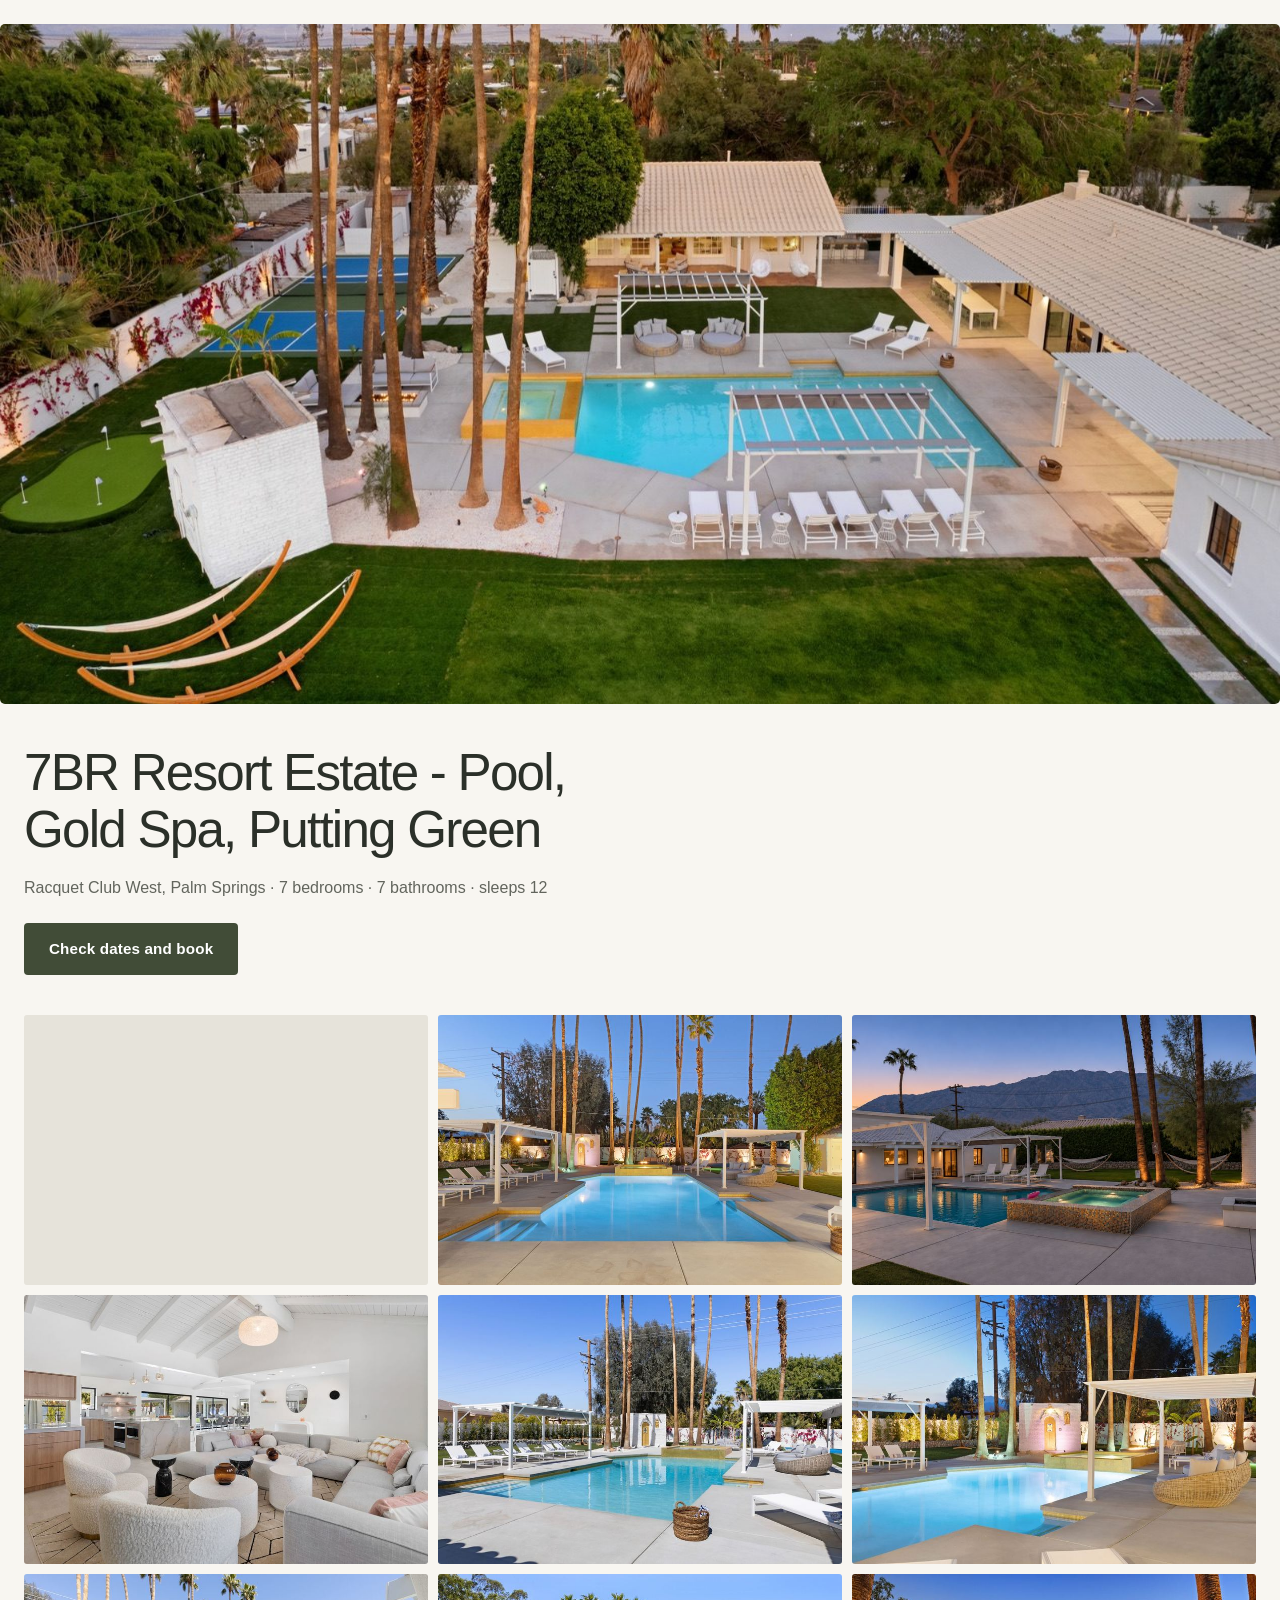
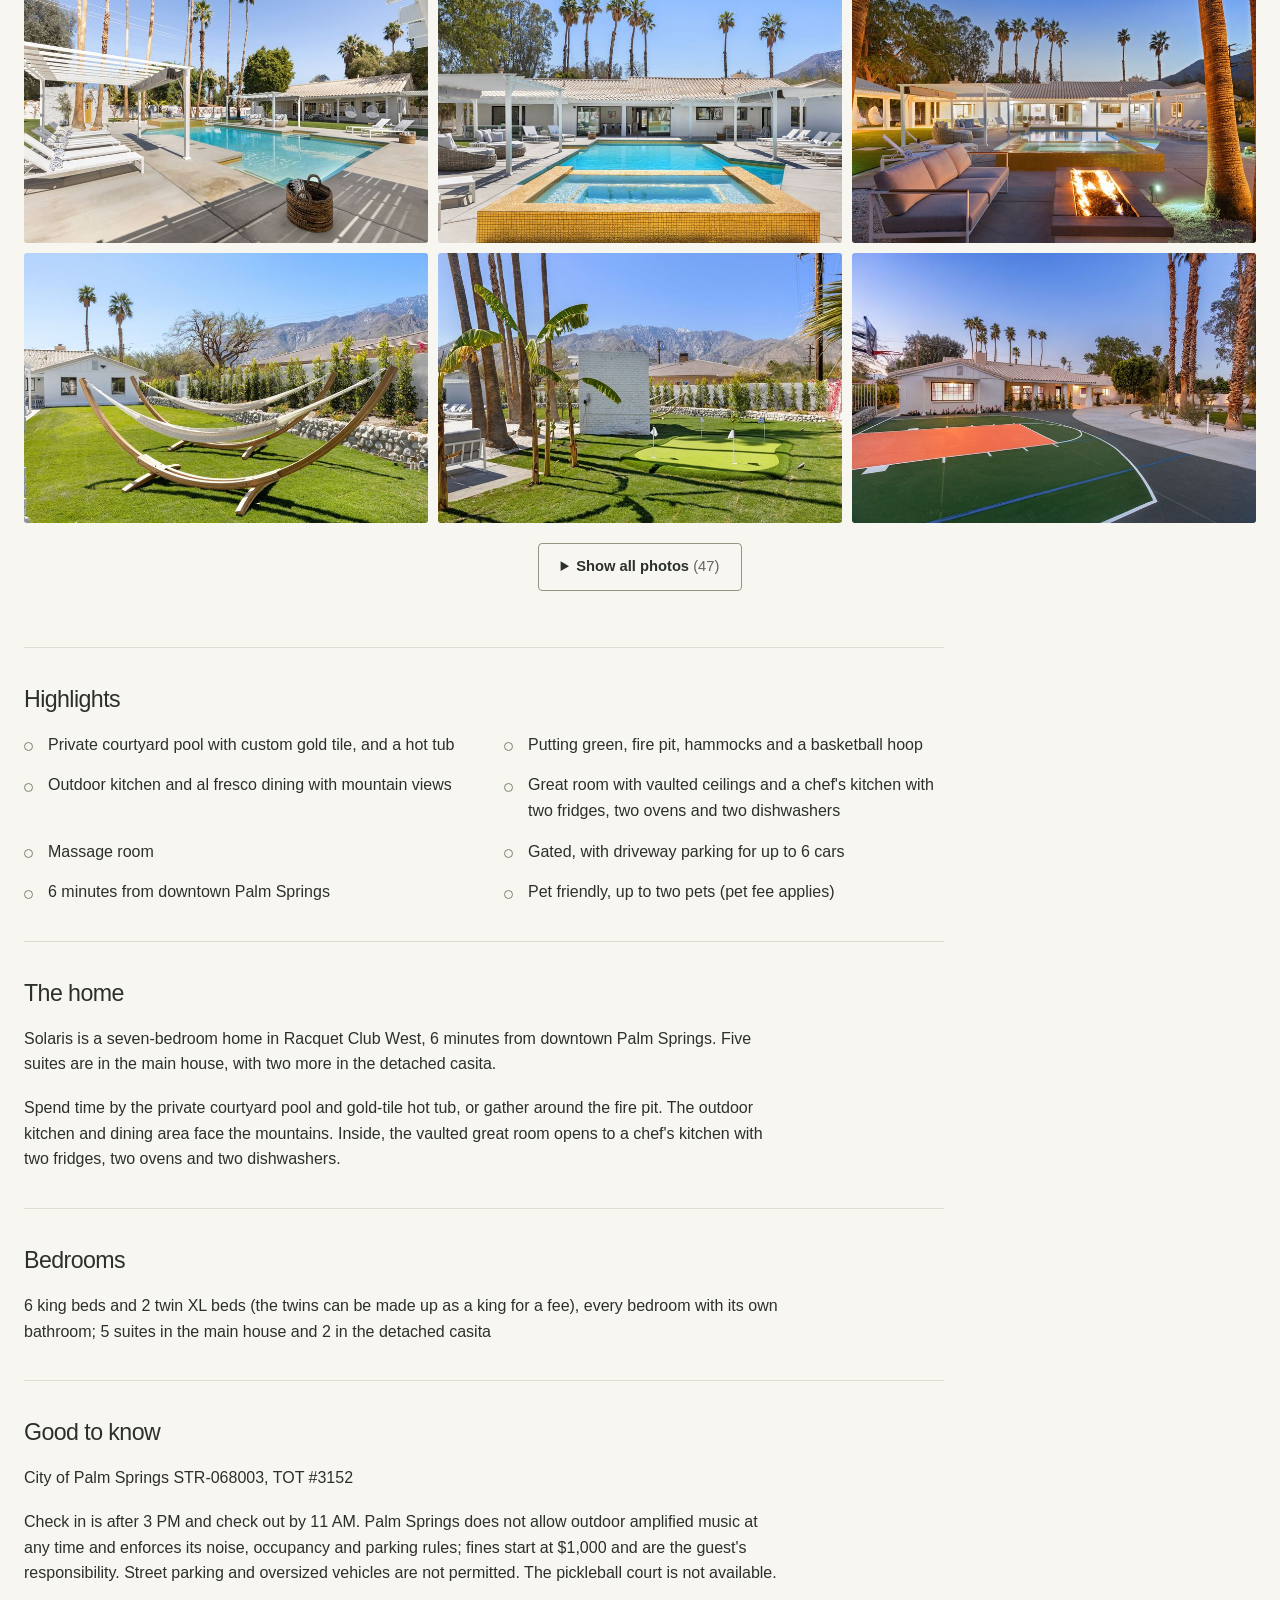
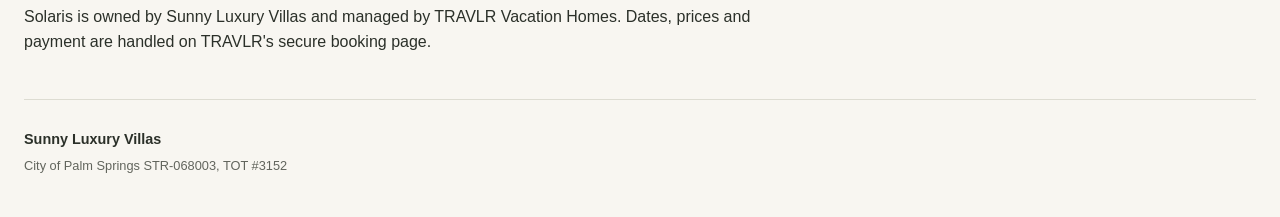
<file: solaris/s5/index.html>
<!doctype html>
<html lang="en">
<head>
<meta charset="utf-8">
<meta name="viewport" content="width=device-width, initial-scale=1">
<meta name="robots" content="noindex,nofollow">
<title>7BR Resort Estate - Pool, Gold Spa, Putting Green</title>
<meta name="description" content="7 bedrooms, 7 bathrooms, sleeps 12. Private courtyard pool, gold-tile spa and mountain views in Racquet Club West, Palm Springs.">
<link rel="canonical" href="https://stay.sunnyluxuryvillas.com/solaris/s5/">
<meta property="og:type" content="website">
<meta property="og:site_name" content="Sunny Luxury Villas">
<meta property="og:title" content="7BR Resort Estate - Pool, Gold Spa, Putting Green">
<meta property="og:description" content="7 bedrooms, 7 bathrooms, sleeps 12. Private courtyard pool, gold-tile spa and mountain views in Racquet Club West, Palm Springs.">
<meta property="og:url" content="https://stay.sunnyluxuryvillas.com/solaris/s5/">
<meta property="og:image" content="https://stay.sunnyluxuryvillas.com/img/a01-1600.jpg">
<meta property="og:image:alt" content="Pool courtyard and pergolas at dusk">
<link rel="stylesheet" href="/site.css">
<script src="/config.js" defer></script>
<script src="/site.js" defer></script>
</head>
<body data-code="s5">
<main>
<a class="hero photo" data-photo="0" href="/img/a01-1600.jpg" aria-label="Open photo 1: Pool courtyard and pergolas at dusk">
<img src="/img/a01-800.jpg" srcset="/img/a01-800.jpg 800w, /img/a01-1600.jpg 1600w" sizes="(min-width: 1400px) 1360px, 100vw" width="1600" height="1065" alt="Pool courtyard and pergolas at dusk" loading="eager" decoding="async" fetchpriority="high">
</a>
<div class="page-body">
<section class="intro" aria-labelledby="home-title">
<h1 id="home-title">7BR Resort Estate - Pool, Gold Spa, Putting Green</h1>
<p class="location">Racquet Club West, Palm Springs · 7 bedrooms · 7 bathrooms · sleeps 12</p>
<a class="book-button" data-book href="https://www.staytravlr.com/vacation-rental/solaris/?utm_source=sunnyluxuryvillas&amp;utm_medium=referral&amp;utm_campaign=solaris_pilot_2026_11&amp;utm_content=s5#availability">Check dates and book</a>
</section>
<section class="gallery" aria-label="Photos of Solaris">
<div class="photo-grid"><a class="photo" data-photo="0" href="/img/a01-1600.jpg" aria-label="Open photo 1: Pool courtyard and pergolas at dusk"><img src="/img/a01-800.jpg" srcset="/img/a01-800.jpg 800w, /img/a01-1600.jpg 1600w" sizes="(min-width: 1100px) 416px, (min-width: 700px) calc((100vw - 64px) / 3), calc((100vw - 40px) / 2)" width="1600" height="1065" alt="Pool courtyard and pergolas at dusk" loading="lazy" decoding="async"></a>
<a class="photo" data-photo="1" href="/img/a02-1600.jpg" aria-label="Open photo 2: Illuminated courtyard pool beneath tall palms"><img src="/img/a02-800.jpg" srcset="/img/a02-800.jpg 800w, /img/a02-1600.jpg 1600w" sizes="(min-width: 1100px) 416px, (min-width: 700px) calc((100vw - 64px) / 3), calc((100vw - 40px) / 2)" width="1622" height="1080" alt="Illuminated courtyard pool beneath tall palms" loading="lazy" decoding="async"></a>
<a class="photo" data-photo="2" href="/img/tree-Rc-1600.jpg" aria-label="Open photo 3: Courtyard pool with an open mountain skyline at dusk"><img src="/img/tree-Rc-800.jpg" srcset="/img/tree-Rc-800.jpg 800w, /img/tree-Rc-1600.jpg 1600w" sizes="(min-width: 1100px) 416px, (min-width: 700px) calc((100vw - 64px) / 3), calc((100vw - 40px) / 2)" width="1620" height="1080" alt="Courtyard pool with an open mountain skyline at dusk" loading="lazy" decoding="async"></a>
<a class="photo" data-photo="3" href="/img/a03-1600.jpg" aria-label="Open photo 4: Great room with vaulted ceilings and soft seating"><img src="/img/a03-800.jpg" srcset="/img/a03-800.jpg 800w, /img/a03-1600.jpg 1600w" sizes="(min-width: 1100px) 416px, (min-width: 700px) calc((100vw - 64px) / 3), calc((100vw - 40px) / 2)" width="1620" height="1080" alt="Great room with vaulted ceilings and soft seating" loading="lazy" decoding="async"></a>
<a class="photo" data-photo="4" href="/img/a04-1600.jpg" aria-label="Open photo 5: Sunny pool courtyard with shaded daybeds"><img src="/img/a04-800.jpg" srcset="/img/a04-800.jpg 800w, /img/a04-1600.jpg 1600w" sizes="(min-width: 1100px) 416px, (min-width: 700px) calc((100vw - 64px) / 3), calc((100vw - 40px) / 2)" width="1620" height="1080" alt="Sunny pool courtyard with shaded daybeds" loading="lazy" decoding="async"></a>
<a class="photo" data-photo="5" href="/img/a05-1600.jpg" aria-label="Open photo 6: Poolside pergolas and illuminated spa at dusk"><img src="/img/a05-800.jpg" srcset="/img/a05-800.jpg 800w, /img/a05-1600.jpg 1600w" sizes="(min-width: 1100px) 416px, (min-width: 700px) calc((100vw - 64px) / 3), calc((100vw - 40px) / 2)" width="1620" height="1080" alt="Poolside pergolas and illuminated spa at dusk" loading="lazy" decoding="async"></a>
<a class="photo" data-photo="6" href="/img/a06-1600.jpg" aria-label="Open photo 7: Pool terrace with loungers and white pergolas"><img src="/img/a06-800.jpg" srcset="/img/a06-800.jpg 800w, /img/a06-1600.jpg 1600w" sizes="(min-width: 1100px) 416px, (min-width: 700px) calc((100vw - 64px) / 3), calc((100vw - 40px) / 2)" width="1620" height="1080" alt="Pool terrace with loungers and white pergolas" loading="lazy" decoding="async"></a>
<a class="photo" data-photo="7" href="/img/a07-1600.jpg" aria-label="Open photo 8: Gold-tile spa overlooking the courtyard pool"><img src="/img/a07-800.jpg" srcset="/img/a07-800.jpg 800w, /img/a07-1600.jpg 1600w" sizes="(min-width: 1100px) 416px, (min-width: 700px) calc((100vw - 64px) / 3), calc((100vw - 40px) / 2)" width="1620" height="1080" alt="Gold-tile spa overlooking the courtyard pool" loading="lazy" decoding="async"></a>
<a class="photo" data-photo="8" href="/img/a08-1600.jpg" aria-label="Open photo 9: Fire pit lounge beside the pool at dusk"><img src="/img/a08-800.jpg" srcset="/img/a08-800.jpg 800w, /img/a08-1600.jpg 1600w" sizes="(min-width: 1100px) 416px, (min-width: 700px) calc((100vw - 64px) / 3), calc((100vw - 40px) / 2)" width="1620" height="1080" alt="Fire pit lounge beside the pool at dusk" loading="lazy" decoding="async"></a>
<a class="photo" data-photo="9" href="/img/a09-1600.jpg" aria-label="Open photo 10: Hammocks on the lawn with mountain views"><img src="/img/a09-800.jpg" srcset="/img/a09-800.jpg 800w, /img/a09-1600.jpg 1600w" sizes="(min-width: 1100px) 416px, (min-width: 700px) calc((100vw - 64px) / 3), calc((100vw - 40px) / 2)" width="1620" height="1080" alt="Hammocks on the lawn with mountain views" loading="lazy" decoding="async"></a>
<a class="photo" data-photo="10" href="/img/a10-1600.jpg" aria-label="Open photo 11: Putting green with mountain views"><img src="/img/a10-800.jpg" srcset="/img/a10-800.jpg 800w, /img/a10-1600.jpg 1600w" sizes="(min-width: 1100px) 416px, (min-width: 700px) calc((100vw - 64px) / 3), calc((100vw - 40px) / 2)" width="1620" height="1080" alt="Putting green with mountain views" loading="lazy" decoding="async"></a>
<a class="photo" data-photo="11" href="/img/a11-1600.jpg" aria-label="Open photo 12: Basketball court beside the house at dusk"><img src="/img/a11-800.jpg" srcset="/img/a11-800.jpg 800w, /img/a11-1600.jpg 1600w" sizes="(min-width: 1100px) 416px, (min-width: 700px) calc((100vw - 64px) / 3), calc((100vw - 40px) / 2)" width="1620" height="1080" alt="Basketball court beside the house at dusk" loading="lazy" decoding="async"></a></div>
<details class="more-photos">
<summary>Show all photos <span>(47)</span></summary>
<div class="photo-grid"><a class="photo" data-photo="12" href="/img/a12-1600.jpg" aria-label="Open photo 13: Basketball court and white pergolas in daylight"><img src="/img/a12-800.jpg" srcset="/img/a12-800.jpg 800w, /img/a12-1600.jpg 1600w" sizes="(min-width: 1100px) 416px, (min-width: 700px) calc((100vw - 64px) / 3), calc((100vw - 40px) / 2)" width="1620" height="1080" alt="Basketball court and white pergolas in daylight" loading="lazy" decoding="async"></a>
<a class="photo" data-photo="13" href="/img/a13-1600.jpg" aria-label="Open photo 14: Covered outdoor kitchen and dining area at dusk"><img src="/img/a13-800.jpg" srcset="/img/a13-800.jpg 800w, /img/a13-1600.jpg 1600w" sizes="(min-width: 1100px) 416px, (min-width: 700px) calc((100vw - 64px) / 3), calc((100vw - 40px) / 2)" width="1620" height="1080" alt="Covered outdoor kitchen and dining area at dusk" loading="lazy" decoding="async"></a>
<a class="photo" data-photo="14" href="/img/a14-1600.jpg" aria-label="Open photo 15: Covered outdoor lounge overlooking the pool"><img src="/img/a14-800.jpg" srcset="/img/a14-800.jpg 800w, /img/a14-1600.jpg 1600w" sizes="(min-width: 1100px) 416px, (min-width: 700px) calc((100vw - 64px) / 3), calc((100vw - 40px) / 2)" width="1620" height="1080" alt="Covered outdoor lounge overlooking the pool" loading="lazy" decoding="async"></a>
<a class="photo" data-photo="15" href="/img/a15-1600.jpg" aria-label="Open photo 16: Lawn and hanging chairs beside the house"><img src="/img/a15-800.jpg" srcset="/img/a15-800.jpg 800w, /img/a15-1600.jpg 1600w" sizes="(min-width: 1100px) 416px, (min-width: 700px) calc((100vw - 64px) / 3), calc((100vw - 40px) / 2)" width="1620" height="1080" alt="Lawn and hanging chairs beside the house" loading="lazy" decoding="async"></a>
<a class="photo" data-photo="16" href="/img/a16-1600.jpg" aria-label="Open photo 17: Outdoor dining table beneath a white pergola"><img src="/img/a16-800.jpg" srcset="/img/a16-800.jpg 800w, /img/a16-1600.jpg 1600w" sizes="(min-width: 1100px) 416px, (min-width: 700px) calc((100vw - 64px) / 3), calc((100vw - 40px) / 2)" width="1620" height="1080" alt="Outdoor dining table beneath a white pergola" loading="lazy" decoding="async"></a>
<a class="photo" data-photo="17" href="/img/a17-1600.jpg" aria-label="Open photo 18: Illuminated outdoor kitchen and courtyard at dusk"><img src="/img/a17-800.jpg" srcset="/img/a17-800.jpg 800w, /img/a17-1600.jpg 1600w" sizes="(min-width: 1100px) 416px, (min-width: 700px) calc((100vw - 64px) / 3), calc((100vw - 40px) / 2)" width="1620" height="1080" alt="Illuminated outdoor kitchen and courtyard at dusk" loading="lazy" decoding="async"></a>
<a class="photo" data-photo="18" href="/img/a18-1600.jpg" aria-label="Open photo 19: Garden lawn and shaded hanging chairs"><img src="/img/a18-800.jpg" srcset="/img/a18-800.jpg 800w, /img/a18-1600.jpg 1600w" sizes="(min-width: 1100px) 416px, (min-width: 700px) calc((100vw - 64px) / 3), calc((100vw - 40px) / 2)" width="1620" height="1080" alt="Garden lawn and shaded hanging chairs" loading="lazy" decoding="async"></a>
<a class="photo" data-photo="19" href="/img/a19-1600.jpg" aria-label="Open photo 20: Great room seating beside the open kitchen"><img src="/img/a19-800.jpg" srcset="/img/a19-800.jpg 800w, /img/a19-1600.jpg 1600w" sizes="(min-width: 1100px) 416px, (min-width: 700px) calc((100vw - 64px) / 3), calc((100vw - 40px) / 2)" width="1620" height="1080" alt="Great room seating beside the open kitchen" loading="lazy" decoding="async"></a>
<a class="photo" data-photo="20" href="/img/a20-1600.jpg" aria-label="Open photo 21: Chef&#x27;s kitchen with island seating"><img src="/img/a20-800.jpg" srcset="/img/a20-800.jpg 800w, /img/a20-1600.jpg 1600w" sizes="(min-width: 1100px) 416px, (min-width: 700px) calc((100vw - 64px) / 3), calc((100vw - 40px) / 2)" width="1620" height="1080" alt="Chef&#x27;s kitchen with island seating" loading="lazy" decoding="async"></a>
<a class="photo" data-photo="21" href="/img/a21-1600.jpg" aria-label="Open photo 22: Dining area with garden access"><img src="/img/a21-800.jpg" srcset="/img/a21-800.jpg 800w, /img/a21-1600.jpg 1600w" sizes="(min-width: 1100px) 416px, (min-width: 700px) calc((100vw - 64px) / 3), calc((100vw - 40px) / 2)" width="1620" height="1080" alt="Dining area with garden access" loading="lazy" decoding="async"></a>
<a class="photo" data-photo="22" href="/img/a22-1600.jpg" aria-label="Open photo 23: Guest bathroom with wall-mounted sink"><img src="/img/a22-800.jpg" srcset="/img/a22-800.jpg 800w, /img/a22-1600.jpg 1600w" sizes="(min-width: 1100px) 416px, (min-width: 700px) calc((100vw - 64px) / 3), calc((100vw - 40px) / 2)" width="1620" height="1080" alt="Guest bathroom with wall-mounted sink" loading="lazy" decoding="async"></a>
<a class="photo" data-photo="23" href="/img/a23-1600.jpg" aria-label="Open photo 24: Suite sitting area with timber ceiling and fireplace"><img src="/img/a23-800.jpg" srcset="/img/a23-800.jpg 800w, /img/a23-1600.jpg 1600w" sizes="(min-width: 1100px) 416px, (min-width: 700px) calc((100vw - 64px) / 3), calc((100vw - 40px) / 2)" width="1620" height="1080" alt="Suite sitting area with timber ceiling and fireplace" loading="lazy" decoding="async"></a>
<a class="photo" data-photo="24" href="/img/a24-1600.jpg" aria-label="Open photo 25: Bedroom with timber ceiling and garden access"><img src="/img/a24-800.jpg" srcset="/img/a24-800.jpg 800w, /img/a24-1600.jpg 1600w" sizes="(min-width: 1100px) 416px, (min-width: 700px) calc((100vw - 64px) / 3), calc((100vw - 40px) / 2)" width="1620" height="1080" alt="Bedroom with timber ceiling and garden access" loading="lazy" decoding="async"></a>
<a class="photo" data-photo="25" href="/img/a25-1600.jpg" aria-label="Open photo 26: Bathroom with glass shower and round mirror"><img src="/img/a25-800.jpg" srcset="/img/a25-800.jpg 800w, /img/a25-1600.jpg 1600w" sizes="(min-width: 1100px) 416px, (min-width: 700px) calc((100vw - 64px) / 3), calc((100vw - 40px) / 2)" width="1620" height="1080" alt="Bathroom with glass shower and round mirror" loading="lazy" decoding="async"></a>
<a class="photo" data-photo="26" href="/img/a26-1600.jpg" aria-label="Open photo 27: Twin bedroom with patterned wallpaper"><img src="/img/a26-800.jpg" srcset="/img/a26-800.jpg 800w, /img/a26-1600.jpg 1600w" sizes="(min-width: 1100px) 416px, (min-width: 700px) calc((100vw - 64px) / 3), calc((100vw - 40px) / 2)" width="1620" height="1080" alt="Twin bedroom with patterned wallpaper" loading="lazy" decoding="async"></a>
<a class="photo" data-photo="27" href="/img/a27-1600.jpg" aria-label="Open photo 28: Twin beds with yellow accent pillows"><img src="/img/a27-800.jpg" srcset="/img/a27-800.jpg 800w, /img/a27-1600.jpg 1600w" sizes="(min-width: 1100px) 416px, (min-width: 700px) calc((100vw - 64px) / 3), calc((100vw - 40px) / 2)" width="1620" height="1080" alt="Twin beds with yellow accent pillows" loading="lazy" decoding="async"></a>
<a class="photo" data-photo="28" href="/img/a28-1600.jpg" aria-label="Open photo 29: Bathroom with marble shower and tub"><img src="/img/a28-800.jpg" srcset="/img/a28-800.jpg 800w, /img/a28-1600.jpg 1600w" sizes="(min-width: 1100px) 416px, (min-width: 700px) calc((100vw - 64px) / 3), calc((100vw - 40px) / 2)" width="1620" height="1080" alt="Bathroom with marble shower and tub" loading="lazy" decoding="async"></a>
<a class="photo" data-photo="29" href="/img/a29-1600.jpg" aria-label="Open photo 30: Bedroom with cactus mural and garden doors"><img src="/img/a29-800.jpg" srcset="/img/a29-800.jpg 800w, /img/a29-1600.jpg 1600w" sizes="(min-width: 1100px) 416px, (min-width: 700px) calc((100vw - 64px) / 3), calc((100vw - 40px) / 2)" width="1620" height="1080" alt="Bedroom with cactus mural and garden doors" loading="lazy" decoding="async"></a>
<a class="photo" data-photo="30" href="/img/a30-1600.jpg" aria-label="Open photo 31: Bed framed by a cactus mural"><img src="/img/a30-800.jpg" srcset="/img/a30-800.jpg 800w, /img/a30-1600.jpg 1600w" sizes="(min-width: 1100px) 416px, (min-width: 700px) calc((100vw - 64px) / 3), calc((100vw - 40px) / 2)" width="1620" height="1080" alt="Bed framed by a cactus mural" loading="lazy" decoding="async"></a>
<a class="photo" data-photo="31" href="/img/a31-1600.jpg" aria-label="Open photo 32: Bathroom with glass shower and round vanity mirror"><img src="/img/a31-800.jpg" srcset="/img/a31-800.jpg 800w, /img/a31-1600.jpg 1600w" sizes="(min-width: 1100px) 416px, (min-width: 700px) calc((100vw - 64px) / 3), calc((100vw - 40px) / 2)" width="1620" height="1080" alt="Bathroom with glass shower and round vanity mirror" loading="lazy" decoding="async"></a>
<a class="photo" data-photo="32" href="/img/a32-1600.jpg" aria-label="Open photo 33: Bedroom with wood floors and garden doors"><img src="/img/a32-800.jpg" srcset="/img/a32-800.jpg 800w, /img/a32-1600.jpg 1600w" sizes="(min-width: 1100px) 416px, (min-width: 700px) calc((100vw - 64px) / 3), calc((100vw - 40px) / 2)" width="1620" height="1080" alt="Bedroom with wood floors and garden doors" loading="lazy" decoding="async"></a>
<a class="photo" data-photo="33" href="/img/a33-1600.jpg" aria-label="Open photo 34: Bedroom with floral wallpaper and garden access"><img src="/img/a33-800.jpg" srcset="/img/a33-800.jpg 800w, /img/a33-1600.jpg 1600w" sizes="(min-width: 1100px) 416px, (min-width: 700px) calc((100vw - 64px) / 3), calc((100vw - 40px) / 2)" width="1620" height="1080" alt="Bedroom with floral wallpaper and garden access" loading="lazy" decoding="async"></a>
<a class="photo" data-photo="34" href="/img/a34-1600.jpg" aria-label="Open photo 35: Bathroom with wood vanity and glass shower"><img src="/img/a34-800.jpg" srcset="/img/a34-800.jpg 800w, /img/a34-1600.jpg 1600w" sizes="(min-width: 1100px) 416px, (min-width: 700px) calc((100vw - 64px) / 3), calc((100vw - 40px) / 2)" width="1620" height="1080" alt="Bathroom with wood vanity and glass shower" loading="lazy" decoding="async"></a>
<a class="photo" data-photo="35" href="/img/a35-1600.jpg" aria-label="Open photo 36: Bedroom with dark accent wall and bench"><img src="/img/a35-800.jpg" srcset="/img/a35-800.jpg 800w, /img/a35-1600.jpg 1600w" sizes="(min-width: 1100px) 416px, (min-width: 700px) calc((100vw - 64px) / 3), calc((100vw - 40px) / 2)" width="1620" height="1080" alt="Bedroom with dark accent wall and bench" loading="lazy" decoding="async"></a>
<a class="photo" data-photo="36" href="/img/a36-1600.jpg" aria-label="Open photo 37: Bathroom with round mirror and glass shower"><img src="/img/a36-800.jpg" srcset="/img/a36-800.jpg 800w, /img/a36-1600.jpg 1600w" sizes="(min-width: 1100px) 416px, (min-width: 700px) calc((100vw - 64px) / 3), calc((100vw - 40px) / 2)" width="1620" height="1080" alt="Bathroom with round mirror and glass shower" loading="lazy" decoding="async"></a>
<a class="photo" data-photo="37" href="/img/a37-1600.jpg" aria-label="Open photo 38: Casita sitting area with fireplace and vaulted ceiling"><img src="/img/a37-800.jpg" srcset="/img/a37-800.jpg 800w, /img/a37-1600.jpg 1600w" sizes="(min-width: 1100px) 416px, (min-width: 700px) calc((100vw - 64px) / 3), calc((100vw - 40px) / 2)" width="1620" height="1080" alt="Casita sitting area with fireplace and vaulted ceiling" loading="lazy" decoding="async"></a>
<a class="photo" data-photo="38" href="/img/a38-1600.jpg" aria-label="Open photo 39: Casita lounge with sofas and garden doors"><img src="/img/a38-800.jpg" srcset="/img/a38-800.jpg 800w, /img/a38-1600.jpg 1600w" sizes="(min-width: 1100px) 416px, (min-width: 700px) calc((100vw - 64px) / 3), calc((100vw - 40px) / 2)" width="1620" height="1080" alt="Casita lounge with sofas and garden doors" loading="lazy" decoding="async"></a>
<a class="photo" data-photo="39" href="/img/a39-1600.jpg" aria-label="Open photo 40: Bedroom with coral patterned wallpaper"><img src="/img/a39-800.jpg" srcset="/img/a39-800.jpg 800w, /img/a39-1600.jpg 1600w" sizes="(min-width: 1100px) 416px, (min-width: 700px) calc((100vw - 64px) / 3), calc((100vw - 40px) / 2)" width="1620" height="1080" alt="Bedroom with coral patterned wallpaper" loading="lazy" decoding="async"></a>
<a class="photo" data-photo="40" href="/img/a41-1600.jpg" aria-label="Open photo 41: Bathroom with black shower fittings"><img src="/img/a41-800.jpg" srcset="/img/a41-800.jpg 800w, /img/a41-1600.jpg 1600w" sizes="(min-width: 1100px) 416px, (min-width: 700px) calc((100vw - 64px) / 3), calc((100vw - 40px) / 2)" width="1620" height="1080" alt="Bathroom with black shower fittings" loading="lazy" decoding="async"></a>
<a class="photo" data-photo="41" href="/img/a42-1600.jpg" aria-label="Open photo 42: Bedroom with patterned accent wall and vaulted ceiling"><img src="/img/a42-800.jpg" srcset="/img/a42-800.jpg 800w, /img/a42-1600.jpg 1600w" sizes="(min-width: 1100px) 416px, (min-width: 700px) calc((100vw - 64px) / 3), calc((100vw - 40px) / 2)" width="1620" height="1080" alt="Bedroom with patterned accent wall and vaulted ceiling" loading="lazy" decoding="async"></a>
<a class="photo" data-photo="42" href="/img/a43-1600.jpg" aria-label="Open photo 43: Bedroom with fireplace and freestanding tub"><img src="/img/a43-800.jpg" srcset="/img/a43-800.jpg 800w, /img/a43-1600.jpg 1600w" sizes="(min-width: 1100px) 416px, (min-width: 700px) calc((100vw - 64px) / 3), calc((100vw - 40px) / 2)" width="1620" height="1080" alt="Bedroom with fireplace and freestanding tub" loading="lazy" decoding="async"></a>
<a class="photo" data-photo="43" href="/img/a44-1600.jpg" aria-label="Open photo 44: Bathroom with freestanding tub and glass shower"><img src="/img/a44-800.jpg" srcset="/img/a44-800.jpg 800w, /img/a44-1600.jpg 1600w" sizes="(min-width: 1100px) 416px, (min-width: 700px) calc((100vw - 64px) / 3), calc((100vw - 40px) / 2)" width="1620" height="1080" alt="Bathroom with freestanding tub and glass shower" loading="lazy" decoding="async"></a>
<a class="photo" data-photo="44" href="/img/a45-1600.jpg" aria-label="Open photo 45: Bright bathroom with freestanding tub and wood vanity"><img src="/img/a45-800.jpg" srcset="/img/a45-800.jpg 800w, /img/a45-1600.jpg 1600w" sizes="(min-width: 1100px) 416px, (min-width: 700px) calc((100vw - 64px) / 3), calc((100vw - 40px) / 2)" width="1620" height="1080" alt="Bright bathroom with freestanding tub and wood vanity" loading="lazy" decoding="async"></a>
<a class="photo" data-photo="45" href="/img/a46-1600.jpg" aria-label="Open photo 46: Massage room with treatment table"><img src="/img/a46-800.jpg" srcset="/img/a46-800.jpg 800w, /img/a46-1600.jpg 1600w" sizes="(min-width: 1100px) 416px, (min-width: 700px) calc((100vw - 64px) / 3), calc((100vw - 40px) / 2)" width="1620" height="1080" alt="Massage room with treatment table" loading="lazy" decoding="async"></a>
<a class="photo" data-photo="46" href="/img/a47-1600.jpg" aria-label="Open photo 47: Walk-in shower with black fittings"><img src="/img/a47-800.jpg" srcset="/img/a47-800.jpg 800w, /img/a47-1600.jpg 1600w" sizes="(min-width: 1100px) 416px, (min-width: 700px) calc((100vw - 64px) / 3), calc((100vw - 40px) / 2)" width="1620" height="1080" alt="Walk-in shower with black fittings" loading="lazy" decoding="async"></a></div>
</details>
</section>
<div class="home-details">
<section aria-labelledby="highlights-title"><h2 id="highlights-title">Highlights</h2>
<ul class="highlights"><li>Private courtyard pool with custom gold tile, and a hot tub</li><li>Putting green, fire pit, hammocks and a basketball hoop</li><li>Outdoor kitchen and al fresco dining with mountain views</li><li>Great room with vaulted ceilings and a chef&#x27;s kitchen with two fridges, two ovens and two dishwashers</li><li>Massage room</li><li>Gated, with driveway parking for up to 6 cars</li><li>6 minutes from downtown Palm Springs</li><li>Pet friendly, up to two pets (pet fee applies)</li></ul></section>
<section aria-labelledby="about-title"><h2 id="about-title">The home</h2>
<p>Solaris is a seven-bedroom home in Racquet Club West, 6 minutes from downtown Palm Springs. Five suites are in the main house, with two more in the detached casita.</p>
<p>Spend time by the private courtyard pool and gold-tile hot tub, or gather around the fire pit. The outdoor kitchen and dining area face the mountains. Inside, the vaulted great room opens to a chef's kitchen with two fridges, two ovens and two dishwashers.</p>
</section>
<section aria-labelledby="bedrooms-title"><h2 id="bedrooms-title">Bedrooms</h2>
<p>6 king beds and 2 twin XL beds (the twins can be made up as a king for a fee), every bedroom with its own bathroom; 5 suites in the main house and 2 in the detached casita</p></section>
<section aria-labelledby="know-title"><h2 id="know-title">Good to know</h2>
<p>City of Palm Springs STR-068003, TOT #3152</p>
<p>Check in is after 3 PM and check out by 11 AM. Palm Springs does not allow outdoor amplified music at any time and enforces its noise, occupancy and parking rules; fines start at $1,000 and are the guest&#x27;s responsibility. Street parking and oversized vehicles are not permitted. The pickleball court is not available.</p>
<p>Solaris is owned by Sunny Luxury Villas and managed by TRAVLR Vacation Homes. Dates, prices and payment are handled on TRAVLR&#x27;s secure booking page.</p></section>
</div>
<footer><p>Sunny Luxury Villas</p><p>City of Palm Springs STR-068003, TOT #3152</p></footer>
</div>
</main>
<div class="mobile-book"><a class="book-button" data-book href="https://www.staytravlr.com/vacation-rental/solaris/?utm_source=sunnyluxuryvillas&amp;utm_medium=referral&amp;utm_campaign=solaris_pilot_2026_11&amp;utm_content=s5#availability">Check dates and book</a></div>
<dialog class="viewer" aria-label="Photo gallery">
<div class="viewer-top"><p id="photo-count" aria-live="polite"></p><button type="button" class="viewer-close" aria-label="Close photo gallery" autofocus>Close <span aria-hidden="true">×</span></button></div>
<div class="viewer-stage"><button type="button" class="viewer-prev" aria-label="Previous photo">&#8249;</button><div id="viewer-image"></div><button type="button" class="viewer-next" aria-label="Next photo">&#8250;</button></div>
<div class="viewer-bottom"><p id="photo-caption" aria-live="polite"></p><p class="viewer-help">Swipe or use the arrow keys to browse</p></div>
</dialog>
</body>
</html>
</file>
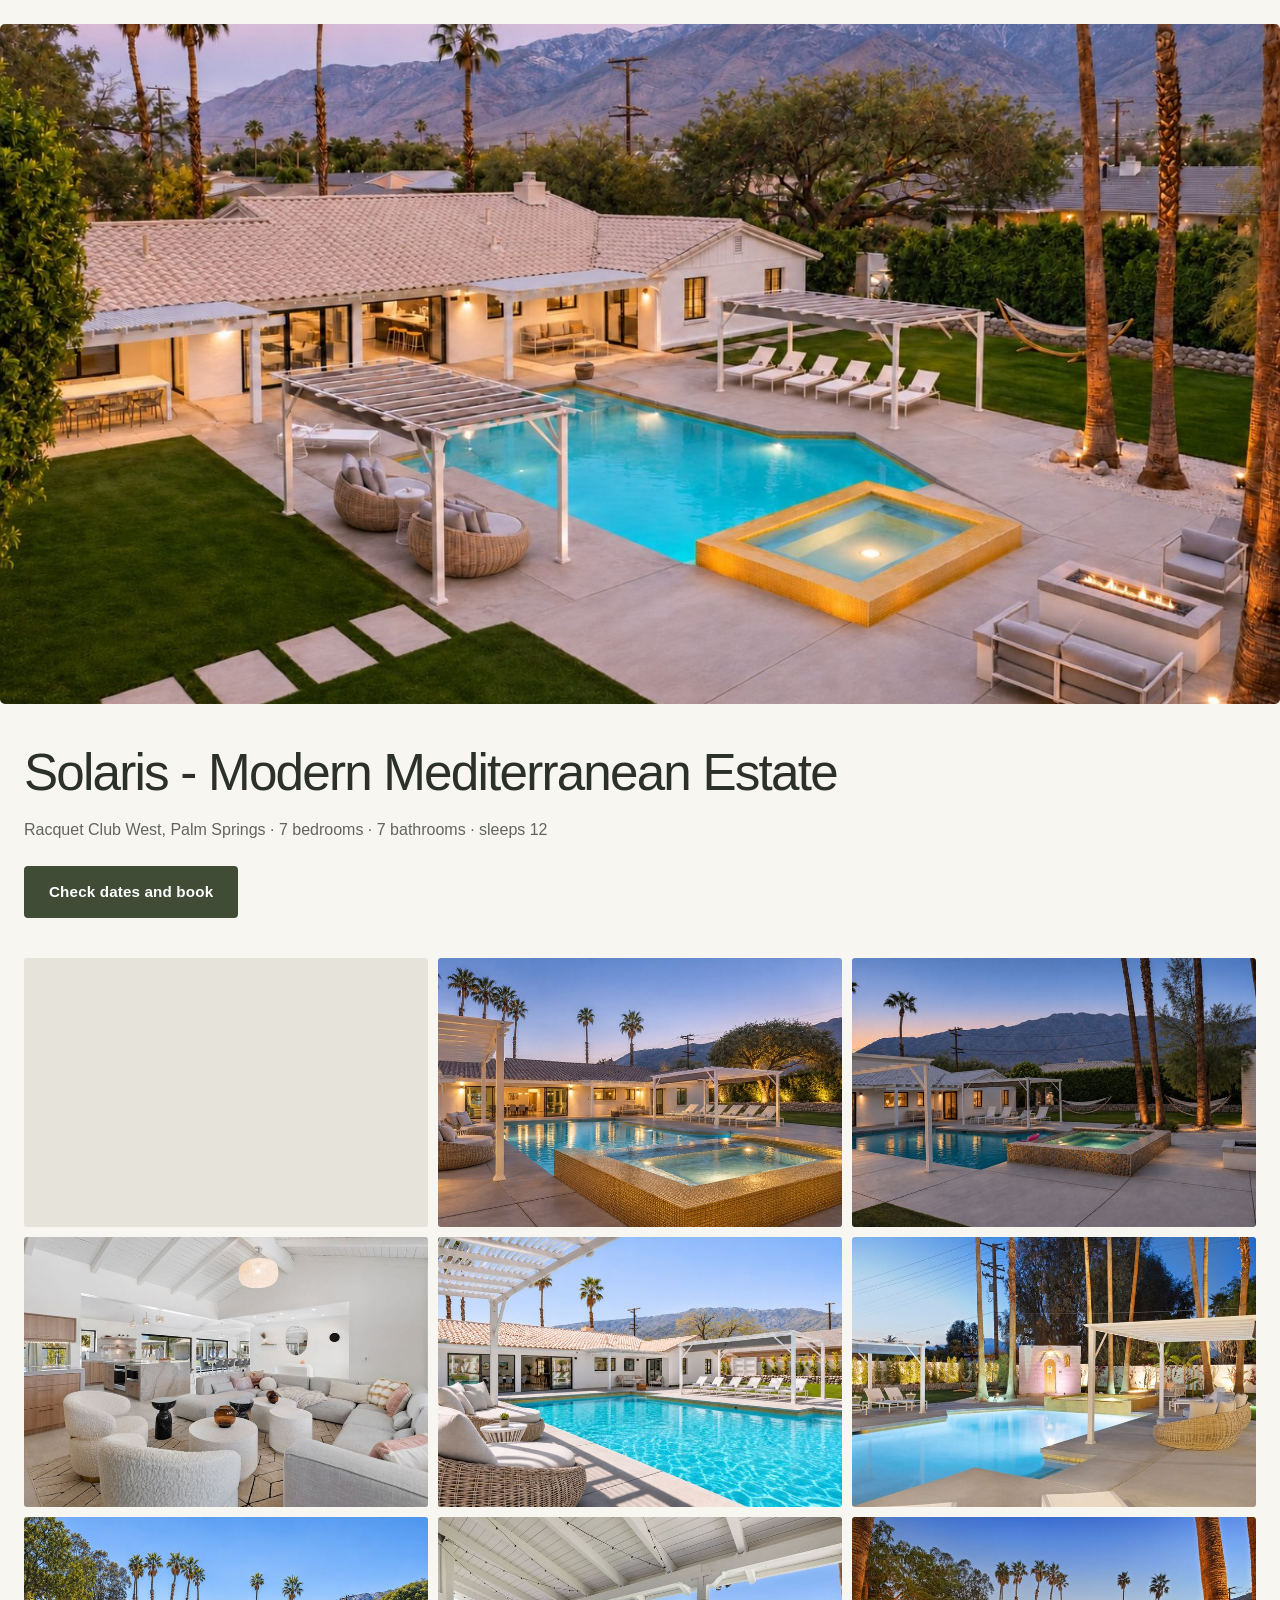
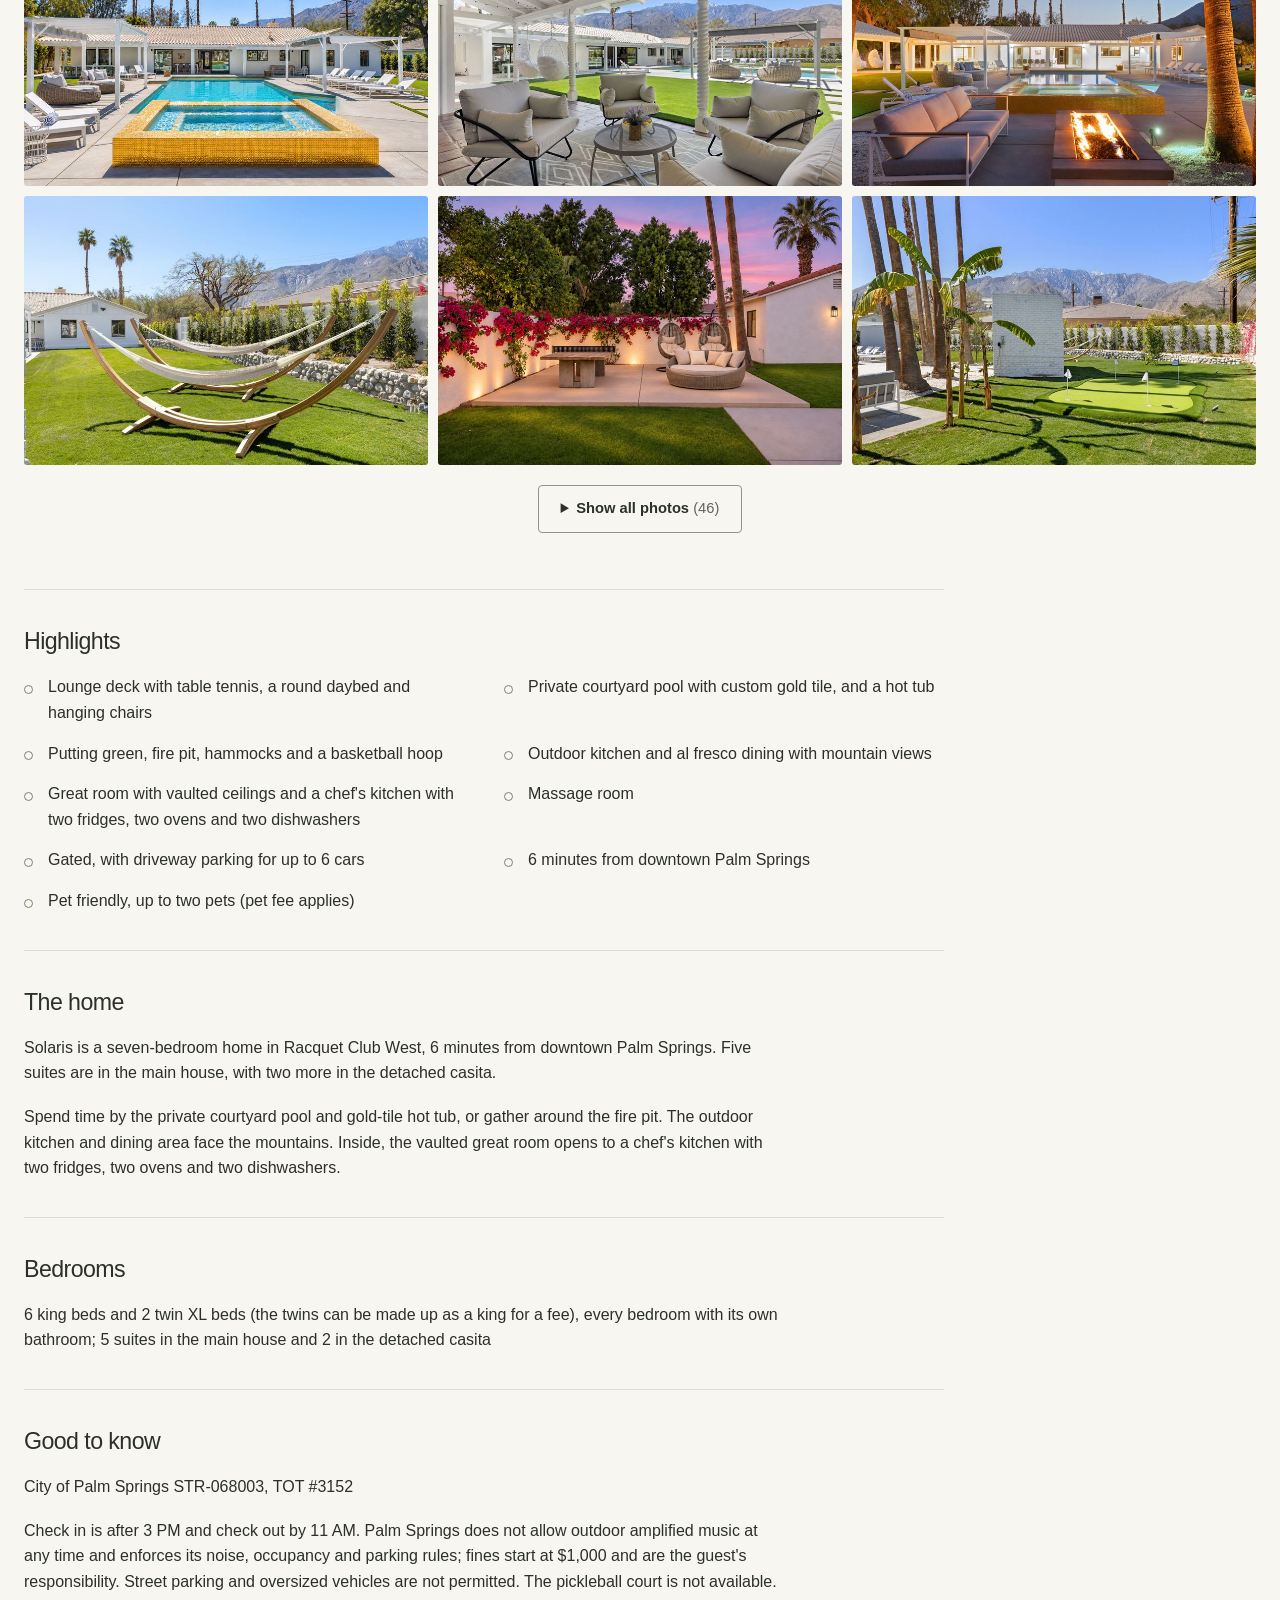
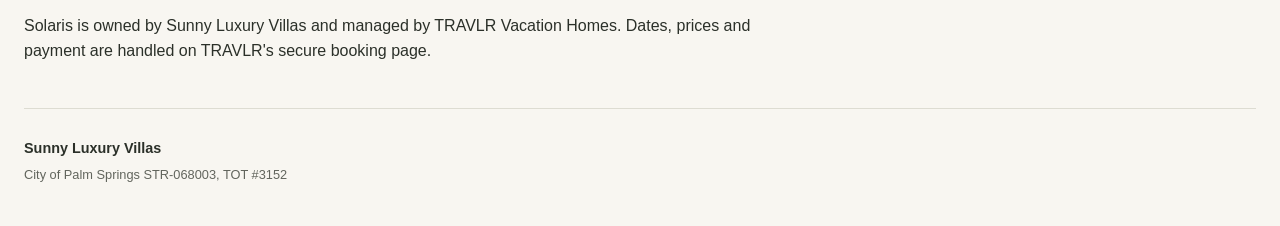
<file: solaris/s6/index.html>
<!doctype html>
<html lang="en">
<head>
<meta charset="utf-8">
<meta name="viewport" content="width=device-width, initial-scale=1">
<meta name="robots" content="noindex,nofollow">
<title>Solaris - Modern Mediterranean Estate</title>
<meta name="description" content="7 bedrooms, 7 bathrooms, sleeps 12. Private courtyard pool, gold-tile spa and mountain views in Racquet Club West, Palm Springs.">
<link rel="canonical" href="https://stay.sunnyluxuryvillas.com/solaris/s6/">
<meta property="og:type" content="website">
<meta property="og:site_name" content="Sunny Luxury Villas">
<meta property="og:title" content="Solaris - Modern Mediterranean Estate">
<meta property="og:description" content="7 bedrooms, 7 bathrooms, sleeps 12. Private courtyard pool, gold-tile spa and mountain views in Racquet Club West, Palm Springs.">
<meta property="og:url" content="https://stay.sunnyluxuryvillas.com/solaris/s6/">
<meta property="og:image" content="https://stay.sunnyluxuryvillas.com/img/93-Rd-1600.jpg">
<meta property="og:image:alt" content="Pool courtyard, gold-tile spa and mountains at dusk">
<link rel="stylesheet" href="/site.css">
<script src="/config.js" defer></script>
<script src="/site.js" defer></script>
</head>
<body data-code="s6">
<main>
<a class="hero photo" data-photo="0" href="/img/93-Rd-1600.jpg" aria-label="Open photo 1: Pool courtyard, gold-tile spa and mountains at dusk">
<img src="/img/93-Rd-800.jpg" srcset="/img/93-Rd-800.jpg 800w, /img/93-Rd-1600.jpg 1600w" sizes="(min-width: 1400px) 1360px, 100vw" width="1620" height="1080" alt="Pool courtyard, gold-tile spa and mountains at dusk" loading="eager" decoding="async" fetchpriority="high">
</a>
<div class="page-body">
<section class="intro" aria-labelledby="home-title">
<h1 id="home-title">Solaris - Modern Mediterranean Estate</h1>
<p class="location">Racquet Club West, Palm Springs · 7 bedrooms · 7 bathrooms · sleeps 12</p>
<a class="book-button" data-book href="https://www.staytravlr.com/vacation-rental/solaris/?utm_source=sunnyluxuryvillas&amp;utm_medium=referral&amp;utm_campaign=solaris_pilot_2026_11&amp;utm_content=s6#availability">Check dates and book</a>
</section>
<section class="gallery" aria-label="Photos of Solaris">
<div class="photo-grid"><a class="photo" data-photo="0" href="/img/93-Rd-1600.jpg" aria-label="Open photo 1: Pool courtyard, gold-tile spa and mountains at dusk"><img src="/img/93-Rd-800.jpg" srcset="/img/93-Rd-800.jpg 800w, /img/93-Rd-1600.jpg 1600w" sizes="(min-width: 1100px) 416px, (min-width: 700px) calc((100vw - 64px) / 3), calc((100vw - 40px) / 2)" width="1620" height="1080" alt="Pool courtyard, gold-tile spa and mountains at dusk" loading="lazy" decoding="async"></a>
<a class="photo" data-photo="1" href="/img/78-Ra-1600.jpg" aria-label="Open photo 2: Gold-tile spa and pool beneath a mountain sunset"><img src="/img/78-Ra-800.jpg" srcset="/img/78-Ra-800.jpg 800w, /img/78-Ra-1600.jpg 1600w" sizes="(min-width: 1100px) 416px, (min-width: 700px) calc((100vw - 64px) / 3), calc((100vw - 40px) / 2)" width="1620" height="1080" alt="Gold-tile spa and pool beneath a mountain sunset" loading="lazy" decoding="async"></a>
<a class="photo" data-photo="2" href="/img/tree-Rd-1600.jpg" aria-label="Open photo 3: Courtyard pool and mountain skyline beside a small citrus tree"><img src="/img/tree-Rd-800.jpg" srcset="/img/tree-Rd-800.jpg 800w, /img/tree-Rd-1600.jpg 1600w" sizes="(min-width: 1100px) 416px, (min-width: 700px) calc((100vw - 64px) / 3), calc((100vw - 40px) / 2)" width="1620" height="1080" alt="Courtyard pool and mountain skyline beside a small citrus tree" loading="lazy" decoding="async"></a>
<a class="photo" data-photo="3" href="/img/a03-1600.jpg" aria-label="Open photo 4: Great room with vaulted ceilings and soft seating"><img src="/img/a03-800.jpg" srcset="/img/a03-800.jpg 800w, /img/a03-1600.jpg 1600w" sizes="(min-width: 1100px) 416px, (min-width: 700px) calc((100vw - 64px) / 3), calc((100vw - 40px) / 2)" width="1620" height="1080" alt="Great room with vaulted ceilings and soft seating" loading="lazy" decoding="async"></a>
<a class="photo" data-photo="4" href="/img/33-Ra-1600.jpg" aria-label="Open photo 5: Pool and white pergolas with mountains beyond"><img src="/img/33-Ra-800.jpg" srcset="/img/33-Ra-800.jpg 800w, /img/33-Ra-1600.jpg 1600w" sizes="(min-width: 1100px) 416px, (min-width: 700px) calc((100vw - 64px) / 3), calc((100vw - 40px) / 2)" width="1620" height="1080" alt="Pool and white pergolas with mountains beyond" loading="lazy" decoding="async"></a>
<a class="photo" data-photo="5" href="/img/a05-1600.jpg" aria-label="Open photo 6: Poolside pergolas and illuminated spa at dusk"><img src="/img/a05-800.jpg" srcset="/img/a05-800.jpg 800w, /img/a05-1600.jpg 1600w" sizes="(min-width: 1100px) 416px, (min-width: 700px) calc((100vw - 64px) / 3), calc((100vw - 40px) / 2)" width="1620" height="1080" alt="Poolside pergolas and illuminated spa at dusk" loading="lazy" decoding="async"></a>
<a class="photo" data-photo="6" href="/img/27-Ra-1600.jpg" aria-label="Open photo 7: Gold-tile spa and courtyard pool with mountain views"><img src="/img/27-Ra-800.jpg" srcset="/img/27-Ra-800.jpg 800w, /img/27-Ra-1600.jpg 1600w" sizes="(min-width: 1100px) 416px, (min-width: 700px) calc((100vw - 64px) / 3), calc((100vw - 40px) / 2)" width="1620" height="1080" alt="Gold-tile spa and courtyard pool with mountain views" loading="lazy" decoding="async"></a>
<a class="photo" data-photo="7" href="/img/a14-1600.jpg" aria-label="Open photo 8: Covered outdoor lounge overlooking the pool"><img src="/img/a14-800.jpg" srcset="/img/a14-800.jpg 800w, /img/a14-1600.jpg 1600w" sizes="(min-width: 1100px) 416px, (min-width: 700px) calc((100vw - 64px) / 3), calc((100vw - 40px) / 2)" width="1620" height="1080" alt="Covered outdoor lounge overlooking the pool" loading="lazy" decoding="async"></a>
<a class="photo" data-photo="8" href="/img/a08-1600.jpg" aria-label="Open photo 9: Fire pit lounge beside the pool at dusk"><img src="/img/a08-800.jpg" srcset="/img/a08-800.jpg 800w, /img/a08-1600.jpg 1600w" sizes="(min-width: 1100px) 416px, (min-width: 700px) calc((100vw - 64px) / 3), calc((100vw - 40px) / 2)" width="1620" height="1080" alt="Fire pit lounge beside the pool at dusk" loading="lazy" decoding="async"></a>
<a class="photo" data-photo="9" href="/img/a09-1600.jpg" aria-label="Open photo 10: Hammocks on the lawn with mountain views"><img src="/img/a09-800.jpg" srcset="/img/a09-800.jpg 800w, /img/a09-1600.jpg 1600w" sizes="(min-width: 1100px) 416px, (min-width: 700px) calc((100vw - 64px) / 3), calc((100vw - 40px) / 2)" width="1620" height="1080" alt="Hammocks on the lawn with mountain views" loading="lazy" decoding="async"></a>
<a class="photo" data-photo="10" href="/img/slab-L-1600.jpg" aria-label="Open photo 11: Lounge deck with table tennis, round daybed and hanging chairs"><img src="/img/slab-L-800.jpg" srcset="/img/slab-L-800.jpg 800w, /img/slab-L-1600.jpg 1600w" sizes="(min-width: 1100px) 416px, (min-width: 700px) calc((100vw - 64px) / 3), calc((100vw - 40px) / 2)" width="1620" height="1080" alt="Lounge deck with table tennis, round daybed and hanging chairs" loading="lazy" decoding="async"></a>
<a class="photo" data-photo="11" href="/img/a10-1600.jpg" aria-label="Open photo 12: Putting green with mountain views"><img src="/img/a10-800.jpg" srcset="/img/a10-800.jpg 800w, /img/a10-1600.jpg 1600w" sizes="(min-width: 1100px) 416px, (min-width: 700px) calc((100vw - 64px) / 3), calc((100vw - 40px) / 2)" width="1620" height="1080" alt="Putting green with mountain views" loading="lazy" decoding="async"></a></div>
<details class="more-photos">
<summary>Show all photos <span>(46)</span></summary>
<div class="photo-grid"><a class="photo" data-photo="12" href="/img/a11-1600.jpg" aria-label="Open photo 13: Basketball court beside the house at dusk"><img src="/img/a11-800.jpg" srcset="/img/a11-800.jpg 800w, /img/a11-1600.jpg 1600w" sizes="(min-width: 1100px) 416px, (min-width: 700px) calc((100vw - 64px) / 3), calc((100vw - 40px) / 2)" width="1620" height="1080" alt="Basketball court beside the house at dusk" loading="lazy" decoding="async"></a>
<a class="photo" data-photo="13" href="/img/a13-1600.jpg" aria-label="Open photo 14: Covered outdoor kitchen and dining area at dusk"><img src="/img/a13-800.jpg" srcset="/img/a13-800.jpg 800w, /img/a13-1600.jpg 1600w" sizes="(min-width: 1100px) 416px, (min-width: 700px) calc((100vw - 64px) / 3), calc((100vw - 40px) / 2)" width="1620" height="1080" alt="Covered outdoor kitchen and dining area at dusk" loading="lazy" decoding="async"></a>
<a class="photo" data-photo="14" href="/img/a15-1600.jpg" aria-label="Open photo 15: Lawn and hanging chairs beside the house"><img src="/img/a15-800.jpg" srcset="/img/a15-800.jpg 800w, /img/a15-1600.jpg 1600w" sizes="(min-width: 1100px) 416px, (min-width: 700px) calc((100vw - 64px) / 3), calc((100vw - 40px) / 2)" width="1620" height="1080" alt="Lawn and hanging chairs beside the house" loading="lazy" decoding="async"></a>
<a class="photo" data-photo="15" href="/img/a16-1600.jpg" aria-label="Open photo 16: Outdoor dining table beneath a white pergola"><img src="/img/a16-800.jpg" srcset="/img/a16-800.jpg 800w, /img/a16-1600.jpg 1600w" sizes="(min-width: 1100px) 416px, (min-width: 700px) calc((100vw - 64px) / 3), calc((100vw - 40px) / 2)" width="1620" height="1080" alt="Outdoor dining table beneath a white pergola" loading="lazy" decoding="async"></a>
<a class="photo" data-photo="16" href="/img/a17-1600.jpg" aria-label="Open photo 17: Illuminated outdoor kitchen and courtyard at dusk"><img src="/img/a17-800.jpg" srcset="/img/a17-800.jpg 800w, /img/a17-1600.jpg 1600w" sizes="(min-width: 1100px) 416px, (min-width: 700px) calc((100vw - 64px) / 3), calc((100vw - 40px) / 2)" width="1620" height="1080" alt="Illuminated outdoor kitchen and courtyard at dusk" loading="lazy" decoding="async"></a>
<a class="photo" data-photo="17" href="/img/a18-1600.jpg" aria-label="Open photo 18: Garden lawn and shaded hanging chairs"><img src="/img/a18-800.jpg" srcset="/img/a18-800.jpg 800w, /img/a18-1600.jpg 1600w" sizes="(min-width: 1100px) 416px, (min-width: 700px) calc((100vw - 64px) / 3), calc((100vw - 40px) / 2)" width="1620" height="1080" alt="Garden lawn and shaded hanging chairs" loading="lazy" decoding="async"></a>
<a class="photo" data-photo="18" href="/img/a19-1600.jpg" aria-label="Open photo 19: Great room seating beside the open kitchen"><img src="/img/a19-800.jpg" srcset="/img/a19-800.jpg 800w, /img/a19-1600.jpg 1600w" sizes="(min-width: 1100px) 416px, (min-width: 700px) calc((100vw - 64px) / 3), calc((100vw - 40px) / 2)" width="1620" height="1080" alt="Great room seating beside the open kitchen" loading="lazy" decoding="async"></a>
<a class="photo" data-photo="19" href="/img/a20-1600.jpg" aria-label="Open photo 20: Chef&#x27;s kitchen with island seating"><img src="/img/a20-800.jpg" srcset="/img/a20-800.jpg 800w, /img/a20-1600.jpg 1600w" sizes="(min-width: 1100px) 416px, (min-width: 700px) calc((100vw - 64px) / 3), calc((100vw - 40px) / 2)" width="1620" height="1080" alt="Chef&#x27;s kitchen with island seating" loading="lazy" decoding="async"></a>
<a class="photo" data-photo="20" href="/img/a21-1600.jpg" aria-label="Open photo 21: Dining area with garden access"><img src="/img/a21-800.jpg" srcset="/img/a21-800.jpg 800w, /img/a21-1600.jpg 1600w" sizes="(min-width: 1100px) 416px, (min-width: 700px) calc((100vw - 64px) / 3), calc((100vw - 40px) / 2)" width="1620" height="1080" alt="Dining area with garden access" loading="lazy" decoding="async"></a>
<a class="photo" data-photo="21" href="/img/a22-1600.jpg" aria-label="Open photo 22: Guest bathroom with wall-mounted sink"><img src="/img/a22-800.jpg" srcset="/img/a22-800.jpg 800w, /img/a22-1600.jpg 1600w" sizes="(min-width: 1100px) 416px, (min-width: 700px) calc((100vw - 64px) / 3), calc((100vw - 40px) / 2)" width="1620" height="1080" alt="Guest bathroom with wall-mounted sink" loading="lazy" decoding="async"></a>
<a class="photo" data-photo="22" href="/img/a23-1600.jpg" aria-label="Open photo 23: Suite sitting area with timber ceiling and fireplace"><img src="/img/a23-800.jpg" srcset="/img/a23-800.jpg 800w, /img/a23-1600.jpg 1600w" sizes="(min-width: 1100px) 416px, (min-width: 700px) calc((100vw - 64px) / 3), calc((100vw - 40px) / 2)" width="1620" height="1080" alt="Suite sitting area with timber ceiling and fireplace" loading="lazy" decoding="async"></a>
<a class="photo" data-photo="23" href="/img/a24-1600.jpg" aria-label="Open photo 24: Bedroom with timber ceiling and garden access"><img src="/img/a24-800.jpg" srcset="/img/a24-800.jpg 800w, /img/a24-1600.jpg 1600w" sizes="(min-width: 1100px) 416px, (min-width: 700px) calc((100vw - 64px) / 3), calc((100vw - 40px) / 2)" width="1620" height="1080" alt="Bedroom with timber ceiling and garden access" loading="lazy" decoding="async"></a>
<a class="photo" data-photo="24" href="/img/a25-1600.jpg" aria-label="Open photo 25: Bathroom with glass shower and round mirror"><img src="/img/a25-800.jpg" srcset="/img/a25-800.jpg 800w, /img/a25-1600.jpg 1600w" sizes="(min-width: 1100px) 416px, (min-width: 700px) calc((100vw - 64px) / 3), calc((100vw - 40px) / 2)" width="1620" height="1080" alt="Bathroom with glass shower and round mirror" loading="lazy" decoding="async"></a>
<a class="photo" data-photo="25" href="/img/a26-1600.jpg" aria-label="Open photo 26: Twin bedroom with patterned wallpaper"><img src="/img/a26-800.jpg" srcset="/img/a26-800.jpg 800w, /img/a26-1600.jpg 1600w" sizes="(min-width: 1100px) 416px, (min-width: 700px) calc((100vw - 64px) / 3), calc((100vw - 40px) / 2)" width="1620" height="1080" alt="Twin bedroom with patterned wallpaper" loading="lazy" decoding="async"></a>
<a class="photo" data-photo="26" href="/img/a27-1600.jpg" aria-label="Open photo 27: Twin beds with yellow accent pillows"><img src="/img/a27-800.jpg" srcset="/img/a27-800.jpg 800w, /img/a27-1600.jpg 1600w" sizes="(min-width: 1100px) 416px, (min-width: 700px) calc((100vw - 64px) / 3), calc((100vw - 40px) / 2)" width="1620" height="1080" alt="Twin beds with yellow accent pillows" loading="lazy" decoding="async"></a>
<a class="photo" data-photo="27" href="/img/a28-1600.jpg" aria-label="Open photo 28: Bathroom with marble shower and tub"><img src="/img/a28-800.jpg" srcset="/img/a28-800.jpg 800w, /img/a28-1600.jpg 1600w" sizes="(min-width: 1100px) 416px, (min-width: 700px) calc((100vw - 64px) / 3), calc((100vw - 40px) / 2)" width="1620" height="1080" alt="Bathroom with marble shower and tub" loading="lazy" decoding="async"></a>
<a class="photo" data-photo="28" href="/img/a29-1600.jpg" aria-label="Open photo 29: Bedroom with cactus mural and garden doors"><img src="/img/a29-800.jpg" srcset="/img/a29-800.jpg 800w, /img/a29-1600.jpg 1600w" sizes="(min-width: 1100px) 416px, (min-width: 700px) calc((100vw - 64px) / 3), calc((100vw - 40px) / 2)" width="1620" height="1080" alt="Bedroom with cactus mural and garden doors" loading="lazy" decoding="async"></a>
<a class="photo" data-photo="29" href="/img/a30-1600.jpg" aria-label="Open photo 30: Bed framed by a cactus mural"><img src="/img/a30-800.jpg" srcset="/img/a30-800.jpg 800w, /img/a30-1600.jpg 1600w" sizes="(min-width: 1100px) 416px, (min-width: 700px) calc((100vw - 64px) / 3), calc((100vw - 40px) / 2)" width="1620" height="1080" alt="Bed framed by a cactus mural" loading="lazy" decoding="async"></a>
<a class="photo" data-photo="30" href="/img/a31-1600.jpg" aria-label="Open photo 31: Bathroom with glass shower and round vanity mirror"><img src="/img/a31-800.jpg" srcset="/img/a31-800.jpg 800w, /img/a31-1600.jpg 1600w" sizes="(min-width: 1100px) 416px, (min-width: 700px) calc((100vw - 64px) / 3), calc((100vw - 40px) / 2)" width="1620" height="1080" alt="Bathroom with glass shower and round vanity mirror" loading="lazy" decoding="async"></a>
<a class="photo" data-photo="31" href="/img/a32-1600.jpg" aria-label="Open photo 32: Bedroom with wood floors and garden doors"><img src="/img/a32-800.jpg" srcset="/img/a32-800.jpg 800w, /img/a32-1600.jpg 1600w" sizes="(min-width: 1100px) 416px, (min-width: 700px) calc((100vw - 64px) / 3), calc((100vw - 40px) / 2)" width="1620" height="1080" alt="Bedroom with wood floors and garden doors" loading="lazy" decoding="async"></a>
<a class="photo" data-photo="32" href="/img/a33-1600.jpg" aria-label="Open photo 33: Bedroom with floral wallpaper and garden access"><img src="/img/a33-800.jpg" srcset="/img/a33-800.jpg 800w, /img/a33-1600.jpg 1600w" sizes="(min-width: 1100px) 416px, (min-width: 700px) calc((100vw - 64px) / 3), calc((100vw - 40px) / 2)" width="1620" height="1080" alt="Bedroom with floral wallpaper and garden access" loading="lazy" decoding="async"></a>
<a class="photo" data-photo="33" href="/img/a34-1600.jpg" aria-label="Open photo 34: Bathroom with wood vanity and glass shower"><img src="/img/a34-800.jpg" srcset="/img/a34-800.jpg 800w, /img/a34-1600.jpg 1600w" sizes="(min-width: 1100px) 416px, (min-width: 700px) calc((100vw - 64px) / 3), calc((100vw - 40px) / 2)" width="1620" height="1080" alt="Bathroom with wood vanity and glass shower" loading="lazy" decoding="async"></a>
<a class="photo" data-photo="34" href="/img/a35-1600.jpg" aria-label="Open photo 35: Bedroom with dark accent wall and bench"><img src="/img/a35-800.jpg" srcset="/img/a35-800.jpg 800w, /img/a35-1600.jpg 1600w" sizes="(min-width: 1100px) 416px, (min-width: 700px) calc((100vw - 64px) / 3), calc((100vw - 40px) / 2)" width="1620" height="1080" alt="Bedroom with dark accent wall and bench" loading="lazy" decoding="async"></a>
<a class="photo" data-photo="35" href="/img/a36-1600.jpg" aria-label="Open photo 36: Bathroom with round mirror and glass shower"><img src="/img/a36-800.jpg" srcset="/img/a36-800.jpg 800w, /img/a36-1600.jpg 1600w" sizes="(min-width: 1100px) 416px, (min-width: 700px) calc((100vw - 64px) / 3), calc((100vw - 40px) / 2)" width="1620" height="1080" alt="Bathroom with round mirror and glass shower" loading="lazy" decoding="async"></a>
<a class="photo" data-photo="36" href="/img/a37-1600.jpg" aria-label="Open photo 37: Casita sitting area with fireplace and vaulted ceiling"><img src="/img/a37-800.jpg" srcset="/img/a37-800.jpg 800w, /img/a37-1600.jpg 1600w" sizes="(min-width: 1100px) 416px, (min-width: 700px) calc((100vw - 64px) / 3), calc((100vw - 40px) / 2)" width="1620" height="1080" alt="Casita sitting area with fireplace and vaulted ceiling" loading="lazy" decoding="async"></a>
<a class="photo" data-photo="37" href="/img/a38-1600.jpg" aria-label="Open photo 38: Casita lounge with sofas and garden doors"><img src="/img/a38-800.jpg" srcset="/img/a38-800.jpg 800w, /img/a38-1600.jpg 1600w" sizes="(min-width: 1100px) 416px, (min-width: 700px) calc((100vw - 64px) / 3), calc((100vw - 40px) / 2)" width="1620" height="1080" alt="Casita lounge with sofas and garden doors" loading="lazy" decoding="async"></a>
<a class="photo" data-photo="38" href="/img/a39-1600.jpg" aria-label="Open photo 39: Bedroom with coral patterned wallpaper"><img src="/img/a39-800.jpg" srcset="/img/a39-800.jpg 800w, /img/a39-1600.jpg 1600w" sizes="(min-width: 1100px) 416px, (min-width: 700px) calc((100vw - 64px) / 3), calc((100vw - 40px) / 2)" width="1620" height="1080" alt="Bedroom with coral patterned wallpaper" loading="lazy" decoding="async"></a>
<a class="photo" data-photo="39" href="/img/a41-1600.jpg" aria-label="Open photo 40: Bathroom with black shower fittings"><img src="/img/a41-800.jpg" srcset="/img/a41-800.jpg 800w, /img/a41-1600.jpg 1600w" sizes="(min-width: 1100px) 416px, (min-width: 700px) calc((100vw - 64px) / 3), calc((100vw - 40px) / 2)" width="1620" height="1080" alt="Bathroom with black shower fittings" loading="lazy" decoding="async"></a>
<a class="photo" data-photo="40" href="/img/a42-1600.jpg" aria-label="Open photo 41: Bedroom with patterned accent wall and vaulted ceiling"><img src="/img/a42-800.jpg" srcset="/img/a42-800.jpg 800w, /img/a42-1600.jpg 1600w" sizes="(min-width: 1100px) 416px, (min-width: 700px) calc((100vw - 64px) / 3), calc((100vw - 40px) / 2)" width="1620" height="1080" alt="Bedroom with patterned accent wall and vaulted ceiling" loading="lazy" decoding="async"></a>
<a class="photo" data-photo="41" href="/img/a43-1600.jpg" aria-label="Open photo 42: Bedroom with fireplace and freestanding tub"><img src="/img/a43-800.jpg" srcset="/img/a43-800.jpg 800w, /img/a43-1600.jpg 1600w" sizes="(min-width: 1100px) 416px, (min-width: 700px) calc((100vw - 64px) / 3), calc((100vw - 40px) / 2)" width="1620" height="1080" alt="Bedroom with fireplace and freestanding tub" loading="lazy" decoding="async"></a>
<a class="photo" data-photo="42" href="/img/a44-1600.jpg" aria-label="Open photo 43: Bathroom with freestanding tub and glass shower"><img src="/img/a44-800.jpg" srcset="/img/a44-800.jpg 800w, /img/a44-1600.jpg 1600w" sizes="(min-width: 1100px) 416px, (min-width: 700px) calc((100vw - 64px) / 3), calc((100vw - 40px) / 2)" width="1620" height="1080" alt="Bathroom with freestanding tub and glass shower" loading="lazy" decoding="async"></a>
<a class="photo" data-photo="43" href="/img/a45-1600.jpg" aria-label="Open photo 44: Bright bathroom with freestanding tub and wood vanity"><img src="/img/a45-800.jpg" srcset="/img/a45-800.jpg 800w, /img/a45-1600.jpg 1600w" sizes="(min-width: 1100px) 416px, (min-width: 700px) calc((100vw - 64px) / 3), calc((100vw - 40px) / 2)" width="1620" height="1080" alt="Bright bathroom with freestanding tub and wood vanity" loading="lazy" decoding="async"></a>
<a class="photo" data-photo="44" href="/img/a46-1600.jpg" aria-label="Open photo 45: Massage room with treatment table"><img src="/img/a46-800.jpg" srcset="/img/a46-800.jpg 800w, /img/a46-1600.jpg 1600w" sizes="(min-width: 1100px) 416px, (min-width: 700px) calc((100vw - 64px) / 3), calc((100vw - 40px) / 2)" width="1620" height="1080" alt="Massage room with treatment table" loading="lazy" decoding="async"></a>
<a class="photo" data-photo="45" href="/img/a47-1600.jpg" aria-label="Open photo 46: Walk-in shower with black fittings"><img src="/img/a47-800.jpg" srcset="/img/a47-800.jpg 800w, /img/a47-1600.jpg 1600w" sizes="(min-width: 1100px) 416px, (min-width: 700px) calc((100vw - 64px) / 3), calc((100vw - 40px) / 2)" width="1620" height="1080" alt="Walk-in shower with black fittings" loading="lazy" decoding="async"></a></div>
</details>
</section>
<div class="home-details">
<section aria-labelledby="highlights-title"><h2 id="highlights-title">Highlights</h2>
<ul class="highlights"><li>Lounge deck with table tennis, a round daybed and hanging chairs</li><li>Private courtyard pool with custom gold tile, and a hot tub</li><li>Putting green, fire pit, hammocks and a basketball hoop</li><li>Outdoor kitchen and al fresco dining with mountain views</li><li>Great room with vaulted ceilings and a chef&#x27;s kitchen with two fridges, two ovens and two dishwashers</li><li>Massage room</li><li>Gated, with driveway parking for up to 6 cars</li><li>6 minutes from downtown Palm Springs</li><li>Pet friendly, up to two pets (pet fee applies)</li></ul></section>
<section aria-labelledby="about-title"><h2 id="about-title">The home</h2>
<p>Solaris is a seven-bedroom home in Racquet Club West, 6 minutes from downtown Palm Springs. Five suites are in the main house, with two more in the detached casita.</p>
<p>Spend time by the private courtyard pool and gold-tile hot tub, or gather around the fire pit. The outdoor kitchen and dining area face the mountains. Inside, the vaulted great room opens to a chef's kitchen with two fridges, two ovens and two dishwashers.</p>
</section>
<section aria-labelledby="bedrooms-title"><h2 id="bedrooms-title">Bedrooms</h2>
<p>6 king beds and 2 twin XL beds (the twins can be made up as a king for a fee), every bedroom with its own bathroom; 5 suites in the main house and 2 in the detached casita</p></section>
<section aria-labelledby="know-title"><h2 id="know-title">Good to know</h2>
<p>City of Palm Springs STR-068003, TOT #3152</p>
<p>Check in is after 3 PM and check out by 11 AM. Palm Springs does not allow outdoor amplified music at any time and enforces its noise, occupancy and parking rules; fines start at $1,000 and are the guest&#x27;s responsibility. Street parking and oversized vehicles are not permitted. The pickleball court is not available.</p>
<p>Solaris is owned by Sunny Luxury Villas and managed by TRAVLR Vacation Homes. Dates, prices and payment are handled on TRAVLR&#x27;s secure booking page.</p></section>
</div>
<footer><p>Sunny Luxury Villas</p><p>City of Palm Springs STR-068003, TOT #3152</p></footer>
</div>
</main>
<div class="mobile-book"><a class="book-button" data-book href="https://www.staytravlr.com/vacation-rental/solaris/?utm_source=sunnyluxuryvillas&amp;utm_medium=referral&amp;utm_campaign=solaris_pilot_2026_11&amp;utm_content=s6#availability">Check dates and book</a></div>
<dialog class="viewer" aria-label="Photo gallery">
<div class="viewer-top"><p id="photo-count" aria-live="polite"></p><button type="button" class="viewer-close" aria-label="Close photo gallery" autofocus>Close <span aria-hidden="true">×</span></button></div>
<div class="viewer-stage"><button type="button" class="viewer-prev" aria-label="Previous photo">&#8249;</button><div id="viewer-image"></div><button type="button" class="viewer-next" aria-label="Next photo">&#8250;</button></div>
<div class="viewer-bottom"><p id="photo-caption" aria-live="polite"></p><p class="viewer-help">Swipe or use the arrow keys to browse</p></div>
</dialog>
</body>
</html>
</file>
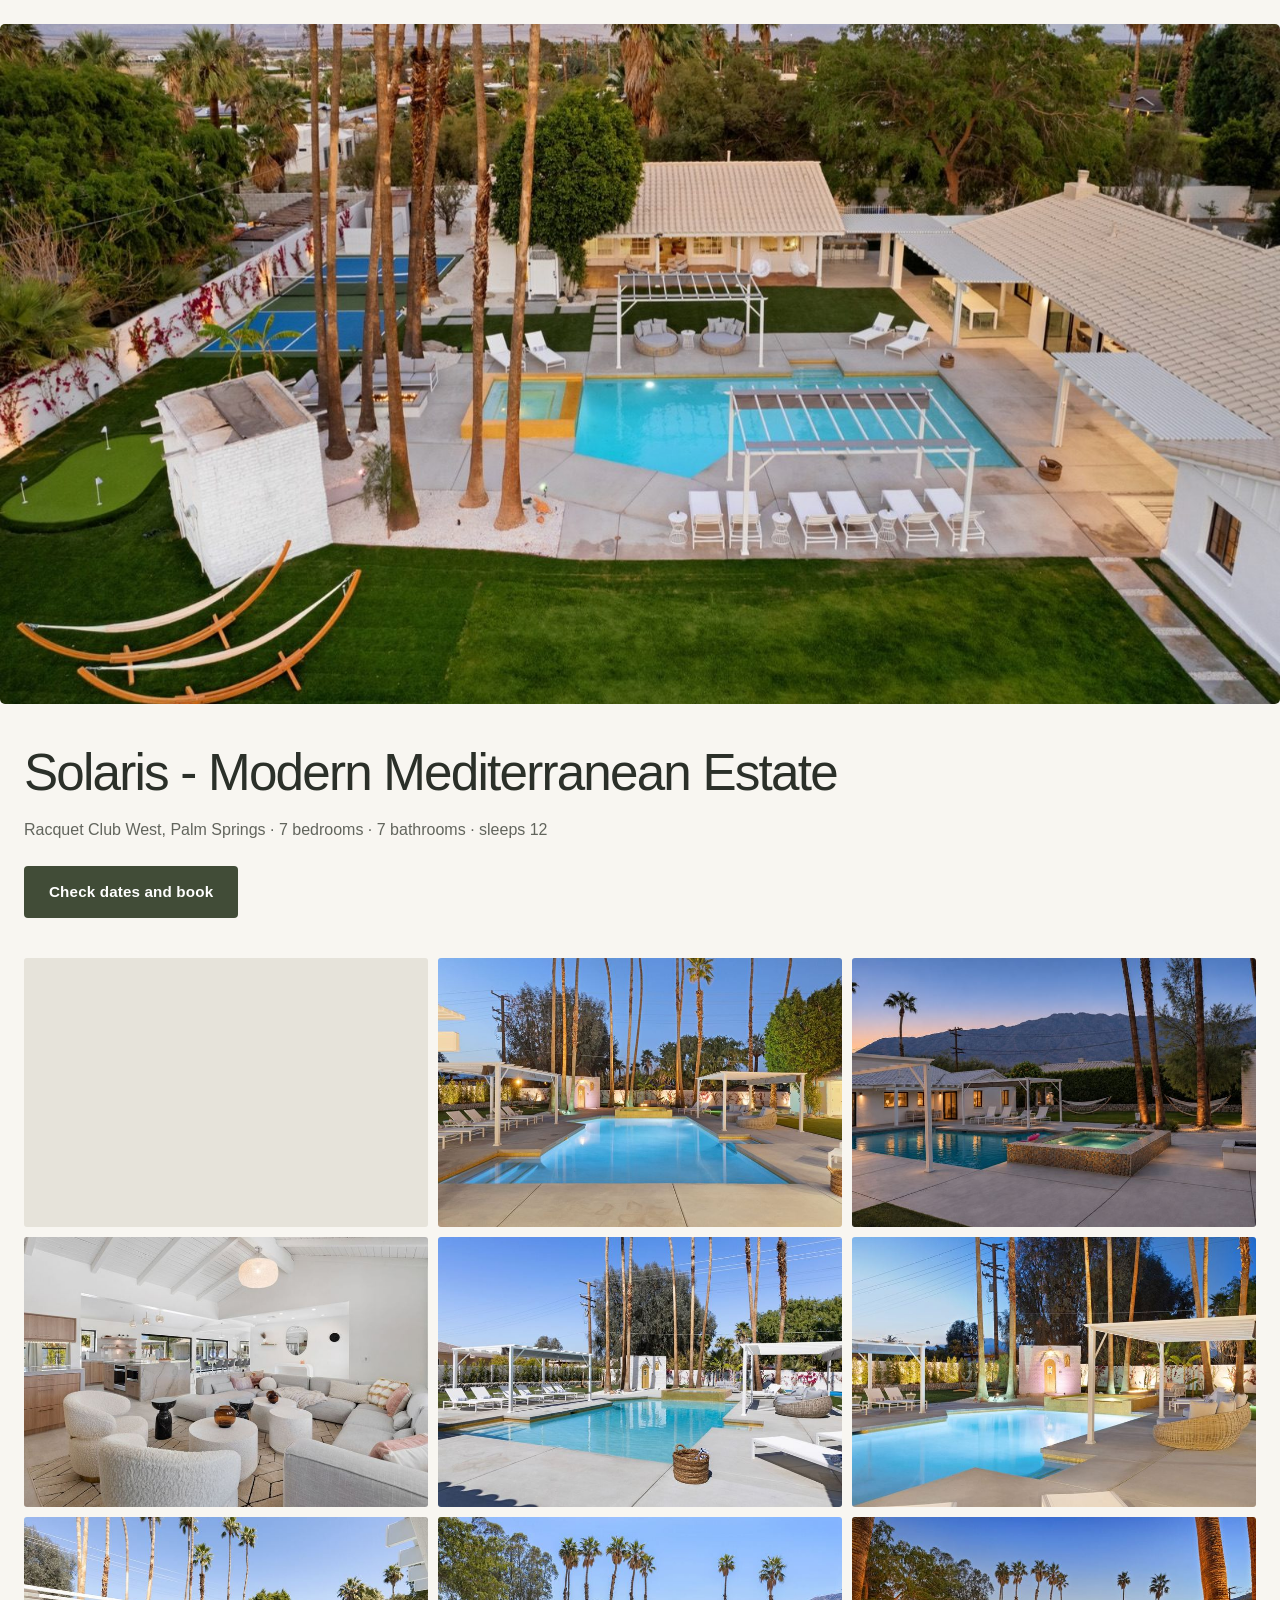
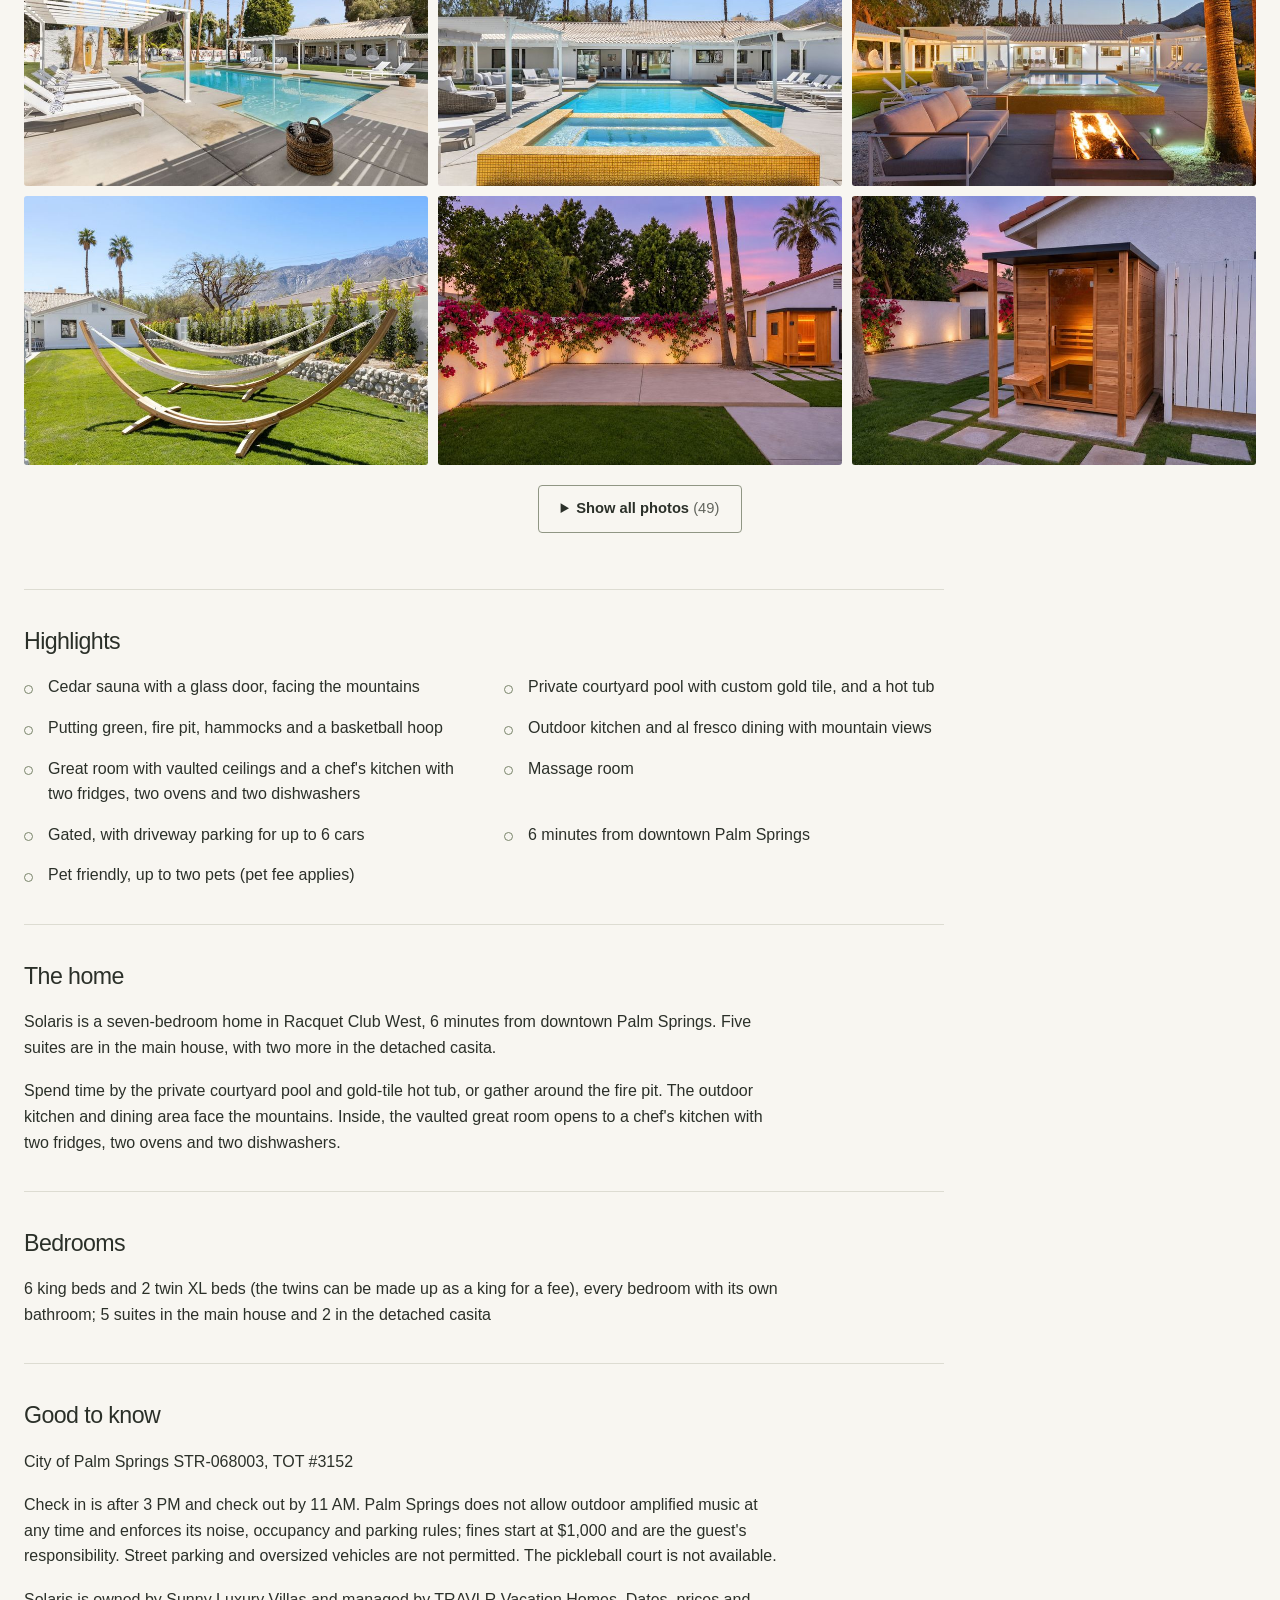
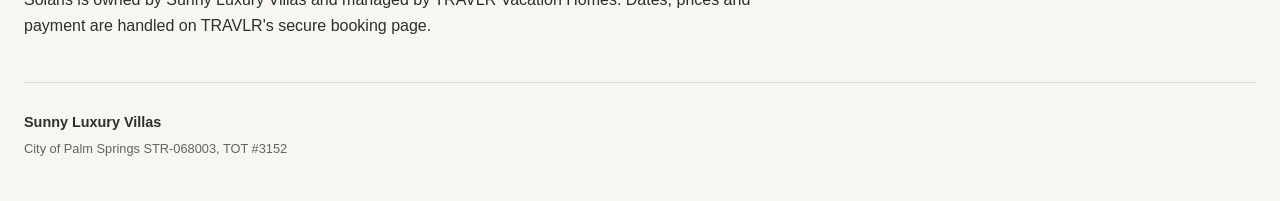
<file: solaris/s7/index.html>
<!doctype html>
<html lang="en">
<head>
<meta charset="utf-8">
<meta name="viewport" content="width=device-width, initial-scale=1">
<meta name="robots" content="noindex,nofollow">
<title>Solaris - Modern Mediterranean Estate</title>
<meta name="description" content="7 bedrooms, 7 bathrooms, sleeps 12. Private courtyard pool, gold-tile spa and mountain views in Racquet Club West, Palm Springs.">
<link rel="canonical" href="https://stay.sunnyluxuryvillas.com/solaris/s7/">
<meta property="og:type" content="website">
<meta property="og:site_name" content="Sunny Luxury Villas">
<meta property="og:title" content="Solaris - Modern Mediterranean Estate">
<meta property="og:description" content="7 bedrooms, 7 bathrooms, sleeps 12. Private courtyard pool, gold-tile spa and mountain views in Racquet Club West, Palm Springs.">
<meta property="og:url" content="https://stay.sunnyluxuryvillas.com/solaris/s7/">
<meta property="og:image" content="https://stay.sunnyluxuryvillas.com/img/a01-1600.jpg">
<meta property="og:image:alt" content="Pool courtyard and pergolas at dusk">
<link rel="stylesheet" href="/site.css">
<script src="/config.js" defer></script>
<script src="/site.js" defer></script>
</head>
<body data-code="s7">
<main>
<a class="hero photo" data-photo="0" href="/img/a01-1600.jpg" aria-label="Open photo 1: Pool courtyard and pergolas at dusk">
<img src="/img/a01-800.jpg" srcset="/img/a01-800.jpg 800w, /img/a01-1600.jpg 1600w" sizes="(min-width: 1400px) 1360px, 100vw" width="1600" height="1065" alt="Pool courtyard and pergolas at dusk" loading="eager" decoding="async" fetchpriority="high">
</a>
<div class="page-body">
<section class="intro" aria-labelledby="home-title">
<h1 id="home-title">Solaris - Modern Mediterranean Estate</h1>
<p class="location">Racquet Club West, Palm Springs · 7 bedrooms · 7 bathrooms · sleeps 12</p>
<a class="book-button" data-book href="https://www.staytravlr.com/vacation-rental/solaris/?utm_source=sunnyluxuryvillas&amp;utm_medium=referral&amp;utm_campaign=solaris_pilot_2026_11&amp;utm_content=s7#availability">Check dates and book</a>
</section>
<section class="gallery" aria-label="Photos of Solaris">
<div class="photo-grid"><a class="photo" data-photo="0" href="/img/a01-1600.jpg" aria-label="Open photo 1: Pool courtyard and pergolas at dusk"><img src="/img/a01-800.jpg" srcset="/img/a01-800.jpg 800w, /img/a01-1600.jpg 1600w" sizes="(min-width: 1100px) 416px, (min-width: 700px) calc((100vw - 64px) / 3), calc((100vw - 40px) / 2)" width="1600" height="1065" alt="Pool courtyard and pergolas at dusk" loading="lazy" decoding="async"></a>
<a class="photo" data-photo="1" href="/img/a02-1600.jpg" aria-label="Open photo 2: Illuminated courtyard pool beneath tall palms"><img src="/img/a02-800.jpg" srcset="/img/a02-800.jpg 800w, /img/a02-1600.jpg 1600w" sizes="(min-width: 1100px) 416px, (min-width: 700px) calc((100vw - 64px) / 3), calc((100vw - 40px) / 2)" width="1622" height="1080" alt="Illuminated courtyard pool beneath tall palms" loading="lazy" decoding="async"></a>
<a class="photo" data-photo="2" href="/img/tree-Rd-1600.jpg" aria-label="Open photo 3: Courtyard pool and mountain skyline beside a small citrus tree"><img src="/img/tree-Rd-800.jpg" srcset="/img/tree-Rd-800.jpg 800w, /img/tree-Rd-1600.jpg 1600w" sizes="(min-width: 1100px) 416px, (min-width: 700px) calc((100vw - 64px) / 3), calc((100vw - 40px) / 2)" width="1620" height="1080" alt="Courtyard pool and mountain skyline beside a small citrus tree" loading="lazy" decoding="async"></a>
<a class="photo" data-photo="3" href="/img/a03-1600.jpg" aria-label="Open photo 4: Great room with vaulted ceilings and soft seating"><img src="/img/a03-800.jpg" srcset="/img/a03-800.jpg 800w, /img/a03-1600.jpg 1600w" sizes="(min-width: 1100px) 416px, (min-width: 700px) calc((100vw - 64px) / 3), calc((100vw - 40px) / 2)" width="1620" height="1080" alt="Great room with vaulted ceilings and soft seating" loading="lazy" decoding="async"></a>
<a class="photo" data-photo="4" href="/img/a04-1600.jpg" aria-label="Open photo 5: Sunny pool courtyard with shaded daybeds"><img src="/img/a04-800.jpg" srcset="/img/a04-800.jpg 800w, /img/a04-1600.jpg 1600w" sizes="(min-width: 1100px) 416px, (min-width: 700px) calc((100vw - 64px) / 3), calc((100vw - 40px) / 2)" width="1620" height="1080" alt="Sunny pool courtyard with shaded daybeds" loading="lazy" decoding="async"></a>
<a class="photo" data-photo="5" href="/img/a05-1600.jpg" aria-label="Open photo 6: Poolside pergolas and illuminated spa at dusk"><img src="/img/a05-800.jpg" srcset="/img/a05-800.jpg 800w, /img/a05-1600.jpg 1600w" sizes="(min-width: 1100px) 416px, (min-width: 700px) calc((100vw - 64px) / 3), calc((100vw - 40px) / 2)" width="1620" height="1080" alt="Poolside pergolas and illuminated spa at dusk" loading="lazy" decoding="async"></a>
<a class="photo" data-photo="6" href="/img/a06-1600.jpg" aria-label="Open photo 7: Pool terrace with loungers and white pergolas"><img src="/img/a06-800.jpg" srcset="/img/a06-800.jpg 800w, /img/a06-1600.jpg 1600w" sizes="(min-width: 1100px) 416px, (min-width: 700px) calc((100vw - 64px) / 3), calc((100vw - 40px) / 2)" width="1620" height="1080" alt="Pool terrace with loungers and white pergolas" loading="lazy" decoding="async"></a>
<a class="photo" data-photo="7" href="/img/a07-1600.jpg" aria-label="Open photo 8: Gold-tile spa overlooking the courtyard pool"><img src="/img/a07-800.jpg" srcset="/img/a07-800.jpg 800w, /img/a07-1600.jpg 1600w" sizes="(min-width: 1100px) 416px, (min-width: 700px) calc((100vw - 64px) / 3), calc((100vw - 40px) / 2)" width="1620" height="1080" alt="Gold-tile spa overlooking the courtyard pool" loading="lazy" decoding="async"></a>
<a class="photo" data-photo="8" href="/img/a08-1600.jpg" aria-label="Open photo 9: Fire pit lounge beside the pool at dusk"><img src="/img/a08-800.jpg" srcset="/img/a08-800.jpg 800w, /img/a08-1600.jpg 1600w" sizes="(min-width: 1100px) 416px, (min-width: 700px) calc((100vw - 64px) / 3), calc((100vw - 40px) / 2)" width="1620" height="1080" alt="Fire pit lounge beside the pool at dusk" loading="lazy" decoding="async"></a>
<a class="photo" data-photo="9" href="/img/a09-1600.jpg" aria-label="Open photo 10: Hammocks on the lawn with mountain views"><img src="/img/a09-800.jpg" srcset="/img/a09-800.jpg 800w, /img/a09-1600.jpg 1600w" sizes="(min-width: 1100px) 416px, (min-width: 700px) calc((100vw - 64px) / 3), calc((100vw - 40px) / 2)" width="1620" height="1080" alt="Hammocks on the lawn with mountain views" loading="lazy" decoding="async"></a>
<a class="photo" data-photo="10" href="/img/slab-S-1600.jpg" aria-label="Open photo 11: Cedar sauna beside the garden lawn and terrace"><img src="/img/slab-S-800.jpg" srcset="/img/slab-S-800.jpg 800w, /img/slab-S-1600.jpg 1600w" sizes="(min-width: 1100px) 416px, (min-width: 700px) calc((100vw - 64px) / 3), calc((100vw - 40px) / 2)" width="1620" height="1080" alt="Cedar sauna beside the garden lawn and terrace" loading="lazy" decoding="async"></a>
<a class="photo" data-photo="11" href="/img/sauna-close-1600.jpg" aria-label="Open photo 12: Cedar sauna with glass door beside the casita"><img src="/img/sauna-close-800.jpg" srcset="/img/sauna-close-800.jpg 800w, /img/sauna-close-1600.jpg 1600w" sizes="(min-width: 1100px) 416px, (min-width: 700px) calc((100vw - 64px) / 3), calc((100vw - 40px) / 2)" width="1620" height="1080" alt="Cedar sauna with glass door beside the casita" loading="lazy" decoding="async"></a></div>
<details class="more-photos">
<summary>Show all photos <span>(49)</span></summary>
<div class="photo-grid"><a class="photo" data-photo="12" href="/img/a10-1600.jpg" aria-label="Open photo 13: Putting green with mountain views"><img src="/img/a10-800.jpg" srcset="/img/a10-800.jpg 800w, /img/a10-1600.jpg 1600w" sizes="(min-width: 1100px) 416px, (min-width: 700px) calc((100vw - 64px) / 3), calc((100vw - 40px) / 2)" width="1620" height="1080" alt="Putting green with mountain views" loading="lazy" decoding="async"></a>
<a class="photo" data-photo="13" href="/img/a11-1600.jpg" aria-label="Open photo 14: Basketball court beside the house at dusk"><img src="/img/a11-800.jpg" srcset="/img/a11-800.jpg 800w, /img/a11-1600.jpg 1600w" sizes="(min-width: 1100px) 416px, (min-width: 700px) calc((100vw - 64px) / 3), calc((100vw - 40px) / 2)" width="1620" height="1080" alt="Basketball court beside the house at dusk" loading="lazy" decoding="async"></a>
<a class="photo" data-photo="14" href="/img/a12-1600.jpg" aria-label="Open photo 15: Basketball court and white pergolas in daylight"><img src="/img/a12-800.jpg" srcset="/img/a12-800.jpg 800w, /img/a12-1600.jpg 1600w" sizes="(min-width: 1100px) 416px, (min-width: 700px) calc((100vw - 64px) / 3), calc((100vw - 40px) / 2)" width="1620" height="1080" alt="Basketball court and white pergolas in daylight" loading="lazy" decoding="async"></a>
<a class="photo" data-photo="15" href="/img/a13-1600.jpg" aria-label="Open photo 16: Covered outdoor kitchen and dining area at dusk"><img src="/img/a13-800.jpg" srcset="/img/a13-800.jpg 800w, /img/a13-1600.jpg 1600w" sizes="(min-width: 1100px) 416px, (min-width: 700px) calc((100vw - 64px) / 3), calc((100vw - 40px) / 2)" width="1620" height="1080" alt="Covered outdoor kitchen and dining area at dusk" loading="lazy" decoding="async"></a>
<a class="photo" data-photo="16" href="/img/a14-1600.jpg" aria-label="Open photo 17: Covered outdoor lounge overlooking the pool"><img src="/img/a14-800.jpg" srcset="/img/a14-800.jpg 800w, /img/a14-1600.jpg 1600w" sizes="(min-width: 1100px) 416px, (min-width: 700px) calc((100vw - 64px) / 3), calc((100vw - 40px) / 2)" width="1620" height="1080" alt="Covered outdoor lounge overlooking the pool" loading="lazy" decoding="async"></a>
<a class="photo" data-photo="17" href="/img/a15-1600.jpg" aria-label="Open photo 18: Lawn and hanging chairs beside the house"><img src="/img/a15-800.jpg" srcset="/img/a15-800.jpg 800w, /img/a15-1600.jpg 1600w" sizes="(min-width: 1100px) 416px, (min-width: 700px) calc((100vw - 64px) / 3), calc((100vw - 40px) / 2)" width="1620" height="1080" alt="Lawn and hanging chairs beside the house" loading="lazy" decoding="async"></a>
<a class="photo" data-photo="18" href="/img/a16-1600.jpg" aria-label="Open photo 19: Outdoor dining table beneath a white pergola"><img src="/img/a16-800.jpg" srcset="/img/a16-800.jpg 800w, /img/a16-1600.jpg 1600w" sizes="(min-width: 1100px) 416px, (min-width: 700px) calc((100vw - 64px) / 3), calc((100vw - 40px) / 2)" width="1620" height="1080" alt="Outdoor dining table beneath a white pergola" loading="lazy" decoding="async"></a>
<a class="photo" data-photo="19" href="/img/a17-1600.jpg" aria-label="Open photo 20: Illuminated outdoor kitchen and courtyard at dusk"><img src="/img/a17-800.jpg" srcset="/img/a17-800.jpg 800w, /img/a17-1600.jpg 1600w" sizes="(min-width: 1100px) 416px, (min-width: 700px) calc((100vw - 64px) / 3), calc((100vw - 40px) / 2)" width="1620" height="1080" alt="Illuminated outdoor kitchen and courtyard at dusk" loading="lazy" decoding="async"></a>
<a class="photo" data-photo="20" href="/img/a18-1600.jpg" aria-label="Open photo 21: Garden lawn and shaded hanging chairs"><img src="/img/a18-800.jpg" srcset="/img/a18-800.jpg 800w, /img/a18-1600.jpg 1600w" sizes="(min-width: 1100px) 416px, (min-width: 700px) calc((100vw - 64px) / 3), calc((100vw - 40px) / 2)" width="1620" height="1080" alt="Garden lawn and shaded hanging chairs" loading="lazy" decoding="async"></a>
<a class="photo" data-photo="21" href="/img/a19-1600.jpg" aria-label="Open photo 22: Great room seating beside the open kitchen"><img src="/img/a19-800.jpg" srcset="/img/a19-800.jpg 800w, /img/a19-1600.jpg 1600w" sizes="(min-width: 1100px) 416px, (min-width: 700px) calc((100vw - 64px) / 3), calc((100vw - 40px) / 2)" width="1620" height="1080" alt="Great room seating beside the open kitchen" loading="lazy" decoding="async"></a>
<a class="photo" data-photo="22" href="/img/a20-1600.jpg" aria-label="Open photo 23: Chef&#x27;s kitchen with island seating"><img src="/img/a20-800.jpg" srcset="/img/a20-800.jpg 800w, /img/a20-1600.jpg 1600w" sizes="(min-width: 1100px) 416px, (min-width: 700px) calc((100vw - 64px) / 3), calc((100vw - 40px) / 2)" width="1620" height="1080" alt="Chef&#x27;s kitchen with island seating" loading="lazy" decoding="async"></a>
<a class="photo" data-photo="23" href="/img/a21-1600.jpg" aria-label="Open photo 24: Dining area with garden access"><img src="/img/a21-800.jpg" srcset="/img/a21-800.jpg 800w, /img/a21-1600.jpg 1600w" sizes="(min-width: 1100px) 416px, (min-width: 700px) calc((100vw - 64px) / 3), calc((100vw - 40px) / 2)" width="1620" height="1080" alt="Dining area with garden access" loading="lazy" decoding="async"></a>
<a class="photo" data-photo="24" href="/img/a22-1600.jpg" aria-label="Open photo 25: Guest bathroom with wall-mounted sink"><img src="/img/a22-800.jpg" srcset="/img/a22-800.jpg 800w, /img/a22-1600.jpg 1600w" sizes="(min-width: 1100px) 416px, (min-width: 700px) calc((100vw - 64px) / 3), calc((100vw - 40px) / 2)" width="1620" height="1080" alt="Guest bathroom with wall-mounted sink" loading="lazy" decoding="async"></a>
<a class="photo" data-photo="25" href="/img/a23-1600.jpg" aria-label="Open photo 26: Suite sitting area with timber ceiling and fireplace"><img src="/img/a23-800.jpg" srcset="/img/a23-800.jpg 800w, /img/a23-1600.jpg 1600w" sizes="(min-width: 1100px) 416px, (min-width: 700px) calc((100vw - 64px) / 3), calc((100vw - 40px) / 2)" width="1620" height="1080" alt="Suite sitting area with timber ceiling and fireplace" loading="lazy" decoding="async"></a>
<a class="photo" data-photo="26" href="/img/a24-1600.jpg" aria-label="Open photo 27: Bedroom with timber ceiling and garden access"><img src="/img/a24-800.jpg" srcset="/img/a24-800.jpg 800w, /img/a24-1600.jpg 1600w" sizes="(min-width: 1100px) 416px, (min-width: 700px) calc((100vw - 64px) / 3), calc((100vw - 40px) / 2)" width="1620" height="1080" alt="Bedroom with timber ceiling and garden access" loading="lazy" decoding="async"></a>
<a class="photo" data-photo="27" href="/img/a25-1600.jpg" aria-label="Open photo 28: Bathroom with glass shower and round mirror"><img src="/img/a25-800.jpg" srcset="/img/a25-800.jpg 800w, /img/a25-1600.jpg 1600w" sizes="(min-width: 1100px) 416px, (min-width: 700px) calc((100vw - 64px) / 3), calc((100vw - 40px) / 2)" width="1620" height="1080" alt="Bathroom with glass shower and round mirror" loading="lazy" decoding="async"></a>
<a class="photo" data-photo="28" href="/img/a26-1600.jpg" aria-label="Open photo 29: Twin bedroom with patterned wallpaper"><img src="/img/a26-800.jpg" srcset="/img/a26-800.jpg 800w, /img/a26-1600.jpg 1600w" sizes="(min-width: 1100px) 416px, (min-width: 700px) calc((100vw - 64px) / 3), calc((100vw - 40px) / 2)" width="1620" height="1080" alt="Twin bedroom with patterned wallpaper" loading="lazy" decoding="async"></a>
<a class="photo" data-photo="29" href="/img/a27-1600.jpg" aria-label="Open photo 30: Twin beds with yellow accent pillows"><img src="/img/a27-800.jpg" srcset="/img/a27-800.jpg 800w, /img/a27-1600.jpg 1600w" sizes="(min-width: 1100px) 416px, (min-width: 700px) calc((100vw - 64px) / 3), calc((100vw - 40px) / 2)" width="1620" height="1080" alt="Twin beds with yellow accent pillows" loading="lazy" decoding="async"></a>
<a class="photo" data-photo="30" href="/img/a28-1600.jpg" aria-label="Open photo 31: Bathroom with marble shower and tub"><img src="/img/a28-800.jpg" srcset="/img/a28-800.jpg 800w, /img/a28-1600.jpg 1600w" sizes="(min-width: 1100px) 416px, (min-width: 700px) calc((100vw - 64px) / 3), calc((100vw - 40px) / 2)" width="1620" height="1080" alt="Bathroom with marble shower and tub" loading="lazy" decoding="async"></a>
<a class="photo" data-photo="31" href="/img/a29-1600.jpg" aria-label="Open photo 32: Bedroom with cactus mural and garden doors"><img src="/img/a29-800.jpg" srcset="/img/a29-800.jpg 800w, /img/a29-1600.jpg 1600w" sizes="(min-width: 1100px) 416px, (min-width: 700px) calc((100vw - 64px) / 3), calc((100vw - 40px) / 2)" width="1620" height="1080" alt="Bedroom with cactus mural and garden doors" loading="lazy" decoding="async"></a>
<a class="photo" data-photo="32" href="/img/a30-1600.jpg" aria-label="Open photo 33: Bed framed by a cactus mural"><img src="/img/a30-800.jpg" srcset="/img/a30-800.jpg 800w, /img/a30-1600.jpg 1600w" sizes="(min-width: 1100px) 416px, (min-width: 700px) calc((100vw - 64px) / 3), calc((100vw - 40px) / 2)" width="1620" height="1080" alt="Bed framed by a cactus mural" loading="lazy" decoding="async"></a>
<a class="photo" data-photo="33" href="/img/a31-1600.jpg" aria-label="Open photo 34: Bathroom with glass shower and round vanity mirror"><img src="/img/a31-800.jpg" srcset="/img/a31-800.jpg 800w, /img/a31-1600.jpg 1600w" sizes="(min-width: 1100px) 416px, (min-width: 700px) calc((100vw - 64px) / 3), calc((100vw - 40px) / 2)" width="1620" height="1080" alt="Bathroom with glass shower and round vanity mirror" loading="lazy" decoding="async"></a>
<a class="photo" data-photo="34" href="/img/a32-1600.jpg" aria-label="Open photo 35: Bedroom with wood floors and garden doors"><img src="/img/a32-800.jpg" srcset="/img/a32-800.jpg 800w, /img/a32-1600.jpg 1600w" sizes="(min-width: 1100px) 416px, (min-width: 700px) calc((100vw - 64px) / 3), calc((100vw - 40px) / 2)" width="1620" height="1080" alt="Bedroom with wood floors and garden doors" loading="lazy" decoding="async"></a>
<a class="photo" data-photo="35" href="/img/a33-1600.jpg" aria-label="Open photo 36: Bedroom with floral wallpaper and garden access"><img src="/img/a33-800.jpg" srcset="/img/a33-800.jpg 800w, /img/a33-1600.jpg 1600w" sizes="(min-width: 1100px) 416px, (min-width: 700px) calc((100vw - 64px) / 3), calc((100vw - 40px) / 2)" width="1620" height="1080" alt="Bedroom with floral wallpaper and garden access" loading="lazy" decoding="async"></a>
<a class="photo" data-photo="36" href="/img/a34-1600.jpg" aria-label="Open photo 37: Bathroom with wood vanity and glass shower"><img src="/img/a34-800.jpg" srcset="/img/a34-800.jpg 800w, /img/a34-1600.jpg 1600w" sizes="(min-width: 1100px) 416px, (min-width: 700px) calc((100vw - 64px) / 3), calc((100vw - 40px) / 2)" width="1620" height="1080" alt="Bathroom with wood vanity and glass shower" loading="lazy" decoding="async"></a>
<a class="photo" data-photo="37" href="/img/a35-1600.jpg" aria-label="Open photo 38: Bedroom with dark accent wall and bench"><img src="/img/a35-800.jpg" srcset="/img/a35-800.jpg 800w, /img/a35-1600.jpg 1600w" sizes="(min-width: 1100px) 416px, (min-width: 700px) calc((100vw - 64px) / 3), calc((100vw - 40px) / 2)" width="1620" height="1080" alt="Bedroom with dark accent wall and bench" loading="lazy" decoding="async"></a>
<a class="photo" data-photo="38" href="/img/a36-1600.jpg" aria-label="Open photo 39: Bathroom with round mirror and glass shower"><img src="/img/a36-800.jpg" srcset="/img/a36-800.jpg 800w, /img/a36-1600.jpg 1600w" sizes="(min-width: 1100px) 416px, (min-width: 700px) calc((100vw - 64px) / 3), calc((100vw - 40px) / 2)" width="1620" height="1080" alt="Bathroom with round mirror and glass shower" loading="lazy" decoding="async"></a>
<a class="photo" data-photo="39" href="/img/a37-1600.jpg" aria-label="Open photo 40: Casita sitting area with fireplace and vaulted ceiling"><img src="/img/a37-800.jpg" srcset="/img/a37-800.jpg 800w, /img/a37-1600.jpg 1600w" sizes="(min-width: 1100px) 416px, (min-width: 700px) calc((100vw - 64px) / 3), calc((100vw - 40px) / 2)" width="1620" height="1080" alt="Casita sitting area with fireplace and vaulted ceiling" loading="lazy" decoding="async"></a>
<a class="photo" data-photo="40" href="/img/a38-1600.jpg" aria-label="Open photo 41: Casita lounge with sofas and garden doors"><img src="/img/a38-800.jpg" srcset="/img/a38-800.jpg 800w, /img/a38-1600.jpg 1600w" sizes="(min-width: 1100px) 416px, (min-width: 700px) calc((100vw - 64px) / 3), calc((100vw - 40px) / 2)" width="1620" height="1080" alt="Casita lounge with sofas and garden doors" loading="lazy" decoding="async"></a>
<a class="photo" data-photo="41" href="/img/a39-1600.jpg" aria-label="Open photo 42: Bedroom with coral patterned wallpaper"><img src="/img/a39-800.jpg" srcset="/img/a39-800.jpg 800w, /img/a39-1600.jpg 1600w" sizes="(min-width: 1100px) 416px, (min-width: 700px) calc((100vw - 64px) / 3), calc((100vw - 40px) / 2)" width="1620" height="1080" alt="Bedroom with coral patterned wallpaper" loading="lazy" decoding="async"></a>
<a class="photo" data-photo="42" href="/img/a41-1600.jpg" aria-label="Open photo 43: Bathroom with black shower fittings"><img src="/img/a41-800.jpg" srcset="/img/a41-800.jpg 800w, /img/a41-1600.jpg 1600w" sizes="(min-width: 1100px) 416px, (min-width: 700px) calc((100vw - 64px) / 3), calc((100vw - 40px) / 2)" width="1620" height="1080" alt="Bathroom with black shower fittings" loading="lazy" decoding="async"></a>
<a class="photo" data-photo="43" href="/img/a42-1600.jpg" aria-label="Open photo 44: Bedroom with patterned accent wall and vaulted ceiling"><img src="/img/a42-800.jpg" srcset="/img/a42-800.jpg 800w, /img/a42-1600.jpg 1600w" sizes="(min-width: 1100px) 416px, (min-width: 700px) calc((100vw - 64px) / 3), calc((100vw - 40px) / 2)" width="1620" height="1080" alt="Bedroom with patterned accent wall and vaulted ceiling" loading="lazy" decoding="async"></a>
<a class="photo" data-photo="44" href="/img/a43-1600.jpg" aria-label="Open photo 45: Bedroom with fireplace and freestanding tub"><img src="/img/a43-800.jpg" srcset="/img/a43-800.jpg 800w, /img/a43-1600.jpg 1600w" sizes="(min-width: 1100px) 416px, (min-width: 700px) calc((100vw - 64px) / 3), calc((100vw - 40px) / 2)" width="1620" height="1080" alt="Bedroom with fireplace and freestanding tub" loading="lazy" decoding="async"></a>
<a class="photo" data-photo="45" href="/img/a44-1600.jpg" aria-label="Open photo 46: Bathroom with freestanding tub and glass shower"><img src="/img/a44-800.jpg" srcset="/img/a44-800.jpg 800w, /img/a44-1600.jpg 1600w" sizes="(min-width: 1100px) 416px, (min-width: 700px) calc((100vw - 64px) / 3), calc((100vw - 40px) / 2)" width="1620" height="1080" alt="Bathroom with freestanding tub and glass shower" loading="lazy" decoding="async"></a>
<a class="photo" data-photo="46" href="/img/a45-1600.jpg" aria-label="Open photo 47: Bright bathroom with freestanding tub and wood vanity"><img src="/img/a45-800.jpg" srcset="/img/a45-800.jpg 800w, /img/a45-1600.jpg 1600w" sizes="(min-width: 1100px) 416px, (min-width: 700px) calc((100vw - 64px) / 3), calc((100vw - 40px) / 2)" width="1620" height="1080" alt="Bright bathroom with freestanding tub and wood vanity" loading="lazy" decoding="async"></a>
<a class="photo" data-photo="47" href="/img/a46-1600.jpg" aria-label="Open photo 48: Massage room with treatment table"><img src="/img/a46-800.jpg" srcset="/img/a46-800.jpg 800w, /img/a46-1600.jpg 1600w" sizes="(min-width: 1100px) 416px, (min-width: 700px) calc((100vw - 64px) / 3), calc((100vw - 40px) / 2)" width="1620" height="1080" alt="Massage room with treatment table" loading="lazy" decoding="async"></a>
<a class="photo" data-photo="48" href="/img/a47-1600.jpg" aria-label="Open photo 49: Walk-in shower with black fittings"><img src="/img/a47-800.jpg" srcset="/img/a47-800.jpg 800w, /img/a47-1600.jpg 1600w" sizes="(min-width: 1100px) 416px, (min-width: 700px) calc((100vw - 64px) / 3), calc((100vw - 40px) / 2)" width="1620" height="1080" alt="Walk-in shower with black fittings" loading="lazy" decoding="async"></a></div>
</details>
</section>
<div class="home-details">
<section aria-labelledby="highlights-title"><h2 id="highlights-title">Highlights</h2>
<ul class="highlights"><li>Cedar sauna with a glass door, facing the mountains</li><li>Private courtyard pool with custom gold tile, and a hot tub</li><li>Putting green, fire pit, hammocks and a basketball hoop</li><li>Outdoor kitchen and al fresco dining with mountain views</li><li>Great room with vaulted ceilings and a chef&#x27;s kitchen with two fridges, two ovens and two dishwashers</li><li>Massage room</li><li>Gated, with driveway parking for up to 6 cars</li><li>6 minutes from downtown Palm Springs</li><li>Pet friendly, up to two pets (pet fee applies)</li></ul></section>
<section aria-labelledby="about-title"><h2 id="about-title">The home</h2>
<p>Solaris is a seven-bedroom home in Racquet Club West, 6 minutes from downtown Palm Springs. Five suites are in the main house, with two more in the detached casita.</p>
<p>Spend time by the private courtyard pool and gold-tile hot tub, or gather around the fire pit. The outdoor kitchen and dining area face the mountains. Inside, the vaulted great room opens to a chef's kitchen with two fridges, two ovens and two dishwashers.</p>
</section>
<section aria-labelledby="bedrooms-title"><h2 id="bedrooms-title">Bedrooms</h2>
<p>6 king beds and 2 twin XL beds (the twins can be made up as a king for a fee), every bedroom with its own bathroom; 5 suites in the main house and 2 in the detached casita</p></section>
<section aria-labelledby="know-title"><h2 id="know-title">Good to know</h2>
<p>City of Palm Springs STR-068003, TOT #3152</p>
<p>Check in is after 3 PM and check out by 11 AM. Palm Springs does not allow outdoor amplified music at any time and enforces its noise, occupancy and parking rules; fines start at $1,000 and are the guest&#x27;s responsibility. Street parking and oversized vehicles are not permitted. The pickleball court is not available.</p>
<p>Solaris is owned by Sunny Luxury Villas and managed by TRAVLR Vacation Homes. Dates, prices and payment are handled on TRAVLR&#x27;s secure booking page.</p></section>
</div>
<footer><p>Sunny Luxury Villas</p><p>City of Palm Springs STR-068003, TOT #3152</p></footer>
</div>
</main>
<div class="mobile-book"><a class="book-button" data-book href="https://www.staytravlr.com/vacation-rental/solaris/?utm_source=sunnyluxuryvillas&amp;utm_medium=referral&amp;utm_campaign=solaris_pilot_2026_11&amp;utm_content=s7#availability">Check dates and book</a></div>
<dialog class="viewer" aria-label="Photo gallery">
<div class="viewer-top"><p id="photo-count" aria-live="polite"></p><button type="button" class="viewer-close" aria-label="Close photo gallery" autofocus>Close <span aria-hidden="true">×</span></button></div>
<div class="viewer-stage"><button type="button" class="viewer-prev" aria-label="Previous photo">&#8249;</button><div id="viewer-image"></div><button type="button" class="viewer-next" aria-label="Next photo">&#8250;</button></div>
<div class="viewer-bottom"><p id="photo-caption" aria-live="polite"></p><p class="viewer-help">Swipe or use the arrow keys to browse</p></div>
</dialog>
</body>
</html>
</file>
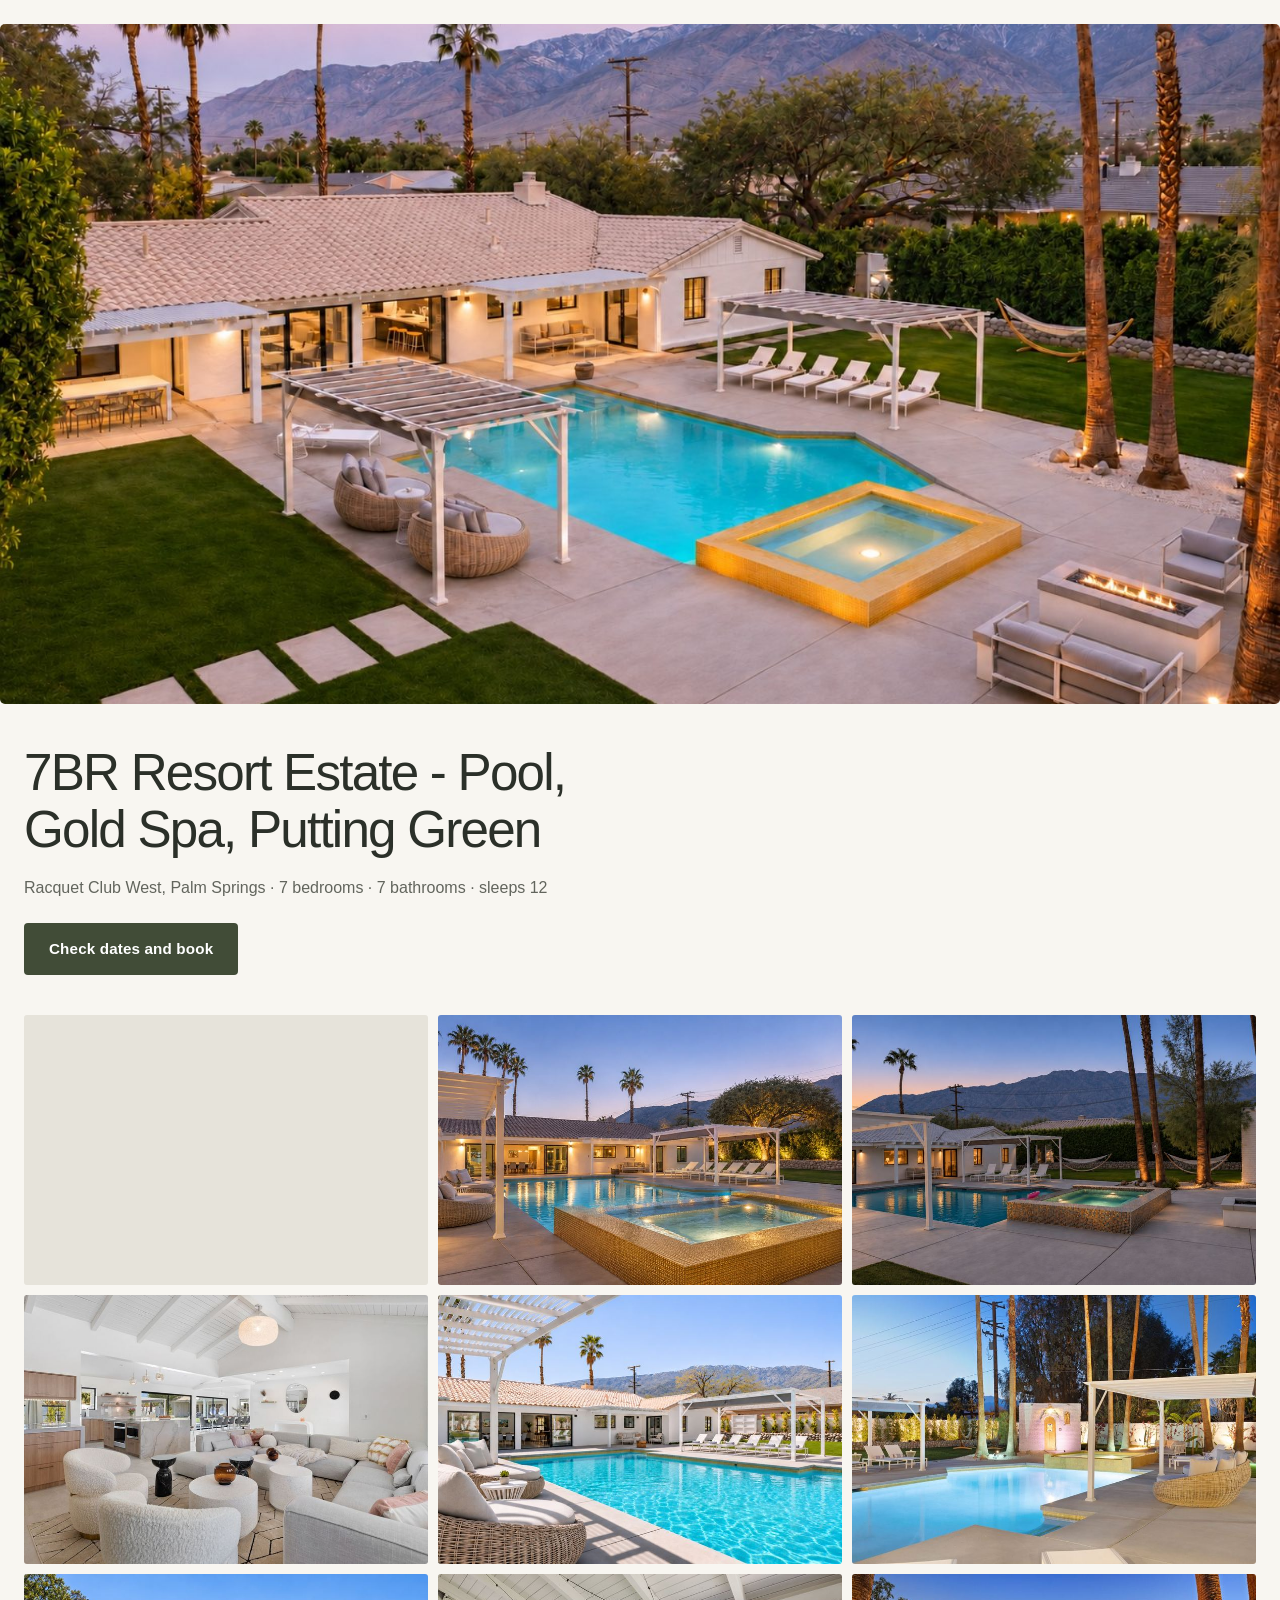
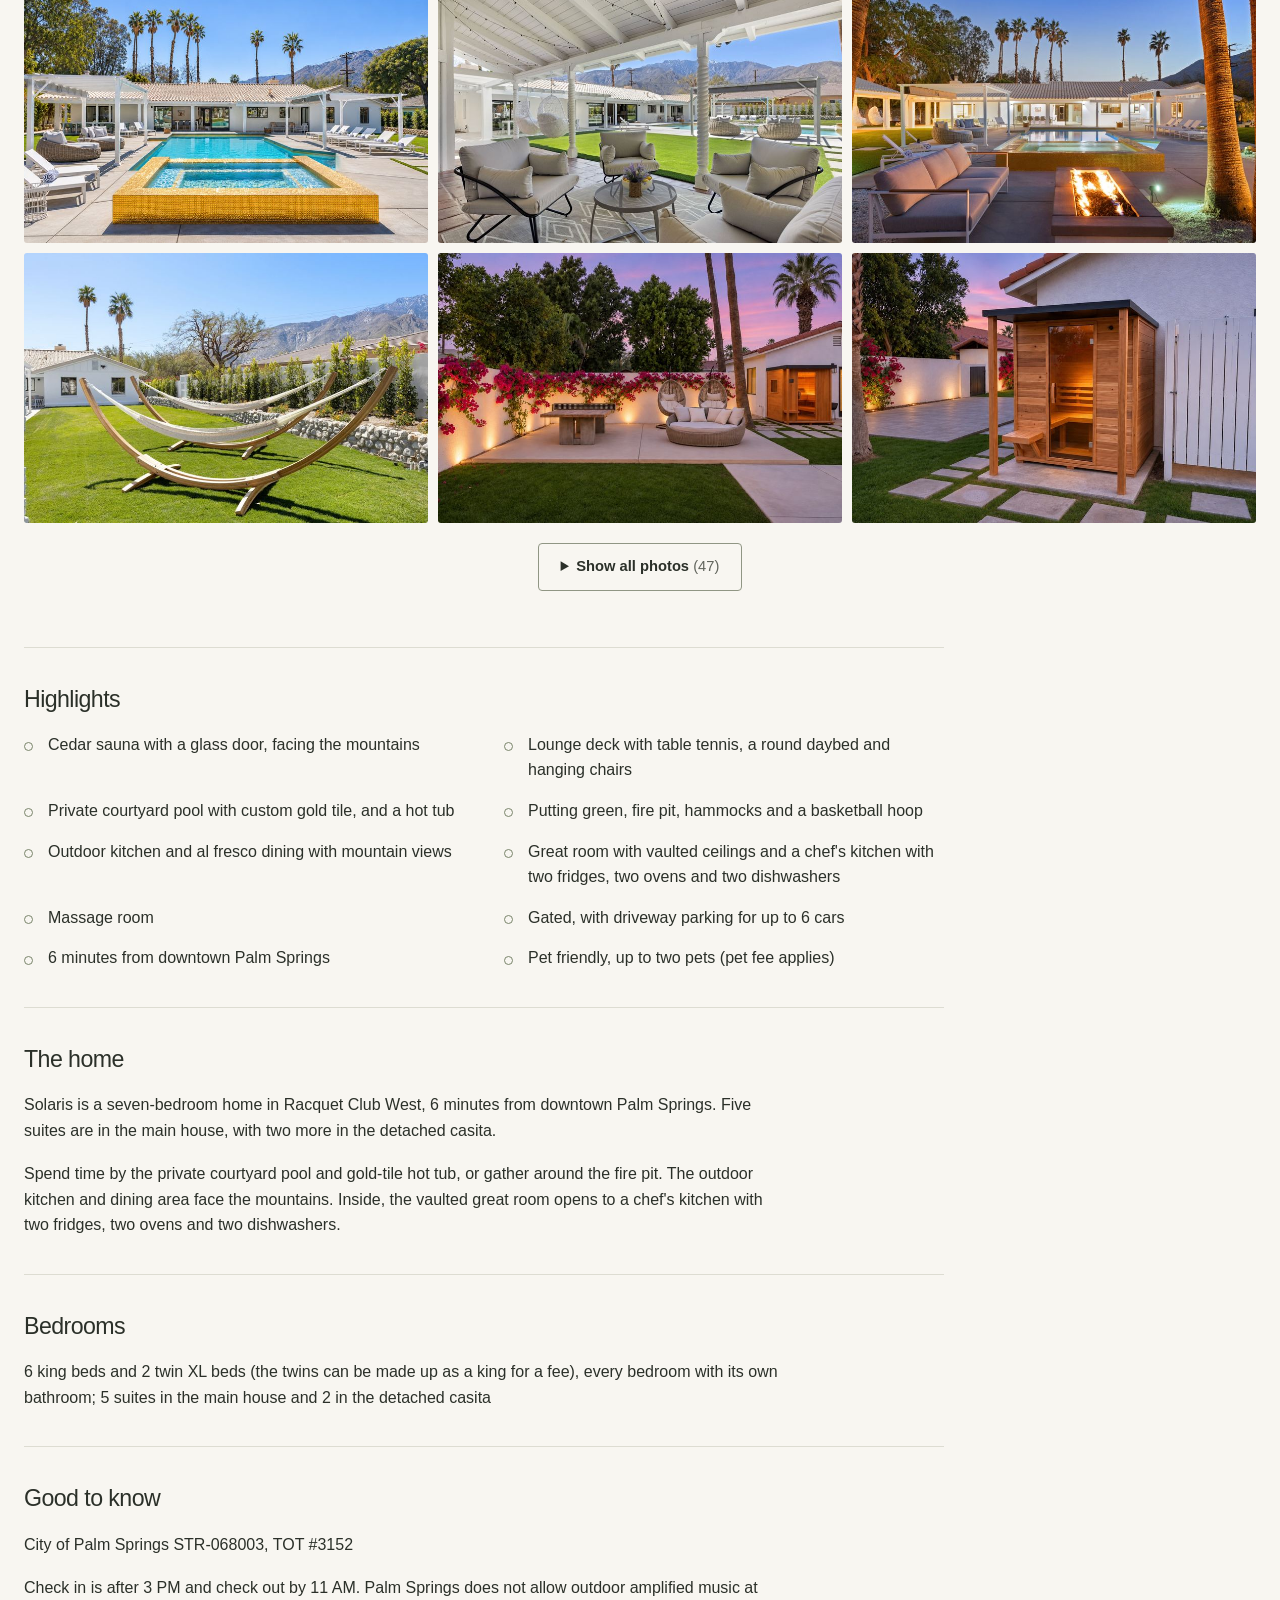
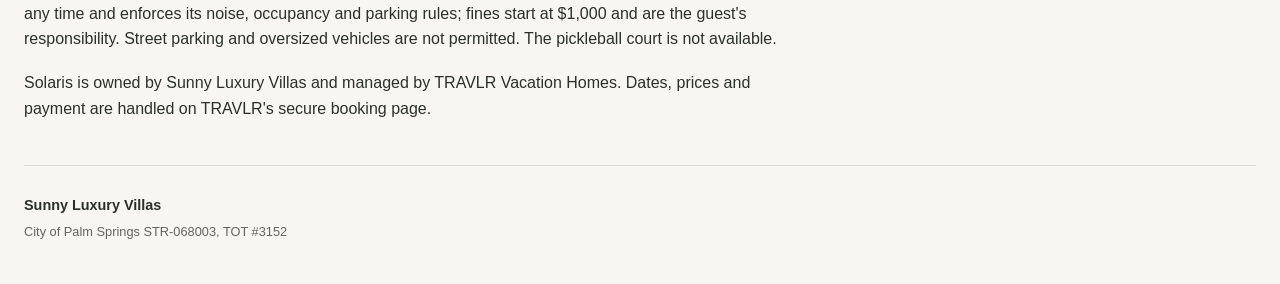
<file: solaris/s8/index.html>
<!doctype html>
<html lang="en">
<head>
<meta charset="utf-8">
<meta name="viewport" content="width=device-width, initial-scale=1">
<meta name="robots" content="noindex,nofollow">
<title>7BR Resort Estate - Pool, Gold Spa, Putting Green</title>
<meta name="description" content="7 bedrooms, 7 bathrooms, sleeps 12. Private courtyard pool, gold-tile spa and mountain views in Racquet Club West, Palm Springs.">
<link rel="canonical" href="https://stay.sunnyluxuryvillas.com/solaris/s8/">
<meta property="og:type" content="website">
<meta property="og:site_name" content="Sunny Luxury Villas">
<meta property="og:title" content="7BR Resort Estate - Pool, Gold Spa, Putting Green">
<meta property="og:description" content="7 bedrooms, 7 bathrooms, sleeps 12. Private courtyard pool, gold-tile spa and mountain views in Racquet Club West, Palm Springs.">
<meta property="og:url" content="https://stay.sunnyluxuryvillas.com/solaris/s8/">
<meta property="og:image" content="https://stay.sunnyluxuryvillas.com/img/93-Rd-1600.jpg">
<meta property="og:image:alt" content="Pool courtyard, gold-tile spa and mountains at dusk">
<link rel="stylesheet" href="/site.css">
<script src="/config.js" defer></script>
<script src="/site.js" defer></script>
</head>
<body data-code="s8">
<main>
<a class="hero photo" data-photo="0" href="/img/93-Rd-1600.jpg" aria-label="Open photo 1: Pool courtyard, gold-tile spa and mountains at dusk">
<img src="/img/93-Rd-800.jpg" srcset="/img/93-Rd-800.jpg 800w, /img/93-Rd-1600.jpg 1600w" sizes="(min-width: 1400px) 1360px, 100vw" width="1620" height="1080" alt="Pool courtyard, gold-tile spa and mountains at dusk" loading="eager" decoding="async" fetchpriority="high">
</a>
<div class="page-body">
<section class="intro" aria-labelledby="home-title">
<h1 id="home-title">7BR Resort Estate - Pool, Gold Spa, Putting Green</h1>
<p class="location">Racquet Club West, Palm Springs · 7 bedrooms · 7 bathrooms · sleeps 12</p>
<a class="book-button" data-book href="https://www.staytravlr.com/vacation-rental/solaris/?utm_source=sunnyluxuryvillas&amp;utm_medium=referral&amp;utm_campaign=solaris_pilot_2026_11&amp;utm_content=s8#availability">Check dates and book</a>
</section>
<section class="gallery" aria-label="Photos of Solaris">
<div class="photo-grid"><a class="photo" data-photo="0" href="/img/93-Rd-1600.jpg" aria-label="Open photo 1: Pool courtyard, gold-tile spa and mountains at dusk"><img src="/img/93-Rd-800.jpg" srcset="/img/93-Rd-800.jpg 800w, /img/93-Rd-1600.jpg 1600w" sizes="(min-width: 1100px) 416px, (min-width: 700px) calc((100vw - 64px) / 3), calc((100vw - 40px) / 2)" width="1620" height="1080" alt="Pool courtyard, gold-tile spa and mountains at dusk" loading="lazy" decoding="async"></a>
<a class="photo" data-photo="1" href="/img/78-Ra-1600.jpg" aria-label="Open photo 2: Gold-tile spa and pool beneath a mountain sunset"><img src="/img/78-Ra-800.jpg" srcset="/img/78-Ra-800.jpg 800w, /img/78-Ra-1600.jpg 1600w" sizes="(min-width: 1100px) 416px, (min-width: 700px) calc((100vw - 64px) / 3), calc((100vw - 40px) / 2)" width="1620" height="1080" alt="Gold-tile spa and pool beneath a mountain sunset" loading="lazy" decoding="async"></a>
<a class="photo" data-photo="2" href="/img/tree-Rc-1600.jpg" aria-label="Open photo 3: Courtyard pool with an open mountain skyline at dusk"><img src="/img/tree-Rc-800.jpg" srcset="/img/tree-Rc-800.jpg 800w, /img/tree-Rc-1600.jpg 1600w" sizes="(min-width: 1100px) 416px, (min-width: 700px) calc((100vw - 64px) / 3), calc((100vw - 40px) / 2)" width="1620" height="1080" alt="Courtyard pool with an open mountain skyline at dusk" loading="lazy" decoding="async"></a>
<a class="photo" data-photo="3" href="/img/a03-1600.jpg" aria-label="Open photo 4: Great room with vaulted ceilings and soft seating"><img src="/img/a03-800.jpg" srcset="/img/a03-800.jpg 800w, /img/a03-1600.jpg 1600w" sizes="(min-width: 1100px) 416px, (min-width: 700px) calc((100vw - 64px) / 3), calc((100vw - 40px) / 2)" width="1620" height="1080" alt="Great room with vaulted ceilings and soft seating" loading="lazy" decoding="async"></a>
<a class="photo" data-photo="4" href="/img/33-Ra-1600.jpg" aria-label="Open photo 5: Pool and white pergolas with mountains beyond"><img src="/img/33-Ra-800.jpg" srcset="/img/33-Ra-800.jpg 800w, /img/33-Ra-1600.jpg 1600w" sizes="(min-width: 1100px) 416px, (min-width: 700px) calc((100vw - 64px) / 3), calc((100vw - 40px) / 2)" width="1620" height="1080" alt="Pool and white pergolas with mountains beyond" loading="lazy" decoding="async"></a>
<a class="photo" data-photo="5" href="/img/a05-1600.jpg" aria-label="Open photo 6: Poolside pergolas and illuminated spa at dusk"><img src="/img/a05-800.jpg" srcset="/img/a05-800.jpg 800w, /img/a05-1600.jpg 1600w" sizes="(min-width: 1100px) 416px, (min-width: 700px) calc((100vw - 64px) / 3), calc((100vw - 40px) / 2)" width="1620" height="1080" alt="Poolside pergolas and illuminated spa at dusk" loading="lazy" decoding="async"></a>
<a class="photo" data-photo="6" href="/img/27-Ra-1600.jpg" aria-label="Open photo 7: Gold-tile spa and courtyard pool with mountain views"><img src="/img/27-Ra-800.jpg" srcset="/img/27-Ra-800.jpg 800w, /img/27-Ra-1600.jpg 1600w" sizes="(min-width: 1100px) 416px, (min-width: 700px) calc((100vw - 64px) / 3), calc((100vw - 40px) / 2)" width="1620" height="1080" alt="Gold-tile spa and courtyard pool with mountain views" loading="lazy" decoding="async"></a>
<a class="photo" data-photo="7" href="/img/a14-1600.jpg" aria-label="Open photo 8: Covered outdoor lounge overlooking the pool"><img src="/img/a14-800.jpg" srcset="/img/a14-800.jpg 800w, /img/a14-1600.jpg 1600w" sizes="(min-width: 1100px) 416px, (min-width: 700px) calc((100vw - 64px) / 3), calc((100vw - 40px) / 2)" width="1620" height="1080" alt="Covered outdoor lounge overlooking the pool" loading="lazy" decoding="async"></a>
<a class="photo" data-photo="8" href="/img/a08-1600.jpg" aria-label="Open photo 9: Fire pit lounge beside the pool at dusk"><img src="/img/a08-800.jpg" srcset="/img/a08-800.jpg 800w, /img/a08-1600.jpg 1600w" sizes="(min-width: 1100px) 416px, (min-width: 700px) calc((100vw - 64px) / 3), calc((100vw - 40px) / 2)" width="1620" height="1080" alt="Fire pit lounge beside the pool at dusk" loading="lazy" decoding="async"></a>
<a class="photo" data-photo="9" href="/img/a09-1600.jpg" aria-label="Open photo 10: Hammocks on the lawn with mountain views"><img src="/img/a09-800.jpg" srcset="/img/a09-800.jpg 800w, /img/a09-1600.jpg 1600w" sizes="(min-width: 1100px) 416px, (min-width: 700px) calc((100vw - 64px) / 3), calc((100vw - 40px) / 2)" width="1620" height="1080" alt="Hammocks on the lawn with mountain views" loading="lazy" decoding="async"></a>
<a class="photo" data-photo="10" href="/img/slab-SL-1600.jpg" aria-label="Open photo 11: Garden lounge deck with table tennis, daybed and cedar sauna"><img src="/img/slab-SL-800.jpg" srcset="/img/slab-SL-800.jpg 800w, /img/slab-SL-1600.jpg 1600w" sizes="(min-width: 1100px) 416px, (min-width: 700px) calc((100vw - 64px) / 3), calc((100vw - 40px) / 2)" width="1620" height="1080" alt="Garden lounge deck with table tennis, daybed and cedar sauna" loading="lazy" decoding="async"></a>
<a class="photo" data-photo="11" href="/img/sauna-close-1600.jpg" aria-label="Open photo 12: Cedar sauna with glass door beside the casita"><img src="/img/sauna-close-800.jpg" srcset="/img/sauna-close-800.jpg 800w, /img/sauna-close-1600.jpg 1600w" sizes="(min-width: 1100px) 416px, (min-width: 700px) calc((100vw - 64px) / 3), calc((100vw - 40px) / 2)" width="1620" height="1080" alt="Cedar sauna with glass door beside the casita" loading="lazy" decoding="async"></a></div>
<details class="more-photos">
<summary>Show all photos <span>(47)</span></summary>
<div class="photo-grid"><a class="photo" data-photo="12" href="/img/a10-1600.jpg" aria-label="Open photo 13: Putting green with mountain views"><img src="/img/a10-800.jpg" srcset="/img/a10-800.jpg 800w, /img/a10-1600.jpg 1600w" sizes="(min-width: 1100px) 416px, (min-width: 700px) calc((100vw - 64px) / 3), calc((100vw - 40px) / 2)" width="1620" height="1080" alt="Putting green with mountain views" loading="lazy" decoding="async"></a>
<a class="photo" data-photo="13" href="/img/a11-1600.jpg" aria-label="Open photo 14: Basketball court beside the house at dusk"><img src="/img/a11-800.jpg" srcset="/img/a11-800.jpg 800w, /img/a11-1600.jpg 1600w" sizes="(min-width: 1100px) 416px, (min-width: 700px) calc((100vw - 64px) / 3), calc((100vw - 40px) / 2)" width="1620" height="1080" alt="Basketball court beside the house at dusk" loading="lazy" decoding="async"></a>
<a class="photo" data-photo="14" href="/img/a13-1600.jpg" aria-label="Open photo 15: Covered outdoor kitchen and dining area at dusk"><img src="/img/a13-800.jpg" srcset="/img/a13-800.jpg 800w, /img/a13-1600.jpg 1600w" sizes="(min-width: 1100px) 416px, (min-width: 700px) calc((100vw - 64px) / 3), calc((100vw - 40px) / 2)" width="1620" height="1080" alt="Covered outdoor kitchen and dining area at dusk" loading="lazy" decoding="async"></a>
<a class="photo" data-photo="15" href="/img/a15-1600.jpg" aria-label="Open photo 16: Lawn and hanging chairs beside the house"><img src="/img/a15-800.jpg" srcset="/img/a15-800.jpg 800w, /img/a15-1600.jpg 1600w" sizes="(min-width: 1100px) 416px, (min-width: 700px) calc((100vw - 64px) / 3), calc((100vw - 40px) / 2)" width="1620" height="1080" alt="Lawn and hanging chairs beside the house" loading="lazy" decoding="async"></a>
<a class="photo" data-photo="16" href="/img/a16-1600.jpg" aria-label="Open photo 17: Outdoor dining table beneath a white pergola"><img src="/img/a16-800.jpg" srcset="/img/a16-800.jpg 800w, /img/a16-1600.jpg 1600w" sizes="(min-width: 1100px) 416px, (min-width: 700px) calc((100vw - 64px) / 3), calc((100vw - 40px) / 2)" width="1620" height="1080" alt="Outdoor dining table beneath a white pergola" loading="lazy" decoding="async"></a>
<a class="photo" data-photo="17" href="/img/a17-1600.jpg" aria-label="Open photo 18: Illuminated outdoor kitchen and courtyard at dusk"><img src="/img/a17-800.jpg" srcset="/img/a17-800.jpg 800w, /img/a17-1600.jpg 1600w" sizes="(min-width: 1100px) 416px, (min-width: 700px) calc((100vw - 64px) / 3), calc((100vw - 40px) / 2)" width="1620" height="1080" alt="Illuminated outdoor kitchen and courtyard at dusk" loading="lazy" decoding="async"></a>
<a class="photo" data-photo="18" href="/img/a18-1600.jpg" aria-label="Open photo 19: Garden lawn and shaded hanging chairs"><img src="/img/a18-800.jpg" srcset="/img/a18-800.jpg 800w, /img/a18-1600.jpg 1600w" sizes="(min-width: 1100px) 416px, (min-width: 700px) calc((100vw - 64px) / 3), calc((100vw - 40px) / 2)" width="1620" height="1080" alt="Garden lawn and shaded hanging chairs" loading="lazy" decoding="async"></a>
<a class="photo" data-photo="19" href="/img/a19-1600.jpg" aria-label="Open photo 20: Great room seating beside the open kitchen"><img src="/img/a19-800.jpg" srcset="/img/a19-800.jpg 800w, /img/a19-1600.jpg 1600w" sizes="(min-width: 1100px) 416px, (min-width: 700px) calc((100vw - 64px) / 3), calc((100vw - 40px) / 2)" width="1620" height="1080" alt="Great room seating beside the open kitchen" loading="lazy" decoding="async"></a>
<a class="photo" data-photo="20" href="/img/a20-1600.jpg" aria-label="Open photo 21: Chef&#x27;s kitchen with island seating"><img src="/img/a20-800.jpg" srcset="/img/a20-800.jpg 800w, /img/a20-1600.jpg 1600w" sizes="(min-width: 1100px) 416px, (min-width: 700px) calc((100vw - 64px) / 3), calc((100vw - 40px) / 2)" width="1620" height="1080" alt="Chef&#x27;s kitchen with island seating" loading="lazy" decoding="async"></a>
<a class="photo" data-photo="21" href="/img/a21-1600.jpg" aria-label="Open photo 22: Dining area with garden access"><img src="/img/a21-800.jpg" srcset="/img/a21-800.jpg 800w, /img/a21-1600.jpg 1600w" sizes="(min-width: 1100px) 416px, (min-width: 700px) calc((100vw - 64px) / 3), calc((100vw - 40px) / 2)" width="1620" height="1080" alt="Dining area with garden access" loading="lazy" decoding="async"></a>
<a class="photo" data-photo="22" href="/img/a22-1600.jpg" aria-label="Open photo 23: Guest bathroom with wall-mounted sink"><img src="/img/a22-800.jpg" srcset="/img/a22-800.jpg 800w, /img/a22-1600.jpg 1600w" sizes="(min-width: 1100px) 416px, (min-width: 700px) calc((100vw - 64px) / 3), calc((100vw - 40px) / 2)" width="1620" height="1080" alt="Guest bathroom with wall-mounted sink" loading="lazy" decoding="async"></a>
<a class="photo" data-photo="23" href="/img/a23-1600.jpg" aria-label="Open photo 24: Suite sitting area with timber ceiling and fireplace"><img src="/img/a23-800.jpg" srcset="/img/a23-800.jpg 800w, /img/a23-1600.jpg 1600w" sizes="(min-width: 1100px) 416px, (min-width: 700px) calc((100vw - 64px) / 3), calc((100vw - 40px) / 2)" width="1620" height="1080" alt="Suite sitting area with timber ceiling and fireplace" loading="lazy" decoding="async"></a>
<a class="photo" data-photo="24" href="/img/a24-1600.jpg" aria-label="Open photo 25: Bedroom with timber ceiling and garden access"><img src="/img/a24-800.jpg" srcset="/img/a24-800.jpg 800w, /img/a24-1600.jpg 1600w" sizes="(min-width: 1100px) 416px, (min-width: 700px) calc((100vw - 64px) / 3), calc((100vw - 40px) / 2)" width="1620" height="1080" alt="Bedroom with timber ceiling and garden access" loading="lazy" decoding="async"></a>
<a class="photo" data-photo="25" href="/img/a25-1600.jpg" aria-label="Open photo 26: Bathroom with glass shower and round mirror"><img src="/img/a25-800.jpg" srcset="/img/a25-800.jpg 800w, /img/a25-1600.jpg 1600w" sizes="(min-width: 1100px) 416px, (min-width: 700px) calc((100vw - 64px) / 3), calc((100vw - 40px) / 2)" width="1620" height="1080" alt="Bathroom with glass shower and round mirror" loading="lazy" decoding="async"></a>
<a class="photo" data-photo="26" href="/img/a26-1600.jpg" aria-label="Open photo 27: Twin bedroom with patterned wallpaper"><img src="/img/a26-800.jpg" srcset="/img/a26-800.jpg 800w, /img/a26-1600.jpg 1600w" sizes="(min-width: 1100px) 416px, (min-width: 700px) calc((100vw - 64px) / 3), calc((100vw - 40px) / 2)" width="1620" height="1080" alt="Twin bedroom with patterned wallpaper" loading="lazy" decoding="async"></a>
<a class="photo" data-photo="27" href="/img/a27-1600.jpg" aria-label="Open photo 28: Twin beds with yellow accent pillows"><img src="/img/a27-800.jpg" srcset="/img/a27-800.jpg 800w, /img/a27-1600.jpg 1600w" sizes="(min-width: 1100px) 416px, (min-width: 700px) calc((100vw - 64px) / 3), calc((100vw - 40px) / 2)" width="1620" height="1080" alt="Twin beds with yellow accent pillows" loading="lazy" decoding="async"></a>
<a class="photo" data-photo="28" href="/img/a28-1600.jpg" aria-label="Open photo 29: Bathroom with marble shower and tub"><img src="/img/a28-800.jpg" srcset="/img/a28-800.jpg 800w, /img/a28-1600.jpg 1600w" sizes="(min-width: 1100px) 416px, (min-width: 700px) calc((100vw - 64px) / 3), calc((100vw - 40px) / 2)" width="1620" height="1080" alt="Bathroom with marble shower and tub" loading="lazy" decoding="async"></a>
<a class="photo" data-photo="29" href="/img/a29-1600.jpg" aria-label="Open photo 30: Bedroom with cactus mural and garden doors"><img src="/img/a29-800.jpg" srcset="/img/a29-800.jpg 800w, /img/a29-1600.jpg 1600w" sizes="(min-width: 1100px) 416px, (min-width: 700px) calc((100vw - 64px) / 3), calc((100vw - 40px) / 2)" width="1620" height="1080" alt="Bedroom with cactus mural and garden doors" loading="lazy" decoding="async"></a>
<a class="photo" data-photo="30" href="/img/a30-1600.jpg" aria-label="Open photo 31: Bed framed by a cactus mural"><img src="/img/a30-800.jpg" srcset="/img/a30-800.jpg 800w, /img/a30-1600.jpg 1600w" sizes="(min-width: 1100px) 416px, (min-width: 700px) calc((100vw - 64px) / 3), calc((100vw - 40px) / 2)" width="1620" height="1080" alt="Bed framed by a cactus mural" loading="lazy" decoding="async"></a>
<a class="photo" data-photo="31" href="/img/a31-1600.jpg" aria-label="Open photo 32: Bathroom with glass shower and round vanity mirror"><img src="/img/a31-800.jpg" srcset="/img/a31-800.jpg 800w, /img/a31-1600.jpg 1600w" sizes="(min-width: 1100px) 416px, (min-width: 700px) calc((100vw - 64px) / 3), calc((100vw - 40px) / 2)" width="1620" height="1080" alt="Bathroom with glass shower and round vanity mirror" loading="lazy" decoding="async"></a>
<a class="photo" data-photo="32" href="/img/a32-1600.jpg" aria-label="Open photo 33: Bedroom with wood floors and garden doors"><img src="/img/a32-800.jpg" srcset="/img/a32-800.jpg 800w, /img/a32-1600.jpg 1600w" sizes="(min-width: 1100px) 416px, (min-width: 700px) calc((100vw - 64px) / 3), calc((100vw - 40px) / 2)" width="1620" height="1080" alt="Bedroom with wood floors and garden doors" loading="lazy" decoding="async"></a>
<a class="photo" data-photo="33" href="/img/a33-1600.jpg" aria-label="Open photo 34: Bedroom with floral wallpaper and garden access"><img src="/img/a33-800.jpg" srcset="/img/a33-800.jpg 800w, /img/a33-1600.jpg 1600w" sizes="(min-width: 1100px) 416px, (min-width: 700px) calc((100vw - 64px) / 3), calc((100vw - 40px) / 2)" width="1620" height="1080" alt="Bedroom with floral wallpaper and garden access" loading="lazy" decoding="async"></a>
<a class="photo" data-photo="34" href="/img/a34-1600.jpg" aria-label="Open photo 35: Bathroom with wood vanity and glass shower"><img src="/img/a34-800.jpg" srcset="/img/a34-800.jpg 800w, /img/a34-1600.jpg 1600w" sizes="(min-width: 1100px) 416px, (min-width: 700px) calc((100vw - 64px) / 3), calc((100vw - 40px) / 2)" width="1620" height="1080" alt="Bathroom with wood vanity and glass shower" loading="lazy" decoding="async"></a>
<a class="photo" data-photo="35" href="/img/a35-1600.jpg" aria-label="Open photo 36: Bedroom with dark accent wall and bench"><img src="/img/a35-800.jpg" srcset="/img/a35-800.jpg 800w, /img/a35-1600.jpg 1600w" sizes="(min-width: 1100px) 416px, (min-width: 700px) calc((100vw - 64px) / 3), calc((100vw - 40px) / 2)" width="1620" height="1080" alt="Bedroom with dark accent wall and bench" loading="lazy" decoding="async"></a>
<a class="photo" data-photo="36" href="/img/a36-1600.jpg" aria-label="Open photo 37: Bathroom with round mirror and glass shower"><img src="/img/a36-800.jpg" srcset="/img/a36-800.jpg 800w, /img/a36-1600.jpg 1600w" sizes="(min-width: 1100px) 416px, (min-width: 700px) calc((100vw - 64px) / 3), calc((100vw - 40px) / 2)" width="1620" height="1080" alt="Bathroom with round mirror and glass shower" loading="lazy" decoding="async"></a>
<a class="photo" data-photo="37" href="/img/a37-1600.jpg" aria-label="Open photo 38: Casita sitting area with fireplace and vaulted ceiling"><img src="/img/a37-800.jpg" srcset="/img/a37-800.jpg 800w, /img/a37-1600.jpg 1600w" sizes="(min-width: 1100px) 416px, (min-width: 700px) calc((100vw - 64px) / 3), calc((100vw - 40px) / 2)" width="1620" height="1080" alt="Casita sitting area with fireplace and vaulted ceiling" loading="lazy" decoding="async"></a>
<a class="photo" data-photo="38" href="/img/a38-1600.jpg" aria-label="Open photo 39: Casita lounge with sofas and garden doors"><img src="/img/a38-800.jpg" srcset="/img/a38-800.jpg 800w, /img/a38-1600.jpg 1600w" sizes="(min-width: 1100px) 416px, (min-width: 700px) calc((100vw - 64px) / 3), calc((100vw - 40px) / 2)" width="1620" height="1080" alt="Casita lounge with sofas and garden doors" loading="lazy" decoding="async"></a>
<a class="photo" data-photo="39" href="/img/a39-1600.jpg" aria-label="Open photo 40: Bedroom with coral patterned wallpaper"><img src="/img/a39-800.jpg" srcset="/img/a39-800.jpg 800w, /img/a39-1600.jpg 1600w" sizes="(min-width: 1100px) 416px, (min-width: 700px) calc((100vw - 64px) / 3), calc((100vw - 40px) / 2)" width="1620" height="1080" alt="Bedroom with coral patterned wallpaper" loading="lazy" decoding="async"></a>
<a class="photo" data-photo="40" href="/img/a41-1600.jpg" aria-label="Open photo 41: Bathroom with black shower fittings"><img src="/img/a41-800.jpg" srcset="/img/a41-800.jpg 800w, /img/a41-1600.jpg 1600w" sizes="(min-width: 1100px) 416px, (min-width: 700px) calc((100vw - 64px) / 3), calc((100vw - 40px) / 2)" width="1620" height="1080" alt="Bathroom with black shower fittings" loading="lazy" decoding="async"></a>
<a class="photo" data-photo="41" href="/img/a42-1600.jpg" aria-label="Open photo 42: Bedroom with patterned accent wall and vaulted ceiling"><img src="/img/a42-800.jpg" srcset="/img/a42-800.jpg 800w, /img/a42-1600.jpg 1600w" sizes="(min-width: 1100px) 416px, (min-width: 700px) calc((100vw - 64px) / 3), calc((100vw - 40px) / 2)" width="1620" height="1080" alt="Bedroom with patterned accent wall and vaulted ceiling" loading="lazy" decoding="async"></a>
<a class="photo" data-photo="42" href="/img/a43-1600.jpg" aria-label="Open photo 43: Bedroom with fireplace and freestanding tub"><img src="/img/a43-800.jpg" srcset="/img/a43-800.jpg 800w, /img/a43-1600.jpg 1600w" sizes="(min-width: 1100px) 416px, (min-width: 700px) calc((100vw - 64px) / 3), calc((100vw - 40px) / 2)" width="1620" height="1080" alt="Bedroom with fireplace and freestanding tub" loading="lazy" decoding="async"></a>
<a class="photo" data-photo="43" href="/img/a44-1600.jpg" aria-label="Open photo 44: Bathroom with freestanding tub and glass shower"><img src="/img/a44-800.jpg" srcset="/img/a44-800.jpg 800w, /img/a44-1600.jpg 1600w" sizes="(min-width: 1100px) 416px, (min-width: 700px) calc((100vw - 64px) / 3), calc((100vw - 40px) / 2)" width="1620" height="1080" alt="Bathroom with freestanding tub and glass shower" loading="lazy" decoding="async"></a>
<a class="photo" data-photo="44" href="/img/a45-1600.jpg" aria-label="Open photo 45: Bright bathroom with freestanding tub and wood vanity"><img src="/img/a45-800.jpg" srcset="/img/a45-800.jpg 800w, /img/a45-1600.jpg 1600w" sizes="(min-width: 1100px) 416px, (min-width: 700px) calc((100vw - 64px) / 3), calc((100vw - 40px) / 2)" width="1620" height="1080" alt="Bright bathroom with freestanding tub and wood vanity" loading="lazy" decoding="async"></a>
<a class="photo" data-photo="45" href="/img/a46-1600.jpg" aria-label="Open photo 46: Massage room with treatment table"><img src="/img/a46-800.jpg" srcset="/img/a46-800.jpg 800w, /img/a46-1600.jpg 1600w" sizes="(min-width: 1100px) 416px, (min-width: 700px) calc((100vw - 64px) / 3), calc((100vw - 40px) / 2)" width="1620" height="1080" alt="Massage room with treatment table" loading="lazy" decoding="async"></a>
<a class="photo" data-photo="46" href="/img/a47-1600.jpg" aria-label="Open photo 47: Walk-in shower with black fittings"><img src="/img/a47-800.jpg" srcset="/img/a47-800.jpg 800w, /img/a47-1600.jpg 1600w" sizes="(min-width: 1100px) 416px, (min-width: 700px) calc((100vw - 64px) / 3), calc((100vw - 40px) / 2)" width="1620" height="1080" alt="Walk-in shower with black fittings" loading="lazy" decoding="async"></a></div>
</details>
</section>
<div class="home-details">
<section aria-labelledby="highlights-title"><h2 id="highlights-title">Highlights</h2>
<ul class="highlights"><li>Cedar sauna with a glass door, facing the mountains</li><li>Lounge deck with table tennis, a round daybed and hanging chairs</li><li>Private courtyard pool with custom gold tile, and a hot tub</li><li>Putting green, fire pit, hammocks and a basketball hoop</li><li>Outdoor kitchen and al fresco dining with mountain views</li><li>Great room with vaulted ceilings and a chef&#x27;s kitchen with two fridges, two ovens and two dishwashers</li><li>Massage room</li><li>Gated, with driveway parking for up to 6 cars</li><li>6 minutes from downtown Palm Springs</li><li>Pet friendly, up to two pets (pet fee applies)</li></ul></section>
<section aria-labelledby="about-title"><h2 id="about-title">The home</h2>
<p>Solaris is a seven-bedroom home in Racquet Club West, 6 minutes from downtown Palm Springs. Five suites are in the main house, with two more in the detached casita.</p>
<p>Spend time by the private courtyard pool and gold-tile hot tub, or gather around the fire pit. The outdoor kitchen and dining area face the mountains. Inside, the vaulted great room opens to a chef's kitchen with two fridges, two ovens and two dishwashers.</p>
</section>
<section aria-labelledby="bedrooms-title"><h2 id="bedrooms-title">Bedrooms</h2>
<p>6 king beds and 2 twin XL beds (the twins can be made up as a king for a fee), every bedroom with its own bathroom; 5 suites in the main house and 2 in the detached casita</p></section>
<section aria-labelledby="know-title"><h2 id="know-title">Good to know</h2>
<p>City of Palm Springs STR-068003, TOT #3152</p>
<p>Check in is after 3 PM and check out by 11 AM. Palm Springs does not allow outdoor amplified music at any time and enforces its noise, occupancy and parking rules; fines start at $1,000 and are the guest&#x27;s responsibility. Street parking and oversized vehicles are not permitted. The pickleball court is not available.</p>
<p>Solaris is owned by Sunny Luxury Villas and managed by TRAVLR Vacation Homes. Dates, prices and payment are handled on TRAVLR&#x27;s secure booking page.</p></section>
</div>
<footer><p>Sunny Luxury Villas</p><p>City of Palm Springs STR-068003, TOT #3152</p></footer>
</div>
</main>
<div class="mobile-book"><a class="book-button" data-book href="https://www.staytravlr.com/vacation-rental/solaris/?utm_source=sunnyluxuryvillas&amp;utm_medium=referral&amp;utm_campaign=solaris_pilot_2026_11&amp;utm_content=s8#availability">Check dates and book</a></div>
<dialog class="viewer" aria-label="Photo gallery">
<div class="viewer-top"><p id="photo-count" aria-live="polite"></p><button type="button" class="viewer-close" aria-label="Close photo gallery" autofocus>Close <span aria-hidden="true">×</span></button></div>
<div class="viewer-stage"><button type="button" class="viewer-prev" aria-label="Previous photo">&#8249;</button><div id="viewer-image"></div><button type="button" class="viewer-next" aria-label="Next photo">&#8250;</button></div>
<div class="viewer-bottom"><p id="photo-caption" aria-live="polite"></p><p class="viewer-help">Swipe or use the arrow keys to browse</p></div>
</dialog>
</body>
</html>
</file>
<file: site.css>
:root {
  color-scheme: light;
  --paper: #f8f6f1;
  --ink: #2b3029;
  --muted: #62655d;
  --line: #dddcd2;
  --olive: #414c37;
  font-family: -apple-system, BlinkMacSystemFont, "Segoe UI", sans-serif;
  color: var(--ink);
  background: var(--paper);
  font-synthesis: none;
}
* { box-sizing: border-box; }
body { margin: 0; line-height: 1.6; }
body.viewer-open { overflow: hidden; }
a { color: inherit; }
button, summary, a { -webkit-tap-highlight-color: transparent; }
button { font: inherit; }
button, summary { cursor: pointer; }
:focus-visible { outline: 3px solid #b78345; outline-offset: 5px; }
.hero { display: block; max-width: 1360px; margin: auto; }
.hero img { display: block; width: 100%; height: auto; aspect-ratio: 1.502; object-fit: cover; }
.page-body { max-width: 1312px; margin: auto; padding: 0 16px; }
.intro { padding: 30px 0 32px; }
h1 { font-size: clamp(1.9rem, 4vw, 3.4rem); line-height: 1.12; font-weight: 500; letter-spacing: -0.035em; max-width: 1000px; margin: 0 0 16px; text-wrap: balance; }
p { margin: 0 0 18px; }
.location { font-size: 0.95rem; color: var(--muted); max-width: 520px; margin-bottom: 23px; }
.book-button { display: inline-flex; align-items: center; justify-content: center; min-height: 52px; padding: 13px 25px; background: var(--olive); color: #fff; border-radius: 4px; text-decoration: none; font-size: 0.95rem; font-weight: 600; letter-spacing: 0.01em; }
.book-button:hover { background: #303d28; }
.photo-grid { display: grid; grid-template-columns: repeat(2, minmax(0, 1fr)); gap: 8px; }
.photo-grid .photo { overflow: hidden; display: block; border-radius: 3px; background: #e6e3da; }
.photo-grid img { width: 100%; height: auto; aspect-ratio: 1.5; object-fit: cover; display: block; transition: transform 180ms ease; }
.photo-grid a:hover img { transform: scale(1.025); }
.more-photos { margin: 20px 0 0; }
.more-photos summary { width: fit-content; min-height: 48px; margin: 0 auto; padding: 11px 22px; border: 1px solid #909684; border-radius: 4px; font-size: 0.92rem; font-weight: 600; }
.more-photos summary span { font-weight: 400; color: var(--muted); }
.more-photos[open] summary { margin-bottom: 20px; }
.home-details { max-width: 920px; margin: 42px 0 0; }
.home-details section { padding: 28px 0; border-top: 1px solid var(--line); }
h2 { margin: 0 0 18px; font-size: 1.45rem; font-weight: 500; letter-spacing: -0.025em; line-height: 1.3; }
.home-details p { max-width: 760px; }
.home-details p:last-child { margin-bottom: 0; }
.highlights { list-style: none; padding: 0; margin: 0; display: grid; gap: 15px; }
.highlights li { position: relative; padding-left: 24px; }
.highlights li::before { content: ""; position: absolute; top: 0.66em; left: 0; width: 7px; height: 7px; border: 1px solid #7a856b; border-radius: 50%; }
footer { margin-top: 8px; padding: 28px 0 120px; border-top: 1px solid var(--line); font-size: 0.8rem; color: var(--muted); }
footer p { margin: 0 0 5px; }
footer p:first-child { font-size: 0.9rem; font-weight: 600; color: var(--ink); }
.mobile-book { position: fixed; z-index: 2; bottom: 0; left: 0; width: 100%; background: #f8f6f1; border-top: 1px solid var(--line); padding: 12px 16px calc(12px + env(safe-area-inset-bottom)); }
.mobile-book .book-button { width: 100%; }
.viewer { color-scheme: dark; position: fixed; inset: 0; width: 100%; max-width: none; height: 100%; height: 100dvh; max-height: none; margin: 0; border: 0; padding: 0; background: #171a16; color: #f8f6f1; }
.viewer[open] { display: flex; flex-direction: column; }
.viewer::backdrop { background: #171a16; }
.viewer-top { display: flex; align-items: center; justify-content: space-between; padding: max(12px, env(safe-area-inset-top)) 16px 8px; flex-shrink: 0; }
.viewer-top p { margin: 0; font-size: 0.9rem; }
.viewer button { min-width: 48px; min-height: 48px; border: 1px solid #60675a; background: #252b22; color: #fff; border-radius: 4px; }
.viewer-close { padding: 8px 16px; }
.viewer-close span { margin-left: 10px; font-size: 1.3rem; }
.viewer-stage { position: relative; display: flex; flex: 1; align-items: center; min-height: 0; touch-action: pan-y pinch-zoom; }
#viewer-image { width: 100%; height: 100%; min-height: 0; display: flex; align-items: center; justify-content: center; }
#viewer-image img { display: block; width: 100%; height: 100%; object-fit: contain; }
.viewer-prev, .viewer-next { position: absolute; z-index: 1; top: 50%; transform: translateY(-50%); font-size: 2rem !important; background: #171a16b8 !important; }
.viewer-prev { left: 8px; }
.viewer-next { right: 8px; }
.viewer-bottom { flex-shrink: 0; padding: 16px 24px max(20px, env(safe-area-inset-bottom)); text-align: center; }
#photo-caption { margin: 0; font-size: 0.95rem; }
.viewer-help { color: #bcc2b6; font-size: 0.75rem; margin: 8px 0 0; }
.error-page { max-width: 800px; margin: 12vh auto; padding: 24px; }
@media (min-width: 700px) {
  .page-body { padding: 0 24px; }
  .intro { padding: 40px 0; }
  .location { max-width: none; font-size: 1rem; }
  .photo-grid { grid-template-columns: repeat(3, minmax(0, 1fr)); gap: 10px; }
  .highlights { grid-template-columns: repeat(2, minmax(0, 1fr)); column-gap: 40px; }
  .home-details { margin-top: 56px; }
  .home-details section { padding: 36px 0; }
  .mobile-book { display: none; }
  footer { padding-bottom: 36px; }
  .viewer-prev { left: 24px; }
  .viewer-next { right: 24px; }
}
@media (min-width: 1100px) {
  .hero { padding-top: 24px; }
  .hero img { max-height: 680px; border-radius: 5px; }
}
@media (prefers-reduced-motion: reduce) {
  .photo-grid img { transition: none; }
}
</file>
